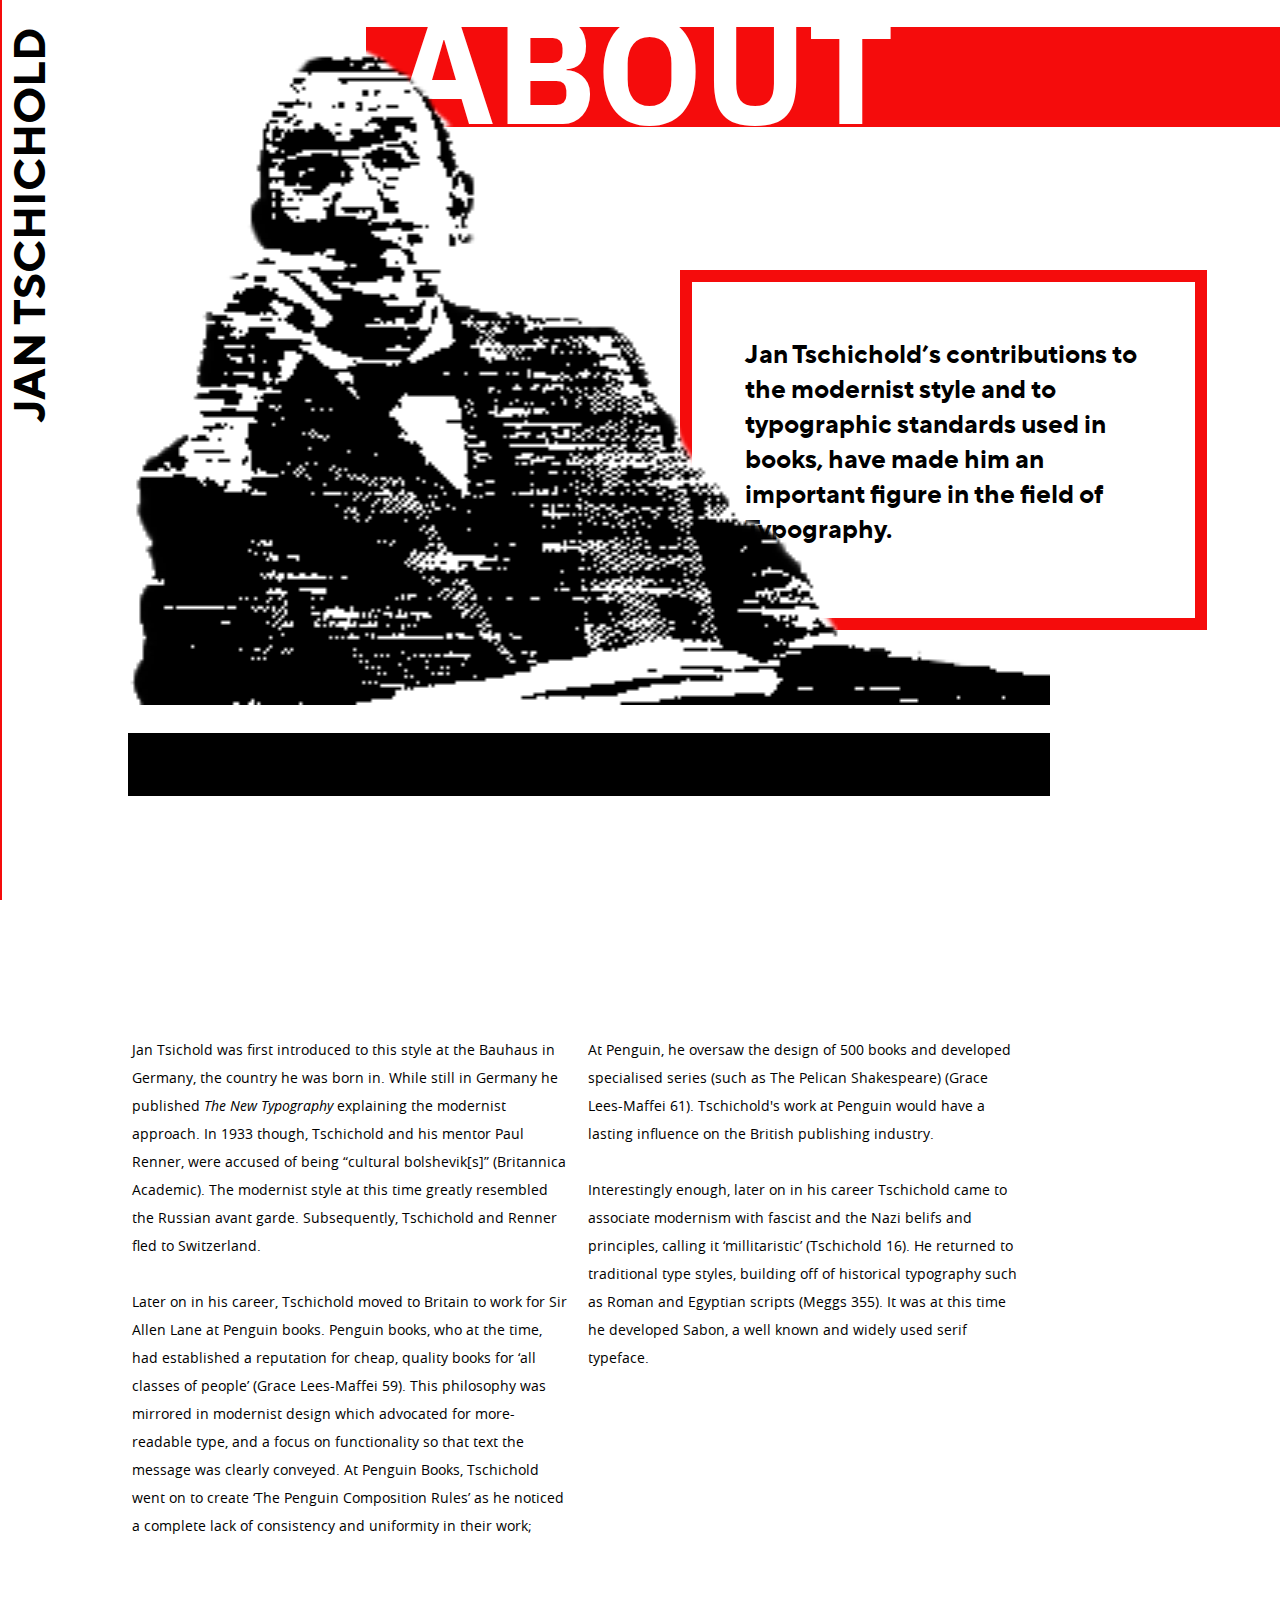
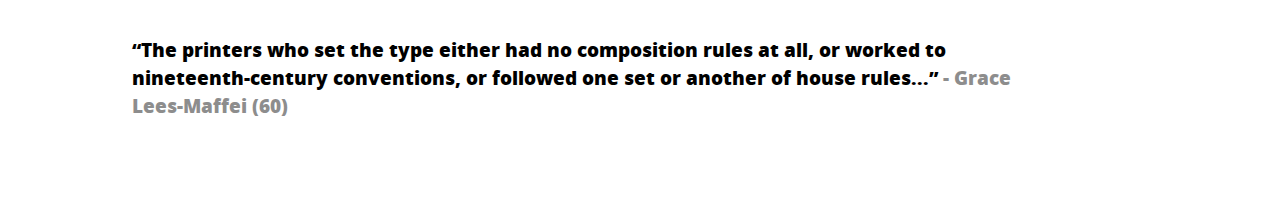
<file: index.html>
<!DOCTYPE html>
<html lang="en">

<head>
    <meta charset="utf-8">
    <meta name="viewport" content="width=device-width, initial-scale=1.0">
    <title>Jan Tchichold</title>
    <link rel="stylesheet" href="css/design.css">
</head>

<body>
    <header>
        <nav>
            <div class="mainNav">
                <div class="navHeadingContainer" onclick="openNav()">
                    <h1 class="navHeading">JAN TSCHICHOLD</h1>
                </div>
                <div class="hamburgerMenu" onclick="openNav()">
                    <svg class="menuIcon" xmlns="http://www.w3.org/2000/svg" viewBox="0 0 812.5 611.25">
                        <g id="Layer_2" data-name="Layer 2">
                            <g id="Layer_1-2" data-name="Layer 1">
                                <path d="M0,561.25v-50H812.5v100H0Zm0-255v-50H812.5v100H0ZM0,50V0H812.5V100H0Z" />
                            </g>
                        </g>
                    </svg>
                </div>
                <div class="pageLinks">
                    <a href="index.html">ABOUT</a>
                    <a href="tNT.html">THE NEW TYPOGRAPHY</a>
                    <a href="influence.html">INFLUENCE</a>
                    <a href="sabon.html">SABON</a>
                    <a href="elementareTypographie.html">ELEMENTAIRE TYPOGRAPHIE</a>
                    <a href="references.html">REFERENCES</a>
                </div>


            </div>
        </nav>
    </header>
    <main class="mainContent">
        <div class="aboutContent">
            <div class="headerContainer">
                <h1 class="pageHeadingAbout">ABOUT</h1>
            </div>
            <div class="mainPoint">
                <p class="redOutline">Jan Tschichold’s contributions to the modernist style and to
                    typographic standards used
                    in books,
                    have made him an important figure in the field of Typography.</p>
            </div>
            <div class="aboutPghs">
                <p class="aboutP1"> Jan Tsichold was first introduced
                    to this style at the Bauhaus in Germany, the country he was born in. While still in Germany he
                    published <i class="openItalics">The New Typography</i> explaining the modernist approach. In 1933
                    though, Tschichold
                    and
                    his mentor Paul Renner, were accused of being “cultural bolshevik[s]” (Britannica Academic). The
                    modernist style at this time greatly resembled the Russian avant garde. Subsequently, Tschichold
                    and Renner fled to Switzerland.
                    <br><br>Later on in his career, Tschichold moved to Britain to work for Sir Allen Lane at Penguin
                    books.
                    Penguin books, who at the time, had established a reputation for cheap, quality books for ‘all
                    classes of people’ (Grace Lees-Maffei 59). This philosophy was mirrored in modernist design which
                    advocated for more-readable type, and a focus on functionality so that text the message was clearly
                    conveyed. At Penguin Books, Tschichold went on to create ‘The Penguin Composition Rules’ as he
                    noticed a complete lack of consistency and uniformity in their work;
                </p>

                <p class="aboutP2">
                    At Penguin, he oversaw the design of 500 books and developed specialised series (such as The Pelican
                    Shakespeare)
                    (Grace Lees-Maffei 61). Tschichold's work at Penguin would have a lasting influence on the British
                    publishing industry.
                    <br><br>Interestingly enough, later on in his career Tschichold came to associate modernism with
                    fascist and the Nazi belifs
                    and principles, calling it ‘millitaristic’ (Tschichold 16). He returned to traditional type styles,
                    building
                    off of historical typography such as Roman and Egyptian scripts (Meggs 355). It was at this time he
                    developed Sabon,
                    a well known and widely used serif typeface.
                </p>
            </div>
            <blockquote class="aboutQuote"> <q>The printers who set the type either had no composition rules at all, or
                    worked to nineteenth-century conventions, or followed one set or another of house rules...</q>
                <span class="greyText"> - Grace Lees-Maffei (60)</span>
            </blockquote>

        </div>
        <div class="janPhotoContainer">
            <img class="janPhoto" src="img/dynamicjan.png" alt="Jan Tschichold">
            <div class="blkSeparator"></div>
        </div>


    </main>

    <!-- js link at the end of the body bc it must load the body before the js can do anything -->
    <script src="js/main.js"></script>
</body>


</html>
</file>
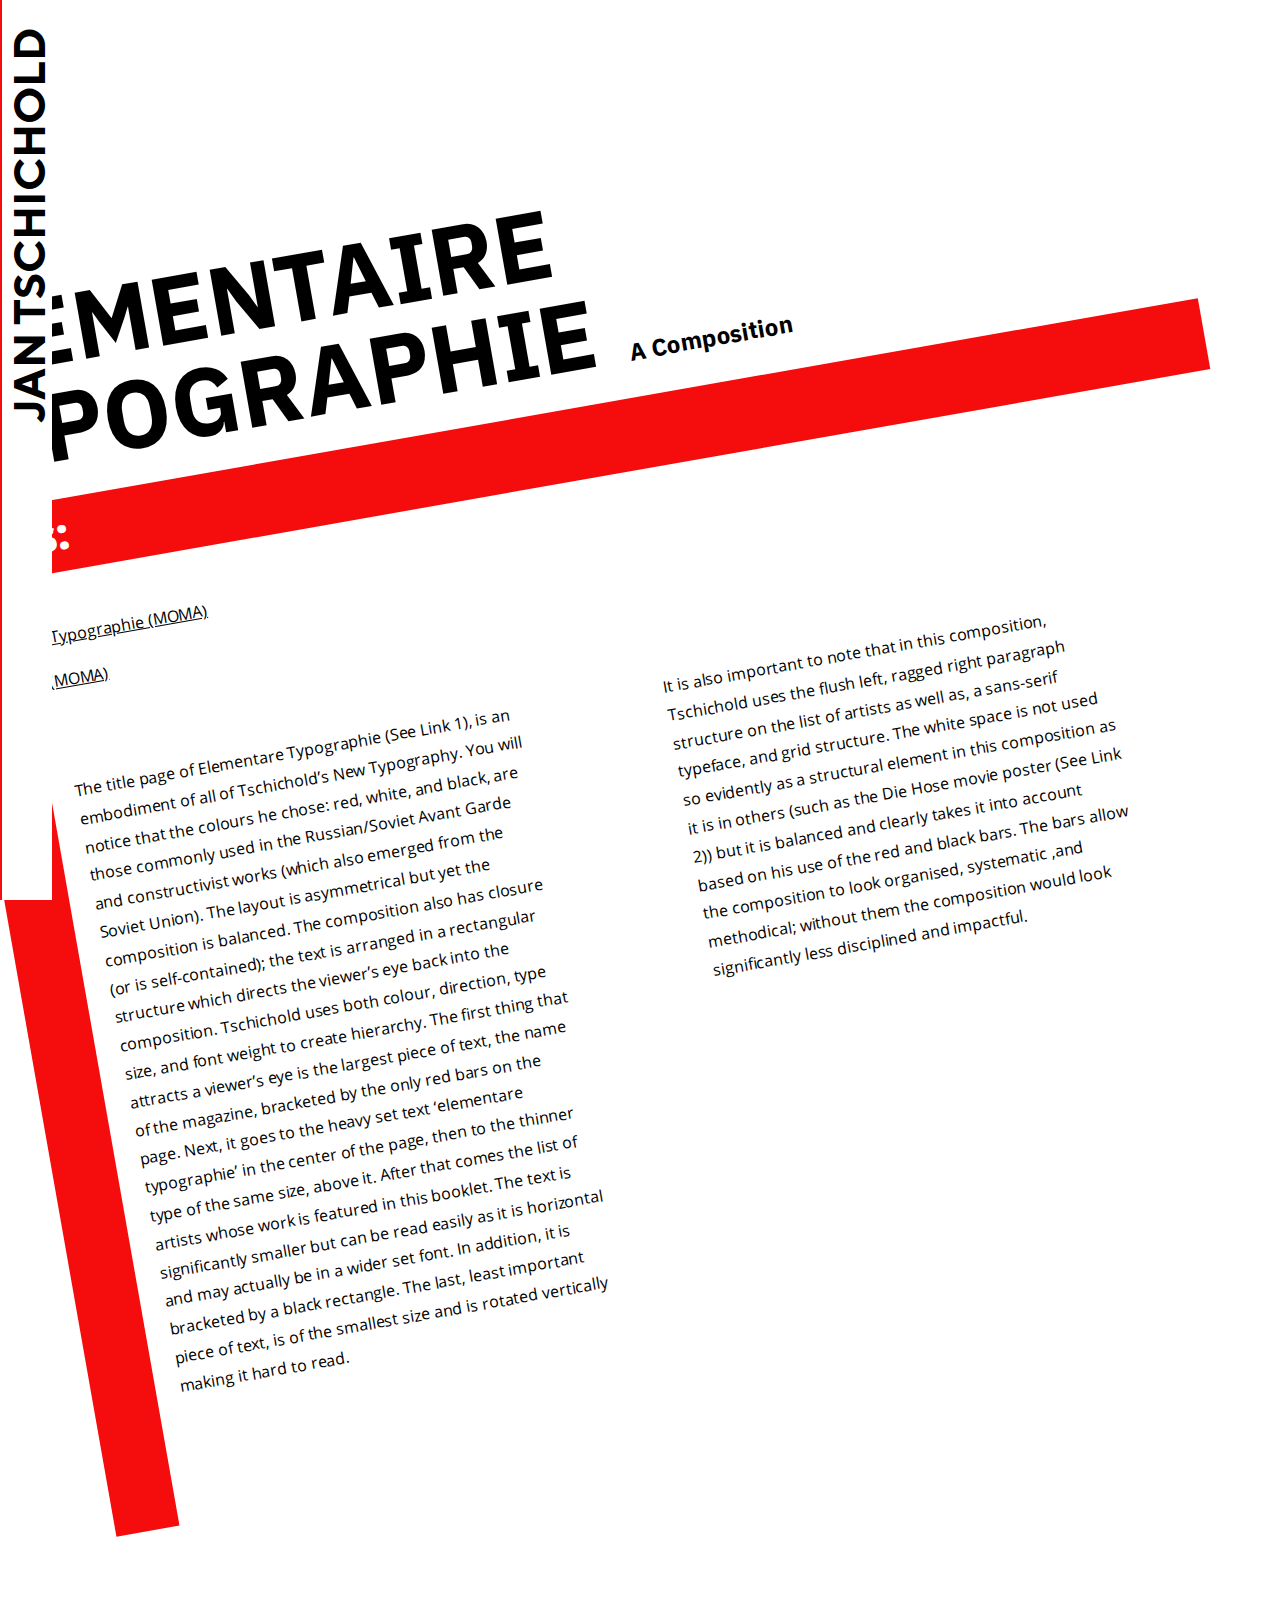
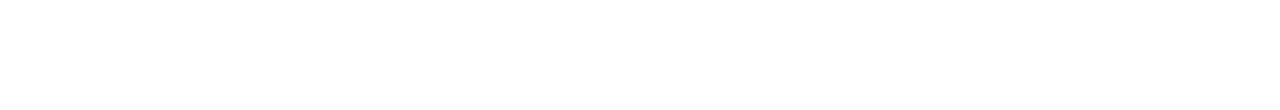
<file: elementareTypographie.html>
<!DOCTYPE html>
<html lang="en">

<head>
    <meta charset="utf-8">
    <meta name="viewport" content="width=device-width, initial-scale=1.0">
    <title>Javascript template</title>
    <link rel="stylesheet" href="css/design.css">
</head>


<body>
    <nav>
        <div class="mainNav">
            <div class="navHeadingContainer" onclick="openNav()">
                <h1 class="navHeading">JAN TSCHICHOLD</h1>
            </div>
            <div class="hamburgerMenu" onclick="openNav()">
                <svg class="menuIcon" xmlns="http://www.w3.org/2000/svg" viewBox="0 0 812.5 611.25">
                    <g id="Layer_2" data-name="Layer 2">
                        <g id="Layer_1-2" data-name="Layer 1">
                            <path d="M0,561.25v-50H812.5v100H0Zm0-255v-50H812.5v100H0ZM0,50V0H812.5V100H0Z" />
                        </g>
                    </g>
                </svg>
            </div>
            <div class="pageLinks">
                <a href="index.html">ABOUT</a>
                <a href="tNT.html">THE NEW TYPOGRAPHY</a>
                <a href="influence.html">INFLUENCE</a>
                <a href="sabon.html">SABON</a>
                <a href="elementareTypographie.html">ELEMENTAIRE TYPOGRAPHIE</a>
                <a href="references.html">REFERENCES</a>
            </div>


        </div>
    </nav>
    </header>
    <main class="etmainContent">
        <div class="etContent">
            <div class="etheading">
                <h1 class="etMHeading">ELEMENTAIRE <br>TYPOGRAPHIE</h1>
                <h2 class="etSubheading">A Composition</h2>
            </div>

            <div class="linksHeading">
                <h2>Links:</h2>
            </div>
            <div class="links">
                <br> <a
                    href="https://www.artres.com/C.aspx?VP3=ViewBox_VPage&VBID=2UN365OQ9B28W&IT=ZoomImageTemplate01_VForm&IID=2UNTWAQG78LE&PN=54&CT=Search&SF=0">Elementare
                    Typographie (MOMA)</a>
                <br><br> <a
                    href="https://www.artres.com/C.aspx?VP3=ViewBox_VPage&VBID=2UN365OQ9RHNP&IT=ZoomImageTemplate01_VForm&IID=2UNTWA21G4SO&PN=3&CT=Search&SF=0">Die
                    House (MOMA)</a>
            </div>


            <div class="etText">
                <div class="etPghs">
                    <p class="etp1">The title page of Elementare Typographie (See Link 1), is an embodiment of all
                        of Tschichold’s New Typography. You will notice that the colours he chose: red,
                        white, and black, are those commonly used in the Russian/Soviet Avant Garde
                        and constructivist works (which also emerged from the Soviet Union). The layout
                        is asymmetrical but yet the composition is balanced. The composition also has
                        closure (or is self-contained); the text is arranged in a rectangular structure
                        which directs the viewer’s eye back into the composition. Tschichold uses both
                        colour, direction, type size, and font weight to create hierarchy. The first
                        thing that attracts a viewer’s eye is the largest piece of text, the name of
                        the magazine, bracketed by the only red bars on the page. Next, it goes to the
                        heavy set text ‘elementare typographie’ in the center of the page, then to the
                        thinner type of the same size, above it. After that comes the list of artists
                        whose work is featured in this booklet. The text is significantly smaller but
                        can be read easily as it is horizontal and may actually be in a wider set font.
                        In addition, it is bracketed by a black rectangle. The last, least important piece of
                        text, is of the smallest size and is rotated vertically making it hard to read.
                    </p>
                    <p class="etp2">It is also important to note that in this composition, Tschichold uses the flush
                        left, ragged right paragraph structure on the list of artists as well as, a
                        sans-serif typeface, and grid structure. The white space is not used so
                        evidently as a structural element in this composition as it is in others
                        (such as the Die Hose movie poster (See Link 2)) but it is balanced and
                        clearly takes it into account based on his use of the red and black bars.
                        The bars allow the composition to look organised, systematic ,and methodical;
                        without them the composition would look significantly less disciplined and impactful.
                    </p>

                </div>



            </div>


        </div>

    </main>

    <!-- js link at the end of the body bc it must load the body before the js can do anything -->
    <script src="js/main.js"></script>
</body>


</html>
</file>
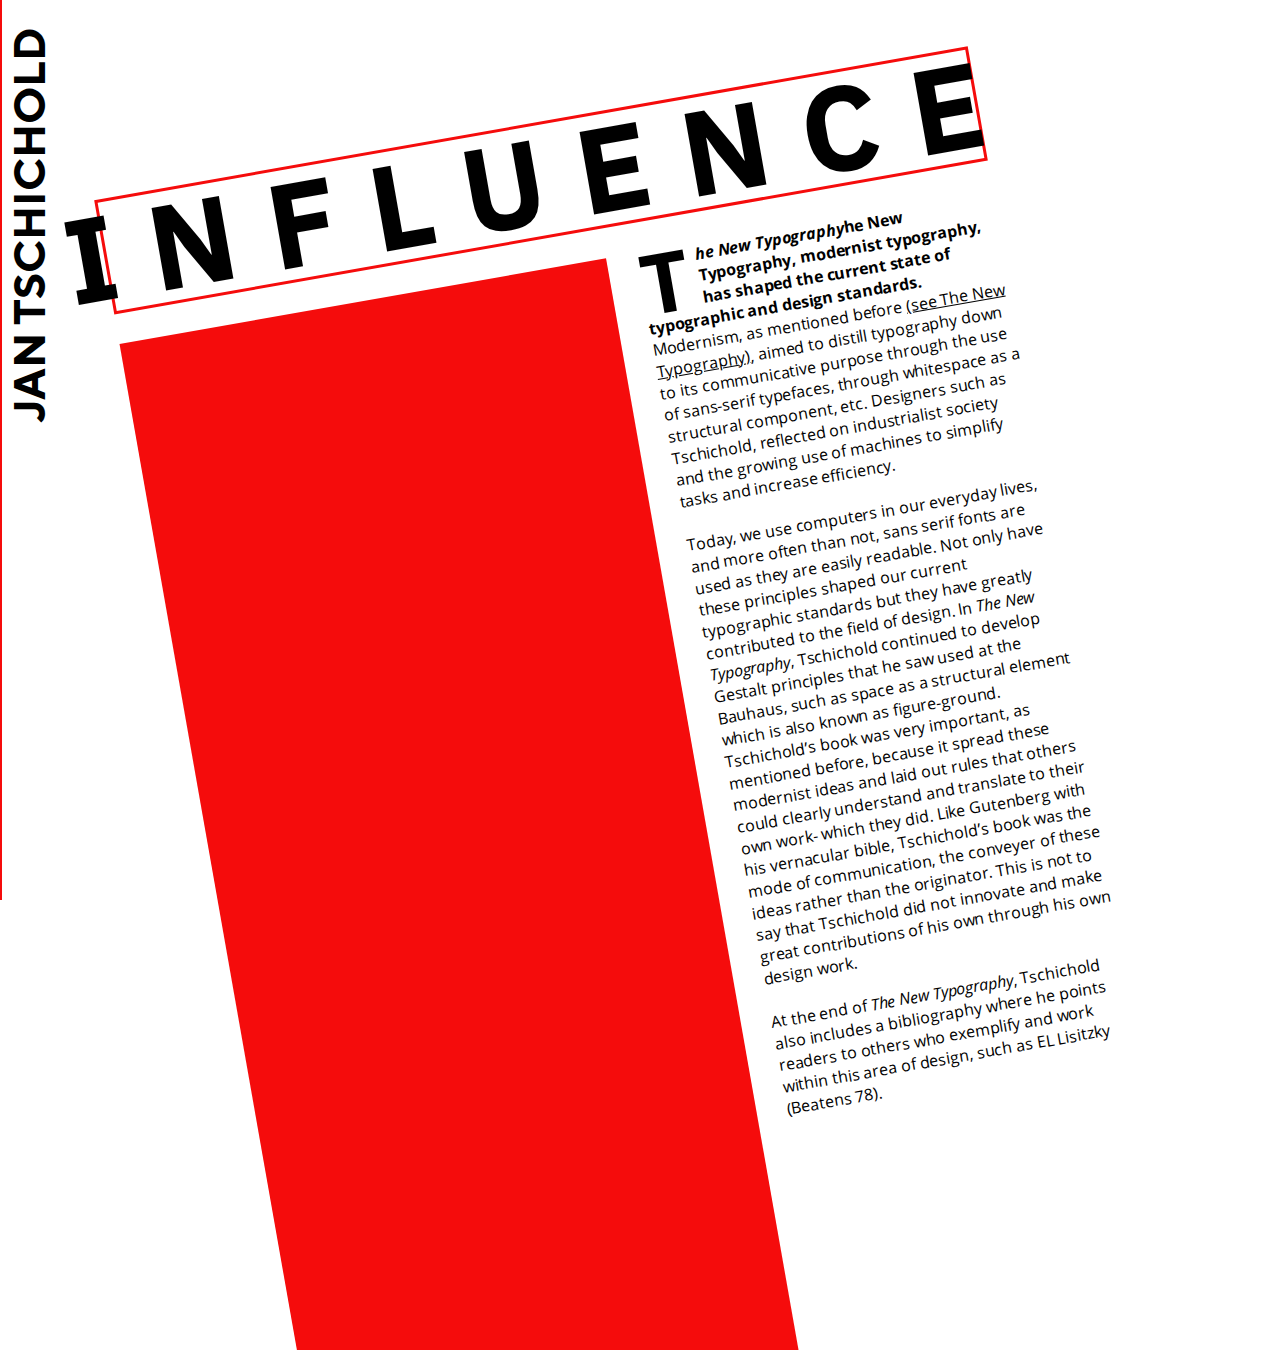
<file: influence.html>
<!DOCTYPE html>
<html lang="en">

<head>
    <meta charset="utf-8">
    <meta name="viewport" content="width=device-width, initial-scale=1.0">
    <title>Javascript template</title>
    <link rel="stylesheet" href="css/design.css">
</head>


<body>
    <nav>
        <div class="mainNav">
            <div class="navHeadingContainer" onclick="openNav()">
                <h1 class="navHeading">JAN TSCHICHOLD</h1>
            </div>
            <div class="hamburgerMenu" onclick="openNav()">
                <svg class="menuIcon" xmlns="http://www.w3.org/2000/svg" viewBox="0 0 812.5 611.25">
                    <g id="Layer_2" data-name="Layer 2">
                        <g id="Layer_1-2" data-name="Layer 1">
                            <path d="M0,561.25v-50H812.5v100H0Zm0-255v-50H812.5v100H0ZM0,50V0H812.5V100H0Z" />
                        </g>
                    </g>
                </svg>
            </div>
            <div class="pageLinks">
                <a href="index.html">ABOUT</a>
                <a href="tNT.html">THE NEW TYPOGRAPHY</a>
                <a href="influence.html">INFLUENCE</a>
                <a href="sabon.html">SABON</a>
                <a href="elementareTypographie.html">ELEMENTAIRE TYPOGRAPHIE</a>
                <a href="references.html">REFERENCES</a>
            </div>


        </div>
    </nav>
    </header>
    <main class="inflmainContent">
        <div class="influenceContent">
            <h1 class="influenceHead">INFLUENCE</h1>
            <div class="redBlock"></div>
            <p class="inflluenceText"><span class="bold"><span class="dropcap">T</span><i class="boldOpenItalics">he New
                        Typography</i>he New Typography, modernist typography, has shaped the current state of
                    typographic
                    and design standards.</span> Modernism, as mentioned before <a class="inlineLink"
                    href="tNT.html">(see The New
                    Typography)</a>, aimed to distill
                typography down to its communicative purpose through the use of sans-serif typefaces,
                through whitespace as a structural component, etc. Designers such as Tschichold,
                reflected on industrialist society and the growing use of machines to simplify
                tasks and increase efficiency.
                <br><br>Today, we use computers in our everyday lives,
                and more often than not, sans serif fonts are used as they are easily readable.
                Not only have these principles shaped our current typographic standards but they
                have greatly contributed to the field of design. In <i class="openItalics">The New Typography</i>,
                Tschichold
                continued to develop Gestalt principles that he saw used at the Bauhaus, such as
                space as a structural element which is also known as figure-ground. Tschichold’s
                book was very important, as mentioned before, because it spread these modernist
                ideas and laid out rules that others could clearly understand and translate to
                their own work- which they did. Like Gutenberg with his vernacular bible, Tschichold’s
                book was the mode of communication, the conveyer of these ideas rather than the originator.
                This is not to say that Tschichold did not innovate and make great contributions of his own
                through his own design work.
                <br><br>At the end of <i class="openItalics">The New Typography</i>, Tschichold also includes a
                bibliography where he points readers to others who exemplify and work within this area of
                design, such as EL Lisitzky (Beatens 78).
            </p>
        </div>

    </main>
    <!-- js link at the end of the body bc it must load the body before the js can do anything -->
    <script src="js/main.js"></script>
</body>


</html>
</file>
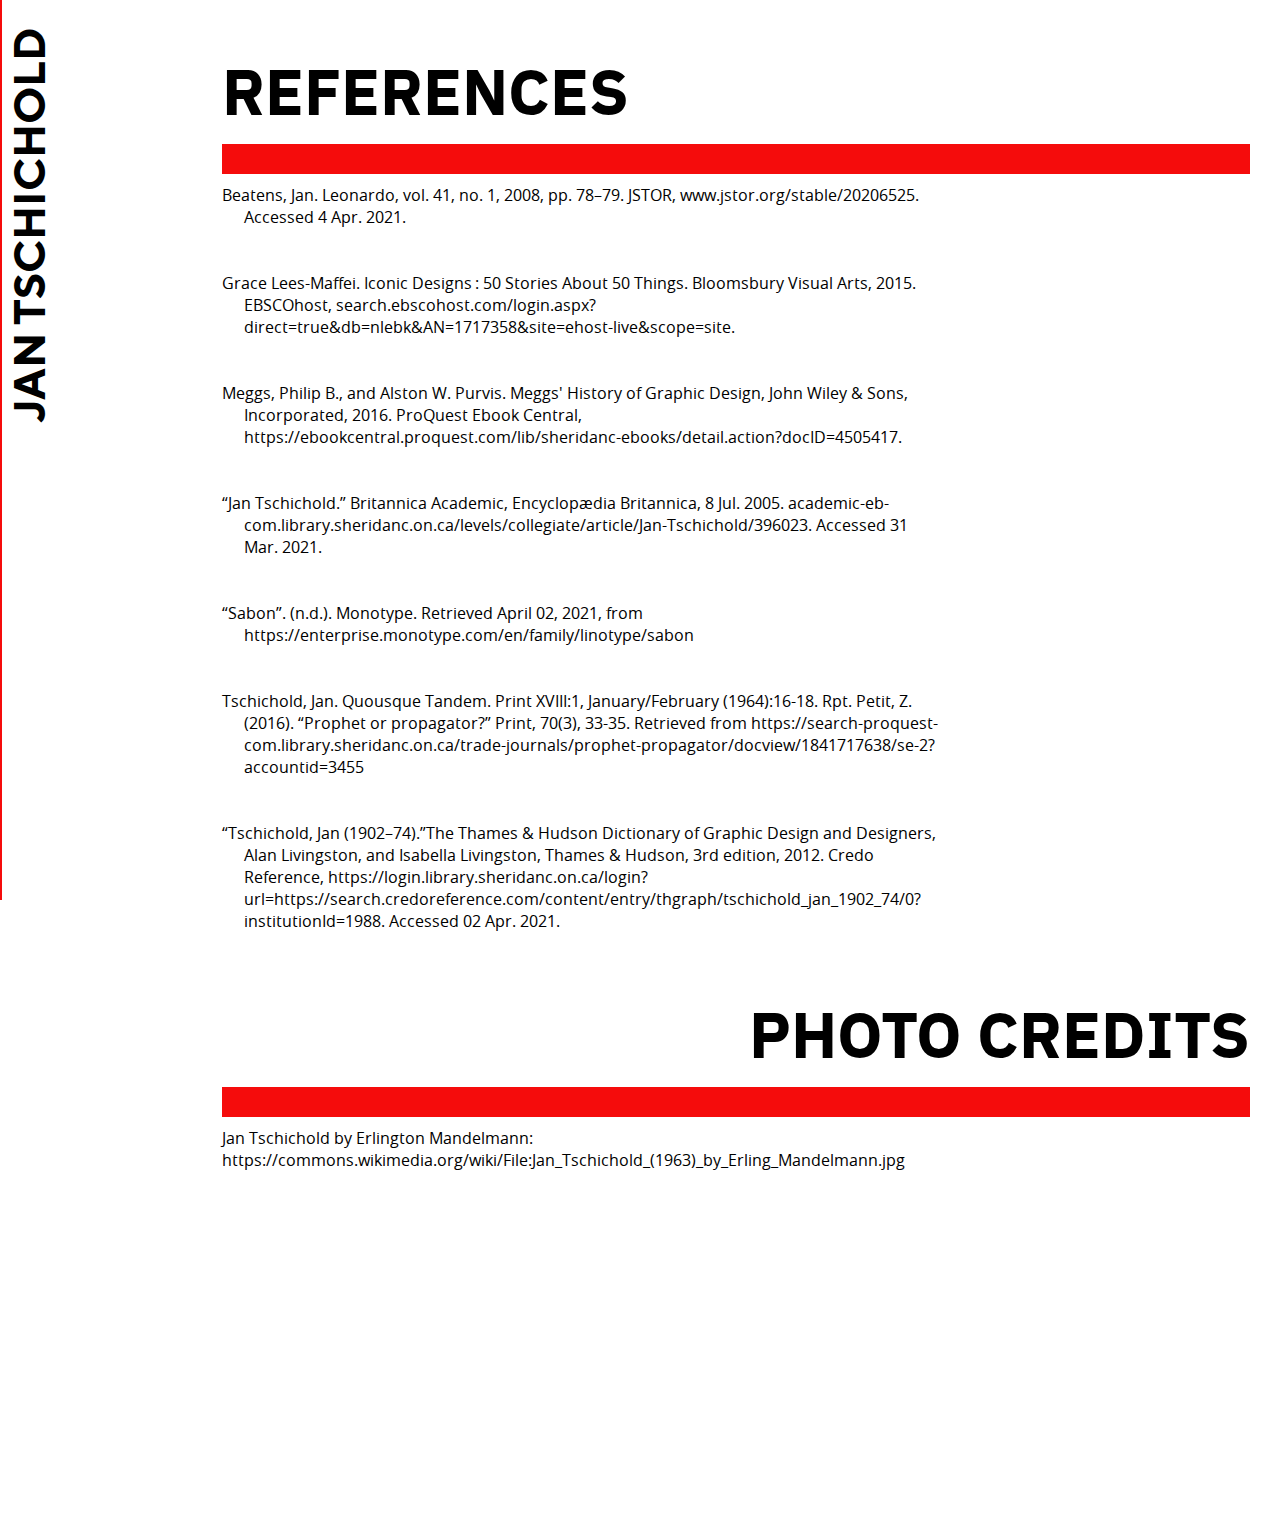
<file: references.html>
<!DOCTYPE html>
<html lang="en">

<head>
    <meta charset="utf-8">
    <meta name="viewport" content="width=device-width, initial-scale=1.0">
    <title>Javascript template</title>
    <link rel="stylesheet" href="css/design.css">
</head>


<body>
    <header>
        <nav>
            <div class="mainNav">
                <div class="navHeadingContainer" onclick="openNav()">
                    <h1 class="navHeading">JAN TSCHICHOLD</h1>
                </div>
                <div class="hamburgerMenu" onclick="openNav()">
                    <svg class="menuIcon" xmlns="http://www.w3.org/2000/svg" viewBox="0 0 812.5 611.25">
                        <g id="Layer_2" data-name="Layer 2">
                            <g id="Layer_1-2" data-name="Layer 1">
                                <path d="M0,561.25v-50H812.5v100H0Zm0-255v-50H812.5v100H0ZM0,50V0H812.5V100H0Z" />
                            </g>
                        </g>
                    </svg>
                </div>
                <div class="pageLinks">
                    <a href="index.html">ABOUT</a>
                    <a href="tNT.html">THE NEW TYPOGRAPHY</a>
                    <a href="influence.html">INFLUENCE</a>
                    <a href="sabon.html">SABON</a>
                    <a href="elementareTypographie.html">ELEMENTAIRE TYPOGRAPHIE</a>
                    <a href="references.html">REFERENCES</a>
                </div>


            </div>
        </nav>
    </header>
    <main class="mainContent">
        <div class="refContent">
            <h1 class="refTitle">REFERENCES</h1>
            <div class="redBar refUnderline"></div>
            <div class="references">
                <p class="hangingindent">Beatens, Jan. Leonardo, vol. 41, no. 1, 2008, pp. 78–79.
                    JSTOR, www.jstor.org/stable/20206525. Accessed 4 Apr. 2021. </p>
                <br><br>
                <p class="hangingindent">Grace Lees-Maffei. Iconic Designs : 50 Stories About 50 Things.
                    Bloomsbury Visual Arts, 2015. EBSCOhost,
                    search.ebscohost.com/login.aspx?direct=true&db=nlebk&AN=1717358&site=ehost-live&scope=site.</p>
                <br><br>
                <p class="hangingindent">Meggs, Philip B., and Alston W. Purvis. Meggs' History of Graphic
                    Design, John Wiley & Sons, Incorporated, 2016. ProQuest Ebook Central,
                    https://ebookcentral.proquest.com/lib/sheridanc-ebooks/detail.action?docID=4505417.</p>
                <br><br>
                <p class="hangingindent">“Jan Tschichold.” Britannica Academic, Encyclopædia Britannica, 8
                    Jul. 2005. academic-eb-com.library.sheridanc.on.ca/levels/collegiate/article/Jan-Tschichold/396023.
                    Accessed 31 Mar. 2021.</p>
                <br><br>
                <p class="hangingindent">“Sabon”. (n.d.). Monotype. Retrieved April 02, 2021, from
                    https://enterprise.monotype.com/en/family/linotype/sabon</p>
                <br><br>
                <p class="hangingindent">Tschichold, Jan. Quousque Tandem. Print XVIII:1, January/February
                    (1964):16-18. Rpt. Petit, Z. (2016). “Prophet or propagator?” Print, 70(3), 33-35. Retrieved from
                    https://search-proquest-com.library.sheridanc.on.ca/trade-journals/prophet-propagator/docview/1841717638/se-2?accountid=3455
                </p>
                <br><br>
                <p class="hangingindent">“Tschichold, Jan (1902–74).”The Thames & Hudson Dictionary of
                    Graphic Design and Designers, Alan Livingston, and Isabella Livingston, Thames & Hudson, 3rd
                    edition, 2012. Credo Reference,
                    https://login.library.sheridanc.on.ca/login?url=https://search.credoreference.com/content/entry/thgraph/tschichold_jan_1902_74/0?institutionId=1988.
                    Accessed 02 Apr. 2021.</p>
            </div>
            <h2 class="imgRefTitle">PHOTO CREDITS</h2>
            <div class="redBar photoCredUnderline"></div>

            <div class="imgRef">
                <h2>Jan Tschichold by Erlington Mandelmann:</h2>
                <p>https://commons.wikimedia.org/wiki/File:Jan_Tschichold_(1963)_by_Erling_Mandelmann.jpg</p>
            </div>
        </div>

    </main>


    <!-- js link at the end of the body bc it must load the body before the js can do anything -->
    <script src="js/main.js"></script>
</body>


</html>
</file>
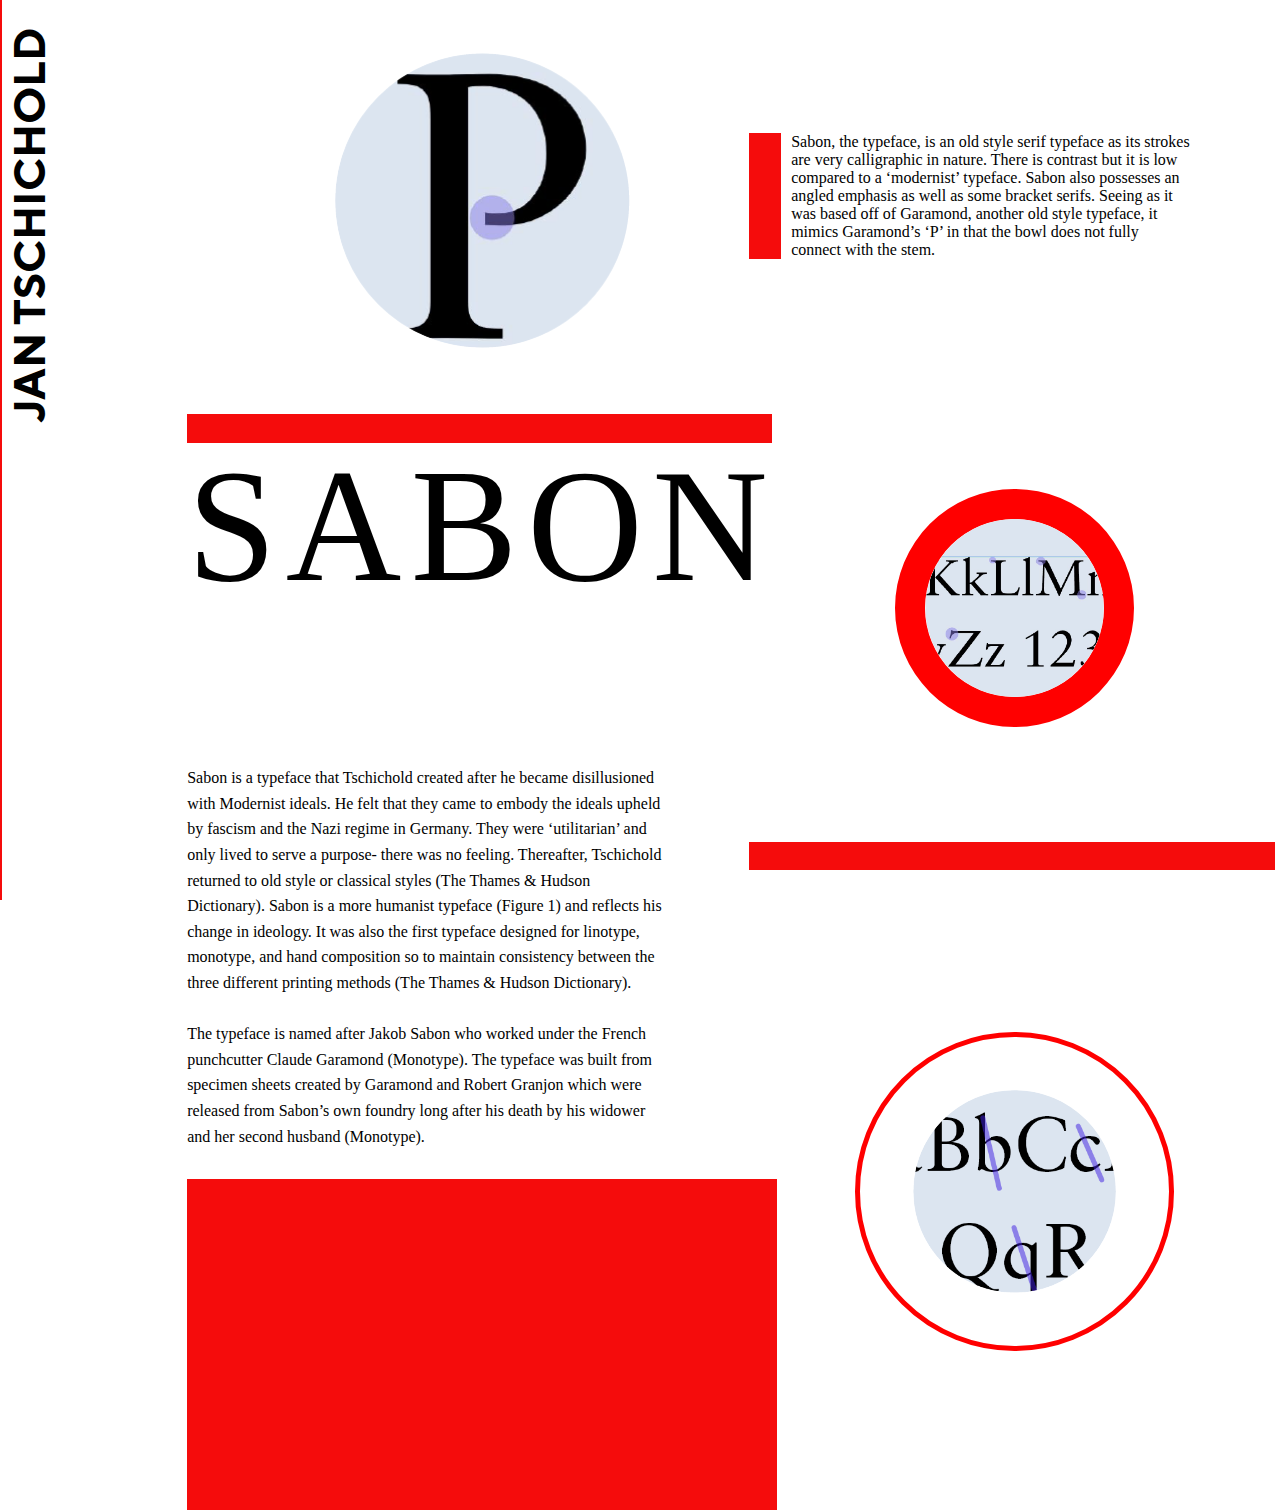
<file: sabon.html>
<!DOCTYPE html>
<html lang="en">

<head>
    <meta charset="utf-8">
    <meta name="viewport" content="width=device-width, initial-scale=1.0">
    <title>Javascript template</title>
    <link rel="stylesheet" href="css/design.css">
    <link href="https://fast.fonts.net/cssapi/2cb57212-10ea-406a-87e8-6ab9ab09dbf2.css" rel="stylesheet" />
</head>


<body>
    <header>
        <nav>
            <div class="mainNav">
                <div class="navHeadingContainer" onclick="openNav()">
                    <h1 class="navHeading">JAN TSCHICHOLD</h1>
                </div>
                <div class="hamburgerMenu" onclick="openNav()">
                    <svg class="menuIcon" xmlns="http://www.w3.org/2000/svg" viewBox="0 0 812.5 611.25">
                        <g id="Layer_2" data-name="Layer 2">
                            <g id="Layer_1-2" data-name="Layer 1">
                                <path d="M0,561.25v-50H812.5v100H0Zm0-255v-50H812.5v100H0ZM0,50V0H812.5V100H0Z" />
                            </g>
                        </g>
                    </svg>
                </div>
                <div class="pageLinks">
                    <a href="index.html">ABOUT</a>
                    <a href="tNT.html">THE NEW TYPOGRAPHY</a>
                    <a href="influence.html">INFLUENCE</a>
                    <a href="sabon.html">SABON</a>
                    <a href="elementareTypographie.html">ELEMENTAIRE TYPOGRAPHIE</a>
                    <a href="references.html">REFERENCES</a>
                </div>


            </div>
        </nav>
    </header>
    <main class="sabonMainContent">
        <div class="leftColumn">
            <img class="pBowl" src="img/p.png" alt="Bowl of P">
            <div class="redDivider"></div>
            <h1>SABON</h1>
            <p class="sabonHist">Sabon is a typeface that Tschichold created after he became disillusioned
                with Modernist ideals. He felt that they came to embody the ideals upheld by fascism and
                the Nazi regime in Germany. They were ‘utilitarian’ and only lived to serve a purpose-
                there was no feeling. Thereafter, Tschichold returned to old style or classical styles
                (The Thames & Hudson Dictionary). Sabon is a more humanist typeface (Figure 1) and reflects
                his change in ideology. It was also the first typeface designed for linotype, monotype, and
                hand composition so to maintain consistency between the three different printing methods
                (The Thames & Hudson Dictionary).
                <br><br>The typeface is named after Jakob Sabon who worked under the French punchcutter Claude Garamond
                (Monotype). The typeface was built from specimen sheets created by Garamond and Robert Granjon
                which were released from Sabon’s own foundry long after his death by his widower and her second
                husband (Monotype).

            </p>
            <div class="redBoxSabon"></div>
        </div>
        <div class="rightColumn">
            <div class="sabonClassFormat">
                <div class="redDivider"></div>
                <p class="sabonClassification">Sabon, the typeface, is an old style serif typeface as its
                    strokes are very calligraphic in nature. There is contrast but it is low compared to
                    a ‘modernist’ typeface. Sabon also possesses an angled emphasis as well as some bracket
                    serifs. Seeing as it was based off of Garamond, another old style typeface, it mimics
                    Garamond’s ‘P’ in that the bowl does not fully connect with the stem.
                </p>

            </div>

            <img class="sabonBracketsImg" src="img/brackets.png" alt="Bracketed Serifs">
            <div class="redDivider rdRc"></div>
            <img class="sabonEmph" src="img/Emphasis.png" alt="Emphasis or Stress">

    </main>
    </div>

    </main>


    <!-- js link at the end of the body bc it must load the body before the js can do anything -->
    <script src="js/main.js"></script>
</body>


</html>
</file>
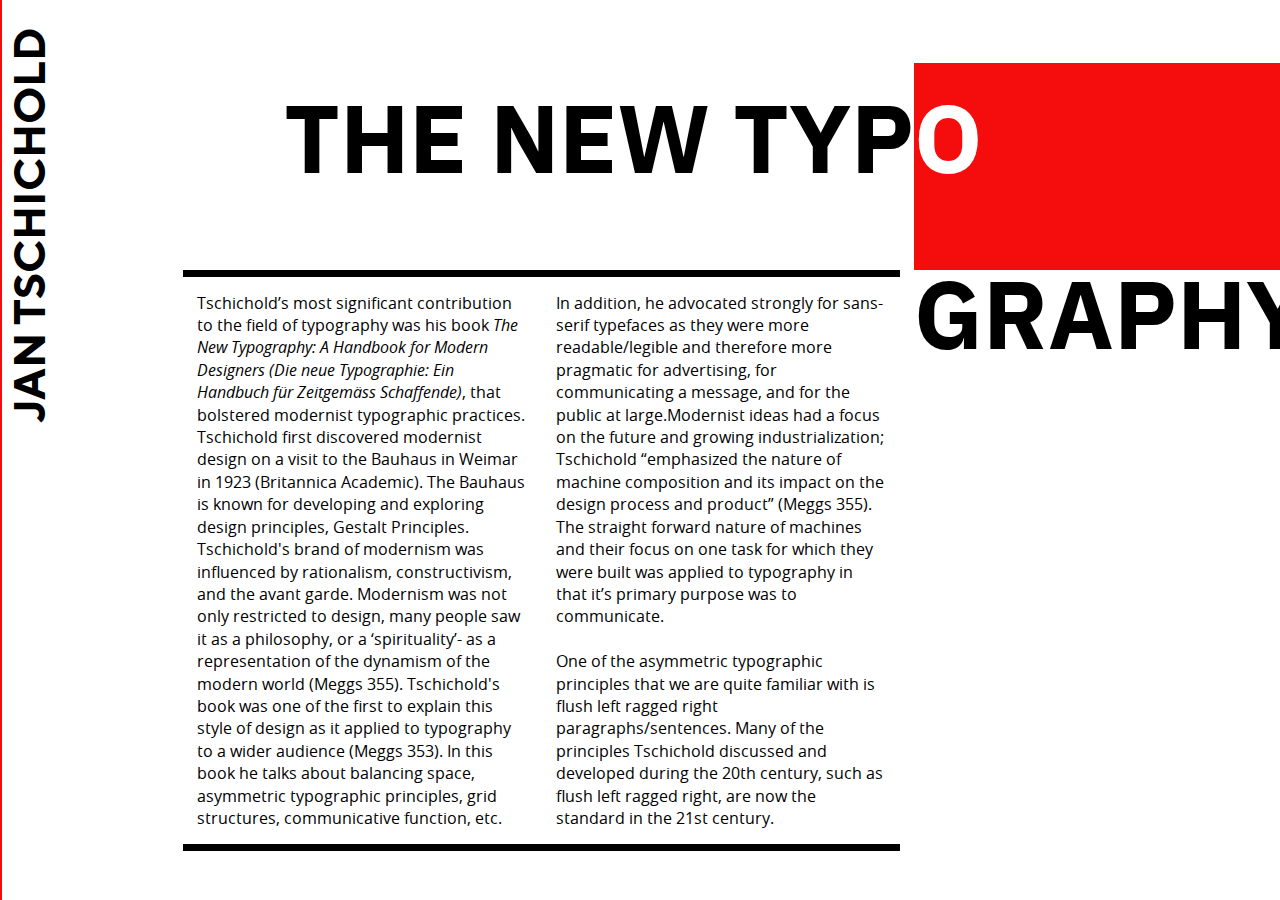
<file: tNT.html>
<!DOCTYPE html>
<html lang="en">

<head>
    <meta charset="utf-8">
    <meta name="viewport" content="width=device-width, initial-scale=1.0">
    <title>Javascript template</title>
    <link rel="stylesheet" href="css/design.css">
</head>


<body>
    <header>
        <nav>
            <div class="mainNav tntNav">
                <div class="navHeadingContainer" onclick="openNav()">
                    <h1 class="navHeading">JAN TSCHICHOLD</h1>
                </div>
                <div class="hamburgerMenu" onclick="openNav()">
                    <svg class="menuIcon" xmlns="http://www.w3.org/2000/svg" viewBox="0 0 812.5 611.25">
                        <g id="Layer_2" data-name="Layer 2">
                            <g id="Layer_1-2" data-name="Layer 1">
                                <path d="M0,561.25v-50H812.5v100H0Zm0-255v-50H812.5v100H0ZM0,50V0H812.5V100H0Z" />
                            </g>
                        </g>
                    </svg>
                </div>
                <div class="pageLinks">
                    <a href="index.html">ABOUT</a>
                    <a href="tNT.html">THE NEW TYPOGRAPHY</a>
                    <a href="influence.html">INFLUENCE</a>
                    <a href="sabon.html">SABON</a>
                    <a href="elementareTypographie.html">ELEMENTAIRE TYPOGRAPHIE</a>
                    <a href="references.html">REFERENCES</a>
                </div>


            </div>
        </nav>
    </header>
    <main class="tntMainContent">
        <div class="tntHeading headingPt1">THE NEW TYP</div>
        <div class="pghContainerTNT">
            <p class="tntP1">Tschichold’s most significant contribution to the field of typography was his book
                <i class="openItalics">The New Typography: A Handbook for Modern Designers (Die neue Typographie: Ein
                    Handbuch für Zeitgemäss Schaffende)</i>, that bolstered modernist typographic practices.
                Tschichold first discovered modernist design on a visit to the Bauhaus in Weimar in
                1923 (Britannica Academic). The Bauhaus is known for developing and exploring design
                principles, Gestalt Principles. Tschichold's brand of modernism was influenced by
                rationalism, constructivism, and the avant garde. Modernism was not only restricted
                to design, many people saw it as a philosophy, or a ‘spirituality’- as a representation
                of the dynamism of the modern world (Meggs 355). Tschichold's book was one of the first
                to explain this style of design as it applied to typography to a wider audience
                (Meggs 353). In this book he talks about balancing space, asymmetric typographic
                principles, grid structures, communicative function, etc.
            </p>
            <p class="tntP2">In addition, he advocated strongly for sans-serif typefaces as they were more
                readable/legible and therefore more pragmatic for advertising, for communicating a
                message, and for the public at large.Modernist ideas had a focus on the future and
                growing industrialization; Tschichold “emphasized the nature of machine composition
                and its impact on the design process and product” (Meggs 355). The straight forward
                nature of machines and their focus on one task for which they were built was applied
                to typography in that it’s primary purpose was to communicate.
                <br> <br>One of the asymmetric typographic principles that we are quite familiar with is flush
                left ragged right paragraphs/sentences. Many of the principles Tschichold discussed and
                developed during the 20th century, such as flush left ragged right, are now the standard
                in the 21st century.
            </p>
        </div>
        <div class="headingPt2 tntHeading">
            <h1>O</h1>
        </div>
        <div class="tntHeading headingPt3">GRAPHY</div>




    </main>

    <!-- js link at the end of the body bc it must load the body before the js can do anything -->
    <script src="js/main.js"></script>
</body>


</html>
</file>
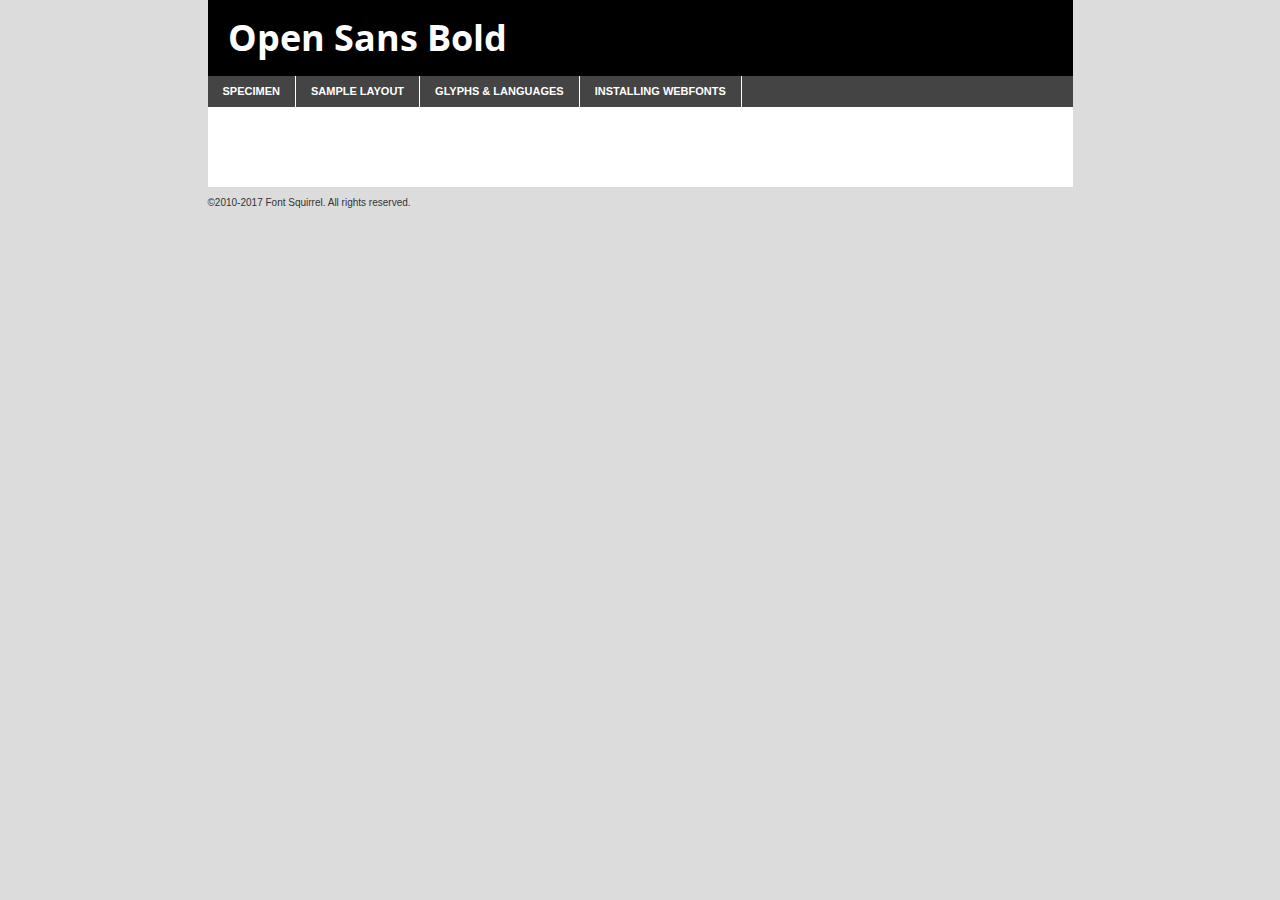
<file: fonts/Open Sans/opensans-bold-demo.html>
<!DOCTYPE html PUBLIC "-//W3C//DTD XHTML 1.0 Transitional//EN"
	"http://www.w3.org/TR/xhtml1/DTD/xhtml1-transitional.dtd">

<html xmlns="http://www.w3.org/1999/xhtml" xml:lang="en" lang="en">
<head>
	<meta http-equiv="Content-Type" content="text/html; charset=utf-8" />
	<script src="http://ajax.googleapis.com/ajax/libs/jquery/1.7.2/jquery.min.js" type="text/javascript" charset="utf-8"></script>
	<script type="text/javascript">
	(function($){$.fn.easyTabs=function(option){var param=jQuery.extend({fadeSpeed:"fast",defaultContent:1,activeClass:'active'},option);$(this).each(function(){var thisId="#"+this.id;if(param.defaultContent==''){param.defaultContent=1;}
	if(typeof param.defaultContent=="number")
	{var defaultTab=$(thisId+" .tabs li:eq("+(param.defaultContent-1)+") a").attr('href').substr(1);}else{var defaultTab=param.defaultContent;}
	$(thisId+" .tabs li a").each(function(){var tabToHide=$(this).attr('href').substr(1);$("#"+tabToHide).addClass('easytabs-tab-content');});hideAll();changeContent(defaultTab);function hideAll(){$(thisId+" .easytabs-tab-content").hide();}
	function changeContent(tabId){hideAll();$(thisId+" .tabs li").removeClass(param.activeClass);$(thisId+" .tabs li a[href=#"+tabId+"]").closest('li').addClass(param.activeClass);if(param.fadeSpeed!="none")
	{$(thisId+" #"+tabId).fadeIn(param.fadeSpeed);}else{$(thisId+" #"+tabId).show();}}
	$(thisId+" .tabs li").click(function(){var tabId=$(this).find('a').attr('href').substr(1);changeContent(tabId);return false;});});}})(jQuery);
	</script>
	<link rel="stylesheet" href="specimen_files/specimen_stylesheet.css" type="text/css" charset="utf-8" />
	<link rel="stylesheet" href="stylesheet.css" type="text/css" charset="utf-8" />

	<style type="text/css">
					body{
				font-family: 'open_sansbold';
							}
		</style>

	<title>Open Sans Bold Specimen</title>
	
	
	<script type="text/javascript" charset="utf-8">
		$(document).ready(function() {
			$('#container').easyTabs({defaultContent:1});
		});
	</script>
</head>

<body>
<div id="container">
	<div id="header">
		Open Sans Bold	</div>
	<ul class="tabs">
		<li><a href="#specimen">Specimen</a></li>
		<li><a href="#layout">Sample Layout</a></li>
				<li><a href="#glyphs">Glyphs &amp; Languages</a></li>
		<li><a href="#installing">Installing Webfonts</a></li>
		
	</ul>
	
	<div id="main_content">

		
			<div id="specimen">
		
				<div class="section">
					<div class="grid12 firstcol">
						<div class="huge">AaBb</div>
					</div>
				</div>
		
				<div class="section">
					<div class="glyph_range">A&#x200B;B&#x200b;C&#x200b;D&#x200b;E&#x200b;F&#x200b;G&#x200b;H&#x200b;I&#x200b;J&#x200b;K&#x200b;L&#x200b;M&#x200b;N&#x200b;O&#x200b;P&#x200b;Q&#x200b;R&#x200b;S&#x200b;T&#x200b;U&#x200b;V&#x200b;W&#x200b;X&#x200b;Y&#x200b;Z&#x200b;a&#x200b;b&#x200b;c&#x200b;d&#x200b;e&#x200b;f&#x200b;g&#x200b;h&#x200b;i&#x200b;j&#x200b;k&#x200b;l&#x200b;m&#x200b;n&#x200b;o&#x200b;p&#x200b;q&#x200b;r&#x200b;s&#x200b;t&#x200b;u&#x200b;v&#x200b;w&#x200b;x&#x200b;y&#x200b;z&#x200b;1&#x200b;2&#x200b;3&#x200b;4&#x200b;5&#x200b;6&#x200b;7&#x200b;8&#x200b;9&#x200b;0&#x200b;&amp;&#x200b;.&#x200b;,&#x200b;?&#x200b;!&#x200b;&#64;&#x200b;(&#x200b;)&#x200b;#&#x200b;$&#x200b;%&#x200b;*&#x200b;+&#x200b;-&#x200b;=&#x200b;:&#x200b;;</div>
				</div>
				<div class="section">
					<div class="grid12 firstcol">
						<table class="sample_table">
							<tr><td>10</td><td class="size10">abcdefghijklmnopqrstuvwxyzABCDEFGHIJKLMNOPQRSTUVWXYZ0123456789abcdefghijklmnopqrstuvwxyzABCDEFGHIJKLMNOPQRSTUVWXYZ0123456789abcdefghijklmnopqrstuvwxyzABCDEFGHIJKLMNOPQRSTUVWXYZ</td></tr>
							<tr><td>11</td><td class="size11">abcdefghijklmnopqrstuvwxyzABCDEFGHIJKLMNOPQRSTUVWXYZ0123456789abcdefghijklmnopqrstuvwxyzABCDEFGHIJKLMNOPQRSTUVWXYZ0123456789abcdefghijklmnopqrstuvwxyzABCDEFGHIJKLMNOPQRSTUVWXYZ</td></tr>
							<tr><td>12</td><td class="size12">abcdefghijklmnopqrstuvwxyzABCDEFGHIJKLMNOPQRSTUVWXYZ0123456789abcdefghijklmnopqrstuvwxyzABCDEFGHIJKLMNOPQRSTUVWXYZ0123456789abcdefghijklmnopqrstuvwxyzABCDEFGHIJKLMNOPQRSTUVWXYZ</td></tr>
							<tr><td>13</td><td class="size13">abcdefghijklmnopqrstuvwxyzABCDEFGHIJKLMNOPQRSTUVWXYZ0123456789abcdefghijklmnopqrstuvwxyzABCDEFGHIJKLMNOPQRSTUVWXYZ0123456789abcdefghijklmnopqrstuvwxyzABCDEFGHIJKLMNOPQRSTUVWXYZ</td></tr>
							<tr><td>14</td><td class="size14">abcdefghijklmnopqrstuvwxyzABCDEFGHIJKLMNOPQRSTUVWXYZ0123456789abcdefghijklmnopqrstuvwxyzABCDEFGHIJKLMNOPQRSTUVWXYZ0123456789abcdefghijklmnopqrstuvwxyzABCDEFGHIJKLMNOPQRSTUVWXYZ</td></tr>
							<tr><td>16</td><td class="size16">abcdefghijklmnopqrstuvwxyzABCDEFGHIJKLMNOPQRSTUVWXYZ0123456789abcdefghijklmnopqrstuvwxyzABCDEFGHIJKLMNOPQRSTUVWXYZ</td></tr>
							<tr><td>18</td><td class="size18">abcdefghijklmnopqrstuvwxyzABCDEFGHIJKLMNOPQRSTUVWXYZ0123456789abcdefghijklmnopqrstuvwxyzABCDEFGHIJKLMNOPQRSTUVWXYZ</td></tr>
							<tr><td>20</td><td class="size20">abcdefghijklmnopqrstuvwxyzABCDEFGHIJKLMNOPQRSTUVWXYZ0123456789abcdefghijklmnopqrstuvwxyzABCDEFGHIJKLMNOPQRSTUVWXYZ</td></tr>
							<tr><td>24</td><td class="size24">abcdefghijklmnopqrstuvwxyzABCDEFGHIJKLMNOPQRSTUVWXYZ0123456789abcdefghijklmnopqrstuvwxyzABCDEFGHIJKLMNOPQRSTUVWXYZ</td></tr>
							<tr><td>30</td><td class="size30">abcdefghijklmnopqrstuvwxyzABCDEFGHIJKLMNOPQRSTUVWXYZ0123456789abcdefghijklmnopqrstuvwxyzABCDEFGHIJKLMNOPQRSTUVWXYZ</td></tr>
							<tr><td>36</td><td class="size36">abcdefghijklmnopqrstuvwxyzABCDEFGHIJKLMNOPQRSTUVWXYZ0123456789abcdefghijklmnopqrstuvwxyzABCDEFGHIJKLMNOPQRSTUVWXYZ</td></tr>
							<tr><td>48</td><td class="size48">abcdefghijklmnopqrstuvwxyzABCDEFGHIJKLMNOPQRSTUVWXYZ0123456789abcdefghijklmnopqrstuvwxyzABCDEFGHIJKLMNOPQRSTUVWXYZ</td></tr>
							<tr><td>60</td><td class="size60">abcdefghijklmnopqrstuvwxyzABCDEFGHIJKLMNOPQRSTUVWXYZ0123456789abcdefghijklmnopqrstuvwxyzABCDEFGHIJKLMNOPQRSTUVWXYZ</td></tr>
							<tr><td>72</td><td class="size72">abcdefghijklmnopqrstuvwxyzABCDEFGHIJKLMNOPQRSTUVWXYZ0123456789abcdefghijklmnopqrstuvwxyzABCDEFGHIJKLMNOPQRSTUVWXYZ</td></tr>
							<tr><td>90</td><td class="size90">abcdefghijklmnopqrstuvwxyzABCDEFGHIJKLMNOPQRSTUVWXYZ0123456789abcdefghijklmnopqrstuvwxyzABCDEFGHIJKLMNOPQRSTUVWXYZ</td></tr>
						</table>
				
					</div>
			
				</div>
		
		
		
								<div class="section" id="bodycomparison">


										<div id="xheight">
				<div class="fontbody">&#x25FC;&#x25FC;&#x25FC;&#x25FC;&#x25FC;&#x25FC;&#x25FC;&#x25FC;&#x25FC;&#x25FC;&#x25FC;&#x25FC;&#x25FC;&#x25FC;&#x25FC;&#x25FC;&#x25FC;&#x25FC;&#x25FC;&#x25FC;&#x25FC;&#x25FC;&#x25FC;&#x25FC;&#x25FC;&#x25FC;&#x25FC;&#x25FC;&#x25FC;&#x25FC;&#x25FC;&#x25FC;&#x25FC;&#x25FC;&#x25FC;&#x25FC;&#x25FC;&#x25FC;&#x25FC;&#x25FC;&#x25FC;&#x25FC;&#x25FC;&#x25FC;&#x25FC;&#x25FC;&#x25FC;&#x25FC;&#x25FC;&#x25FC;&#x25FC;&#x25FC;&#x25FC;&#x25FC;&#x25FC;&#x25FC;&#x25FC;&#x25FC;&#x25FC;&#x25FC;&#x25FC;&#x25FC;&#x25FC;&#x25FC;&#x25FC;&#x25FC;&#x25FC;&#x25FC;&#x25FC;&#x25FC;&#x25FC;&#x25FC;&#x25FC;&#x25FC;&#x25FC;&#x25FC;&#x25FC;&#x25FC;&#x25FC;&#x25FC;&#x25FC;&#x25FC;&#x25FC;&#x25FC;&#x25FC;&#x25FC;&#x25FC;&#x25FC;&#x25FC;&#x25FC;&#x25FC;&#x25FC;&#x25FC;&#x25FC;&#x25FC;&#x25FC;&#x25FC;&#x25FC;&#x25FC;body</div><div class="arialbody">body</div><div class="verdanabody">body</div><div class="georgiabody">body</div></div>
										<div class="fontbody" style="z-index:1">
											body<span>Open Sans Bold</span>
										</div>
										<div class="arialbody" style="z-index:1">
											body<span>Arial</span>
										</div>
										<div class="verdanabody" style="z-index:1">
											body<span>Verdana</span>
										</div>
										<div class="georgiabody" style="z-index:1">
											body<span>Georgia</span>
										</div>



								</div>
		
		
				<div class="section psample psample_row1" id="">
					
					<div class="grid2 firstcol">
						<p class="size10"><span>10.</span>Aenean lacinia bibendum nulla sed consectetur. Fusce dapibus, tellus ac cursus commodo, tortor mauris condimentum nibh, ut fermentum massa justo sit amet risus. Nullam id dolor id nibh ultricies vehicula ut id elit. Cum sociis natoque penatibus et magnis dis parturient montes, nascetur ridiculus mus. Nulla vitae elit libero, a pharetra augue.</p>
			
					</div>
					<div class="grid3">
						<p class="size11"><span>11.</span>Aenean lacinia bibendum nulla sed consectetur. Fusce dapibus, tellus ac cursus commodo, tortor mauris condimentum nibh, ut fermentum massa justo sit amet risus. Nullam id dolor id nibh ultricies vehicula ut id elit. Cum sociis natoque penatibus et magnis dis parturient montes, nascetur ridiculus mus. Nulla vitae elit libero, a pharetra augue.</p>
			
					</div>
					<div class="grid3">
						<p class="size12"><span>12.</span>Aenean lacinia bibendum nulla sed consectetur. Fusce dapibus, tellus ac cursus commodo, tortor mauris condimentum nibh, ut fermentum massa justo sit amet risus. Nullam id dolor id nibh ultricies vehicula ut id elit. Cum sociis natoque penatibus et magnis dis parturient montes, nascetur ridiculus mus. Nulla vitae elit libero, a pharetra augue.</p>
			
					</div>
					<div class="grid4">
						<p class="size13"><span>13.</span>Aenean lacinia bibendum nulla sed consectetur. Fusce dapibus, tellus ac cursus commodo, tortor mauris condimentum nibh, ut fermentum massa justo sit amet risus. Nullam id dolor id nibh ultricies vehicula ut id elit. Cum sociis natoque penatibus et magnis dis parturient montes, nascetur ridiculus mus. Nulla vitae elit libero, a pharetra augue.</p>
			
					</div>
					<div class="white_blend"></div>
					
				</div>
				<div class="section psample psample_row2" id="">
					<div class="grid3 firstcol">
						<p class="size14"><span>14.</span>Aenean lacinia bibendum nulla sed consectetur. Fusce dapibus, tellus ac cursus commodo, tortor mauris condimentum nibh, ut fermentum massa justo sit amet risus. Nullam id dolor id nibh ultricies vehicula ut id elit. Cum sociis natoque penatibus et magnis dis parturient montes, nascetur ridiculus mus. Nulla vitae elit libero, a pharetra augue.</p>
			
					</div>
					<div class="grid4">
						<p class="size16"><span>16.</span>Aenean lacinia bibendum nulla sed consectetur. Fusce dapibus, tellus ac cursus commodo, tortor mauris condimentum nibh, ut fermentum massa justo sit amet risus. Nullam id dolor id nibh ultricies vehicula ut id elit. Cum sociis natoque penatibus et magnis dis parturient montes, nascetur ridiculus mus. Nulla vitae elit libero, a pharetra augue.</p>
			
					</div>
					<div class="grid5">
						<p class="size18"><span>18.</span>Aenean lacinia bibendum nulla sed consectetur. Fusce dapibus, tellus ac cursus commodo, tortor mauris condimentum nibh, ut fermentum massa justo sit amet risus. Nullam id dolor id nibh ultricies vehicula ut id elit. Cum sociis natoque penatibus et magnis dis parturient montes, nascetur ridiculus mus. Nulla vitae elit libero, a pharetra augue.</p>
			
					</div>

					<div class="white_blend"></div>

				</div>
				
				<div class="section psample psample_row3" id="">
					<div class="grid5 firstcol">
						<p class="size20"><span>20.</span>Aenean lacinia bibendum nulla sed consectetur. Fusce dapibus, tellus ac cursus commodo, tortor mauris condimentum nibh, ut fermentum massa justo sit amet risus. Nullam id dolor id nibh ultricies vehicula ut id elit. Cum sociis natoque penatibus et magnis dis parturient montes, nascetur ridiculus mus. Nulla vitae elit libero, a pharetra augue.</p>
					</div>
					<div class="grid7">
						<p class="size24"><span>24.</span>Aenean lacinia bibendum nulla sed consectetur. Fusce dapibus, tellus ac cursus commodo, tortor mauris condimentum nibh, ut fermentum massa justo sit amet risus. Nullam id dolor id nibh ultricies vehicula ut id elit. Cum sociis natoque penatibus et magnis dis parturient montes, nascetur ridiculus mus. Nulla vitae elit libero, a pharetra augue.</p>
					</div>
					
					<div class="white_blend"></div>
					
				</div>
				
				<div class="section psample psample_row4" id="">
					<div class="grid12 firstcol">
						<p class="size30"><span>30.</span>Aenean lacinia bibendum nulla sed consectetur. Fusce dapibus, tellus ac cursus commodo, tortor mauris condimentum nibh, ut fermentum massa justo sit amet risus. Nullam id dolor id nibh ultricies vehicula ut id elit. Cum sociis natoque penatibus et magnis dis parturient montes, nascetur ridiculus mus. Nulla vitae elit libero, a pharetra augue.</p>
					</div>
					<div class="white_blend"></div>
					
				</div>
				
				
				
				<div class="section psample psample_row1 fullreverse">
					<div class="grid2 firstcol">
						<p class="size10"><span>10.</span>Aenean lacinia bibendum nulla sed consectetur. Fusce dapibus, tellus ac cursus commodo, tortor mauris condimentum nibh, ut fermentum massa justo sit amet risus. Nullam id dolor id nibh ultricies vehicula ut id elit. Cum sociis natoque penatibus et magnis dis parturient montes, nascetur ridiculus mus. Nulla vitae elit libero, a pharetra augue.</p>
			
					</div>
					<div class="grid3">
						<p class="size11"><span>11.</span>Aenean lacinia bibendum nulla sed consectetur. Fusce dapibus, tellus ac cursus commodo, tortor mauris condimentum nibh, ut fermentum massa justo sit amet risus. Nullam id dolor id nibh ultricies vehicula ut id elit. Cum sociis natoque penatibus et magnis dis parturient montes, nascetur ridiculus mus. Nulla vitae elit libero, a pharetra augue.</p>
			
					</div>
					<div class="grid3">
						<p class="size12"><span>12.</span>Aenean lacinia bibendum nulla sed consectetur. Fusce dapibus, tellus ac cursus commodo, tortor mauris condimentum nibh, ut fermentum massa justo sit amet risus. Nullam id dolor id nibh ultricies vehicula ut id elit. Cum sociis natoque penatibus et magnis dis parturient montes, nascetur ridiculus mus. Nulla vitae elit libero, a pharetra augue.</p>
			
					</div>
					<div class="grid4">
						<p class="size13"><span>13.</span>Aenean lacinia bibendum nulla sed consectetur. Fusce dapibus, tellus ac cursus commodo, tortor mauris condimentum nibh, ut fermentum massa justo sit amet risus. Nullam id dolor id nibh ultricies vehicula ut id elit. Cum sociis natoque penatibus et magnis dis parturient montes, nascetur ridiculus mus. Nulla vitae elit libero, a pharetra augue.</p>
			
					</div>
					<div class="black_blend"></div>
					
				</div>
				
				<div class="section psample psample_row2 fullreverse">
					<div class="grid3 firstcol">
						<p class="size14"><span>14.</span>Aenean lacinia bibendum nulla sed consectetur. Fusce dapibus, tellus ac cursus commodo, tortor mauris condimentum nibh, ut fermentum massa justo sit amet risus. Nullam id dolor id nibh ultricies vehicula ut id elit. Cum sociis natoque penatibus et magnis dis parturient montes, nascetur ridiculus mus. Nulla vitae elit libero, a pharetra augue.</p>
			
					</div>
					<div class="grid4">
						<p class="size16"><span>16.</span>Aenean lacinia bibendum nulla sed consectetur. Fusce dapibus, tellus ac cursus commodo, tortor mauris condimentum nibh, ut fermentum massa justo sit amet risus. Nullam id dolor id nibh ultricies vehicula ut id elit. Cum sociis natoque penatibus et magnis dis parturient montes, nascetur ridiculus mus. Nulla vitae elit libero, a pharetra augue.</p>
			
					</div>
					<div class="grid5">
						<p class="size18"><span>18.</span>Aenean lacinia bibendum nulla sed consectetur. Fusce dapibus, tellus ac cursus commodo, tortor mauris condimentum nibh, ut fermentum massa justo sit amet risus. Nullam id dolor id nibh ultricies vehicula ut id elit. Cum sociis natoque penatibus et magnis dis parturient montes, nascetur ridiculus mus. Nulla vitae elit libero, a pharetra augue.</p>
			
					</div>
					<div class="black_blend"></div>

				</div>
				
				<div class="section psample fullreverse psample_row3" id="">
					<div class="grid5 firstcol">
						<p class="size20"><span>20.</span>Aenean lacinia bibendum nulla sed consectetur. Fusce dapibus, tellus ac cursus commodo, tortor mauris condimentum nibh, ut fermentum massa justo sit amet risus. Nullam id dolor id nibh ultricies vehicula ut id elit. Cum sociis natoque penatibus et magnis dis parturient montes, nascetur ridiculus mus. Nulla vitae elit libero, a pharetra augue.</p>
					</div>
					<div class="grid7">
						<p class="size24"><span>24.</span>Aenean lacinia bibendum nulla sed consectetur. Fusce dapibus, tellus ac cursus commodo, tortor mauris condimentum nibh, ut fermentum massa justo sit amet risus. Nullam id dolor id nibh ultricies vehicula ut id elit. Cum sociis natoque penatibus et magnis dis parturient montes, nascetur ridiculus mus. Nulla vitae elit libero, a pharetra augue.</p>
					</div>
					
					<div class="black_blend"></div>
					
				</div>
				
				<div class="section psample fullreverse psample_row4" id="" style="border-bottom: 20px #000 solid;">
					<div class="grid12 firstcol">
						<p class="size30"><span>30.</span>Aenean lacinia bibendum nulla sed consectetur. Fusce dapibus, tellus ac cursus commodo, tortor mauris condimentum nibh, ut fermentum massa justo sit amet risus. Nullam id dolor id nibh ultricies vehicula ut id elit. Cum sociis natoque penatibus et magnis dis parturient montes, nascetur ridiculus mus. Nulla vitae elit libero, a pharetra augue.</p>
					</div>
					<div class="black_blend"></div>
					
				</div>
				
				
				
				
			</div>
			
			<div id="layout">
				
				<div class="section">
					
					<div class="grid12 firstcol">
						<h1>Lorem Ipsum Dolor</h1>
						<h2>Etiam porta sem malesuada magna mollis euismod</h2>
						
						<p class="byline">By <a href="#link">Aenean Lacinia</a></p>
					</div>
				</div>
				<div class="section">
					<div class="grid8 firstcol">
						<p class="large">Donec sed odio dui. Morbi leo risus, porta ac consectetur ac, vestibulum at eros. Fusce dapibus, tellus ac cursus commodo, tortor mauris condimentum nibh, ut fermentum massa justo sit amet risus. </p>

						
						<h3>Pellentesque ornare sem</h3>

						<p>Maecenas sed diam eget risus varius blandit sit amet non magna. Maecenas faucibus mollis interdum. Donec ullamcorper nulla non metus auctor fringilla. Nullam id dolor id nibh ultricies vehicula ut id elit. Nullam id dolor id nibh ultricies vehicula ut id elit. </p>

						<p>Aenean eu leo quam. Pellentesque ornare sem lacinia quam venenatis vestibulum. Lorem ipsum dolor sit amet, consectetur adipiscing elit. Cum sociis natoque penatibus et magnis dis parturient montes, nascetur ridiculus mus. </p>

						<p>Nulla vitae elit libero, a pharetra augue. Praesent commodo cursus magna, vel scelerisque nisl consectetur et. Aenean lacinia bibendum nulla sed consectetur. </p>

						<p>Nullam quis risus eget urna mollis ornare vel eu leo. Nullam quis risus eget urna mollis ornare vel eu leo. Maecenas sed diam eget risus varius blandit sit amet non magna. Donec ullamcorper nulla non metus auctor fringilla. </p>

						<h3>Cras mattis consectetur</h3>

						<p>Aenean eu leo quam. Pellentesque ornare sem lacinia quam venenatis vestibulum. Aenean lacinia bibendum nulla sed consectetur. Integer posuere erat a ante venenatis dapibus posuere velit aliquet. Cras mattis consectetur purus sit amet fermentum. </p>

						<p>Nullam id dolor id nibh ultricies vehicula ut id elit. Nullam quis risus eget urna mollis ornare vel eu leo. Cras mattis consectetur purus sit amet fermentum.</p>
					</div>
					
					<div class="grid4 sidebar">
						
						<div class="box reverse">
							<p class="last">Nullam quis risus eget urna mollis ornare vel eu leo. Donec ullamcorper nulla non metus auctor fringilla. Cras mattis consectetur purus sit amet fermentum. Sed posuere consectetur est at lobortis. Lorem ipsum dolor sit amet, consectetur adipiscing elit. </p>
						</div>
						
						<p class="caption">Maecenas sed diam eget risus varius.</p>

						<p>Vestibulum id ligula porta felis euismod semper. Integer posuere erat a ante venenatis dapibus posuere velit aliquet. Vestibulum id ligula porta felis euismod semper. Sed posuere consectetur est at lobortis. Maecenas sed diam eget risus varius blandit sit amet non magna. Fusce dapibus, tellus ac cursus commodo, tortor mauris condimentum nibh, ut fermentum massa justo sit amet risus. </p>

					

						<p>Duis mollis, est non commodo luctus, nisi erat porttitor ligula, eget lacinia odio sem nec elit. Aenean lacinia bibendum nulla sed consectetur. Vivamus sagittis lacus vel augue laoreet rutrum faucibus dolor auctor. Aenean lacinia bibendum nulla sed consectetur. Nullam quis risus eget urna mollis ornare vel eu leo. </p>

						<p>Praesent commodo cursus magna, vel scelerisque nisl consectetur et. Donec ullamcorper nulla non metus auctor fringilla. Maecenas faucibus mollis interdum. Fusce dapibus, tellus ac cursus commodo, tortor mauris condimentum nibh, ut fermentum massa justo sit amet risus. </p>

					</div>
				</div>
				
			</div>


			



		<div id="glyphs">
			<div class="section">
				<div class="grid12 firstcol">
			
				<h1>Language Support</h1>
				<p>The subset of Open Sans Bold in this kit supports the following languages:<br />
			
					Albanian, Basque, Breton, Chamorro, Danish, Dutch, English, Faroese, Finnish, French, Frisian, Galician, German, Icelandic, Italian, Malagasy, Norwegian, Portuguese, Spanish, Alsatian, Aragonese, Arapaho, Arrernte, Asturian, Aymara, Bislama, Cebuano, Corsican, Fijian, French_creole, Genoese, Gilbertese, Greenlandic, Haitian_creole, Hiligaynon, Hmong, Hopi, Ibanag, Iloko_ilokano, Indonesian, Interglossa_glosa, Interlingua, Irish_gaelic, Jerriais, Lojban, Lombard, Luxembourgeois, Manx, Mohawk, Norfolk_pitcairnese, Occitan, Oromo, Pangasinan, Papiamento, Piedmontese, Potawatomi, Rhaeto-romance, Romansh, Rotokas, Sami_lule, Samoan, Sardinian, Scots_gaelic, Seychelles_creole, Shona, Sicilian, Somali, Southern_ndebele, Swahili, Swati_swazi, Tagalog_filipino_pilipino, Tetum, Tok_pisin, Uyghur_latinized, Volapuk, Walloon, Warlpiri, Xhosa, Yapese, Zulu, Latinbasic, Ubasic, Demo				</p>
				<h1>Glyph Chart</h1>
				<p>The subset of Open Sans Bold in this kit includes all the glyphs listed below. Unicode entities are included above each glyph to help you insert individual characters into your layout.</p>
				<div id="glyph_chart">
			
																				 <div><p>&amp;#13;</p>&#13;</div>
																				 <div><p>&amp;#32;</p>&#32;</div>
																				 <div><p>&amp;#33;</p>&#33;</div>
																				 <div><p>&amp;#34;</p>&#34;</div>
																				 <div><p>&amp;#35;</p>&#35;</div>
																				 <div><p>&amp;#36;</p>&#36;</div>
																				 <div><p>&amp;#37;</p>&#37;</div>
																				 <div><p>&amp;#38;</p>&#38;</div>
																				 <div><p>&amp;#39;</p>&#39;</div>
																				 <div><p>&amp;#40;</p>&#40;</div>
																				 <div><p>&amp;#41;</p>&#41;</div>
																				 <div><p>&amp;#42;</p>&#42;</div>
																				 <div><p>&amp;#43;</p>&#43;</div>
																				 <div><p>&amp;#44;</p>&#44;</div>
																				 <div><p>&amp;#45;</p>&#45;</div>
																				 <div><p>&amp;#46;</p>&#46;</div>
																				 <div><p>&amp;#47;</p>&#47;</div>
																				 <div><p>&amp;#48;</p>&#48;</div>
																				 <div><p>&amp;#49;</p>&#49;</div>
																				 <div><p>&amp;#50;</p>&#50;</div>
																				 <div><p>&amp;#51;</p>&#51;</div>
																				 <div><p>&amp;#52;</p>&#52;</div>
																				 <div><p>&amp;#53;</p>&#53;</div>
																				 <div><p>&amp;#54;</p>&#54;</div>
																				 <div><p>&amp;#55;</p>&#55;</div>
																				 <div><p>&amp;#56;</p>&#56;</div>
																				 <div><p>&amp;#57;</p>&#57;</div>
																				 <div><p>&amp;#58;</p>&#58;</div>
																				 <div><p>&amp;#59;</p>&#59;</div>
																				 <div><p>&amp;#60;</p>&#60;</div>
																				 <div><p>&amp;#61;</p>&#61;</div>
																				 <div><p>&amp;#62;</p>&#62;</div>
																				 <div><p>&amp;#63;</p>&#63;</div>
																				 <div><p>&amp;#64;</p>&#64;</div>
																				 <div><p>&amp;#65;</p>&#65;</div>
																				 <div><p>&amp;#66;</p>&#66;</div>
																				 <div><p>&amp;#67;</p>&#67;</div>
																				 <div><p>&amp;#68;</p>&#68;</div>
																				 <div><p>&amp;#69;</p>&#69;</div>
																				 <div><p>&amp;#70;</p>&#70;</div>
																				 <div><p>&amp;#71;</p>&#71;</div>
																				 <div><p>&amp;#72;</p>&#72;</div>
																				 <div><p>&amp;#73;</p>&#73;</div>
																				 <div><p>&amp;#74;</p>&#74;</div>
																				 <div><p>&amp;#75;</p>&#75;</div>
																				 <div><p>&amp;#76;</p>&#76;</div>
																				 <div><p>&amp;#77;</p>&#77;</div>
																				 <div><p>&amp;#78;</p>&#78;</div>
																				 <div><p>&amp;#79;</p>&#79;</div>
																				 <div><p>&amp;#80;</p>&#80;</div>
																				 <div><p>&amp;#81;</p>&#81;</div>
																				 <div><p>&amp;#82;</p>&#82;</div>
																				 <div><p>&amp;#83;</p>&#83;</div>
																				 <div><p>&amp;#84;</p>&#84;</div>
																				 <div><p>&amp;#85;</p>&#85;</div>
																				 <div><p>&amp;#86;</p>&#86;</div>
																				 <div><p>&amp;#87;</p>&#87;</div>
																				 <div><p>&amp;#88;</p>&#88;</div>
																				 <div><p>&amp;#89;</p>&#89;</div>
																				 <div><p>&amp;#90;</p>&#90;</div>
																				 <div><p>&amp;#91;</p>&#91;</div>
																				 <div><p>&amp;#92;</p>&#92;</div>
																				 <div><p>&amp;#93;</p>&#93;</div>
																				 <div><p>&amp;#94;</p>&#94;</div>
																				 <div><p>&amp;#95;</p>&#95;</div>
																				 <div><p>&amp;#96;</p>&#96;</div>
																				 <div><p>&amp;#97;</p>&#97;</div>
																				 <div><p>&amp;#98;</p>&#98;</div>
																				 <div><p>&amp;#99;</p>&#99;</div>
																				 <div><p>&amp;#100;</p>&#100;</div>
																				 <div><p>&amp;#101;</p>&#101;</div>
																				 <div><p>&amp;#102;</p>&#102;</div>
																				 <div><p>&amp;#103;</p>&#103;</div>
																				 <div><p>&amp;#104;</p>&#104;</div>
																				 <div><p>&amp;#105;</p>&#105;</div>
																				 <div><p>&amp;#106;</p>&#106;</div>
																				 <div><p>&amp;#107;</p>&#107;</div>
																				 <div><p>&amp;#108;</p>&#108;</div>
																				 <div><p>&amp;#109;</p>&#109;</div>
																				 <div><p>&amp;#110;</p>&#110;</div>
																				 <div><p>&amp;#111;</p>&#111;</div>
																				 <div><p>&amp;#112;</p>&#112;</div>
																				 <div><p>&amp;#113;</p>&#113;</div>
																				 <div><p>&amp;#114;</p>&#114;</div>
																				 <div><p>&amp;#115;</p>&#115;</div>
																				 <div><p>&amp;#116;</p>&#116;</div>
																				 <div><p>&amp;#117;</p>&#117;</div>
																				 <div><p>&amp;#118;</p>&#118;</div>
																				 <div><p>&amp;#119;</p>&#119;</div>
																				 <div><p>&amp;#120;</p>&#120;</div>
																				 <div><p>&amp;#121;</p>&#121;</div>
																				 <div><p>&amp;#122;</p>&#122;</div>
																				 <div><p>&amp;#123;</p>&#123;</div>
																				 <div><p>&amp;#124;</p>&#124;</div>
																				 <div><p>&amp;#125;</p>&#125;</div>
																				 <div><p>&amp;#126;</p>&#126;</div>
																				 <div><p>&amp;#160;</p>&#160;</div>
																				 <div><p>&amp;#161;</p>&#161;</div>
																				 <div><p>&amp;#162;</p>&#162;</div>
																				 <div><p>&amp;#163;</p>&#163;</div>
																				 <div><p>&amp;#164;</p>&#164;</div>
																				 <div><p>&amp;#165;</p>&#165;</div>
																				 <div><p>&amp;#166;</p>&#166;</div>
																				 <div><p>&amp;#167;</p>&#167;</div>
																				 <div><p>&amp;#168;</p>&#168;</div>
																				 <div><p>&amp;#169;</p>&#169;</div>
																				 <div><p>&amp;#170;</p>&#170;</div>
																				 <div><p>&amp;#171;</p>&#171;</div>
																				 <div><p>&amp;#172;</p>&#172;</div>
																				 <div><p>&amp;#173;</p>&#173;</div>
																				 <div><p>&amp;#174;</p>&#174;</div>
																				 <div><p>&amp;#175;</p>&#175;</div>
																				 <div><p>&amp;#176;</p>&#176;</div>
																				 <div><p>&amp;#177;</p>&#177;</div>
																				 <div><p>&amp;#178;</p>&#178;</div>
																				 <div><p>&amp;#179;</p>&#179;</div>
																				 <div><p>&amp;#180;</p>&#180;</div>
																				 <div><p>&amp;#181;</p>&#181;</div>
																				 <div><p>&amp;#182;</p>&#182;</div>
																				 <div><p>&amp;#183;</p>&#183;</div>
																				 <div><p>&amp;#184;</p>&#184;</div>
																				 <div><p>&amp;#185;</p>&#185;</div>
																				 <div><p>&amp;#186;</p>&#186;</div>
																				 <div><p>&amp;#187;</p>&#187;</div>
																				 <div><p>&amp;#188;</p>&#188;</div>
																				 <div><p>&amp;#189;</p>&#189;</div>
																				 <div><p>&amp;#190;</p>&#190;</div>
																				 <div><p>&amp;#191;</p>&#191;</div>
																				 <div><p>&amp;#192;</p>&#192;</div>
																				 <div><p>&amp;#193;</p>&#193;</div>
																				 <div><p>&amp;#194;</p>&#194;</div>
																				 <div><p>&amp;#195;</p>&#195;</div>
																				 <div><p>&amp;#196;</p>&#196;</div>
																				 <div><p>&amp;#197;</p>&#197;</div>
																				 <div><p>&amp;#198;</p>&#198;</div>
																				 <div><p>&amp;#199;</p>&#199;</div>
																				 <div><p>&amp;#200;</p>&#200;</div>
																				 <div><p>&amp;#201;</p>&#201;</div>
																				 <div><p>&amp;#202;</p>&#202;</div>
																				 <div><p>&amp;#203;</p>&#203;</div>
																				 <div><p>&amp;#204;</p>&#204;</div>
																				 <div><p>&amp;#205;</p>&#205;</div>
																				 <div><p>&amp;#206;</p>&#206;</div>
																				 <div><p>&amp;#207;</p>&#207;</div>
																				 <div><p>&amp;#208;</p>&#208;</div>
																				 <div><p>&amp;#209;</p>&#209;</div>
																				 <div><p>&amp;#210;</p>&#210;</div>
																				 <div><p>&amp;#211;</p>&#211;</div>
																				 <div><p>&amp;#212;</p>&#212;</div>
																				 <div><p>&amp;#213;</p>&#213;</div>
																				 <div><p>&amp;#214;</p>&#214;</div>
																				 <div><p>&amp;#215;</p>&#215;</div>
																				 <div><p>&amp;#216;</p>&#216;</div>
																				 <div><p>&amp;#217;</p>&#217;</div>
																				 <div><p>&amp;#218;</p>&#218;</div>
																				 <div><p>&amp;#219;</p>&#219;</div>
																				 <div><p>&amp;#220;</p>&#220;</div>
																				 <div><p>&amp;#221;</p>&#221;</div>
																				 <div><p>&amp;#222;</p>&#222;</div>
																				 <div><p>&amp;#223;</p>&#223;</div>
																				 <div><p>&amp;#224;</p>&#224;</div>
																				 <div><p>&amp;#225;</p>&#225;</div>
																				 <div><p>&amp;#226;</p>&#226;</div>
																				 <div><p>&amp;#227;</p>&#227;</div>
																				 <div><p>&amp;#228;</p>&#228;</div>
																				 <div><p>&amp;#229;</p>&#229;</div>
																				 <div><p>&amp;#230;</p>&#230;</div>
																				 <div><p>&amp;#231;</p>&#231;</div>
																				 <div><p>&amp;#232;</p>&#232;</div>
																				 <div><p>&amp;#233;</p>&#233;</div>
																				 <div><p>&amp;#234;</p>&#234;</div>
																				 <div><p>&amp;#235;</p>&#235;</div>
																				 <div><p>&amp;#236;</p>&#236;</div>
																				 <div><p>&amp;#237;</p>&#237;</div>
																				 <div><p>&amp;#238;</p>&#238;</div>
																				 <div><p>&amp;#239;</p>&#239;</div>
																				 <div><p>&amp;#240;</p>&#240;</div>
																				 <div><p>&amp;#241;</p>&#241;</div>
																				 <div><p>&amp;#242;</p>&#242;</div>
																				 <div><p>&amp;#243;</p>&#243;</div>
																				 <div><p>&amp;#244;</p>&#244;</div>
																				 <div><p>&amp;#245;</p>&#245;</div>
																				 <div><p>&amp;#246;</p>&#246;</div>
																				 <div><p>&amp;#247;</p>&#247;</div>
																				 <div><p>&amp;#248;</p>&#248;</div>
																				 <div><p>&amp;#249;</p>&#249;</div>
																				 <div><p>&amp;#250;</p>&#250;</div>
																				 <div><p>&amp;#251;</p>&#251;</div>
																				 <div><p>&amp;#252;</p>&#252;</div>
																				 <div><p>&amp;#253;</p>&#253;</div>
																				 <div><p>&amp;#254;</p>&#254;</div>
																				 <div><p>&amp;#255;</p>&#255;</div>
																				 <div><p>&amp;#338;</p>&#338;</div>
																				 <div><p>&amp;#339;</p>&#339;</div>
																				 <div><p>&amp;#376;</p>&#376;</div>
																				 <div><p>&amp;#710;</p>&#710;</div>
																				 <div><p>&amp;#732;</p>&#732;</div>
																				 <div><p>&amp;#8192;</p>&#8192;</div>
																				 <div><p>&amp;#8193;</p>&#8193;</div>
																				 <div><p>&amp;#8194;</p>&#8194;</div>
																				 <div><p>&amp;#8195;</p>&#8195;</div>
																				 <div><p>&amp;#8196;</p>&#8196;</div>
																				 <div><p>&amp;#8197;</p>&#8197;</div>
																				 <div><p>&amp;#8198;</p>&#8198;</div>
																				 <div><p>&amp;#8199;</p>&#8199;</div>
																				 <div><p>&amp;#8200;</p>&#8200;</div>
																				 <div><p>&amp;#8201;</p>&#8201;</div>
																				 <div><p>&amp;#8202;</p>&#8202;</div>
																				 <div><p>&amp;#8208;</p>&#8208;</div>
																				 <div><p>&amp;#8209;</p>&#8209;</div>
																				 <div><p>&amp;#8210;</p>&#8210;</div>
																				 <div><p>&amp;#8211;</p>&#8211;</div>
																				 <div><p>&amp;#8212;</p>&#8212;</div>
																				 <div><p>&amp;#8216;</p>&#8216;</div>
																				 <div><p>&amp;#8217;</p>&#8217;</div>
																				 <div><p>&amp;#8218;</p>&#8218;</div>
																				 <div><p>&amp;#8220;</p>&#8220;</div>
																				 <div><p>&amp;#8221;</p>&#8221;</div>
																				 <div><p>&amp;#8222;</p>&#8222;</div>
																				 <div><p>&amp;#8226;</p>&#8226;</div>
																				 <div><p>&amp;#8230;</p>&#8230;</div>
																				 <div><p>&amp;#8239;</p>&#8239;</div>
																				 <div><p>&amp;#8249;</p>&#8249;</div>
																				 <div><p>&amp;#8250;</p>&#8250;</div>
																				 <div><p>&amp;#8287;</p>&#8287;</div>
																				 <div><p>&amp;#8364;</p>&#8364;</div>
																				 <div><p>&amp;#8482;</p>&#8482;</div>
																				 <div><p>&amp;#9724;</p>&#9724;</div>
																				 <div><p>&amp;#64257;</p>&#64257;</div>
																				 <div><p>&amp;#64258;</p>&#64258;</div>
																				 <div><p>&amp;#64259;</p>&#64259;</div>
																				 <div><p>&amp;#64260;</p>&#64260;</div>
																																						</div>	
				</div>
		
		
			</div>
		</div>
		
		
		<div id="specs">
			
		</div>
	
		<div id="installing">
			<div class="section">
				<div class="grid7 firstcol">
					<h1>Installing Webfonts</h1>
					
					<p>Webfonts are supported by all major browser platforms but not all in the same way. There are currently four different font formats that must be included in order to target all browsers. This includes TTF, WOFF, EOT and SVG.</p>
					
					<h2>1. Upload your webfonts</h2>
					<p>You must upload your webfont kit to your website. They should be in or near the same directory as your CSS files.</p>
					
					<h2>2. Include the webfont stylesheet</h2>
					<p>A special CSS @font-face declaration helps the various browsers select the appropriate font it needs without causing you a bunch of headaches. Learn more about this syntax by reading the <a href="https://www.fontspring.com/blog/further-hardening-of-the-bulletproof-syntax">Fontspring blog post</a> about it. The code for it is as follows:</p>


<code>
@font-face{ 
	font-family: 'MyWebFont';
	src: url('WebFont.eot');
	src: url('WebFont.eot?#iefix') format('embedded-opentype'),
	     url('WebFont.woff') format('woff'),
	     url('WebFont.ttf') format('truetype'),
	     url('WebFont.svg#webfont') format('svg');
}
</code>

	<p>We've already gone ahead and generated the code for you. All you have to do is link to the stylesheet in your HTML, like this:</p>
	<code>&lt;link rel=&quot;stylesheet&quot; href=&quot;stylesheet.css&quot; type=&quot;text/css&quot; charset=&quot;utf-8&quot; /&gt;</code>

					<h2>3. Modify your own stylesheet</h2>
					<p>To take advantage of your new fonts, you must tell your stylesheet to use them. Look at the original @font-face declaration above and find the property called "font-family." The name linked there will be what you use to reference the font. Prepend that webfont name to the font stack in the "font-family" property, inside the selector you want to change. For example:</p>
<code>p { font-family: 'WebFont', Arial, sans-serif; }</code>

<h2>4. Test</h2>
<p>Getting webfonts to work cross-browser <em>can</em> be tricky. Use the information in the sidebar to help you if you find that fonts aren't loading in a particular browser.</p>
				</div>
				
				<div class="grid5 sidebar">
					<div class="box">
						<h2>Troubleshooting<br />Font-Face Problems</h2>
						<p>Having trouble getting your webfonts to load in your new website? Here are some tips to sort out what might be the problem.</p>

						<h3>Fonts not showing in any browser</h3>

						<p>This sounds like you need to work on the plumbing. You either did not upload the fonts to the correct directory, or you did not link the fonts properly in the CSS. If you've confirmed that all this is correct and you still have a problem, take a look at your .htaccess file and see if requests are getting intercepted.</p>

						<h3>Fonts not loading in iPhone or iPad</h3>

						<p>The most common problem here is that you are serving the fonts from an IIS server. IIS refuses to serve files that have unknown MIME types. If that is the case, you must set the MIME type for SVG to "image/svg+xml" in the server settings. Follow these instructions from Microsoft if you need help.</p>

						<h3>Fonts not loading in Firefox</h3>

						<p>The primary reason for this failure? You are still using a version Firefox older than 3.5. So upgrade already! If that isn't it, then you are very likely serving fonts from a different domain. Firefox requires that all font assets be served from the same domain. Lastly it is possible that you need to add WOFF to your list of MIME types (if you are serving via IIS.)</p>

						<h3>Fonts not loading in IE</h3>

						<p>Are you looking at Internet Explorer on an actual Windows machine or are you cheating by using a service like Adobe BrowserLab? Many of these screenshot services do not render @font-face for IE. Best to test it on a real machine.</p>

						<h3>Fonts not loading in IE9</h3>

						<p>IE9, like Firefox, requires that fonts be served from the same domain as the website. Make sure that is the case.</p>
					</div>
				</div>
			</div>
			
		</div>
	
	</div>
	<div id="footer">
		<p>&copy;2010-2017 Font Squirrel. All rights reserved.</p>
	</div>
</div>
</body>
</html>
</file>
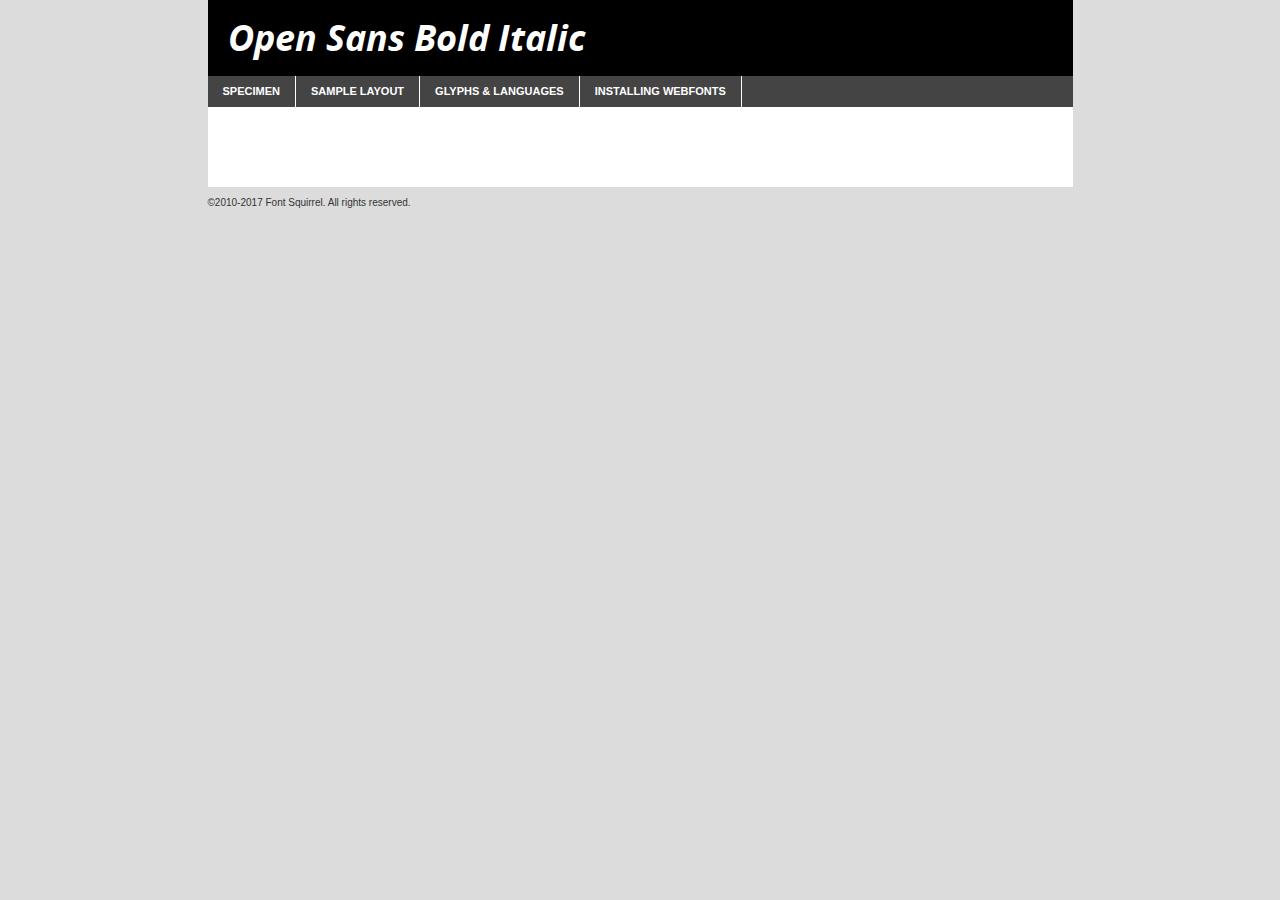
<file: fonts/Open Sans/opensans-bolditalic-demo.html>
<!DOCTYPE html PUBLIC "-//W3C//DTD XHTML 1.0 Transitional//EN"
	"http://www.w3.org/TR/xhtml1/DTD/xhtml1-transitional.dtd">

<html xmlns="http://www.w3.org/1999/xhtml" xml:lang="en" lang="en">
<head>
	<meta http-equiv="Content-Type" content="text/html; charset=utf-8" />
	<script src="http://ajax.googleapis.com/ajax/libs/jquery/1.7.2/jquery.min.js" type="text/javascript" charset="utf-8"></script>
	<script type="text/javascript">
	(function($){$.fn.easyTabs=function(option){var param=jQuery.extend({fadeSpeed:"fast",defaultContent:1,activeClass:'active'},option);$(this).each(function(){var thisId="#"+this.id;if(param.defaultContent==''){param.defaultContent=1;}
	if(typeof param.defaultContent=="number")
	{var defaultTab=$(thisId+" .tabs li:eq("+(param.defaultContent-1)+") a").attr('href').substr(1);}else{var defaultTab=param.defaultContent;}
	$(thisId+" .tabs li a").each(function(){var tabToHide=$(this).attr('href').substr(1);$("#"+tabToHide).addClass('easytabs-tab-content');});hideAll();changeContent(defaultTab);function hideAll(){$(thisId+" .easytabs-tab-content").hide();}
	function changeContent(tabId){hideAll();$(thisId+" .tabs li").removeClass(param.activeClass);$(thisId+" .tabs li a[href=#"+tabId+"]").closest('li').addClass(param.activeClass);if(param.fadeSpeed!="none")
	{$(thisId+" #"+tabId).fadeIn(param.fadeSpeed);}else{$(thisId+" #"+tabId).show();}}
	$(thisId+" .tabs li").click(function(){var tabId=$(this).find('a').attr('href').substr(1);changeContent(tabId);return false;});});}})(jQuery);
	</script>
	<link rel="stylesheet" href="specimen_files/specimen_stylesheet.css" type="text/css" charset="utf-8" />
	<link rel="stylesheet" href="stylesheet.css" type="text/css" charset="utf-8" />

	<style type="text/css">
					body{
				font-family: 'open_sansbold_italic';
							}
		</style>

	<title>Open Sans Bold Italic Specimen</title>
	
	
	<script type="text/javascript" charset="utf-8">
		$(document).ready(function() {
			$('#container').easyTabs({defaultContent:1});
		});
	</script>
</head>

<body>
<div id="container">
	<div id="header">
		Open Sans Bold Italic	</div>
	<ul class="tabs">
		<li><a href="#specimen">Specimen</a></li>
		<li><a href="#layout">Sample Layout</a></li>
				<li><a href="#glyphs">Glyphs &amp; Languages</a></li>
		<li><a href="#installing">Installing Webfonts</a></li>
		
	</ul>
	
	<div id="main_content">

		
			<div id="specimen">
		
				<div class="section">
					<div class="grid12 firstcol">
						<div class="huge">AaBb</div>
					</div>
				</div>
		
				<div class="section">
					<div class="glyph_range">A&#x200B;B&#x200b;C&#x200b;D&#x200b;E&#x200b;F&#x200b;G&#x200b;H&#x200b;I&#x200b;J&#x200b;K&#x200b;L&#x200b;M&#x200b;N&#x200b;O&#x200b;P&#x200b;Q&#x200b;R&#x200b;S&#x200b;T&#x200b;U&#x200b;V&#x200b;W&#x200b;X&#x200b;Y&#x200b;Z&#x200b;a&#x200b;b&#x200b;c&#x200b;d&#x200b;e&#x200b;f&#x200b;g&#x200b;h&#x200b;i&#x200b;j&#x200b;k&#x200b;l&#x200b;m&#x200b;n&#x200b;o&#x200b;p&#x200b;q&#x200b;r&#x200b;s&#x200b;t&#x200b;u&#x200b;v&#x200b;w&#x200b;x&#x200b;y&#x200b;z&#x200b;1&#x200b;2&#x200b;3&#x200b;4&#x200b;5&#x200b;6&#x200b;7&#x200b;8&#x200b;9&#x200b;0&#x200b;&amp;&#x200b;.&#x200b;,&#x200b;?&#x200b;!&#x200b;&#64;&#x200b;(&#x200b;)&#x200b;#&#x200b;$&#x200b;%&#x200b;*&#x200b;+&#x200b;-&#x200b;=&#x200b;:&#x200b;;</div>
				</div>
				<div class="section">
					<div class="grid12 firstcol">
						<table class="sample_table">
							<tr><td>10</td><td class="size10">abcdefghijklmnopqrstuvwxyzABCDEFGHIJKLMNOPQRSTUVWXYZ0123456789abcdefghijklmnopqrstuvwxyzABCDEFGHIJKLMNOPQRSTUVWXYZ0123456789abcdefghijklmnopqrstuvwxyzABCDEFGHIJKLMNOPQRSTUVWXYZ</td></tr>
							<tr><td>11</td><td class="size11">abcdefghijklmnopqrstuvwxyzABCDEFGHIJKLMNOPQRSTUVWXYZ0123456789abcdefghijklmnopqrstuvwxyzABCDEFGHIJKLMNOPQRSTUVWXYZ0123456789abcdefghijklmnopqrstuvwxyzABCDEFGHIJKLMNOPQRSTUVWXYZ</td></tr>
							<tr><td>12</td><td class="size12">abcdefghijklmnopqrstuvwxyzABCDEFGHIJKLMNOPQRSTUVWXYZ0123456789abcdefghijklmnopqrstuvwxyzABCDEFGHIJKLMNOPQRSTUVWXYZ0123456789abcdefghijklmnopqrstuvwxyzABCDEFGHIJKLMNOPQRSTUVWXYZ</td></tr>
							<tr><td>13</td><td class="size13">abcdefghijklmnopqrstuvwxyzABCDEFGHIJKLMNOPQRSTUVWXYZ0123456789abcdefghijklmnopqrstuvwxyzABCDEFGHIJKLMNOPQRSTUVWXYZ0123456789abcdefghijklmnopqrstuvwxyzABCDEFGHIJKLMNOPQRSTUVWXYZ</td></tr>
							<tr><td>14</td><td class="size14">abcdefghijklmnopqrstuvwxyzABCDEFGHIJKLMNOPQRSTUVWXYZ0123456789abcdefghijklmnopqrstuvwxyzABCDEFGHIJKLMNOPQRSTUVWXYZ0123456789abcdefghijklmnopqrstuvwxyzABCDEFGHIJKLMNOPQRSTUVWXYZ</td></tr>
							<tr><td>16</td><td class="size16">abcdefghijklmnopqrstuvwxyzABCDEFGHIJKLMNOPQRSTUVWXYZ0123456789abcdefghijklmnopqrstuvwxyzABCDEFGHIJKLMNOPQRSTUVWXYZ</td></tr>
							<tr><td>18</td><td class="size18">abcdefghijklmnopqrstuvwxyzABCDEFGHIJKLMNOPQRSTUVWXYZ0123456789abcdefghijklmnopqrstuvwxyzABCDEFGHIJKLMNOPQRSTUVWXYZ</td></tr>
							<tr><td>20</td><td class="size20">abcdefghijklmnopqrstuvwxyzABCDEFGHIJKLMNOPQRSTUVWXYZ0123456789abcdefghijklmnopqrstuvwxyzABCDEFGHIJKLMNOPQRSTUVWXYZ</td></tr>
							<tr><td>24</td><td class="size24">abcdefghijklmnopqrstuvwxyzABCDEFGHIJKLMNOPQRSTUVWXYZ0123456789abcdefghijklmnopqrstuvwxyzABCDEFGHIJKLMNOPQRSTUVWXYZ</td></tr>
							<tr><td>30</td><td class="size30">abcdefghijklmnopqrstuvwxyzABCDEFGHIJKLMNOPQRSTUVWXYZ0123456789abcdefghijklmnopqrstuvwxyzABCDEFGHIJKLMNOPQRSTUVWXYZ</td></tr>
							<tr><td>36</td><td class="size36">abcdefghijklmnopqrstuvwxyzABCDEFGHIJKLMNOPQRSTUVWXYZ0123456789abcdefghijklmnopqrstuvwxyzABCDEFGHIJKLMNOPQRSTUVWXYZ</td></tr>
							<tr><td>48</td><td class="size48">abcdefghijklmnopqrstuvwxyzABCDEFGHIJKLMNOPQRSTUVWXYZ0123456789abcdefghijklmnopqrstuvwxyzABCDEFGHIJKLMNOPQRSTUVWXYZ</td></tr>
							<tr><td>60</td><td class="size60">abcdefghijklmnopqrstuvwxyzABCDEFGHIJKLMNOPQRSTUVWXYZ0123456789abcdefghijklmnopqrstuvwxyzABCDEFGHIJKLMNOPQRSTUVWXYZ</td></tr>
							<tr><td>72</td><td class="size72">abcdefghijklmnopqrstuvwxyzABCDEFGHIJKLMNOPQRSTUVWXYZ0123456789abcdefghijklmnopqrstuvwxyzABCDEFGHIJKLMNOPQRSTUVWXYZ</td></tr>
							<tr><td>90</td><td class="size90">abcdefghijklmnopqrstuvwxyzABCDEFGHIJKLMNOPQRSTUVWXYZ0123456789abcdefghijklmnopqrstuvwxyzABCDEFGHIJKLMNOPQRSTUVWXYZ</td></tr>
						</table>
				
					</div>
			
				</div>
		
		
		
								<div class="section" id="bodycomparison">


										<div id="xheight">
				<div class="fontbody">&#x25FC;&#x25FC;&#x25FC;&#x25FC;&#x25FC;&#x25FC;&#x25FC;&#x25FC;&#x25FC;&#x25FC;&#x25FC;&#x25FC;&#x25FC;&#x25FC;&#x25FC;&#x25FC;&#x25FC;&#x25FC;&#x25FC;&#x25FC;&#x25FC;&#x25FC;&#x25FC;&#x25FC;&#x25FC;&#x25FC;&#x25FC;&#x25FC;&#x25FC;&#x25FC;&#x25FC;&#x25FC;&#x25FC;&#x25FC;&#x25FC;&#x25FC;&#x25FC;&#x25FC;&#x25FC;&#x25FC;&#x25FC;&#x25FC;&#x25FC;&#x25FC;&#x25FC;&#x25FC;&#x25FC;&#x25FC;&#x25FC;&#x25FC;&#x25FC;&#x25FC;&#x25FC;&#x25FC;&#x25FC;&#x25FC;&#x25FC;&#x25FC;&#x25FC;&#x25FC;&#x25FC;&#x25FC;&#x25FC;&#x25FC;&#x25FC;&#x25FC;&#x25FC;&#x25FC;&#x25FC;&#x25FC;&#x25FC;&#x25FC;&#x25FC;&#x25FC;&#x25FC;&#x25FC;&#x25FC;&#x25FC;&#x25FC;&#x25FC;&#x25FC;&#x25FC;&#x25FC;&#x25FC;&#x25FC;&#x25FC;&#x25FC;&#x25FC;&#x25FC;&#x25FC;&#x25FC;&#x25FC;&#x25FC;&#x25FC;&#x25FC;&#x25FC;&#x25FC;&#x25FC;&#x25FC;body</div><div class="arialbody">body</div><div class="verdanabody">body</div><div class="georgiabody">body</div></div>
										<div class="fontbody" style="z-index:1">
											body<span>Open Sans Bold Italic</span>
										</div>
										<div class="arialbody" style="z-index:1">
											body<span>Arial</span>
										</div>
										<div class="verdanabody" style="z-index:1">
											body<span>Verdana</span>
										</div>
										<div class="georgiabody" style="z-index:1">
											body<span>Georgia</span>
										</div>



								</div>
		
		
				<div class="section psample psample_row1" id="">
					
					<div class="grid2 firstcol">
						<p class="size10"><span>10.</span>Aenean lacinia bibendum nulla sed consectetur. Fusce dapibus, tellus ac cursus commodo, tortor mauris condimentum nibh, ut fermentum massa justo sit amet risus. Nullam id dolor id nibh ultricies vehicula ut id elit. Cum sociis natoque penatibus et magnis dis parturient montes, nascetur ridiculus mus. Nulla vitae elit libero, a pharetra augue.</p>
			
					</div>
					<div class="grid3">
						<p class="size11"><span>11.</span>Aenean lacinia bibendum nulla sed consectetur. Fusce dapibus, tellus ac cursus commodo, tortor mauris condimentum nibh, ut fermentum massa justo sit amet risus. Nullam id dolor id nibh ultricies vehicula ut id elit. Cum sociis natoque penatibus et magnis dis parturient montes, nascetur ridiculus mus. Nulla vitae elit libero, a pharetra augue.</p>
			
					</div>
					<div class="grid3">
						<p class="size12"><span>12.</span>Aenean lacinia bibendum nulla sed consectetur. Fusce dapibus, tellus ac cursus commodo, tortor mauris condimentum nibh, ut fermentum massa justo sit amet risus. Nullam id dolor id nibh ultricies vehicula ut id elit. Cum sociis natoque penatibus et magnis dis parturient montes, nascetur ridiculus mus. Nulla vitae elit libero, a pharetra augue.</p>
			
					</div>
					<div class="grid4">
						<p class="size13"><span>13.</span>Aenean lacinia bibendum nulla sed consectetur. Fusce dapibus, tellus ac cursus commodo, tortor mauris condimentum nibh, ut fermentum massa justo sit amet risus. Nullam id dolor id nibh ultricies vehicula ut id elit. Cum sociis natoque penatibus et magnis dis parturient montes, nascetur ridiculus mus. Nulla vitae elit libero, a pharetra augue.</p>
			
					</div>
					<div class="white_blend"></div>
					
				</div>
				<div class="section psample psample_row2" id="">
					<div class="grid3 firstcol">
						<p class="size14"><span>14.</span>Aenean lacinia bibendum nulla sed consectetur. Fusce dapibus, tellus ac cursus commodo, tortor mauris condimentum nibh, ut fermentum massa justo sit amet risus. Nullam id dolor id nibh ultricies vehicula ut id elit. Cum sociis natoque penatibus et magnis dis parturient montes, nascetur ridiculus mus. Nulla vitae elit libero, a pharetra augue.</p>
			
					</div>
					<div class="grid4">
						<p class="size16"><span>16.</span>Aenean lacinia bibendum nulla sed consectetur. Fusce dapibus, tellus ac cursus commodo, tortor mauris condimentum nibh, ut fermentum massa justo sit amet risus. Nullam id dolor id nibh ultricies vehicula ut id elit. Cum sociis natoque penatibus et magnis dis parturient montes, nascetur ridiculus mus. Nulla vitae elit libero, a pharetra augue.</p>
			
					</div>
					<div class="grid5">
						<p class="size18"><span>18.</span>Aenean lacinia bibendum nulla sed consectetur. Fusce dapibus, tellus ac cursus commodo, tortor mauris condimentum nibh, ut fermentum massa justo sit amet risus. Nullam id dolor id nibh ultricies vehicula ut id elit. Cum sociis natoque penatibus et magnis dis parturient montes, nascetur ridiculus mus. Nulla vitae elit libero, a pharetra augue.</p>
			
					</div>

					<div class="white_blend"></div>

				</div>
				
				<div class="section psample psample_row3" id="">
					<div class="grid5 firstcol">
						<p class="size20"><span>20.</span>Aenean lacinia bibendum nulla sed consectetur. Fusce dapibus, tellus ac cursus commodo, tortor mauris condimentum nibh, ut fermentum massa justo sit amet risus. Nullam id dolor id nibh ultricies vehicula ut id elit. Cum sociis natoque penatibus et magnis dis parturient montes, nascetur ridiculus mus. Nulla vitae elit libero, a pharetra augue.</p>
					</div>
					<div class="grid7">
						<p class="size24"><span>24.</span>Aenean lacinia bibendum nulla sed consectetur. Fusce dapibus, tellus ac cursus commodo, tortor mauris condimentum nibh, ut fermentum massa justo sit amet risus. Nullam id dolor id nibh ultricies vehicula ut id elit. Cum sociis natoque penatibus et magnis dis parturient montes, nascetur ridiculus mus. Nulla vitae elit libero, a pharetra augue.</p>
					</div>
					
					<div class="white_blend"></div>
					
				</div>
				
				<div class="section psample psample_row4" id="">
					<div class="grid12 firstcol">
						<p class="size30"><span>30.</span>Aenean lacinia bibendum nulla sed consectetur. Fusce dapibus, tellus ac cursus commodo, tortor mauris condimentum nibh, ut fermentum massa justo sit amet risus. Nullam id dolor id nibh ultricies vehicula ut id elit. Cum sociis natoque penatibus et magnis dis parturient montes, nascetur ridiculus mus. Nulla vitae elit libero, a pharetra augue.</p>
					</div>
					<div class="white_blend"></div>
					
				</div>
				
				
				
				<div class="section psample psample_row1 fullreverse">
					<div class="grid2 firstcol">
						<p class="size10"><span>10.</span>Aenean lacinia bibendum nulla sed consectetur. Fusce dapibus, tellus ac cursus commodo, tortor mauris condimentum nibh, ut fermentum massa justo sit amet risus. Nullam id dolor id nibh ultricies vehicula ut id elit. Cum sociis natoque penatibus et magnis dis parturient montes, nascetur ridiculus mus. Nulla vitae elit libero, a pharetra augue.</p>
			
					</div>
					<div class="grid3">
						<p class="size11"><span>11.</span>Aenean lacinia bibendum nulla sed consectetur. Fusce dapibus, tellus ac cursus commodo, tortor mauris condimentum nibh, ut fermentum massa justo sit amet risus. Nullam id dolor id nibh ultricies vehicula ut id elit. Cum sociis natoque penatibus et magnis dis parturient montes, nascetur ridiculus mus. Nulla vitae elit libero, a pharetra augue.</p>
			
					</div>
					<div class="grid3">
						<p class="size12"><span>12.</span>Aenean lacinia bibendum nulla sed consectetur. Fusce dapibus, tellus ac cursus commodo, tortor mauris condimentum nibh, ut fermentum massa justo sit amet risus. Nullam id dolor id nibh ultricies vehicula ut id elit. Cum sociis natoque penatibus et magnis dis parturient montes, nascetur ridiculus mus. Nulla vitae elit libero, a pharetra augue.</p>
			
					</div>
					<div class="grid4">
						<p class="size13"><span>13.</span>Aenean lacinia bibendum nulla sed consectetur. Fusce dapibus, tellus ac cursus commodo, tortor mauris condimentum nibh, ut fermentum massa justo sit amet risus. Nullam id dolor id nibh ultricies vehicula ut id elit. Cum sociis natoque penatibus et magnis dis parturient montes, nascetur ridiculus mus. Nulla vitae elit libero, a pharetra augue.</p>
			
					</div>
					<div class="black_blend"></div>
					
				</div>
				
				<div class="section psample psample_row2 fullreverse">
					<div class="grid3 firstcol">
						<p class="size14"><span>14.</span>Aenean lacinia bibendum nulla sed consectetur. Fusce dapibus, tellus ac cursus commodo, tortor mauris condimentum nibh, ut fermentum massa justo sit amet risus. Nullam id dolor id nibh ultricies vehicula ut id elit. Cum sociis natoque penatibus et magnis dis parturient montes, nascetur ridiculus mus. Nulla vitae elit libero, a pharetra augue.</p>
			
					</div>
					<div class="grid4">
						<p class="size16"><span>16.</span>Aenean lacinia bibendum nulla sed consectetur. Fusce dapibus, tellus ac cursus commodo, tortor mauris condimentum nibh, ut fermentum massa justo sit amet risus. Nullam id dolor id nibh ultricies vehicula ut id elit. Cum sociis natoque penatibus et magnis dis parturient montes, nascetur ridiculus mus. Nulla vitae elit libero, a pharetra augue.</p>
			
					</div>
					<div class="grid5">
						<p class="size18"><span>18.</span>Aenean lacinia bibendum nulla sed consectetur. Fusce dapibus, tellus ac cursus commodo, tortor mauris condimentum nibh, ut fermentum massa justo sit amet risus. Nullam id dolor id nibh ultricies vehicula ut id elit. Cum sociis natoque penatibus et magnis dis parturient montes, nascetur ridiculus mus. Nulla vitae elit libero, a pharetra augue.</p>
			
					</div>
					<div class="black_blend"></div>

				</div>
				
				<div class="section psample fullreverse psample_row3" id="">
					<div class="grid5 firstcol">
						<p class="size20"><span>20.</span>Aenean lacinia bibendum nulla sed consectetur. Fusce dapibus, tellus ac cursus commodo, tortor mauris condimentum nibh, ut fermentum massa justo sit amet risus. Nullam id dolor id nibh ultricies vehicula ut id elit. Cum sociis natoque penatibus et magnis dis parturient montes, nascetur ridiculus mus. Nulla vitae elit libero, a pharetra augue.</p>
					</div>
					<div class="grid7">
						<p class="size24"><span>24.</span>Aenean lacinia bibendum nulla sed consectetur. Fusce dapibus, tellus ac cursus commodo, tortor mauris condimentum nibh, ut fermentum massa justo sit amet risus. Nullam id dolor id nibh ultricies vehicula ut id elit. Cum sociis natoque penatibus et magnis dis parturient montes, nascetur ridiculus mus. Nulla vitae elit libero, a pharetra augue.</p>
					</div>
					
					<div class="black_blend"></div>
					
				</div>
				
				<div class="section psample fullreverse psample_row4" id="" style="border-bottom: 20px #000 solid;">
					<div class="grid12 firstcol">
						<p class="size30"><span>30.</span>Aenean lacinia bibendum nulla sed consectetur. Fusce dapibus, tellus ac cursus commodo, tortor mauris condimentum nibh, ut fermentum massa justo sit amet risus. Nullam id dolor id nibh ultricies vehicula ut id elit. Cum sociis natoque penatibus et magnis dis parturient montes, nascetur ridiculus mus. Nulla vitae elit libero, a pharetra augue.</p>
					</div>
					<div class="black_blend"></div>
					
				</div>
				
				
				
				
			</div>
			
			<div id="layout">
				
				<div class="section">
					
					<div class="grid12 firstcol">
						<h1>Lorem Ipsum Dolor</h1>
						<h2>Etiam porta sem malesuada magna mollis euismod</h2>
						
						<p class="byline">By <a href="#link">Aenean Lacinia</a></p>
					</div>
				</div>
				<div class="section">
					<div class="grid8 firstcol">
						<p class="large">Donec sed odio dui. Morbi leo risus, porta ac consectetur ac, vestibulum at eros. Fusce dapibus, tellus ac cursus commodo, tortor mauris condimentum nibh, ut fermentum massa justo sit amet risus. </p>

						
						<h3>Pellentesque ornare sem</h3>

						<p>Maecenas sed diam eget risus varius blandit sit amet non magna. Maecenas faucibus mollis interdum. Donec ullamcorper nulla non metus auctor fringilla. Nullam id dolor id nibh ultricies vehicula ut id elit. Nullam id dolor id nibh ultricies vehicula ut id elit. </p>

						<p>Aenean eu leo quam. Pellentesque ornare sem lacinia quam venenatis vestibulum. Lorem ipsum dolor sit amet, consectetur adipiscing elit. Cum sociis natoque penatibus et magnis dis parturient montes, nascetur ridiculus mus. </p>

						<p>Nulla vitae elit libero, a pharetra augue. Praesent commodo cursus magna, vel scelerisque nisl consectetur et. Aenean lacinia bibendum nulla sed consectetur. </p>

						<p>Nullam quis risus eget urna mollis ornare vel eu leo. Nullam quis risus eget urna mollis ornare vel eu leo. Maecenas sed diam eget risus varius blandit sit amet non magna. Donec ullamcorper nulla non metus auctor fringilla. </p>

						<h3>Cras mattis consectetur</h3>

						<p>Aenean eu leo quam. Pellentesque ornare sem lacinia quam venenatis vestibulum. Aenean lacinia bibendum nulla sed consectetur. Integer posuere erat a ante venenatis dapibus posuere velit aliquet. Cras mattis consectetur purus sit amet fermentum. </p>

						<p>Nullam id dolor id nibh ultricies vehicula ut id elit. Nullam quis risus eget urna mollis ornare vel eu leo. Cras mattis consectetur purus sit amet fermentum.</p>
					</div>
					
					<div class="grid4 sidebar">
						
						<div class="box reverse">
							<p class="last">Nullam quis risus eget urna mollis ornare vel eu leo. Donec ullamcorper nulla non metus auctor fringilla. Cras mattis consectetur purus sit amet fermentum. Sed posuere consectetur est at lobortis. Lorem ipsum dolor sit amet, consectetur adipiscing elit. </p>
						</div>
						
						<p class="caption">Maecenas sed diam eget risus varius.</p>

						<p>Vestibulum id ligula porta felis euismod semper. Integer posuere erat a ante venenatis dapibus posuere velit aliquet. Vestibulum id ligula porta felis euismod semper. Sed posuere consectetur est at lobortis. Maecenas sed diam eget risus varius blandit sit amet non magna. Fusce dapibus, tellus ac cursus commodo, tortor mauris condimentum nibh, ut fermentum massa justo sit amet risus. </p>

					

						<p>Duis mollis, est non commodo luctus, nisi erat porttitor ligula, eget lacinia odio sem nec elit. Aenean lacinia bibendum nulla sed consectetur. Vivamus sagittis lacus vel augue laoreet rutrum faucibus dolor auctor. Aenean lacinia bibendum nulla sed consectetur. Nullam quis risus eget urna mollis ornare vel eu leo. </p>

						<p>Praesent commodo cursus magna, vel scelerisque nisl consectetur et. Donec ullamcorper nulla non metus auctor fringilla. Maecenas faucibus mollis interdum. Fusce dapibus, tellus ac cursus commodo, tortor mauris condimentum nibh, ut fermentum massa justo sit amet risus. </p>

					</div>
				</div>
				
			</div>


			



		<div id="glyphs">
			<div class="section">
				<div class="grid12 firstcol">
			
				<h1>Language Support</h1>
				<p>The subset of Open Sans Bold Italic in this kit supports the following languages:<br />
			
					Albanian, Basque, Breton, Chamorro, Danish, Dutch, English, Faroese, Finnish, French, Frisian, Galician, German, Icelandic, Italian, Malagasy, Norwegian, Portuguese, Spanish, Alsatian, Aragonese, Arapaho, Arrernte, Asturian, Aymara, Bislama, Cebuano, Corsican, Fijian, French_creole, Genoese, Gilbertese, Greenlandic, Haitian_creole, Hiligaynon, Hmong, Hopi, Ibanag, Iloko_ilokano, Indonesian, Interglossa_glosa, Interlingua, Irish_gaelic, Jerriais, Lojban, Lombard, Luxembourgeois, Manx, Mohawk, Norfolk_pitcairnese, Occitan, Oromo, Pangasinan, Papiamento, Piedmontese, Potawatomi, Rhaeto-romance, Romansh, Rotokas, Sami_lule, Samoan, Sardinian, Scots_gaelic, Seychelles_creole, Shona, Sicilian, Somali, Southern_ndebele, Swahili, Swati_swazi, Tagalog_filipino_pilipino, Tetum, Tok_pisin, Uyghur_latinized, Volapuk, Walloon, Warlpiri, Xhosa, Yapese, Zulu, Latinbasic, Ubasic, Demo				</p>
				<h1>Glyph Chart</h1>
				<p>The subset of Open Sans Bold Italic in this kit includes all the glyphs listed below. Unicode entities are included above each glyph to help you insert individual characters into your layout.</p>
				<div id="glyph_chart">
			
																				 <div><p>&amp;#13;</p>&#13;</div>
																				 <div><p>&amp;#32;</p>&#32;</div>
																				 <div><p>&amp;#33;</p>&#33;</div>
																				 <div><p>&amp;#34;</p>&#34;</div>
																				 <div><p>&amp;#35;</p>&#35;</div>
																				 <div><p>&amp;#36;</p>&#36;</div>
																				 <div><p>&amp;#37;</p>&#37;</div>
																				 <div><p>&amp;#38;</p>&#38;</div>
																				 <div><p>&amp;#39;</p>&#39;</div>
																				 <div><p>&amp;#40;</p>&#40;</div>
																				 <div><p>&amp;#41;</p>&#41;</div>
																				 <div><p>&amp;#42;</p>&#42;</div>
																				 <div><p>&amp;#43;</p>&#43;</div>
																				 <div><p>&amp;#44;</p>&#44;</div>
																				 <div><p>&amp;#45;</p>&#45;</div>
																				 <div><p>&amp;#46;</p>&#46;</div>
																				 <div><p>&amp;#47;</p>&#47;</div>
																				 <div><p>&amp;#48;</p>&#48;</div>
																				 <div><p>&amp;#49;</p>&#49;</div>
																				 <div><p>&amp;#50;</p>&#50;</div>
																				 <div><p>&amp;#51;</p>&#51;</div>
																				 <div><p>&amp;#52;</p>&#52;</div>
																				 <div><p>&amp;#53;</p>&#53;</div>
																				 <div><p>&amp;#54;</p>&#54;</div>
																				 <div><p>&amp;#55;</p>&#55;</div>
																				 <div><p>&amp;#56;</p>&#56;</div>
																				 <div><p>&amp;#57;</p>&#57;</div>
																				 <div><p>&amp;#58;</p>&#58;</div>
																				 <div><p>&amp;#59;</p>&#59;</div>
																				 <div><p>&amp;#60;</p>&#60;</div>
																				 <div><p>&amp;#61;</p>&#61;</div>
																				 <div><p>&amp;#62;</p>&#62;</div>
																				 <div><p>&amp;#63;</p>&#63;</div>
																				 <div><p>&amp;#64;</p>&#64;</div>
																				 <div><p>&amp;#65;</p>&#65;</div>
																				 <div><p>&amp;#66;</p>&#66;</div>
																				 <div><p>&amp;#67;</p>&#67;</div>
																				 <div><p>&amp;#68;</p>&#68;</div>
																				 <div><p>&amp;#69;</p>&#69;</div>
																				 <div><p>&amp;#70;</p>&#70;</div>
																				 <div><p>&amp;#71;</p>&#71;</div>
																				 <div><p>&amp;#72;</p>&#72;</div>
																				 <div><p>&amp;#73;</p>&#73;</div>
																				 <div><p>&amp;#74;</p>&#74;</div>
																				 <div><p>&amp;#75;</p>&#75;</div>
																				 <div><p>&amp;#76;</p>&#76;</div>
																				 <div><p>&amp;#77;</p>&#77;</div>
																				 <div><p>&amp;#78;</p>&#78;</div>
																				 <div><p>&amp;#79;</p>&#79;</div>
																				 <div><p>&amp;#80;</p>&#80;</div>
																				 <div><p>&amp;#81;</p>&#81;</div>
																				 <div><p>&amp;#82;</p>&#82;</div>
																				 <div><p>&amp;#83;</p>&#83;</div>
																				 <div><p>&amp;#84;</p>&#84;</div>
																				 <div><p>&amp;#85;</p>&#85;</div>
																				 <div><p>&amp;#86;</p>&#86;</div>
																				 <div><p>&amp;#87;</p>&#87;</div>
																				 <div><p>&amp;#88;</p>&#88;</div>
																				 <div><p>&amp;#89;</p>&#89;</div>
																				 <div><p>&amp;#90;</p>&#90;</div>
																				 <div><p>&amp;#91;</p>&#91;</div>
																				 <div><p>&amp;#92;</p>&#92;</div>
																				 <div><p>&amp;#93;</p>&#93;</div>
																				 <div><p>&amp;#94;</p>&#94;</div>
																				 <div><p>&amp;#95;</p>&#95;</div>
																				 <div><p>&amp;#96;</p>&#96;</div>
																				 <div><p>&amp;#97;</p>&#97;</div>
																				 <div><p>&amp;#98;</p>&#98;</div>
																				 <div><p>&amp;#99;</p>&#99;</div>
																				 <div><p>&amp;#100;</p>&#100;</div>
																				 <div><p>&amp;#101;</p>&#101;</div>
																				 <div><p>&amp;#102;</p>&#102;</div>
																				 <div><p>&amp;#103;</p>&#103;</div>
																				 <div><p>&amp;#104;</p>&#104;</div>
																				 <div><p>&amp;#105;</p>&#105;</div>
																				 <div><p>&amp;#106;</p>&#106;</div>
																				 <div><p>&amp;#107;</p>&#107;</div>
																				 <div><p>&amp;#108;</p>&#108;</div>
																				 <div><p>&amp;#109;</p>&#109;</div>
																				 <div><p>&amp;#110;</p>&#110;</div>
																				 <div><p>&amp;#111;</p>&#111;</div>
																				 <div><p>&amp;#112;</p>&#112;</div>
																				 <div><p>&amp;#113;</p>&#113;</div>
																				 <div><p>&amp;#114;</p>&#114;</div>
																				 <div><p>&amp;#115;</p>&#115;</div>
																				 <div><p>&amp;#116;</p>&#116;</div>
																				 <div><p>&amp;#117;</p>&#117;</div>
																				 <div><p>&amp;#118;</p>&#118;</div>
																				 <div><p>&amp;#119;</p>&#119;</div>
																				 <div><p>&amp;#120;</p>&#120;</div>
																				 <div><p>&amp;#121;</p>&#121;</div>
																				 <div><p>&amp;#122;</p>&#122;</div>
																				 <div><p>&amp;#123;</p>&#123;</div>
																				 <div><p>&amp;#124;</p>&#124;</div>
																				 <div><p>&amp;#125;</p>&#125;</div>
																				 <div><p>&amp;#126;</p>&#126;</div>
																				 <div><p>&amp;#160;</p>&#160;</div>
																				 <div><p>&amp;#161;</p>&#161;</div>
																				 <div><p>&amp;#162;</p>&#162;</div>
																				 <div><p>&amp;#163;</p>&#163;</div>
																				 <div><p>&amp;#164;</p>&#164;</div>
																				 <div><p>&amp;#165;</p>&#165;</div>
																				 <div><p>&amp;#166;</p>&#166;</div>
																				 <div><p>&amp;#167;</p>&#167;</div>
																				 <div><p>&amp;#168;</p>&#168;</div>
																				 <div><p>&amp;#169;</p>&#169;</div>
																				 <div><p>&amp;#170;</p>&#170;</div>
																				 <div><p>&amp;#171;</p>&#171;</div>
																				 <div><p>&amp;#172;</p>&#172;</div>
																				 <div><p>&amp;#173;</p>&#173;</div>
																				 <div><p>&amp;#174;</p>&#174;</div>
																				 <div><p>&amp;#175;</p>&#175;</div>
																				 <div><p>&amp;#176;</p>&#176;</div>
																				 <div><p>&amp;#177;</p>&#177;</div>
																				 <div><p>&amp;#178;</p>&#178;</div>
																				 <div><p>&amp;#179;</p>&#179;</div>
																				 <div><p>&amp;#180;</p>&#180;</div>
																				 <div><p>&amp;#181;</p>&#181;</div>
																				 <div><p>&amp;#182;</p>&#182;</div>
																				 <div><p>&amp;#183;</p>&#183;</div>
																				 <div><p>&amp;#184;</p>&#184;</div>
																				 <div><p>&amp;#185;</p>&#185;</div>
																				 <div><p>&amp;#186;</p>&#186;</div>
																				 <div><p>&amp;#187;</p>&#187;</div>
																				 <div><p>&amp;#188;</p>&#188;</div>
																				 <div><p>&amp;#189;</p>&#189;</div>
																				 <div><p>&amp;#190;</p>&#190;</div>
																				 <div><p>&amp;#191;</p>&#191;</div>
																				 <div><p>&amp;#192;</p>&#192;</div>
																				 <div><p>&amp;#193;</p>&#193;</div>
																				 <div><p>&amp;#194;</p>&#194;</div>
																				 <div><p>&amp;#195;</p>&#195;</div>
																				 <div><p>&amp;#196;</p>&#196;</div>
																				 <div><p>&amp;#197;</p>&#197;</div>
																				 <div><p>&amp;#198;</p>&#198;</div>
																				 <div><p>&amp;#199;</p>&#199;</div>
																				 <div><p>&amp;#200;</p>&#200;</div>
																				 <div><p>&amp;#201;</p>&#201;</div>
																				 <div><p>&amp;#202;</p>&#202;</div>
																				 <div><p>&amp;#203;</p>&#203;</div>
																				 <div><p>&amp;#204;</p>&#204;</div>
																				 <div><p>&amp;#205;</p>&#205;</div>
																				 <div><p>&amp;#206;</p>&#206;</div>
																				 <div><p>&amp;#207;</p>&#207;</div>
																				 <div><p>&amp;#208;</p>&#208;</div>
																				 <div><p>&amp;#209;</p>&#209;</div>
																				 <div><p>&amp;#210;</p>&#210;</div>
																				 <div><p>&amp;#211;</p>&#211;</div>
																				 <div><p>&amp;#212;</p>&#212;</div>
																				 <div><p>&amp;#213;</p>&#213;</div>
																				 <div><p>&amp;#214;</p>&#214;</div>
																				 <div><p>&amp;#215;</p>&#215;</div>
																				 <div><p>&amp;#216;</p>&#216;</div>
																				 <div><p>&amp;#217;</p>&#217;</div>
																				 <div><p>&amp;#218;</p>&#218;</div>
																				 <div><p>&amp;#219;</p>&#219;</div>
																				 <div><p>&amp;#220;</p>&#220;</div>
																				 <div><p>&amp;#221;</p>&#221;</div>
																				 <div><p>&amp;#222;</p>&#222;</div>
																				 <div><p>&amp;#223;</p>&#223;</div>
																				 <div><p>&amp;#224;</p>&#224;</div>
																				 <div><p>&amp;#225;</p>&#225;</div>
																				 <div><p>&amp;#226;</p>&#226;</div>
																				 <div><p>&amp;#227;</p>&#227;</div>
																				 <div><p>&amp;#228;</p>&#228;</div>
																				 <div><p>&amp;#229;</p>&#229;</div>
																				 <div><p>&amp;#230;</p>&#230;</div>
																				 <div><p>&amp;#231;</p>&#231;</div>
																				 <div><p>&amp;#232;</p>&#232;</div>
																				 <div><p>&amp;#233;</p>&#233;</div>
																				 <div><p>&amp;#234;</p>&#234;</div>
																				 <div><p>&amp;#235;</p>&#235;</div>
																				 <div><p>&amp;#236;</p>&#236;</div>
																				 <div><p>&amp;#237;</p>&#237;</div>
																				 <div><p>&amp;#238;</p>&#238;</div>
																				 <div><p>&amp;#239;</p>&#239;</div>
																				 <div><p>&amp;#240;</p>&#240;</div>
																				 <div><p>&amp;#241;</p>&#241;</div>
																				 <div><p>&amp;#242;</p>&#242;</div>
																				 <div><p>&amp;#243;</p>&#243;</div>
																				 <div><p>&amp;#244;</p>&#244;</div>
																				 <div><p>&amp;#245;</p>&#245;</div>
																				 <div><p>&amp;#246;</p>&#246;</div>
																				 <div><p>&amp;#247;</p>&#247;</div>
																				 <div><p>&amp;#248;</p>&#248;</div>
																				 <div><p>&amp;#249;</p>&#249;</div>
																				 <div><p>&amp;#250;</p>&#250;</div>
																				 <div><p>&amp;#251;</p>&#251;</div>
																				 <div><p>&amp;#252;</p>&#252;</div>
																				 <div><p>&amp;#253;</p>&#253;</div>
																				 <div><p>&amp;#254;</p>&#254;</div>
																				 <div><p>&amp;#255;</p>&#255;</div>
																				 <div><p>&amp;#338;</p>&#338;</div>
																				 <div><p>&amp;#339;</p>&#339;</div>
																				 <div><p>&amp;#376;</p>&#376;</div>
																				 <div><p>&amp;#710;</p>&#710;</div>
																				 <div><p>&amp;#732;</p>&#732;</div>
																				 <div><p>&amp;#8192;</p>&#8192;</div>
																				 <div><p>&amp;#8193;</p>&#8193;</div>
																				 <div><p>&amp;#8194;</p>&#8194;</div>
																				 <div><p>&amp;#8195;</p>&#8195;</div>
																				 <div><p>&amp;#8196;</p>&#8196;</div>
																				 <div><p>&amp;#8197;</p>&#8197;</div>
																				 <div><p>&amp;#8198;</p>&#8198;</div>
																				 <div><p>&amp;#8199;</p>&#8199;</div>
																				 <div><p>&amp;#8200;</p>&#8200;</div>
																				 <div><p>&amp;#8201;</p>&#8201;</div>
																				 <div><p>&amp;#8202;</p>&#8202;</div>
																				 <div><p>&amp;#8208;</p>&#8208;</div>
																				 <div><p>&amp;#8209;</p>&#8209;</div>
																				 <div><p>&amp;#8210;</p>&#8210;</div>
																				 <div><p>&amp;#8211;</p>&#8211;</div>
																				 <div><p>&amp;#8212;</p>&#8212;</div>
																				 <div><p>&amp;#8216;</p>&#8216;</div>
																				 <div><p>&amp;#8217;</p>&#8217;</div>
																				 <div><p>&amp;#8218;</p>&#8218;</div>
																				 <div><p>&amp;#8220;</p>&#8220;</div>
																				 <div><p>&amp;#8221;</p>&#8221;</div>
																				 <div><p>&amp;#8222;</p>&#8222;</div>
																				 <div><p>&amp;#8226;</p>&#8226;</div>
																				 <div><p>&amp;#8230;</p>&#8230;</div>
																				 <div><p>&amp;#8239;</p>&#8239;</div>
																				 <div><p>&amp;#8249;</p>&#8249;</div>
																				 <div><p>&amp;#8250;</p>&#8250;</div>
																				 <div><p>&amp;#8287;</p>&#8287;</div>
																				 <div><p>&amp;#8364;</p>&#8364;</div>
																				 <div><p>&amp;#8482;</p>&#8482;</div>
																				 <div><p>&amp;#9724;</p>&#9724;</div>
																				 <div><p>&amp;#64257;</p>&#64257;</div>
																				 <div><p>&amp;#64258;</p>&#64258;</div>
																				 <div><p>&amp;#64259;</p>&#64259;</div>
																				 <div><p>&amp;#64260;</p>&#64260;</div>
																																						</div>	
				</div>
		
		
			</div>
		</div>
		
		
		<div id="specs">
			
		</div>
	
		<div id="installing">
			<div class="section">
				<div class="grid7 firstcol">
					<h1>Installing Webfonts</h1>
					
					<p>Webfonts are supported by all major browser platforms but not all in the same way. There are currently four different font formats that must be included in order to target all browsers. This includes TTF, WOFF, EOT and SVG.</p>
					
					<h2>1. Upload your webfonts</h2>
					<p>You must upload your webfont kit to your website. They should be in or near the same directory as your CSS files.</p>
					
					<h2>2. Include the webfont stylesheet</h2>
					<p>A special CSS @font-face declaration helps the various browsers select the appropriate font it needs without causing you a bunch of headaches. Learn more about this syntax by reading the <a href="https://www.fontspring.com/blog/further-hardening-of-the-bulletproof-syntax">Fontspring blog post</a> about it. The code for it is as follows:</p>


<code>
@font-face{ 
	font-family: 'MyWebFont';
	src: url('WebFont.eot');
	src: url('WebFont.eot?#iefix') format('embedded-opentype'),
	     url('WebFont.woff') format('woff'),
	     url('WebFont.ttf') format('truetype'),
	     url('WebFont.svg#webfont') format('svg');
}
</code>

	<p>We've already gone ahead and generated the code for you. All you have to do is link to the stylesheet in your HTML, like this:</p>
	<code>&lt;link rel=&quot;stylesheet&quot; href=&quot;stylesheet.css&quot; type=&quot;text/css&quot; charset=&quot;utf-8&quot; /&gt;</code>

					<h2>3. Modify your own stylesheet</h2>
					<p>To take advantage of your new fonts, you must tell your stylesheet to use them. Look at the original @font-face declaration above and find the property called "font-family." The name linked there will be what you use to reference the font. Prepend that webfont name to the font stack in the "font-family" property, inside the selector you want to change. For example:</p>
<code>p { font-family: 'WebFont', Arial, sans-serif; }</code>

<h2>4. Test</h2>
<p>Getting webfonts to work cross-browser <em>can</em> be tricky. Use the information in the sidebar to help you if you find that fonts aren't loading in a particular browser.</p>
				</div>
				
				<div class="grid5 sidebar">
					<div class="box">
						<h2>Troubleshooting<br />Font-Face Problems</h2>
						<p>Having trouble getting your webfonts to load in your new website? Here are some tips to sort out what might be the problem.</p>

						<h3>Fonts not showing in any browser</h3>

						<p>This sounds like you need to work on the plumbing. You either did not upload the fonts to the correct directory, or you did not link the fonts properly in the CSS. If you've confirmed that all this is correct and you still have a problem, take a look at your .htaccess file and see if requests are getting intercepted.</p>

						<h3>Fonts not loading in iPhone or iPad</h3>

						<p>The most common problem here is that you are serving the fonts from an IIS server. IIS refuses to serve files that have unknown MIME types. If that is the case, you must set the MIME type for SVG to "image/svg+xml" in the server settings. Follow these instructions from Microsoft if you need help.</p>

						<h3>Fonts not loading in Firefox</h3>

						<p>The primary reason for this failure? You are still using a version Firefox older than 3.5. So upgrade already! If that isn't it, then you are very likely serving fonts from a different domain. Firefox requires that all font assets be served from the same domain. Lastly it is possible that you need to add WOFF to your list of MIME types (if you are serving via IIS.)</p>

						<h3>Fonts not loading in IE</h3>

						<p>Are you looking at Internet Explorer on an actual Windows machine or are you cheating by using a service like Adobe BrowserLab? Many of these screenshot services do not render @font-face for IE. Best to test it on a real machine.</p>

						<h3>Fonts not loading in IE9</h3>

						<p>IE9, like Firefox, requires that fonts be served from the same domain as the website. Make sure that is the case.</p>
					</div>
				</div>
			</div>
			
		</div>
	
	</div>
	<div id="footer">
		<p>&copy;2010-2017 Font Squirrel. All rights reserved.</p>
	</div>
</div>
</body>
</html>
</file>
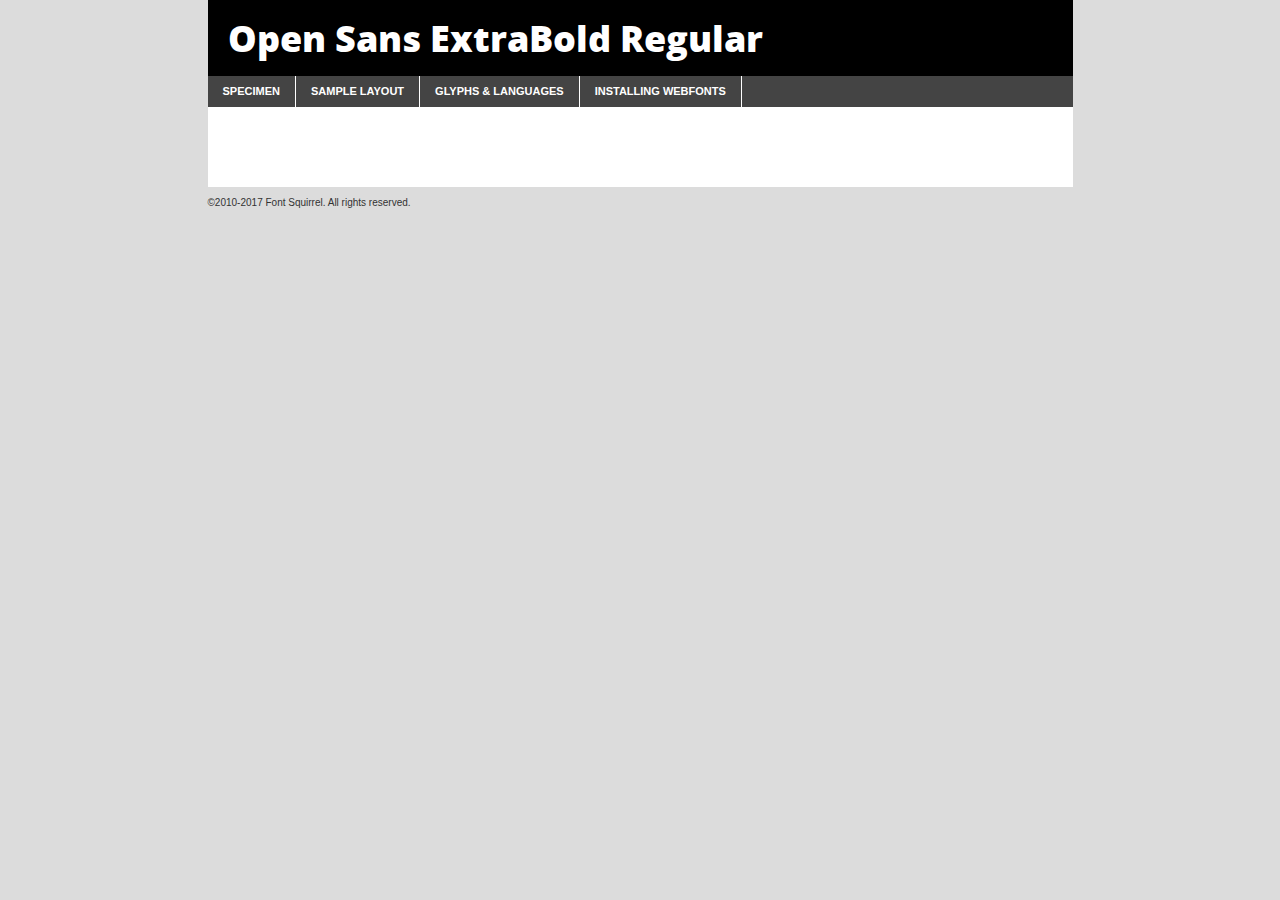
<file: fonts/Open Sans/opensans-extrabold-demo.html>
<!DOCTYPE html PUBLIC "-//W3C//DTD XHTML 1.0 Transitional//EN"
	"http://www.w3.org/TR/xhtml1/DTD/xhtml1-transitional.dtd">

<html xmlns="http://www.w3.org/1999/xhtml" xml:lang="en" lang="en">
<head>
	<meta http-equiv="Content-Type" content="text/html; charset=utf-8" />
	<script src="http://ajax.googleapis.com/ajax/libs/jquery/1.7.2/jquery.min.js" type="text/javascript" charset="utf-8"></script>
	<script type="text/javascript">
	(function($){$.fn.easyTabs=function(option){var param=jQuery.extend({fadeSpeed:"fast",defaultContent:1,activeClass:'active'},option);$(this).each(function(){var thisId="#"+this.id;if(param.defaultContent==''){param.defaultContent=1;}
	if(typeof param.defaultContent=="number")
	{var defaultTab=$(thisId+" .tabs li:eq("+(param.defaultContent-1)+") a").attr('href').substr(1);}else{var defaultTab=param.defaultContent;}
	$(thisId+" .tabs li a").each(function(){var tabToHide=$(this).attr('href').substr(1);$("#"+tabToHide).addClass('easytabs-tab-content');});hideAll();changeContent(defaultTab);function hideAll(){$(thisId+" .easytabs-tab-content").hide();}
	function changeContent(tabId){hideAll();$(thisId+" .tabs li").removeClass(param.activeClass);$(thisId+" .tabs li a[href=#"+tabId+"]").closest('li').addClass(param.activeClass);if(param.fadeSpeed!="none")
	{$(thisId+" #"+tabId).fadeIn(param.fadeSpeed);}else{$(thisId+" #"+tabId).show();}}
	$(thisId+" .tabs li").click(function(){var tabId=$(this).find('a').attr('href').substr(1);changeContent(tabId);return false;});});}})(jQuery);
	</script>
	<link rel="stylesheet" href="specimen_files/specimen_stylesheet.css" type="text/css" charset="utf-8" />
	<link rel="stylesheet" href="stylesheet.css" type="text/css" charset="utf-8" />

	<style type="text/css">
					body{
				font-family: 'open_sansextrabold';
							}
		</style>

	<title>Open Sans ExtraBold Regular Specimen</title>
	
	
	<script type="text/javascript" charset="utf-8">
		$(document).ready(function() {
			$('#container').easyTabs({defaultContent:1});
		});
	</script>
</head>

<body>
<div id="container">
	<div id="header">
		Open Sans ExtraBold Regular	</div>
	<ul class="tabs">
		<li><a href="#specimen">Specimen</a></li>
		<li><a href="#layout">Sample Layout</a></li>
				<li><a href="#glyphs">Glyphs &amp; Languages</a></li>
		<li><a href="#installing">Installing Webfonts</a></li>
		
	</ul>
	
	<div id="main_content">

		
			<div id="specimen">
		
				<div class="section">
					<div class="grid12 firstcol">
						<div class="huge">AaBb</div>
					</div>
				</div>
		
				<div class="section">
					<div class="glyph_range">A&#x200B;B&#x200b;C&#x200b;D&#x200b;E&#x200b;F&#x200b;G&#x200b;H&#x200b;I&#x200b;J&#x200b;K&#x200b;L&#x200b;M&#x200b;N&#x200b;O&#x200b;P&#x200b;Q&#x200b;R&#x200b;S&#x200b;T&#x200b;U&#x200b;V&#x200b;W&#x200b;X&#x200b;Y&#x200b;Z&#x200b;a&#x200b;b&#x200b;c&#x200b;d&#x200b;e&#x200b;f&#x200b;g&#x200b;h&#x200b;i&#x200b;j&#x200b;k&#x200b;l&#x200b;m&#x200b;n&#x200b;o&#x200b;p&#x200b;q&#x200b;r&#x200b;s&#x200b;t&#x200b;u&#x200b;v&#x200b;w&#x200b;x&#x200b;y&#x200b;z&#x200b;1&#x200b;2&#x200b;3&#x200b;4&#x200b;5&#x200b;6&#x200b;7&#x200b;8&#x200b;9&#x200b;0&#x200b;&amp;&#x200b;.&#x200b;,&#x200b;?&#x200b;!&#x200b;&#64;&#x200b;(&#x200b;)&#x200b;#&#x200b;$&#x200b;%&#x200b;*&#x200b;+&#x200b;-&#x200b;=&#x200b;:&#x200b;;</div>
				</div>
				<div class="section">
					<div class="grid12 firstcol">
						<table class="sample_table">
							<tr><td>10</td><td class="size10">abcdefghijklmnopqrstuvwxyzABCDEFGHIJKLMNOPQRSTUVWXYZ0123456789abcdefghijklmnopqrstuvwxyzABCDEFGHIJKLMNOPQRSTUVWXYZ0123456789abcdefghijklmnopqrstuvwxyzABCDEFGHIJKLMNOPQRSTUVWXYZ</td></tr>
							<tr><td>11</td><td class="size11">abcdefghijklmnopqrstuvwxyzABCDEFGHIJKLMNOPQRSTUVWXYZ0123456789abcdefghijklmnopqrstuvwxyzABCDEFGHIJKLMNOPQRSTUVWXYZ0123456789abcdefghijklmnopqrstuvwxyzABCDEFGHIJKLMNOPQRSTUVWXYZ</td></tr>
							<tr><td>12</td><td class="size12">abcdefghijklmnopqrstuvwxyzABCDEFGHIJKLMNOPQRSTUVWXYZ0123456789abcdefghijklmnopqrstuvwxyzABCDEFGHIJKLMNOPQRSTUVWXYZ0123456789abcdefghijklmnopqrstuvwxyzABCDEFGHIJKLMNOPQRSTUVWXYZ</td></tr>
							<tr><td>13</td><td class="size13">abcdefghijklmnopqrstuvwxyzABCDEFGHIJKLMNOPQRSTUVWXYZ0123456789abcdefghijklmnopqrstuvwxyzABCDEFGHIJKLMNOPQRSTUVWXYZ0123456789abcdefghijklmnopqrstuvwxyzABCDEFGHIJKLMNOPQRSTUVWXYZ</td></tr>
							<tr><td>14</td><td class="size14">abcdefghijklmnopqrstuvwxyzABCDEFGHIJKLMNOPQRSTUVWXYZ0123456789abcdefghijklmnopqrstuvwxyzABCDEFGHIJKLMNOPQRSTUVWXYZ0123456789abcdefghijklmnopqrstuvwxyzABCDEFGHIJKLMNOPQRSTUVWXYZ</td></tr>
							<tr><td>16</td><td class="size16">abcdefghijklmnopqrstuvwxyzABCDEFGHIJKLMNOPQRSTUVWXYZ0123456789abcdefghijklmnopqrstuvwxyzABCDEFGHIJKLMNOPQRSTUVWXYZ</td></tr>
							<tr><td>18</td><td class="size18">abcdefghijklmnopqrstuvwxyzABCDEFGHIJKLMNOPQRSTUVWXYZ0123456789abcdefghijklmnopqrstuvwxyzABCDEFGHIJKLMNOPQRSTUVWXYZ</td></tr>
							<tr><td>20</td><td class="size20">abcdefghijklmnopqrstuvwxyzABCDEFGHIJKLMNOPQRSTUVWXYZ0123456789abcdefghijklmnopqrstuvwxyzABCDEFGHIJKLMNOPQRSTUVWXYZ</td></tr>
							<tr><td>24</td><td class="size24">abcdefghijklmnopqrstuvwxyzABCDEFGHIJKLMNOPQRSTUVWXYZ0123456789abcdefghijklmnopqrstuvwxyzABCDEFGHIJKLMNOPQRSTUVWXYZ</td></tr>
							<tr><td>30</td><td class="size30">abcdefghijklmnopqrstuvwxyzABCDEFGHIJKLMNOPQRSTUVWXYZ0123456789abcdefghijklmnopqrstuvwxyzABCDEFGHIJKLMNOPQRSTUVWXYZ</td></tr>
							<tr><td>36</td><td class="size36">abcdefghijklmnopqrstuvwxyzABCDEFGHIJKLMNOPQRSTUVWXYZ0123456789abcdefghijklmnopqrstuvwxyzABCDEFGHIJKLMNOPQRSTUVWXYZ</td></tr>
							<tr><td>48</td><td class="size48">abcdefghijklmnopqrstuvwxyzABCDEFGHIJKLMNOPQRSTUVWXYZ0123456789abcdefghijklmnopqrstuvwxyzABCDEFGHIJKLMNOPQRSTUVWXYZ</td></tr>
							<tr><td>60</td><td class="size60">abcdefghijklmnopqrstuvwxyzABCDEFGHIJKLMNOPQRSTUVWXYZ0123456789abcdefghijklmnopqrstuvwxyzABCDEFGHIJKLMNOPQRSTUVWXYZ</td></tr>
							<tr><td>72</td><td class="size72">abcdefghijklmnopqrstuvwxyzABCDEFGHIJKLMNOPQRSTUVWXYZ0123456789abcdefghijklmnopqrstuvwxyzABCDEFGHIJKLMNOPQRSTUVWXYZ</td></tr>
							<tr><td>90</td><td class="size90">abcdefghijklmnopqrstuvwxyzABCDEFGHIJKLMNOPQRSTUVWXYZ0123456789abcdefghijklmnopqrstuvwxyzABCDEFGHIJKLMNOPQRSTUVWXYZ</td></tr>
						</table>
				
					</div>
			
				</div>
		
		
		
								<div class="section" id="bodycomparison">


										<div id="xheight">
				<div class="fontbody">&#x25FC;&#x25FC;&#x25FC;&#x25FC;&#x25FC;&#x25FC;&#x25FC;&#x25FC;&#x25FC;&#x25FC;&#x25FC;&#x25FC;&#x25FC;&#x25FC;&#x25FC;&#x25FC;&#x25FC;&#x25FC;&#x25FC;&#x25FC;&#x25FC;&#x25FC;&#x25FC;&#x25FC;&#x25FC;&#x25FC;&#x25FC;&#x25FC;&#x25FC;&#x25FC;&#x25FC;&#x25FC;&#x25FC;&#x25FC;&#x25FC;&#x25FC;&#x25FC;&#x25FC;&#x25FC;&#x25FC;&#x25FC;&#x25FC;&#x25FC;&#x25FC;&#x25FC;&#x25FC;&#x25FC;&#x25FC;&#x25FC;&#x25FC;&#x25FC;&#x25FC;&#x25FC;&#x25FC;&#x25FC;&#x25FC;&#x25FC;&#x25FC;&#x25FC;&#x25FC;&#x25FC;&#x25FC;&#x25FC;&#x25FC;&#x25FC;&#x25FC;&#x25FC;&#x25FC;&#x25FC;&#x25FC;&#x25FC;&#x25FC;&#x25FC;&#x25FC;&#x25FC;&#x25FC;&#x25FC;&#x25FC;&#x25FC;&#x25FC;&#x25FC;&#x25FC;&#x25FC;&#x25FC;&#x25FC;&#x25FC;&#x25FC;&#x25FC;&#x25FC;&#x25FC;&#x25FC;&#x25FC;&#x25FC;&#x25FC;&#x25FC;&#x25FC;&#x25FC;&#x25FC;&#x25FC;body</div><div class="arialbody">body</div><div class="verdanabody">body</div><div class="georgiabody">body</div></div>
										<div class="fontbody" style="z-index:1">
											body<span>Open Sans ExtraBold Regular</span>
										</div>
										<div class="arialbody" style="z-index:1">
											body<span>Arial</span>
										</div>
										<div class="verdanabody" style="z-index:1">
											body<span>Verdana</span>
										</div>
										<div class="georgiabody" style="z-index:1">
											body<span>Georgia</span>
										</div>



								</div>
		
		
				<div class="section psample psample_row1" id="">
					
					<div class="grid2 firstcol">
						<p class="size10"><span>10.</span>Aenean lacinia bibendum nulla sed consectetur. Fusce dapibus, tellus ac cursus commodo, tortor mauris condimentum nibh, ut fermentum massa justo sit amet risus. Nullam id dolor id nibh ultricies vehicula ut id elit. Cum sociis natoque penatibus et magnis dis parturient montes, nascetur ridiculus mus. Nulla vitae elit libero, a pharetra augue.</p>
			
					</div>
					<div class="grid3">
						<p class="size11"><span>11.</span>Aenean lacinia bibendum nulla sed consectetur. Fusce dapibus, tellus ac cursus commodo, tortor mauris condimentum nibh, ut fermentum massa justo sit amet risus. Nullam id dolor id nibh ultricies vehicula ut id elit. Cum sociis natoque penatibus et magnis dis parturient montes, nascetur ridiculus mus. Nulla vitae elit libero, a pharetra augue.</p>
			
					</div>
					<div class="grid3">
						<p class="size12"><span>12.</span>Aenean lacinia bibendum nulla sed consectetur. Fusce dapibus, tellus ac cursus commodo, tortor mauris condimentum nibh, ut fermentum massa justo sit amet risus. Nullam id dolor id nibh ultricies vehicula ut id elit. Cum sociis natoque penatibus et magnis dis parturient montes, nascetur ridiculus mus. Nulla vitae elit libero, a pharetra augue.</p>
			
					</div>
					<div class="grid4">
						<p class="size13"><span>13.</span>Aenean lacinia bibendum nulla sed consectetur. Fusce dapibus, tellus ac cursus commodo, tortor mauris condimentum nibh, ut fermentum massa justo sit amet risus. Nullam id dolor id nibh ultricies vehicula ut id elit. Cum sociis natoque penatibus et magnis dis parturient montes, nascetur ridiculus mus. Nulla vitae elit libero, a pharetra augue.</p>
			
					</div>
					<div class="white_blend"></div>
					
				</div>
				<div class="section psample psample_row2" id="">
					<div class="grid3 firstcol">
						<p class="size14"><span>14.</span>Aenean lacinia bibendum nulla sed consectetur. Fusce dapibus, tellus ac cursus commodo, tortor mauris condimentum nibh, ut fermentum massa justo sit amet risus. Nullam id dolor id nibh ultricies vehicula ut id elit. Cum sociis natoque penatibus et magnis dis parturient montes, nascetur ridiculus mus. Nulla vitae elit libero, a pharetra augue.</p>
			
					</div>
					<div class="grid4">
						<p class="size16"><span>16.</span>Aenean lacinia bibendum nulla sed consectetur. Fusce dapibus, tellus ac cursus commodo, tortor mauris condimentum nibh, ut fermentum massa justo sit amet risus. Nullam id dolor id nibh ultricies vehicula ut id elit. Cum sociis natoque penatibus et magnis dis parturient montes, nascetur ridiculus mus. Nulla vitae elit libero, a pharetra augue.</p>
			
					</div>
					<div class="grid5">
						<p class="size18"><span>18.</span>Aenean lacinia bibendum nulla sed consectetur. Fusce dapibus, tellus ac cursus commodo, tortor mauris condimentum nibh, ut fermentum massa justo sit amet risus. Nullam id dolor id nibh ultricies vehicula ut id elit. Cum sociis natoque penatibus et magnis dis parturient montes, nascetur ridiculus mus. Nulla vitae elit libero, a pharetra augue.</p>
			
					</div>

					<div class="white_blend"></div>

				</div>
				
				<div class="section psample psample_row3" id="">
					<div class="grid5 firstcol">
						<p class="size20"><span>20.</span>Aenean lacinia bibendum nulla sed consectetur. Fusce dapibus, tellus ac cursus commodo, tortor mauris condimentum nibh, ut fermentum massa justo sit amet risus. Nullam id dolor id nibh ultricies vehicula ut id elit. Cum sociis natoque penatibus et magnis dis parturient montes, nascetur ridiculus mus. Nulla vitae elit libero, a pharetra augue.</p>
					</div>
					<div class="grid7">
						<p class="size24"><span>24.</span>Aenean lacinia bibendum nulla sed consectetur. Fusce dapibus, tellus ac cursus commodo, tortor mauris condimentum nibh, ut fermentum massa justo sit amet risus. Nullam id dolor id nibh ultricies vehicula ut id elit. Cum sociis natoque penatibus et magnis dis parturient montes, nascetur ridiculus mus. Nulla vitae elit libero, a pharetra augue.</p>
					</div>
					
					<div class="white_blend"></div>
					
				</div>
				
				<div class="section psample psample_row4" id="">
					<div class="grid12 firstcol">
						<p class="size30"><span>30.</span>Aenean lacinia bibendum nulla sed consectetur. Fusce dapibus, tellus ac cursus commodo, tortor mauris condimentum nibh, ut fermentum massa justo sit amet risus. Nullam id dolor id nibh ultricies vehicula ut id elit. Cum sociis natoque penatibus et magnis dis parturient montes, nascetur ridiculus mus. Nulla vitae elit libero, a pharetra augue.</p>
					</div>
					<div class="white_blend"></div>
					
				</div>
				
				
				
				<div class="section psample psample_row1 fullreverse">
					<div class="grid2 firstcol">
						<p class="size10"><span>10.</span>Aenean lacinia bibendum nulla sed consectetur. Fusce dapibus, tellus ac cursus commodo, tortor mauris condimentum nibh, ut fermentum massa justo sit amet risus. Nullam id dolor id nibh ultricies vehicula ut id elit. Cum sociis natoque penatibus et magnis dis parturient montes, nascetur ridiculus mus. Nulla vitae elit libero, a pharetra augue.</p>
			
					</div>
					<div class="grid3">
						<p class="size11"><span>11.</span>Aenean lacinia bibendum nulla sed consectetur. Fusce dapibus, tellus ac cursus commodo, tortor mauris condimentum nibh, ut fermentum massa justo sit amet risus. Nullam id dolor id nibh ultricies vehicula ut id elit. Cum sociis natoque penatibus et magnis dis parturient montes, nascetur ridiculus mus. Nulla vitae elit libero, a pharetra augue.</p>
			
					</div>
					<div class="grid3">
						<p class="size12"><span>12.</span>Aenean lacinia bibendum nulla sed consectetur. Fusce dapibus, tellus ac cursus commodo, tortor mauris condimentum nibh, ut fermentum massa justo sit amet risus. Nullam id dolor id nibh ultricies vehicula ut id elit. Cum sociis natoque penatibus et magnis dis parturient montes, nascetur ridiculus mus. Nulla vitae elit libero, a pharetra augue.</p>
			
					</div>
					<div class="grid4">
						<p class="size13"><span>13.</span>Aenean lacinia bibendum nulla sed consectetur. Fusce dapibus, tellus ac cursus commodo, tortor mauris condimentum nibh, ut fermentum massa justo sit amet risus. Nullam id dolor id nibh ultricies vehicula ut id elit. Cum sociis natoque penatibus et magnis dis parturient montes, nascetur ridiculus mus. Nulla vitae elit libero, a pharetra augue.</p>
			
					</div>
					<div class="black_blend"></div>
					
				</div>
				
				<div class="section psample psample_row2 fullreverse">
					<div class="grid3 firstcol">
						<p class="size14"><span>14.</span>Aenean lacinia bibendum nulla sed consectetur. Fusce dapibus, tellus ac cursus commodo, tortor mauris condimentum nibh, ut fermentum massa justo sit amet risus. Nullam id dolor id nibh ultricies vehicula ut id elit. Cum sociis natoque penatibus et magnis dis parturient montes, nascetur ridiculus mus. Nulla vitae elit libero, a pharetra augue.</p>
			
					</div>
					<div class="grid4">
						<p class="size16"><span>16.</span>Aenean lacinia bibendum nulla sed consectetur. Fusce dapibus, tellus ac cursus commodo, tortor mauris condimentum nibh, ut fermentum massa justo sit amet risus. Nullam id dolor id nibh ultricies vehicula ut id elit. Cum sociis natoque penatibus et magnis dis parturient montes, nascetur ridiculus mus. Nulla vitae elit libero, a pharetra augue.</p>
			
					</div>
					<div class="grid5">
						<p class="size18"><span>18.</span>Aenean lacinia bibendum nulla sed consectetur. Fusce dapibus, tellus ac cursus commodo, tortor mauris condimentum nibh, ut fermentum massa justo sit amet risus. Nullam id dolor id nibh ultricies vehicula ut id elit. Cum sociis natoque penatibus et magnis dis parturient montes, nascetur ridiculus mus. Nulla vitae elit libero, a pharetra augue.</p>
			
					</div>
					<div class="black_blend"></div>

				</div>
				
				<div class="section psample fullreverse psample_row3" id="">
					<div class="grid5 firstcol">
						<p class="size20"><span>20.</span>Aenean lacinia bibendum nulla sed consectetur. Fusce dapibus, tellus ac cursus commodo, tortor mauris condimentum nibh, ut fermentum massa justo sit amet risus. Nullam id dolor id nibh ultricies vehicula ut id elit. Cum sociis natoque penatibus et magnis dis parturient montes, nascetur ridiculus mus. Nulla vitae elit libero, a pharetra augue.</p>
					</div>
					<div class="grid7">
						<p class="size24"><span>24.</span>Aenean lacinia bibendum nulla sed consectetur. Fusce dapibus, tellus ac cursus commodo, tortor mauris condimentum nibh, ut fermentum massa justo sit amet risus. Nullam id dolor id nibh ultricies vehicula ut id elit. Cum sociis natoque penatibus et magnis dis parturient montes, nascetur ridiculus mus. Nulla vitae elit libero, a pharetra augue.</p>
					</div>
					
					<div class="black_blend"></div>
					
				</div>
				
				<div class="section psample fullreverse psample_row4" id="" style="border-bottom: 20px #000 solid;">
					<div class="grid12 firstcol">
						<p class="size30"><span>30.</span>Aenean lacinia bibendum nulla sed consectetur. Fusce dapibus, tellus ac cursus commodo, tortor mauris condimentum nibh, ut fermentum massa justo sit amet risus. Nullam id dolor id nibh ultricies vehicula ut id elit. Cum sociis natoque penatibus et magnis dis parturient montes, nascetur ridiculus mus. Nulla vitae elit libero, a pharetra augue.</p>
					</div>
					<div class="black_blend"></div>
					
				</div>
				
				
				
				
			</div>
			
			<div id="layout">
				
				<div class="section">
					
					<div class="grid12 firstcol">
						<h1>Lorem Ipsum Dolor</h1>
						<h2>Etiam porta sem malesuada magna mollis euismod</h2>
						
						<p class="byline">By <a href="#link">Aenean Lacinia</a></p>
					</div>
				</div>
				<div class="section">
					<div class="grid8 firstcol">
						<p class="large">Donec sed odio dui. Morbi leo risus, porta ac consectetur ac, vestibulum at eros. Fusce dapibus, tellus ac cursus commodo, tortor mauris condimentum nibh, ut fermentum massa justo sit amet risus. </p>

						
						<h3>Pellentesque ornare sem</h3>

						<p>Maecenas sed diam eget risus varius blandit sit amet non magna. Maecenas faucibus mollis interdum. Donec ullamcorper nulla non metus auctor fringilla. Nullam id dolor id nibh ultricies vehicula ut id elit. Nullam id dolor id nibh ultricies vehicula ut id elit. </p>

						<p>Aenean eu leo quam. Pellentesque ornare sem lacinia quam venenatis vestibulum. Lorem ipsum dolor sit amet, consectetur adipiscing elit. Cum sociis natoque penatibus et magnis dis parturient montes, nascetur ridiculus mus. </p>

						<p>Nulla vitae elit libero, a pharetra augue. Praesent commodo cursus magna, vel scelerisque nisl consectetur et. Aenean lacinia bibendum nulla sed consectetur. </p>

						<p>Nullam quis risus eget urna mollis ornare vel eu leo. Nullam quis risus eget urna mollis ornare vel eu leo. Maecenas sed diam eget risus varius blandit sit amet non magna. Donec ullamcorper nulla non metus auctor fringilla. </p>

						<h3>Cras mattis consectetur</h3>

						<p>Aenean eu leo quam. Pellentesque ornare sem lacinia quam venenatis vestibulum. Aenean lacinia bibendum nulla sed consectetur. Integer posuere erat a ante venenatis dapibus posuere velit aliquet. Cras mattis consectetur purus sit amet fermentum. </p>

						<p>Nullam id dolor id nibh ultricies vehicula ut id elit. Nullam quis risus eget urna mollis ornare vel eu leo. Cras mattis consectetur purus sit amet fermentum.</p>
					</div>
					
					<div class="grid4 sidebar">
						
						<div class="box reverse">
							<p class="last">Nullam quis risus eget urna mollis ornare vel eu leo. Donec ullamcorper nulla non metus auctor fringilla. Cras mattis consectetur purus sit amet fermentum. Sed posuere consectetur est at lobortis. Lorem ipsum dolor sit amet, consectetur adipiscing elit. </p>
						</div>
						
						<p class="caption">Maecenas sed diam eget risus varius.</p>

						<p>Vestibulum id ligula porta felis euismod semper. Integer posuere erat a ante venenatis dapibus posuere velit aliquet. Vestibulum id ligula porta felis euismod semper. Sed posuere consectetur est at lobortis. Maecenas sed diam eget risus varius blandit sit amet non magna. Fusce dapibus, tellus ac cursus commodo, tortor mauris condimentum nibh, ut fermentum massa justo sit amet risus. </p>

					

						<p>Duis mollis, est non commodo luctus, nisi erat porttitor ligula, eget lacinia odio sem nec elit. Aenean lacinia bibendum nulla sed consectetur. Vivamus sagittis lacus vel augue laoreet rutrum faucibus dolor auctor. Aenean lacinia bibendum nulla sed consectetur. Nullam quis risus eget urna mollis ornare vel eu leo. </p>

						<p>Praesent commodo cursus magna, vel scelerisque nisl consectetur et. Donec ullamcorper nulla non metus auctor fringilla. Maecenas faucibus mollis interdum. Fusce dapibus, tellus ac cursus commodo, tortor mauris condimentum nibh, ut fermentum massa justo sit amet risus. </p>

					</div>
				</div>
				
			</div>


			



		<div id="glyphs">
			<div class="section">
				<div class="grid12 firstcol">
			
				<h1>Language Support</h1>
				<p>The subset of Open Sans ExtraBold Regular in this kit supports the following languages:<br />
			
					Albanian, Basque, Breton, Chamorro, Danish, Dutch, English, Faroese, Finnish, French, Frisian, Galician, German, Icelandic, Italian, Malagasy, Norwegian, Portuguese, Spanish, Alsatian, Aragonese, Arapaho, Arrernte, Asturian, Aymara, Bislama, Cebuano, Corsican, Fijian, French_creole, Genoese, Gilbertese, Greenlandic, Haitian_creole, Hiligaynon, Hmong, Hopi, Ibanag, Iloko_ilokano, Indonesian, Interglossa_glosa, Interlingua, Irish_gaelic, Jerriais, Lojban, Lombard, Luxembourgeois, Manx, Mohawk, Norfolk_pitcairnese, Occitan, Oromo, Pangasinan, Papiamento, Piedmontese, Potawatomi, Rhaeto-romance, Romansh, Rotokas, Sami_lule, Samoan, Sardinian, Scots_gaelic, Seychelles_creole, Shona, Sicilian, Somali, Southern_ndebele, Swahili, Swati_swazi, Tagalog_filipino_pilipino, Tetum, Tok_pisin, Uyghur_latinized, Volapuk, Walloon, Warlpiri, Xhosa, Yapese, Zulu, Latinbasic, Ubasic, Demo				</p>
				<h1>Glyph Chart</h1>
				<p>The subset of Open Sans ExtraBold Regular in this kit includes all the glyphs listed below. Unicode entities are included above each glyph to help you insert individual characters into your layout.</p>
				<div id="glyph_chart">
			
																				 <div><p>&amp;#13;</p>&#13;</div>
																				 <div><p>&amp;#32;</p>&#32;</div>
																				 <div><p>&amp;#33;</p>&#33;</div>
																				 <div><p>&amp;#34;</p>&#34;</div>
																				 <div><p>&amp;#35;</p>&#35;</div>
																				 <div><p>&amp;#36;</p>&#36;</div>
																				 <div><p>&amp;#37;</p>&#37;</div>
																				 <div><p>&amp;#38;</p>&#38;</div>
																				 <div><p>&amp;#39;</p>&#39;</div>
																				 <div><p>&amp;#40;</p>&#40;</div>
																				 <div><p>&amp;#41;</p>&#41;</div>
																				 <div><p>&amp;#42;</p>&#42;</div>
																				 <div><p>&amp;#43;</p>&#43;</div>
																				 <div><p>&amp;#44;</p>&#44;</div>
																				 <div><p>&amp;#45;</p>&#45;</div>
																				 <div><p>&amp;#46;</p>&#46;</div>
																				 <div><p>&amp;#47;</p>&#47;</div>
																				 <div><p>&amp;#48;</p>&#48;</div>
																				 <div><p>&amp;#49;</p>&#49;</div>
																				 <div><p>&amp;#50;</p>&#50;</div>
																				 <div><p>&amp;#51;</p>&#51;</div>
																				 <div><p>&amp;#52;</p>&#52;</div>
																				 <div><p>&amp;#53;</p>&#53;</div>
																				 <div><p>&amp;#54;</p>&#54;</div>
																				 <div><p>&amp;#55;</p>&#55;</div>
																				 <div><p>&amp;#56;</p>&#56;</div>
																				 <div><p>&amp;#57;</p>&#57;</div>
																				 <div><p>&amp;#58;</p>&#58;</div>
																				 <div><p>&amp;#59;</p>&#59;</div>
																				 <div><p>&amp;#60;</p>&#60;</div>
																				 <div><p>&amp;#61;</p>&#61;</div>
																				 <div><p>&amp;#62;</p>&#62;</div>
																				 <div><p>&amp;#63;</p>&#63;</div>
																				 <div><p>&amp;#64;</p>&#64;</div>
																				 <div><p>&amp;#65;</p>&#65;</div>
																				 <div><p>&amp;#66;</p>&#66;</div>
																				 <div><p>&amp;#67;</p>&#67;</div>
																				 <div><p>&amp;#68;</p>&#68;</div>
																				 <div><p>&amp;#69;</p>&#69;</div>
																				 <div><p>&amp;#70;</p>&#70;</div>
																				 <div><p>&amp;#71;</p>&#71;</div>
																				 <div><p>&amp;#72;</p>&#72;</div>
																				 <div><p>&amp;#73;</p>&#73;</div>
																				 <div><p>&amp;#74;</p>&#74;</div>
																				 <div><p>&amp;#75;</p>&#75;</div>
																				 <div><p>&amp;#76;</p>&#76;</div>
																				 <div><p>&amp;#77;</p>&#77;</div>
																				 <div><p>&amp;#78;</p>&#78;</div>
																				 <div><p>&amp;#79;</p>&#79;</div>
																				 <div><p>&amp;#80;</p>&#80;</div>
																				 <div><p>&amp;#81;</p>&#81;</div>
																				 <div><p>&amp;#82;</p>&#82;</div>
																				 <div><p>&amp;#83;</p>&#83;</div>
																				 <div><p>&amp;#84;</p>&#84;</div>
																				 <div><p>&amp;#85;</p>&#85;</div>
																				 <div><p>&amp;#86;</p>&#86;</div>
																				 <div><p>&amp;#87;</p>&#87;</div>
																				 <div><p>&amp;#88;</p>&#88;</div>
																				 <div><p>&amp;#89;</p>&#89;</div>
																				 <div><p>&amp;#90;</p>&#90;</div>
																				 <div><p>&amp;#91;</p>&#91;</div>
																				 <div><p>&amp;#92;</p>&#92;</div>
																				 <div><p>&amp;#93;</p>&#93;</div>
																				 <div><p>&amp;#94;</p>&#94;</div>
																				 <div><p>&amp;#95;</p>&#95;</div>
																				 <div><p>&amp;#96;</p>&#96;</div>
																				 <div><p>&amp;#97;</p>&#97;</div>
																				 <div><p>&amp;#98;</p>&#98;</div>
																				 <div><p>&amp;#99;</p>&#99;</div>
																				 <div><p>&amp;#100;</p>&#100;</div>
																				 <div><p>&amp;#101;</p>&#101;</div>
																				 <div><p>&amp;#102;</p>&#102;</div>
																				 <div><p>&amp;#103;</p>&#103;</div>
																				 <div><p>&amp;#104;</p>&#104;</div>
																				 <div><p>&amp;#105;</p>&#105;</div>
																				 <div><p>&amp;#106;</p>&#106;</div>
																				 <div><p>&amp;#107;</p>&#107;</div>
																				 <div><p>&amp;#108;</p>&#108;</div>
																				 <div><p>&amp;#109;</p>&#109;</div>
																				 <div><p>&amp;#110;</p>&#110;</div>
																				 <div><p>&amp;#111;</p>&#111;</div>
																				 <div><p>&amp;#112;</p>&#112;</div>
																				 <div><p>&amp;#113;</p>&#113;</div>
																				 <div><p>&amp;#114;</p>&#114;</div>
																				 <div><p>&amp;#115;</p>&#115;</div>
																				 <div><p>&amp;#116;</p>&#116;</div>
																				 <div><p>&amp;#117;</p>&#117;</div>
																				 <div><p>&amp;#118;</p>&#118;</div>
																				 <div><p>&amp;#119;</p>&#119;</div>
																				 <div><p>&amp;#120;</p>&#120;</div>
																				 <div><p>&amp;#121;</p>&#121;</div>
																				 <div><p>&amp;#122;</p>&#122;</div>
																				 <div><p>&amp;#123;</p>&#123;</div>
																				 <div><p>&amp;#124;</p>&#124;</div>
																				 <div><p>&amp;#125;</p>&#125;</div>
																				 <div><p>&amp;#126;</p>&#126;</div>
																				 <div><p>&amp;#160;</p>&#160;</div>
																				 <div><p>&amp;#161;</p>&#161;</div>
																				 <div><p>&amp;#162;</p>&#162;</div>
																				 <div><p>&amp;#163;</p>&#163;</div>
																				 <div><p>&amp;#164;</p>&#164;</div>
																				 <div><p>&amp;#165;</p>&#165;</div>
																				 <div><p>&amp;#166;</p>&#166;</div>
																				 <div><p>&amp;#167;</p>&#167;</div>
																				 <div><p>&amp;#168;</p>&#168;</div>
																				 <div><p>&amp;#169;</p>&#169;</div>
																				 <div><p>&amp;#170;</p>&#170;</div>
																				 <div><p>&amp;#171;</p>&#171;</div>
																				 <div><p>&amp;#172;</p>&#172;</div>
																				 <div><p>&amp;#173;</p>&#173;</div>
																				 <div><p>&amp;#174;</p>&#174;</div>
																				 <div><p>&amp;#175;</p>&#175;</div>
																				 <div><p>&amp;#176;</p>&#176;</div>
																				 <div><p>&amp;#177;</p>&#177;</div>
																				 <div><p>&amp;#178;</p>&#178;</div>
																				 <div><p>&amp;#179;</p>&#179;</div>
																				 <div><p>&amp;#180;</p>&#180;</div>
																				 <div><p>&amp;#181;</p>&#181;</div>
																				 <div><p>&amp;#182;</p>&#182;</div>
																				 <div><p>&amp;#183;</p>&#183;</div>
																				 <div><p>&amp;#184;</p>&#184;</div>
																				 <div><p>&amp;#185;</p>&#185;</div>
																				 <div><p>&amp;#186;</p>&#186;</div>
																				 <div><p>&amp;#187;</p>&#187;</div>
																				 <div><p>&amp;#188;</p>&#188;</div>
																				 <div><p>&amp;#189;</p>&#189;</div>
																				 <div><p>&amp;#190;</p>&#190;</div>
																				 <div><p>&amp;#191;</p>&#191;</div>
																				 <div><p>&amp;#192;</p>&#192;</div>
																				 <div><p>&amp;#193;</p>&#193;</div>
																				 <div><p>&amp;#194;</p>&#194;</div>
																				 <div><p>&amp;#195;</p>&#195;</div>
																				 <div><p>&amp;#196;</p>&#196;</div>
																				 <div><p>&amp;#197;</p>&#197;</div>
																				 <div><p>&amp;#198;</p>&#198;</div>
																				 <div><p>&amp;#199;</p>&#199;</div>
																				 <div><p>&amp;#200;</p>&#200;</div>
																				 <div><p>&amp;#201;</p>&#201;</div>
																				 <div><p>&amp;#202;</p>&#202;</div>
																				 <div><p>&amp;#203;</p>&#203;</div>
																				 <div><p>&amp;#204;</p>&#204;</div>
																				 <div><p>&amp;#205;</p>&#205;</div>
																				 <div><p>&amp;#206;</p>&#206;</div>
																				 <div><p>&amp;#207;</p>&#207;</div>
																				 <div><p>&amp;#208;</p>&#208;</div>
																				 <div><p>&amp;#209;</p>&#209;</div>
																				 <div><p>&amp;#210;</p>&#210;</div>
																				 <div><p>&amp;#211;</p>&#211;</div>
																				 <div><p>&amp;#212;</p>&#212;</div>
																				 <div><p>&amp;#213;</p>&#213;</div>
																				 <div><p>&amp;#214;</p>&#214;</div>
																				 <div><p>&amp;#215;</p>&#215;</div>
																				 <div><p>&amp;#216;</p>&#216;</div>
																				 <div><p>&amp;#217;</p>&#217;</div>
																				 <div><p>&amp;#218;</p>&#218;</div>
																				 <div><p>&amp;#219;</p>&#219;</div>
																				 <div><p>&amp;#220;</p>&#220;</div>
																				 <div><p>&amp;#221;</p>&#221;</div>
																				 <div><p>&amp;#222;</p>&#222;</div>
																				 <div><p>&amp;#223;</p>&#223;</div>
																				 <div><p>&amp;#224;</p>&#224;</div>
																				 <div><p>&amp;#225;</p>&#225;</div>
																				 <div><p>&amp;#226;</p>&#226;</div>
																				 <div><p>&amp;#227;</p>&#227;</div>
																				 <div><p>&amp;#228;</p>&#228;</div>
																				 <div><p>&amp;#229;</p>&#229;</div>
																				 <div><p>&amp;#230;</p>&#230;</div>
																				 <div><p>&amp;#231;</p>&#231;</div>
																				 <div><p>&amp;#232;</p>&#232;</div>
																				 <div><p>&amp;#233;</p>&#233;</div>
																				 <div><p>&amp;#234;</p>&#234;</div>
																				 <div><p>&amp;#235;</p>&#235;</div>
																				 <div><p>&amp;#236;</p>&#236;</div>
																				 <div><p>&amp;#237;</p>&#237;</div>
																				 <div><p>&amp;#238;</p>&#238;</div>
																				 <div><p>&amp;#239;</p>&#239;</div>
																				 <div><p>&amp;#240;</p>&#240;</div>
																				 <div><p>&amp;#241;</p>&#241;</div>
																				 <div><p>&amp;#242;</p>&#242;</div>
																				 <div><p>&amp;#243;</p>&#243;</div>
																				 <div><p>&amp;#244;</p>&#244;</div>
																				 <div><p>&amp;#245;</p>&#245;</div>
																				 <div><p>&amp;#246;</p>&#246;</div>
																				 <div><p>&amp;#247;</p>&#247;</div>
																				 <div><p>&amp;#248;</p>&#248;</div>
																				 <div><p>&amp;#249;</p>&#249;</div>
																				 <div><p>&amp;#250;</p>&#250;</div>
																				 <div><p>&amp;#251;</p>&#251;</div>
																				 <div><p>&amp;#252;</p>&#252;</div>
																				 <div><p>&amp;#253;</p>&#253;</div>
																				 <div><p>&amp;#254;</p>&#254;</div>
																				 <div><p>&amp;#255;</p>&#255;</div>
																				 <div><p>&amp;#338;</p>&#338;</div>
																				 <div><p>&amp;#339;</p>&#339;</div>
																				 <div><p>&amp;#376;</p>&#376;</div>
																				 <div><p>&amp;#710;</p>&#710;</div>
																				 <div><p>&amp;#732;</p>&#732;</div>
																				 <div><p>&amp;#8192;</p>&#8192;</div>
																				 <div><p>&amp;#8193;</p>&#8193;</div>
																				 <div><p>&amp;#8194;</p>&#8194;</div>
																				 <div><p>&amp;#8195;</p>&#8195;</div>
																				 <div><p>&amp;#8196;</p>&#8196;</div>
																				 <div><p>&amp;#8197;</p>&#8197;</div>
																				 <div><p>&amp;#8198;</p>&#8198;</div>
																				 <div><p>&amp;#8199;</p>&#8199;</div>
																				 <div><p>&amp;#8200;</p>&#8200;</div>
																				 <div><p>&amp;#8201;</p>&#8201;</div>
																				 <div><p>&amp;#8202;</p>&#8202;</div>
																				 <div><p>&amp;#8208;</p>&#8208;</div>
																				 <div><p>&amp;#8209;</p>&#8209;</div>
																				 <div><p>&amp;#8210;</p>&#8210;</div>
																				 <div><p>&amp;#8211;</p>&#8211;</div>
																				 <div><p>&amp;#8212;</p>&#8212;</div>
																				 <div><p>&amp;#8216;</p>&#8216;</div>
																				 <div><p>&amp;#8217;</p>&#8217;</div>
																				 <div><p>&amp;#8218;</p>&#8218;</div>
																				 <div><p>&amp;#8220;</p>&#8220;</div>
																				 <div><p>&amp;#8221;</p>&#8221;</div>
																				 <div><p>&amp;#8222;</p>&#8222;</div>
																				 <div><p>&amp;#8226;</p>&#8226;</div>
																				 <div><p>&amp;#8230;</p>&#8230;</div>
																				 <div><p>&amp;#8239;</p>&#8239;</div>
																				 <div><p>&amp;#8249;</p>&#8249;</div>
																				 <div><p>&amp;#8250;</p>&#8250;</div>
																				 <div><p>&amp;#8287;</p>&#8287;</div>
																				 <div><p>&amp;#8364;</p>&#8364;</div>
																				 <div><p>&amp;#8482;</p>&#8482;</div>
																				 <div><p>&amp;#9724;</p>&#9724;</div>
																				 <div><p>&amp;#64257;</p>&#64257;</div>
																				 <div><p>&amp;#64258;</p>&#64258;</div>
																				 <div><p>&amp;#64259;</p>&#64259;</div>
																				 <div><p>&amp;#64260;</p>&#64260;</div>
																																						</div>	
				</div>
		
		
			</div>
		</div>
		
		
		<div id="specs">
			
		</div>
	
		<div id="installing">
			<div class="section">
				<div class="grid7 firstcol">
					<h1>Installing Webfonts</h1>
					
					<p>Webfonts are supported by all major browser platforms but not all in the same way. There are currently four different font formats that must be included in order to target all browsers. This includes TTF, WOFF, EOT and SVG.</p>
					
					<h2>1. Upload your webfonts</h2>
					<p>You must upload your webfont kit to your website. They should be in or near the same directory as your CSS files.</p>
					
					<h2>2. Include the webfont stylesheet</h2>
					<p>A special CSS @font-face declaration helps the various browsers select the appropriate font it needs without causing you a bunch of headaches. Learn more about this syntax by reading the <a href="https://www.fontspring.com/blog/further-hardening-of-the-bulletproof-syntax">Fontspring blog post</a> about it. The code for it is as follows:</p>


<code>
@font-face{ 
	font-family: 'MyWebFont';
	src: url('WebFont.eot');
	src: url('WebFont.eot?#iefix') format('embedded-opentype'),
	     url('WebFont.woff') format('woff'),
	     url('WebFont.ttf') format('truetype'),
	     url('WebFont.svg#webfont') format('svg');
}
</code>

	<p>We've already gone ahead and generated the code for you. All you have to do is link to the stylesheet in your HTML, like this:</p>
	<code>&lt;link rel=&quot;stylesheet&quot; href=&quot;stylesheet.css&quot; type=&quot;text/css&quot; charset=&quot;utf-8&quot; /&gt;</code>

					<h2>3. Modify your own stylesheet</h2>
					<p>To take advantage of your new fonts, you must tell your stylesheet to use them. Look at the original @font-face declaration above and find the property called "font-family." The name linked there will be what you use to reference the font. Prepend that webfont name to the font stack in the "font-family" property, inside the selector you want to change. For example:</p>
<code>p { font-family: 'WebFont', Arial, sans-serif; }</code>

<h2>4. Test</h2>
<p>Getting webfonts to work cross-browser <em>can</em> be tricky. Use the information in the sidebar to help you if you find that fonts aren't loading in a particular browser.</p>
				</div>
				
				<div class="grid5 sidebar">
					<div class="box">
						<h2>Troubleshooting<br />Font-Face Problems</h2>
						<p>Having trouble getting your webfonts to load in your new website? Here are some tips to sort out what might be the problem.</p>

						<h3>Fonts not showing in any browser</h3>

						<p>This sounds like you need to work on the plumbing. You either did not upload the fonts to the correct directory, or you did not link the fonts properly in the CSS. If you've confirmed that all this is correct and you still have a problem, take a look at your .htaccess file and see if requests are getting intercepted.</p>

						<h3>Fonts not loading in iPhone or iPad</h3>

						<p>The most common problem here is that you are serving the fonts from an IIS server. IIS refuses to serve files that have unknown MIME types. If that is the case, you must set the MIME type for SVG to "image/svg+xml" in the server settings. Follow these instructions from Microsoft if you need help.</p>

						<h3>Fonts not loading in Firefox</h3>

						<p>The primary reason for this failure? You are still using a version Firefox older than 3.5. So upgrade already! If that isn't it, then you are very likely serving fonts from a different domain. Firefox requires that all font assets be served from the same domain. Lastly it is possible that you need to add WOFF to your list of MIME types (if you are serving via IIS.)</p>

						<h3>Fonts not loading in IE</h3>

						<p>Are you looking at Internet Explorer on an actual Windows machine or are you cheating by using a service like Adobe BrowserLab? Many of these screenshot services do not render @font-face for IE. Best to test it on a real machine.</p>

						<h3>Fonts not loading in IE9</h3>

						<p>IE9, like Firefox, requires that fonts be served from the same domain as the website. Make sure that is the case.</p>
					</div>
				</div>
			</div>
			
		</div>
	
	</div>
	<div id="footer">
		<p>&copy;2010-2017 Font Squirrel. All rights reserved.</p>
	</div>
</div>
</body>
</html>
</file>
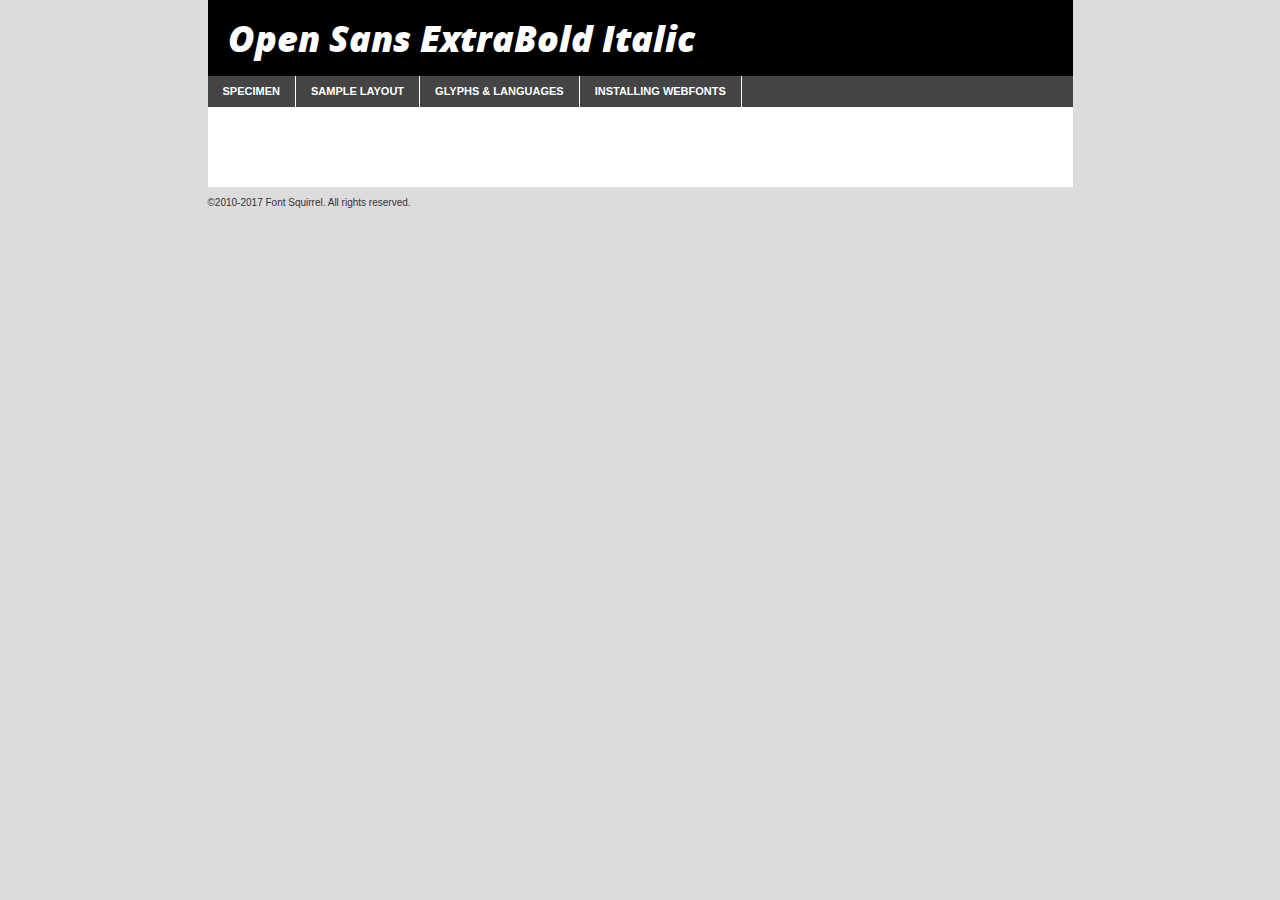
<file: fonts/Open Sans/opensans-extrabolditalic-demo.html>
<!DOCTYPE html PUBLIC "-//W3C//DTD XHTML 1.0 Transitional//EN"
	"http://www.w3.org/TR/xhtml1/DTD/xhtml1-transitional.dtd">

<html xmlns="http://www.w3.org/1999/xhtml" xml:lang="en" lang="en">
<head>
	<meta http-equiv="Content-Type" content="text/html; charset=utf-8" />
	<script src="http://ajax.googleapis.com/ajax/libs/jquery/1.7.2/jquery.min.js" type="text/javascript" charset="utf-8"></script>
	<script type="text/javascript">
	(function($){$.fn.easyTabs=function(option){var param=jQuery.extend({fadeSpeed:"fast",defaultContent:1,activeClass:'active'},option);$(this).each(function(){var thisId="#"+this.id;if(param.defaultContent==''){param.defaultContent=1;}
	if(typeof param.defaultContent=="number")
	{var defaultTab=$(thisId+" .tabs li:eq("+(param.defaultContent-1)+") a").attr('href').substr(1);}else{var defaultTab=param.defaultContent;}
	$(thisId+" .tabs li a").each(function(){var tabToHide=$(this).attr('href').substr(1);$("#"+tabToHide).addClass('easytabs-tab-content');});hideAll();changeContent(defaultTab);function hideAll(){$(thisId+" .easytabs-tab-content").hide();}
	function changeContent(tabId){hideAll();$(thisId+" .tabs li").removeClass(param.activeClass);$(thisId+" .tabs li a[href=#"+tabId+"]").closest('li').addClass(param.activeClass);if(param.fadeSpeed!="none")
	{$(thisId+" #"+tabId).fadeIn(param.fadeSpeed);}else{$(thisId+" #"+tabId).show();}}
	$(thisId+" .tabs li").click(function(){var tabId=$(this).find('a').attr('href').substr(1);changeContent(tabId);return false;});});}})(jQuery);
	</script>
	<link rel="stylesheet" href="specimen_files/specimen_stylesheet.css" type="text/css" charset="utf-8" />
	<link rel="stylesheet" href="stylesheet.css" type="text/css" charset="utf-8" />

	<style type="text/css">
					body{
				font-family: 'open_sansextrabold_italic';
							}
		</style>

	<title>Open Sans ExtraBold Italic Specimen</title>
	
	
	<script type="text/javascript" charset="utf-8">
		$(document).ready(function() {
			$('#container').easyTabs({defaultContent:1});
		});
	</script>
</head>

<body>
<div id="container">
	<div id="header">
		Open Sans ExtraBold Italic	</div>
	<ul class="tabs">
		<li><a href="#specimen">Specimen</a></li>
		<li><a href="#layout">Sample Layout</a></li>
				<li><a href="#glyphs">Glyphs &amp; Languages</a></li>
		<li><a href="#installing">Installing Webfonts</a></li>
		
	</ul>
	
	<div id="main_content">

		
			<div id="specimen">
		
				<div class="section">
					<div class="grid12 firstcol">
						<div class="huge">AaBb</div>
					</div>
				</div>
		
				<div class="section">
					<div class="glyph_range">A&#x200B;B&#x200b;C&#x200b;D&#x200b;E&#x200b;F&#x200b;G&#x200b;H&#x200b;I&#x200b;J&#x200b;K&#x200b;L&#x200b;M&#x200b;N&#x200b;O&#x200b;P&#x200b;Q&#x200b;R&#x200b;S&#x200b;T&#x200b;U&#x200b;V&#x200b;W&#x200b;X&#x200b;Y&#x200b;Z&#x200b;a&#x200b;b&#x200b;c&#x200b;d&#x200b;e&#x200b;f&#x200b;g&#x200b;h&#x200b;i&#x200b;j&#x200b;k&#x200b;l&#x200b;m&#x200b;n&#x200b;o&#x200b;p&#x200b;q&#x200b;r&#x200b;s&#x200b;t&#x200b;u&#x200b;v&#x200b;w&#x200b;x&#x200b;y&#x200b;z&#x200b;1&#x200b;2&#x200b;3&#x200b;4&#x200b;5&#x200b;6&#x200b;7&#x200b;8&#x200b;9&#x200b;0&#x200b;&amp;&#x200b;.&#x200b;,&#x200b;?&#x200b;!&#x200b;&#64;&#x200b;(&#x200b;)&#x200b;#&#x200b;$&#x200b;%&#x200b;*&#x200b;+&#x200b;-&#x200b;=&#x200b;:&#x200b;;</div>
				</div>
				<div class="section">
					<div class="grid12 firstcol">
						<table class="sample_table">
							<tr><td>10</td><td class="size10">abcdefghijklmnopqrstuvwxyzABCDEFGHIJKLMNOPQRSTUVWXYZ0123456789abcdefghijklmnopqrstuvwxyzABCDEFGHIJKLMNOPQRSTUVWXYZ0123456789abcdefghijklmnopqrstuvwxyzABCDEFGHIJKLMNOPQRSTUVWXYZ</td></tr>
							<tr><td>11</td><td class="size11">abcdefghijklmnopqrstuvwxyzABCDEFGHIJKLMNOPQRSTUVWXYZ0123456789abcdefghijklmnopqrstuvwxyzABCDEFGHIJKLMNOPQRSTUVWXYZ0123456789abcdefghijklmnopqrstuvwxyzABCDEFGHIJKLMNOPQRSTUVWXYZ</td></tr>
							<tr><td>12</td><td class="size12">abcdefghijklmnopqrstuvwxyzABCDEFGHIJKLMNOPQRSTUVWXYZ0123456789abcdefghijklmnopqrstuvwxyzABCDEFGHIJKLMNOPQRSTUVWXYZ0123456789abcdefghijklmnopqrstuvwxyzABCDEFGHIJKLMNOPQRSTUVWXYZ</td></tr>
							<tr><td>13</td><td class="size13">abcdefghijklmnopqrstuvwxyzABCDEFGHIJKLMNOPQRSTUVWXYZ0123456789abcdefghijklmnopqrstuvwxyzABCDEFGHIJKLMNOPQRSTUVWXYZ0123456789abcdefghijklmnopqrstuvwxyzABCDEFGHIJKLMNOPQRSTUVWXYZ</td></tr>
							<tr><td>14</td><td class="size14">abcdefghijklmnopqrstuvwxyzABCDEFGHIJKLMNOPQRSTUVWXYZ0123456789abcdefghijklmnopqrstuvwxyzABCDEFGHIJKLMNOPQRSTUVWXYZ0123456789abcdefghijklmnopqrstuvwxyzABCDEFGHIJKLMNOPQRSTUVWXYZ</td></tr>
							<tr><td>16</td><td class="size16">abcdefghijklmnopqrstuvwxyzABCDEFGHIJKLMNOPQRSTUVWXYZ0123456789abcdefghijklmnopqrstuvwxyzABCDEFGHIJKLMNOPQRSTUVWXYZ</td></tr>
							<tr><td>18</td><td class="size18">abcdefghijklmnopqrstuvwxyzABCDEFGHIJKLMNOPQRSTUVWXYZ0123456789abcdefghijklmnopqrstuvwxyzABCDEFGHIJKLMNOPQRSTUVWXYZ</td></tr>
							<tr><td>20</td><td class="size20">abcdefghijklmnopqrstuvwxyzABCDEFGHIJKLMNOPQRSTUVWXYZ0123456789abcdefghijklmnopqrstuvwxyzABCDEFGHIJKLMNOPQRSTUVWXYZ</td></tr>
							<tr><td>24</td><td class="size24">abcdefghijklmnopqrstuvwxyzABCDEFGHIJKLMNOPQRSTUVWXYZ0123456789abcdefghijklmnopqrstuvwxyzABCDEFGHIJKLMNOPQRSTUVWXYZ</td></tr>
							<tr><td>30</td><td class="size30">abcdefghijklmnopqrstuvwxyzABCDEFGHIJKLMNOPQRSTUVWXYZ0123456789abcdefghijklmnopqrstuvwxyzABCDEFGHIJKLMNOPQRSTUVWXYZ</td></tr>
							<tr><td>36</td><td class="size36">abcdefghijklmnopqrstuvwxyzABCDEFGHIJKLMNOPQRSTUVWXYZ0123456789abcdefghijklmnopqrstuvwxyzABCDEFGHIJKLMNOPQRSTUVWXYZ</td></tr>
							<tr><td>48</td><td class="size48">abcdefghijklmnopqrstuvwxyzABCDEFGHIJKLMNOPQRSTUVWXYZ0123456789abcdefghijklmnopqrstuvwxyzABCDEFGHIJKLMNOPQRSTUVWXYZ</td></tr>
							<tr><td>60</td><td class="size60">abcdefghijklmnopqrstuvwxyzABCDEFGHIJKLMNOPQRSTUVWXYZ0123456789abcdefghijklmnopqrstuvwxyzABCDEFGHIJKLMNOPQRSTUVWXYZ</td></tr>
							<tr><td>72</td><td class="size72">abcdefghijklmnopqrstuvwxyzABCDEFGHIJKLMNOPQRSTUVWXYZ0123456789abcdefghijklmnopqrstuvwxyzABCDEFGHIJKLMNOPQRSTUVWXYZ</td></tr>
							<tr><td>90</td><td class="size90">abcdefghijklmnopqrstuvwxyzABCDEFGHIJKLMNOPQRSTUVWXYZ0123456789abcdefghijklmnopqrstuvwxyzABCDEFGHIJKLMNOPQRSTUVWXYZ</td></tr>
						</table>
				
					</div>
			
				</div>
		
		
		
								<div class="section" id="bodycomparison">


										<div id="xheight">
				<div class="fontbody">&#x25FC;&#x25FC;&#x25FC;&#x25FC;&#x25FC;&#x25FC;&#x25FC;&#x25FC;&#x25FC;&#x25FC;&#x25FC;&#x25FC;&#x25FC;&#x25FC;&#x25FC;&#x25FC;&#x25FC;&#x25FC;&#x25FC;&#x25FC;&#x25FC;&#x25FC;&#x25FC;&#x25FC;&#x25FC;&#x25FC;&#x25FC;&#x25FC;&#x25FC;&#x25FC;&#x25FC;&#x25FC;&#x25FC;&#x25FC;&#x25FC;&#x25FC;&#x25FC;&#x25FC;&#x25FC;&#x25FC;&#x25FC;&#x25FC;&#x25FC;&#x25FC;&#x25FC;&#x25FC;&#x25FC;&#x25FC;&#x25FC;&#x25FC;&#x25FC;&#x25FC;&#x25FC;&#x25FC;&#x25FC;&#x25FC;&#x25FC;&#x25FC;&#x25FC;&#x25FC;&#x25FC;&#x25FC;&#x25FC;&#x25FC;&#x25FC;&#x25FC;&#x25FC;&#x25FC;&#x25FC;&#x25FC;&#x25FC;&#x25FC;&#x25FC;&#x25FC;&#x25FC;&#x25FC;&#x25FC;&#x25FC;&#x25FC;&#x25FC;&#x25FC;&#x25FC;&#x25FC;&#x25FC;&#x25FC;&#x25FC;&#x25FC;&#x25FC;&#x25FC;&#x25FC;&#x25FC;&#x25FC;&#x25FC;&#x25FC;&#x25FC;&#x25FC;&#x25FC;&#x25FC;&#x25FC;body</div><div class="arialbody">body</div><div class="verdanabody">body</div><div class="georgiabody">body</div></div>
										<div class="fontbody" style="z-index:1">
											body<span>Open Sans ExtraBold Italic</span>
										</div>
										<div class="arialbody" style="z-index:1">
											body<span>Arial</span>
										</div>
										<div class="verdanabody" style="z-index:1">
											body<span>Verdana</span>
										</div>
										<div class="georgiabody" style="z-index:1">
											body<span>Georgia</span>
										</div>



								</div>
		
		
				<div class="section psample psample_row1" id="">
					
					<div class="grid2 firstcol">
						<p class="size10"><span>10.</span>Aenean lacinia bibendum nulla sed consectetur. Fusce dapibus, tellus ac cursus commodo, tortor mauris condimentum nibh, ut fermentum massa justo sit amet risus. Nullam id dolor id nibh ultricies vehicula ut id elit. Cum sociis natoque penatibus et magnis dis parturient montes, nascetur ridiculus mus. Nulla vitae elit libero, a pharetra augue.</p>
			
					</div>
					<div class="grid3">
						<p class="size11"><span>11.</span>Aenean lacinia bibendum nulla sed consectetur. Fusce dapibus, tellus ac cursus commodo, tortor mauris condimentum nibh, ut fermentum massa justo sit amet risus. Nullam id dolor id nibh ultricies vehicula ut id elit. Cum sociis natoque penatibus et magnis dis parturient montes, nascetur ridiculus mus. Nulla vitae elit libero, a pharetra augue.</p>
			
					</div>
					<div class="grid3">
						<p class="size12"><span>12.</span>Aenean lacinia bibendum nulla sed consectetur. Fusce dapibus, tellus ac cursus commodo, tortor mauris condimentum nibh, ut fermentum massa justo sit amet risus. Nullam id dolor id nibh ultricies vehicula ut id elit. Cum sociis natoque penatibus et magnis dis parturient montes, nascetur ridiculus mus. Nulla vitae elit libero, a pharetra augue.</p>
			
					</div>
					<div class="grid4">
						<p class="size13"><span>13.</span>Aenean lacinia bibendum nulla sed consectetur. Fusce dapibus, tellus ac cursus commodo, tortor mauris condimentum nibh, ut fermentum massa justo sit amet risus. Nullam id dolor id nibh ultricies vehicula ut id elit. Cum sociis natoque penatibus et magnis dis parturient montes, nascetur ridiculus mus. Nulla vitae elit libero, a pharetra augue.</p>
			
					</div>
					<div class="white_blend"></div>
					
				</div>
				<div class="section psample psample_row2" id="">
					<div class="grid3 firstcol">
						<p class="size14"><span>14.</span>Aenean lacinia bibendum nulla sed consectetur. Fusce dapibus, tellus ac cursus commodo, tortor mauris condimentum nibh, ut fermentum massa justo sit amet risus. Nullam id dolor id nibh ultricies vehicula ut id elit. Cum sociis natoque penatibus et magnis dis parturient montes, nascetur ridiculus mus. Nulla vitae elit libero, a pharetra augue.</p>
			
					</div>
					<div class="grid4">
						<p class="size16"><span>16.</span>Aenean lacinia bibendum nulla sed consectetur. Fusce dapibus, tellus ac cursus commodo, tortor mauris condimentum nibh, ut fermentum massa justo sit amet risus. Nullam id dolor id nibh ultricies vehicula ut id elit. Cum sociis natoque penatibus et magnis dis parturient montes, nascetur ridiculus mus. Nulla vitae elit libero, a pharetra augue.</p>
			
					</div>
					<div class="grid5">
						<p class="size18"><span>18.</span>Aenean lacinia bibendum nulla sed consectetur. Fusce dapibus, tellus ac cursus commodo, tortor mauris condimentum nibh, ut fermentum massa justo sit amet risus. Nullam id dolor id nibh ultricies vehicula ut id elit. Cum sociis natoque penatibus et magnis dis parturient montes, nascetur ridiculus mus. Nulla vitae elit libero, a pharetra augue.</p>
			
					</div>

					<div class="white_blend"></div>

				</div>
				
				<div class="section psample psample_row3" id="">
					<div class="grid5 firstcol">
						<p class="size20"><span>20.</span>Aenean lacinia bibendum nulla sed consectetur. Fusce dapibus, tellus ac cursus commodo, tortor mauris condimentum nibh, ut fermentum massa justo sit amet risus. Nullam id dolor id nibh ultricies vehicula ut id elit. Cum sociis natoque penatibus et magnis dis parturient montes, nascetur ridiculus mus. Nulla vitae elit libero, a pharetra augue.</p>
					</div>
					<div class="grid7">
						<p class="size24"><span>24.</span>Aenean lacinia bibendum nulla sed consectetur. Fusce dapibus, tellus ac cursus commodo, tortor mauris condimentum nibh, ut fermentum massa justo sit amet risus. Nullam id dolor id nibh ultricies vehicula ut id elit. Cum sociis natoque penatibus et magnis dis parturient montes, nascetur ridiculus mus. Nulla vitae elit libero, a pharetra augue.</p>
					</div>
					
					<div class="white_blend"></div>
					
				</div>
				
				<div class="section psample psample_row4" id="">
					<div class="grid12 firstcol">
						<p class="size30"><span>30.</span>Aenean lacinia bibendum nulla sed consectetur. Fusce dapibus, tellus ac cursus commodo, tortor mauris condimentum nibh, ut fermentum massa justo sit amet risus. Nullam id dolor id nibh ultricies vehicula ut id elit. Cum sociis natoque penatibus et magnis dis parturient montes, nascetur ridiculus mus. Nulla vitae elit libero, a pharetra augue.</p>
					</div>
					<div class="white_blend"></div>
					
				</div>
				
				
				
				<div class="section psample psample_row1 fullreverse">
					<div class="grid2 firstcol">
						<p class="size10"><span>10.</span>Aenean lacinia bibendum nulla sed consectetur. Fusce dapibus, tellus ac cursus commodo, tortor mauris condimentum nibh, ut fermentum massa justo sit amet risus. Nullam id dolor id nibh ultricies vehicula ut id elit. Cum sociis natoque penatibus et magnis dis parturient montes, nascetur ridiculus mus. Nulla vitae elit libero, a pharetra augue.</p>
			
					</div>
					<div class="grid3">
						<p class="size11"><span>11.</span>Aenean lacinia bibendum nulla sed consectetur. Fusce dapibus, tellus ac cursus commodo, tortor mauris condimentum nibh, ut fermentum massa justo sit amet risus. Nullam id dolor id nibh ultricies vehicula ut id elit. Cum sociis natoque penatibus et magnis dis parturient montes, nascetur ridiculus mus. Nulla vitae elit libero, a pharetra augue.</p>
			
					</div>
					<div class="grid3">
						<p class="size12"><span>12.</span>Aenean lacinia bibendum nulla sed consectetur. Fusce dapibus, tellus ac cursus commodo, tortor mauris condimentum nibh, ut fermentum massa justo sit amet risus. Nullam id dolor id nibh ultricies vehicula ut id elit. Cum sociis natoque penatibus et magnis dis parturient montes, nascetur ridiculus mus. Nulla vitae elit libero, a pharetra augue.</p>
			
					</div>
					<div class="grid4">
						<p class="size13"><span>13.</span>Aenean lacinia bibendum nulla sed consectetur. Fusce dapibus, tellus ac cursus commodo, tortor mauris condimentum nibh, ut fermentum massa justo sit amet risus. Nullam id dolor id nibh ultricies vehicula ut id elit. Cum sociis natoque penatibus et magnis dis parturient montes, nascetur ridiculus mus. Nulla vitae elit libero, a pharetra augue.</p>
			
					</div>
					<div class="black_blend"></div>
					
				</div>
				
				<div class="section psample psample_row2 fullreverse">
					<div class="grid3 firstcol">
						<p class="size14"><span>14.</span>Aenean lacinia bibendum nulla sed consectetur. Fusce dapibus, tellus ac cursus commodo, tortor mauris condimentum nibh, ut fermentum massa justo sit amet risus. Nullam id dolor id nibh ultricies vehicula ut id elit. Cum sociis natoque penatibus et magnis dis parturient montes, nascetur ridiculus mus. Nulla vitae elit libero, a pharetra augue.</p>
			
					</div>
					<div class="grid4">
						<p class="size16"><span>16.</span>Aenean lacinia bibendum nulla sed consectetur. Fusce dapibus, tellus ac cursus commodo, tortor mauris condimentum nibh, ut fermentum massa justo sit amet risus. Nullam id dolor id nibh ultricies vehicula ut id elit. Cum sociis natoque penatibus et magnis dis parturient montes, nascetur ridiculus mus. Nulla vitae elit libero, a pharetra augue.</p>
			
					</div>
					<div class="grid5">
						<p class="size18"><span>18.</span>Aenean lacinia bibendum nulla sed consectetur. Fusce dapibus, tellus ac cursus commodo, tortor mauris condimentum nibh, ut fermentum massa justo sit amet risus. Nullam id dolor id nibh ultricies vehicula ut id elit. Cum sociis natoque penatibus et magnis dis parturient montes, nascetur ridiculus mus. Nulla vitae elit libero, a pharetra augue.</p>
			
					</div>
					<div class="black_blend"></div>

				</div>
				
				<div class="section psample fullreverse psample_row3" id="">
					<div class="grid5 firstcol">
						<p class="size20"><span>20.</span>Aenean lacinia bibendum nulla sed consectetur. Fusce dapibus, tellus ac cursus commodo, tortor mauris condimentum nibh, ut fermentum massa justo sit amet risus. Nullam id dolor id nibh ultricies vehicula ut id elit. Cum sociis natoque penatibus et magnis dis parturient montes, nascetur ridiculus mus. Nulla vitae elit libero, a pharetra augue.</p>
					</div>
					<div class="grid7">
						<p class="size24"><span>24.</span>Aenean lacinia bibendum nulla sed consectetur. Fusce dapibus, tellus ac cursus commodo, tortor mauris condimentum nibh, ut fermentum massa justo sit amet risus. Nullam id dolor id nibh ultricies vehicula ut id elit. Cum sociis natoque penatibus et magnis dis parturient montes, nascetur ridiculus mus. Nulla vitae elit libero, a pharetra augue.</p>
					</div>
					
					<div class="black_blend"></div>
					
				</div>
				
				<div class="section psample fullreverse psample_row4" id="" style="border-bottom: 20px #000 solid;">
					<div class="grid12 firstcol">
						<p class="size30"><span>30.</span>Aenean lacinia bibendum nulla sed consectetur. Fusce dapibus, tellus ac cursus commodo, tortor mauris condimentum nibh, ut fermentum massa justo sit amet risus. Nullam id dolor id nibh ultricies vehicula ut id elit. Cum sociis natoque penatibus et magnis dis parturient montes, nascetur ridiculus mus. Nulla vitae elit libero, a pharetra augue.</p>
					</div>
					<div class="black_blend"></div>
					
				</div>
				
				
				
				
			</div>
			
			<div id="layout">
				
				<div class="section">
					
					<div class="grid12 firstcol">
						<h1>Lorem Ipsum Dolor</h1>
						<h2>Etiam porta sem malesuada magna mollis euismod</h2>
						
						<p class="byline">By <a href="#link">Aenean Lacinia</a></p>
					</div>
				</div>
				<div class="section">
					<div class="grid8 firstcol">
						<p class="large">Donec sed odio dui. Morbi leo risus, porta ac consectetur ac, vestibulum at eros. Fusce dapibus, tellus ac cursus commodo, tortor mauris condimentum nibh, ut fermentum massa justo sit amet risus. </p>

						
						<h3>Pellentesque ornare sem</h3>

						<p>Maecenas sed diam eget risus varius blandit sit amet non magna. Maecenas faucibus mollis interdum. Donec ullamcorper nulla non metus auctor fringilla. Nullam id dolor id nibh ultricies vehicula ut id elit. Nullam id dolor id nibh ultricies vehicula ut id elit. </p>

						<p>Aenean eu leo quam. Pellentesque ornare sem lacinia quam venenatis vestibulum. Lorem ipsum dolor sit amet, consectetur adipiscing elit. Cum sociis natoque penatibus et magnis dis parturient montes, nascetur ridiculus mus. </p>

						<p>Nulla vitae elit libero, a pharetra augue. Praesent commodo cursus magna, vel scelerisque nisl consectetur et. Aenean lacinia bibendum nulla sed consectetur. </p>

						<p>Nullam quis risus eget urna mollis ornare vel eu leo. Nullam quis risus eget urna mollis ornare vel eu leo. Maecenas sed diam eget risus varius blandit sit amet non magna. Donec ullamcorper nulla non metus auctor fringilla. </p>

						<h3>Cras mattis consectetur</h3>

						<p>Aenean eu leo quam. Pellentesque ornare sem lacinia quam venenatis vestibulum. Aenean lacinia bibendum nulla sed consectetur. Integer posuere erat a ante venenatis dapibus posuere velit aliquet. Cras mattis consectetur purus sit amet fermentum. </p>

						<p>Nullam id dolor id nibh ultricies vehicula ut id elit. Nullam quis risus eget urna mollis ornare vel eu leo. Cras mattis consectetur purus sit amet fermentum.</p>
					</div>
					
					<div class="grid4 sidebar">
						
						<div class="box reverse">
							<p class="last">Nullam quis risus eget urna mollis ornare vel eu leo. Donec ullamcorper nulla non metus auctor fringilla. Cras mattis consectetur purus sit amet fermentum. Sed posuere consectetur est at lobortis. Lorem ipsum dolor sit amet, consectetur adipiscing elit. </p>
						</div>
						
						<p class="caption">Maecenas sed diam eget risus varius.</p>

						<p>Vestibulum id ligula porta felis euismod semper. Integer posuere erat a ante venenatis dapibus posuere velit aliquet. Vestibulum id ligula porta felis euismod semper. Sed posuere consectetur est at lobortis. Maecenas sed diam eget risus varius blandit sit amet non magna. Fusce dapibus, tellus ac cursus commodo, tortor mauris condimentum nibh, ut fermentum massa justo sit amet risus. </p>

					

						<p>Duis mollis, est non commodo luctus, nisi erat porttitor ligula, eget lacinia odio sem nec elit. Aenean lacinia bibendum nulla sed consectetur. Vivamus sagittis lacus vel augue laoreet rutrum faucibus dolor auctor. Aenean lacinia bibendum nulla sed consectetur. Nullam quis risus eget urna mollis ornare vel eu leo. </p>

						<p>Praesent commodo cursus magna, vel scelerisque nisl consectetur et. Donec ullamcorper nulla non metus auctor fringilla. Maecenas faucibus mollis interdum. Fusce dapibus, tellus ac cursus commodo, tortor mauris condimentum nibh, ut fermentum massa justo sit amet risus. </p>

					</div>
				</div>
				
			</div>


			



		<div id="glyphs">
			<div class="section">
				<div class="grid12 firstcol">
			
				<h1>Language Support</h1>
				<p>The subset of Open Sans ExtraBold Italic in this kit supports the following languages:<br />
			
					Albanian, Basque, Breton, Chamorro, Danish, Dutch, English, Faroese, Finnish, French, Frisian, Galician, German, Icelandic, Italian, Malagasy, Norwegian, Portuguese, Spanish, Alsatian, Aragonese, Arapaho, Arrernte, Asturian, Aymara, Bislama, Cebuano, Corsican, Fijian, French_creole, Genoese, Gilbertese, Greenlandic, Haitian_creole, Hiligaynon, Hmong, Hopi, Ibanag, Iloko_ilokano, Indonesian, Interglossa_glosa, Interlingua, Irish_gaelic, Jerriais, Lojban, Lombard, Luxembourgeois, Manx, Mohawk, Norfolk_pitcairnese, Occitan, Oromo, Pangasinan, Papiamento, Piedmontese, Potawatomi, Rhaeto-romance, Romansh, Rotokas, Sami_lule, Samoan, Sardinian, Scots_gaelic, Seychelles_creole, Shona, Sicilian, Somali, Southern_ndebele, Swahili, Swati_swazi, Tagalog_filipino_pilipino, Tetum, Tok_pisin, Uyghur_latinized, Volapuk, Walloon, Warlpiri, Xhosa, Yapese, Zulu, Latinbasic, Ubasic, Demo				</p>
				<h1>Glyph Chart</h1>
				<p>The subset of Open Sans ExtraBold Italic in this kit includes all the glyphs listed below. Unicode entities are included above each glyph to help you insert individual characters into your layout.</p>
				<div id="glyph_chart">
			
																				 <div><p>&amp;#13;</p>&#13;</div>
																				 <div><p>&amp;#32;</p>&#32;</div>
																				 <div><p>&amp;#33;</p>&#33;</div>
																				 <div><p>&amp;#34;</p>&#34;</div>
																				 <div><p>&amp;#35;</p>&#35;</div>
																				 <div><p>&amp;#36;</p>&#36;</div>
																				 <div><p>&amp;#37;</p>&#37;</div>
																				 <div><p>&amp;#38;</p>&#38;</div>
																				 <div><p>&amp;#39;</p>&#39;</div>
																				 <div><p>&amp;#40;</p>&#40;</div>
																				 <div><p>&amp;#41;</p>&#41;</div>
																				 <div><p>&amp;#42;</p>&#42;</div>
																				 <div><p>&amp;#43;</p>&#43;</div>
																				 <div><p>&amp;#44;</p>&#44;</div>
																				 <div><p>&amp;#45;</p>&#45;</div>
																				 <div><p>&amp;#46;</p>&#46;</div>
																				 <div><p>&amp;#47;</p>&#47;</div>
																				 <div><p>&amp;#48;</p>&#48;</div>
																				 <div><p>&amp;#49;</p>&#49;</div>
																				 <div><p>&amp;#50;</p>&#50;</div>
																				 <div><p>&amp;#51;</p>&#51;</div>
																				 <div><p>&amp;#52;</p>&#52;</div>
																				 <div><p>&amp;#53;</p>&#53;</div>
																				 <div><p>&amp;#54;</p>&#54;</div>
																				 <div><p>&amp;#55;</p>&#55;</div>
																				 <div><p>&amp;#56;</p>&#56;</div>
																				 <div><p>&amp;#57;</p>&#57;</div>
																				 <div><p>&amp;#58;</p>&#58;</div>
																				 <div><p>&amp;#59;</p>&#59;</div>
																				 <div><p>&amp;#60;</p>&#60;</div>
																				 <div><p>&amp;#61;</p>&#61;</div>
																				 <div><p>&amp;#62;</p>&#62;</div>
																				 <div><p>&amp;#63;</p>&#63;</div>
																				 <div><p>&amp;#64;</p>&#64;</div>
																				 <div><p>&amp;#65;</p>&#65;</div>
																				 <div><p>&amp;#66;</p>&#66;</div>
																				 <div><p>&amp;#67;</p>&#67;</div>
																				 <div><p>&amp;#68;</p>&#68;</div>
																				 <div><p>&amp;#69;</p>&#69;</div>
																				 <div><p>&amp;#70;</p>&#70;</div>
																				 <div><p>&amp;#71;</p>&#71;</div>
																				 <div><p>&amp;#72;</p>&#72;</div>
																				 <div><p>&amp;#73;</p>&#73;</div>
																				 <div><p>&amp;#74;</p>&#74;</div>
																				 <div><p>&amp;#75;</p>&#75;</div>
																				 <div><p>&amp;#76;</p>&#76;</div>
																				 <div><p>&amp;#77;</p>&#77;</div>
																				 <div><p>&amp;#78;</p>&#78;</div>
																				 <div><p>&amp;#79;</p>&#79;</div>
																				 <div><p>&amp;#80;</p>&#80;</div>
																				 <div><p>&amp;#81;</p>&#81;</div>
																				 <div><p>&amp;#82;</p>&#82;</div>
																				 <div><p>&amp;#83;</p>&#83;</div>
																				 <div><p>&amp;#84;</p>&#84;</div>
																				 <div><p>&amp;#85;</p>&#85;</div>
																				 <div><p>&amp;#86;</p>&#86;</div>
																				 <div><p>&amp;#87;</p>&#87;</div>
																				 <div><p>&amp;#88;</p>&#88;</div>
																				 <div><p>&amp;#89;</p>&#89;</div>
																				 <div><p>&amp;#90;</p>&#90;</div>
																				 <div><p>&amp;#91;</p>&#91;</div>
																				 <div><p>&amp;#92;</p>&#92;</div>
																				 <div><p>&amp;#93;</p>&#93;</div>
																				 <div><p>&amp;#94;</p>&#94;</div>
																				 <div><p>&amp;#95;</p>&#95;</div>
																				 <div><p>&amp;#96;</p>&#96;</div>
																				 <div><p>&amp;#97;</p>&#97;</div>
																				 <div><p>&amp;#98;</p>&#98;</div>
																				 <div><p>&amp;#99;</p>&#99;</div>
																				 <div><p>&amp;#100;</p>&#100;</div>
																				 <div><p>&amp;#101;</p>&#101;</div>
																				 <div><p>&amp;#102;</p>&#102;</div>
																				 <div><p>&amp;#103;</p>&#103;</div>
																				 <div><p>&amp;#104;</p>&#104;</div>
																				 <div><p>&amp;#105;</p>&#105;</div>
																				 <div><p>&amp;#106;</p>&#106;</div>
																				 <div><p>&amp;#107;</p>&#107;</div>
																				 <div><p>&amp;#108;</p>&#108;</div>
																				 <div><p>&amp;#109;</p>&#109;</div>
																				 <div><p>&amp;#110;</p>&#110;</div>
																				 <div><p>&amp;#111;</p>&#111;</div>
																				 <div><p>&amp;#112;</p>&#112;</div>
																				 <div><p>&amp;#113;</p>&#113;</div>
																				 <div><p>&amp;#114;</p>&#114;</div>
																				 <div><p>&amp;#115;</p>&#115;</div>
																				 <div><p>&amp;#116;</p>&#116;</div>
																				 <div><p>&amp;#117;</p>&#117;</div>
																				 <div><p>&amp;#118;</p>&#118;</div>
																				 <div><p>&amp;#119;</p>&#119;</div>
																				 <div><p>&amp;#120;</p>&#120;</div>
																				 <div><p>&amp;#121;</p>&#121;</div>
																				 <div><p>&amp;#122;</p>&#122;</div>
																				 <div><p>&amp;#123;</p>&#123;</div>
																				 <div><p>&amp;#124;</p>&#124;</div>
																				 <div><p>&amp;#125;</p>&#125;</div>
																				 <div><p>&amp;#126;</p>&#126;</div>
																				 <div><p>&amp;#160;</p>&#160;</div>
																				 <div><p>&amp;#161;</p>&#161;</div>
																				 <div><p>&amp;#162;</p>&#162;</div>
																				 <div><p>&amp;#163;</p>&#163;</div>
																				 <div><p>&amp;#164;</p>&#164;</div>
																				 <div><p>&amp;#165;</p>&#165;</div>
																				 <div><p>&amp;#166;</p>&#166;</div>
																				 <div><p>&amp;#167;</p>&#167;</div>
																				 <div><p>&amp;#168;</p>&#168;</div>
																				 <div><p>&amp;#169;</p>&#169;</div>
																				 <div><p>&amp;#170;</p>&#170;</div>
																				 <div><p>&amp;#171;</p>&#171;</div>
																				 <div><p>&amp;#172;</p>&#172;</div>
																				 <div><p>&amp;#173;</p>&#173;</div>
																				 <div><p>&amp;#174;</p>&#174;</div>
																				 <div><p>&amp;#175;</p>&#175;</div>
																				 <div><p>&amp;#176;</p>&#176;</div>
																				 <div><p>&amp;#177;</p>&#177;</div>
																				 <div><p>&amp;#178;</p>&#178;</div>
																				 <div><p>&amp;#179;</p>&#179;</div>
																				 <div><p>&amp;#180;</p>&#180;</div>
																				 <div><p>&amp;#181;</p>&#181;</div>
																				 <div><p>&amp;#182;</p>&#182;</div>
																				 <div><p>&amp;#183;</p>&#183;</div>
																				 <div><p>&amp;#184;</p>&#184;</div>
																				 <div><p>&amp;#185;</p>&#185;</div>
																				 <div><p>&amp;#186;</p>&#186;</div>
																				 <div><p>&amp;#187;</p>&#187;</div>
																				 <div><p>&amp;#188;</p>&#188;</div>
																				 <div><p>&amp;#189;</p>&#189;</div>
																				 <div><p>&amp;#190;</p>&#190;</div>
																				 <div><p>&amp;#191;</p>&#191;</div>
																				 <div><p>&amp;#192;</p>&#192;</div>
																				 <div><p>&amp;#193;</p>&#193;</div>
																				 <div><p>&amp;#194;</p>&#194;</div>
																				 <div><p>&amp;#195;</p>&#195;</div>
																				 <div><p>&amp;#196;</p>&#196;</div>
																				 <div><p>&amp;#197;</p>&#197;</div>
																				 <div><p>&amp;#198;</p>&#198;</div>
																				 <div><p>&amp;#199;</p>&#199;</div>
																				 <div><p>&amp;#200;</p>&#200;</div>
																				 <div><p>&amp;#201;</p>&#201;</div>
																				 <div><p>&amp;#202;</p>&#202;</div>
																				 <div><p>&amp;#203;</p>&#203;</div>
																				 <div><p>&amp;#204;</p>&#204;</div>
																				 <div><p>&amp;#205;</p>&#205;</div>
																				 <div><p>&amp;#206;</p>&#206;</div>
																				 <div><p>&amp;#207;</p>&#207;</div>
																				 <div><p>&amp;#208;</p>&#208;</div>
																				 <div><p>&amp;#209;</p>&#209;</div>
																				 <div><p>&amp;#210;</p>&#210;</div>
																				 <div><p>&amp;#211;</p>&#211;</div>
																				 <div><p>&amp;#212;</p>&#212;</div>
																				 <div><p>&amp;#213;</p>&#213;</div>
																				 <div><p>&amp;#214;</p>&#214;</div>
																				 <div><p>&amp;#215;</p>&#215;</div>
																				 <div><p>&amp;#216;</p>&#216;</div>
																				 <div><p>&amp;#217;</p>&#217;</div>
																				 <div><p>&amp;#218;</p>&#218;</div>
																				 <div><p>&amp;#219;</p>&#219;</div>
																				 <div><p>&amp;#220;</p>&#220;</div>
																				 <div><p>&amp;#221;</p>&#221;</div>
																				 <div><p>&amp;#222;</p>&#222;</div>
																				 <div><p>&amp;#223;</p>&#223;</div>
																				 <div><p>&amp;#224;</p>&#224;</div>
																				 <div><p>&amp;#225;</p>&#225;</div>
																				 <div><p>&amp;#226;</p>&#226;</div>
																				 <div><p>&amp;#227;</p>&#227;</div>
																				 <div><p>&amp;#228;</p>&#228;</div>
																				 <div><p>&amp;#229;</p>&#229;</div>
																				 <div><p>&amp;#230;</p>&#230;</div>
																				 <div><p>&amp;#231;</p>&#231;</div>
																				 <div><p>&amp;#232;</p>&#232;</div>
																				 <div><p>&amp;#233;</p>&#233;</div>
																				 <div><p>&amp;#234;</p>&#234;</div>
																				 <div><p>&amp;#235;</p>&#235;</div>
																				 <div><p>&amp;#236;</p>&#236;</div>
																				 <div><p>&amp;#237;</p>&#237;</div>
																				 <div><p>&amp;#238;</p>&#238;</div>
																				 <div><p>&amp;#239;</p>&#239;</div>
																				 <div><p>&amp;#240;</p>&#240;</div>
																				 <div><p>&amp;#241;</p>&#241;</div>
																				 <div><p>&amp;#242;</p>&#242;</div>
																				 <div><p>&amp;#243;</p>&#243;</div>
																				 <div><p>&amp;#244;</p>&#244;</div>
																				 <div><p>&amp;#245;</p>&#245;</div>
																				 <div><p>&amp;#246;</p>&#246;</div>
																				 <div><p>&amp;#247;</p>&#247;</div>
																				 <div><p>&amp;#248;</p>&#248;</div>
																				 <div><p>&amp;#249;</p>&#249;</div>
																				 <div><p>&amp;#250;</p>&#250;</div>
																				 <div><p>&amp;#251;</p>&#251;</div>
																				 <div><p>&amp;#252;</p>&#252;</div>
																				 <div><p>&amp;#253;</p>&#253;</div>
																				 <div><p>&amp;#254;</p>&#254;</div>
																				 <div><p>&amp;#255;</p>&#255;</div>
																				 <div><p>&amp;#338;</p>&#338;</div>
																				 <div><p>&amp;#339;</p>&#339;</div>
																				 <div><p>&amp;#376;</p>&#376;</div>
																				 <div><p>&amp;#710;</p>&#710;</div>
																				 <div><p>&amp;#732;</p>&#732;</div>
																				 <div><p>&amp;#8192;</p>&#8192;</div>
																				 <div><p>&amp;#8193;</p>&#8193;</div>
																				 <div><p>&amp;#8194;</p>&#8194;</div>
																				 <div><p>&amp;#8195;</p>&#8195;</div>
																				 <div><p>&amp;#8196;</p>&#8196;</div>
																				 <div><p>&amp;#8197;</p>&#8197;</div>
																				 <div><p>&amp;#8198;</p>&#8198;</div>
																				 <div><p>&amp;#8199;</p>&#8199;</div>
																				 <div><p>&amp;#8200;</p>&#8200;</div>
																				 <div><p>&amp;#8201;</p>&#8201;</div>
																				 <div><p>&amp;#8202;</p>&#8202;</div>
																				 <div><p>&amp;#8208;</p>&#8208;</div>
																				 <div><p>&amp;#8209;</p>&#8209;</div>
																				 <div><p>&amp;#8210;</p>&#8210;</div>
																				 <div><p>&amp;#8211;</p>&#8211;</div>
																				 <div><p>&amp;#8212;</p>&#8212;</div>
																				 <div><p>&amp;#8216;</p>&#8216;</div>
																				 <div><p>&amp;#8217;</p>&#8217;</div>
																				 <div><p>&amp;#8218;</p>&#8218;</div>
																				 <div><p>&amp;#8220;</p>&#8220;</div>
																				 <div><p>&amp;#8221;</p>&#8221;</div>
																				 <div><p>&amp;#8222;</p>&#8222;</div>
																				 <div><p>&amp;#8226;</p>&#8226;</div>
																				 <div><p>&amp;#8230;</p>&#8230;</div>
																				 <div><p>&amp;#8239;</p>&#8239;</div>
																				 <div><p>&amp;#8249;</p>&#8249;</div>
																				 <div><p>&amp;#8250;</p>&#8250;</div>
																				 <div><p>&amp;#8287;</p>&#8287;</div>
																				 <div><p>&amp;#8364;</p>&#8364;</div>
																				 <div><p>&amp;#8482;</p>&#8482;</div>
																				 <div><p>&amp;#9724;</p>&#9724;</div>
																				 <div><p>&amp;#64257;</p>&#64257;</div>
																				 <div><p>&amp;#64258;</p>&#64258;</div>
																				 <div><p>&amp;#64259;</p>&#64259;</div>
																				 <div><p>&amp;#64260;</p>&#64260;</div>
																																						</div>	
				</div>
		
		
			</div>
		</div>
		
		
		<div id="specs">
			
		</div>
	
		<div id="installing">
			<div class="section">
				<div class="grid7 firstcol">
					<h1>Installing Webfonts</h1>
					
					<p>Webfonts are supported by all major browser platforms but not all in the same way. There are currently four different font formats that must be included in order to target all browsers. This includes TTF, WOFF, EOT and SVG.</p>
					
					<h2>1. Upload your webfonts</h2>
					<p>You must upload your webfont kit to your website. They should be in or near the same directory as your CSS files.</p>
					
					<h2>2. Include the webfont stylesheet</h2>
					<p>A special CSS @font-face declaration helps the various browsers select the appropriate font it needs without causing you a bunch of headaches. Learn more about this syntax by reading the <a href="https://www.fontspring.com/blog/further-hardening-of-the-bulletproof-syntax">Fontspring blog post</a> about it. The code for it is as follows:</p>


<code>
@font-face{ 
	font-family: 'MyWebFont';
	src: url('WebFont.eot');
	src: url('WebFont.eot?#iefix') format('embedded-opentype'),
	     url('WebFont.woff') format('woff'),
	     url('WebFont.ttf') format('truetype'),
	     url('WebFont.svg#webfont') format('svg');
}
</code>

	<p>We've already gone ahead and generated the code for you. All you have to do is link to the stylesheet in your HTML, like this:</p>
	<code>&lt;link rel=&quot;stylesheet&quot; href=&quot;stylesheet.css&quot; type=&quot;text/css&quot; charset=&quot;utf-8&quot; /&gt;</code>

					<h2>3. Modify your own stylesheet</h2>
					<p>To take advantage of your new fonts, you must tell your stylesheet to use them. Look at the original @font-face declaration above and find the property called "font-family." The name linked there will be what you use to reference the font. Prepend that webfont name to the font stack in the "font-family" property, inside the selector you want to change. For example:</p>
<code>p { font-family: 'WebFont', Arial, sans-serif; }</code>

<h2>4. Test</h2>
<p>Getting webfonts to work cross-browser <em>can</em> be tricky. Use the information in the sidebar to help you if you find that fonts aren't loading in a particular browser.</p>
				</div>
				
				<div class="grid5 sidebar">
					<div class="box">
						<h2>Troubleshooting<br />Font-Face Problems</h2>
						<p>Having trouble getting your webfonts to load in your new website? Here are some tips to sort out what might be the problem.</p>

						<h3>Fonts not showing in any browser</h3>

						<p>This sounds like you need to work on the plumbing. You either did not upload the fonts to the correct directory, or you did not link the fonts properly in the CSS. If you've confirmed that all this is correct and you still have a problem, take a look at your .htaccess file and see if requests are getting intercepted.</p>

						<h3>Fonts not loading in iPhone or iPad</h3>

						<p>The most common problem here is that you are serving the fonts from an IIS server. IIS refuses to serve files that have unknown MIME types. If that is the case, you must set the MIME type for SVG to "image/svg+xml" in the server settings. Follow these instructions from Microsoft if you need help.</p>

						<h3>Fonts not loading in Firefox</h3>

						<p>The primary reason for this failure? You are still using a version Firefox older than 3.5. So upgrade already! If that isn't it, then you are very likely serving fonts from a different domain. Firefox requires that all font assets be served from the same domain. Lastly it is possible that you need to add WOFF to your list of MIME types (if you are serving via IIS.)</p>

						<h3>Fonts not loading in IE</h3>

						<p>Are you looking at Internet Explorer on an actual Windows machine or are you cheating by using a service like Adobe BrowserLab? Many of these screenshot services do not render @font-face for IE. Best to test it on a real machine.</p>

						<h3>Fonts not loading in IE9</h3>

						<p>IE9, like Firefox, requires that fonts be served from the same domain as the website. Make sure that is the case.</p>
					</div>
				</div>
			</div>
			
		</div>
	
	</div>
	<div id="footer">
		<p>&copy;2010-2017 Font Squirrel. All rights reserved.</p>
	</div>
</div>
</body>
</html>
</file>
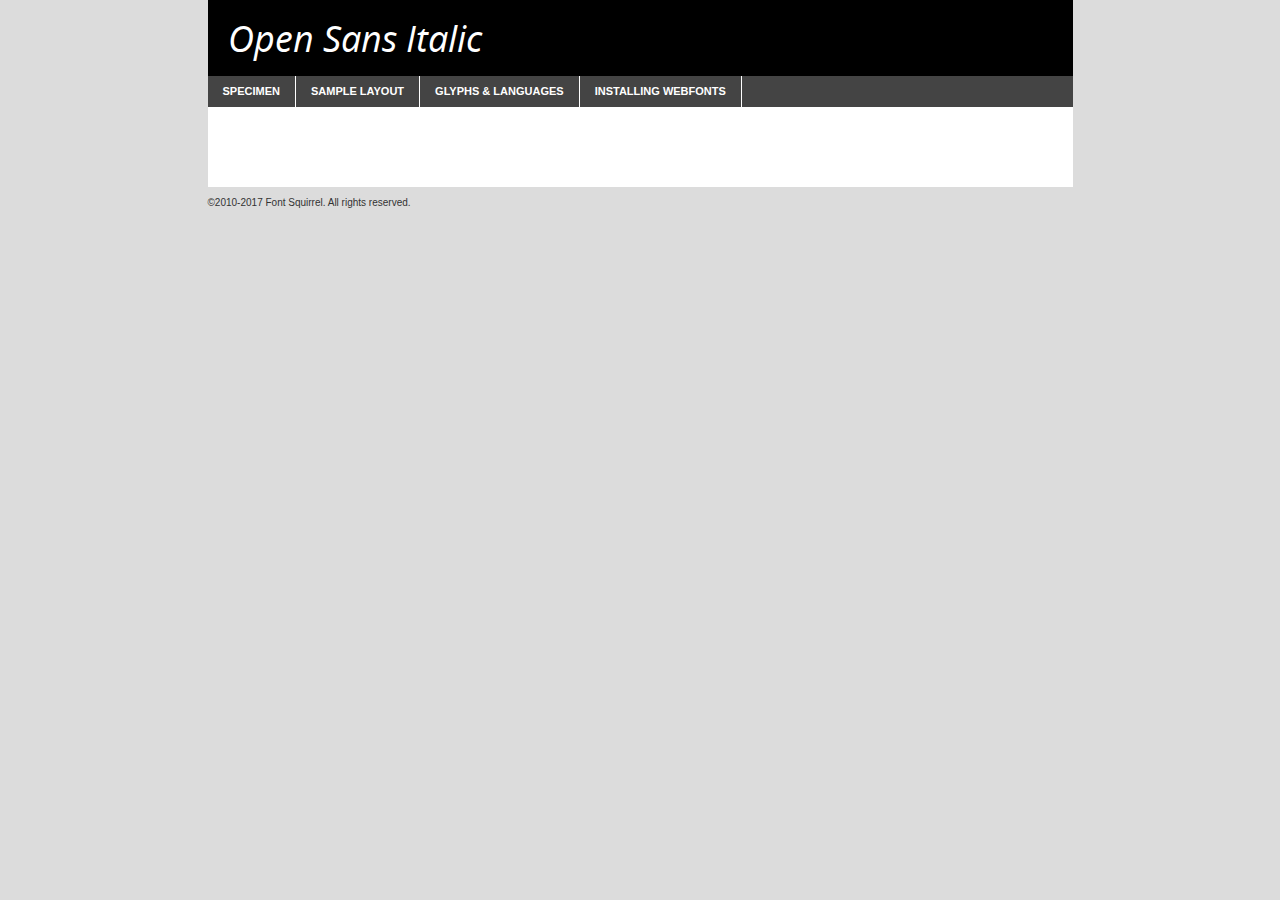
<file: fonts/Open Sans/opensans-italic-demo.html>
<!DOCTYPE html PUBLIC "-//W3C//DTD XHTML 1.0 Transitional//EN"
	"http://www.w3.org/TR/xhtml1/DTD/xhtml1-transitional.dtd">

<html xmlns="http://www.w3.org/1999/xhtml" xml:lang="en" lang="en">
<head>
	<meta http-equiv="Content-Type" content="text/html; charset=utf-8" />
	<script src="http://ajax.googleapis.com/ajax/libs/jquery/1.7.2/jquery.min.js" type="text/javascript" charset="utf-8"></script>
	<script type="text/javascript">
	(function($){$.fn.easyTabs=function(option){var param=jQuery.extend({fadeSpeed:"fast",defaultContent:1,activeClass:'active'},option);$(this).each(function(){var thisId="#"+this.id;if(param.defaultContent==''){param.defaultContent=1;}
	if(typeof param.defaultContent=="number")
	{var defaultTab=$(thisId+" .tabs li:eq("+(param.defaultContent-1)+") a").attr('href').substr(1);}else{var defaultTab=param.defaultContent;}
	$(thisId+" .tabs li a").each(function(){var tabToHide=$(this).attr('href').substr(1);$("#"+tabToHide).addClass('easytabs-tab-content');});hideAll();changeContent(defaultTab);function hideAll(){$(thisId+" .easytabs-tab-content").hide();}
	function changeContent(tabId){hideAll();$(thisId+" .tabs li").removeClass(param.activeClass);$(thisId+" .tabs li a[href=#"+tabId+"]").closest('li').addClass(param.activeClass);if(param.fadeSpeed!="none")
	{$(thisId+" #"+tabId).fadeIn(param.fadeSpeed);}else{$(thisId+" #"+tabId).show();}}
	$(thisId+" .tabs li").click(function(){var tabId=$(this).find('a').attr('href').substr(1);changeContent(tabId);return false;});});}})(jQuery);
	</script>
	<link rel="stylesheet" href="specimen_files/specimen_stylesheet.css" type="text/css" charset="utf-8" />
	<link rel="stylesheet" href="stylesheet.css" type="text/css" charset="utf-8" />

	<style type="text/css">
					body{
				font-family: 'open_sansitalic';
							}
		</style>

	<title>Open Sans Italic Specimen</title>
	
	
	<script type="text/javascript" charset="utf-8">
		$(document).ready(function() {
			$('#container').easyTabs({defaultContent:1});
		});
	</script>
</head>

<body>
<div id="container">
	<div id="header">
		Open Sans Italic	</div>
	<ul class="tabs">
		<li><a href="#specimen">Specimen</a></li>
		<li><a href="#layout">Sample Layout</a></li>
				<li><a href="#glyphs">Glyphs &amp; Languages</a></li>
		<li><a href="#installing">Installing Webfonts</a></li>
		
	</ul>
	
	<div id="main_content">

		
			<div id="specimen">
		
				<div class="section">
					<div class="grid12 firstcol">
						<div class="huge">AaBb</div>
					</div>
				</div>
		
				<div class="section">
					<div class="glyph_range">A&#x200B;B&#x200b;C&#x200b;D&#x200b;E&#x200b;F&#x200b;G&#x200b;H&#x200b;I&#x200b;J&#x200b;K&#x200b;L&#x200b;M&#x200b;N&#x200b;O&#x200b;P&#x200b;Q&#x200b;R&#x200b;S&#x200b;T&#x200b;U&#x200b;V&#x200b;W&#x200b;X&#x200b;Y&#x200b;Z&#x200b;a&#x200b;b&#x200b;c&#x200b;d&#x200b;e&#x200b;f&#x200b;g&#x200b;h&#x200b;i&#x200b;j&#x200b;k&#x200b;l&#x200b;m&#x200b;n&#x200b;o&#x200b;p&#x200b;q&#x200b;r&#x200b;s&#x200b;t&#x200b;u&#x200b;v&#x200b;w&#x200b;x&#x200b;y&#x200b;z&#x200b;1&#x200b;2&#x200b;3&#x200b;4&#x200b;5&#x200b;6&#x200b;7&#x200b;8&#x200b;9&#x200b;0&#x200b;&amp;&#x200b;.&#x200b;,&#x200b;?&#x200b;!&#x200b;&#64;&#x200b;(&#x200b;)&#x200b;#&#x200b;$&#x200b;%&#x200b;*&#x200b;+&#x200b;-&#x200b;=&#x200b;:&#x200b;;</div>
				</div>
				<div class="section">
					<div class="grid12 firstcol">
						<table class="sample_table">
							<tr><td>10</td><td class="size10">abcdefghijklmnopqrstuvwxyzABCDEFGHIJKLMNOPQRSTUVWXYZ0123456789abcdefghijklmnopqrstuvwxyzABCDEFGHIJKLMNOPQRSTUVWXYZ0123456789abcdefghijklmnopqrstuvwxyzABCDEFGHIJKLMNOPQRSTUVWXYZ</td></tr>
							<tr><td>11</td><td class="size11">abcdefghijklmnopqrstuvwxyzABCDEFGHIJKLMNOPQRSTUVWXYZ0123456789abcdefghijklmnopqrstuvwxyzABCDEFGHIJKLMNOPQRSTUVWXYZ0123456789abcdefghijklmnopqrstuvwxyzABCDEFGHIJKLMNOPQRSTUVWXYZ</td></tr>
							<tr><td>12</td><td class="size12">abcdefghijklmnopqrstuvwxyzABCDEFGHIJKLMNOPQRSTUVWXYZ0123456789abcdefghijklmnopqrstuvwxyzABCDEFGHIJKLMNOPQRSTUVWXYZ0123456789abcdefghijklmnopqrstuvwxyzABCDEFGHIJKLMNOPQRSTUVWXYZ</td></tr>
							<tr><td>13</td><td class="size13">abcdefghijklmnopqrstuvwxyzABCDEFGHIJKLMNOPQRSTUVWXYZ0123456789abcdefghijklmnopqrstuvwxyzABCDEFGHIJKLMNOPQRSTUVWXYZ0123456789abcdefghijklmnopqrstuvwxyzABCDEFGHIJKLMNOPQRSTUVWXYZ</td></tr>
							<tr><td>14</td><td class="size14">abcdefghijklmnopqrstuvwxyzABCDEFGHIJKLMNOPQRSTUVWXYZ0123456789abcdefghijklmnopqrstuvwxyzABCDEFGHIJKLMNOPQRSTUVWXYZ0123456789abcdefghijklmnopqrstuvwxyzABCDEFGHIJKLMNOPQRSTUVWXYZ</td></tr>
							<tr><td>16</td><td class="size16">abcdefghijklmnopqrstuvwxyzABCDEFGHIJKLMNOPQRSTUVWXYZ0123456789abcdefghijklmnopqrstuvwxyzABCDEFGHIJKLMNOPQRSTUVWXYZ</td></tr>
							<tr><td>18</td><td class="size18">abcdefghijklmnopqrstuvwxyzABCDEFGHIJKLMNOPQRSTUVWXYZ0123456789abcdefghijklmnopqrstuvwxyzABCDEFGHIJKLMNOPQRSTUVWXYZ</td></tr>
							<tr><td>20</td><td class="size20">abcdefghijklmnopqrstuvwxyzABCDEFGHIJKLMNOPQRSTUVWXYZ0123456789abcdefghijklmnopqrstuvwxyzABCDEFGHIJKLMNOPQRSTUVWXYZ</td></tr>
							<tr><td>24</td><td class="size24">abcdefghijklmnopqrstuvwxyzABCDEFGHIJKLMNOPQRSTUVWXYZ0123456789abcdefghijklmnopqrstuvwxyzABCDEFGHIJKLMNOPQRSTUVWXYZ</td></tr>
							<tr><td>30</td><td class="size30">abcdefghijklmnopqrstuvwxyzABCDEFGHIJKLMNOPQRSTUVWXYZ0123456789abcdefghijklmnopqrstuvwxyzABCDEFGHIJKLMNOPQRSTUVWXYZ</td></tr>
							<tr><td>36</td><td class="size36">abcdefghijklmnopqrstuvwxyzABCDEFGHIJKLMNOPQRSTUVWXYZ0123456789abcdefghijklmnopqrstuvwxyzABCDEFGHIJKLMNOPQRSTUVWXYZ</td></tr>
							<tr><td>48</td><td class="size48">abcdefghijklmnopqrstuvwxyzABCDEFGHIJKLMNOPQRSTUVWXYZ0123456789abcdefghijklmnopqrstuvwxyzABCDEFGHIJKLMNOPQRSTUVWXYZ</td></tr>
							<tr><td>60</td><td class="size60">abcdefghijklmnopqrstuvwxyzABCDEFGHIJKLMNOPQRSTUVWXYZ0123456789abcdefghijklmnopqrstuvwxyzABCDEFGHIJKLMNOPQRSTUVWXYZ</td></tr>
							<tr><td>72</td><td class="size72">abcdefghijklmnopqrstuvwxyzABCDEFGHIJKLMNOPQRSTUVWXYZ0123456789abcdefghijklmnopqrstuvwxyzABCDEFGHIJKLMNOPQRSTUVWXYZ</td></tr>
							<tr><td>90</td><td class="size90">abcdefghijklmnopqrstuvwxyzABCDEFGHIJKLMNOPQRSTUVWXYZ0123456789abcdefghijklmnopqrstuvwxyzABCDEFGHIJKLMNOPQRSTUVWXYZ</td></tr>
						</table>
				
					</div>
			
				</div>
		
		
		
								<div class="section" id="bodycomparison">


										<div id="xheight">
				<div class="fontbody">&#x25FC;&#x25FC;&#x25FC;&#x25FC;&#x25FC;&#x25FC;&#x25FC;&#x25FC;&#x25FC;&#x25FC;&#x25FC;&#x25FC;&#x25FC;&#x25FC;&#x25FC;&#x25FC;&#x25FC;&#x25FC;&#x25FC;&#x25FC;&#x25FC;&#x25FC;&#x25FC;&#x25FC;&#x25FC;&#x25FC;&#x25FC;&#x25FC;&#x25FC;&#x25FC;&#x25FC;&#x25FC;&#x25FC;&#x25FC;&#x25FC;&#x25FC;&#x25FC;&#x25FC;&#x25FC;&#x25FC;&#x25FC;&#x25FC;&#x25FC;&#x25FC;&#x25FC;&#x25FC;&#x25FC;&#x25FC;&#x25FC;&#x25FC;&#x25FC;&#x25FC;&#x25FC;&#x25FC;&#x25FC;&#x25FC;&#x25FC;&#x25FC;&#x25FC;&#x25FC;&#x25FC;&#x25FC;&#x25FC;&#x25FC;&#x25FC;&#x25FC;&#x25FC;&#x25FC;&#x25FC;&#x25FC;&#x25FC;&#x25FC;&#x25FC;&#x25FC;&#x25FC;&#x25FC;&#x25FC;&#x25FC;&#x25FC;&#x25FC;&#x25FC;&#x25FC;&#x25FC;&#x25FC;&#x25FC;&#x25FC;&#x25FC;&#x25FC;&#x25FC;&#x25FC;&#x25FC;&#x25FC;&#x25FC;&#x25FC;&#x25FC;&#x25FC;&#x25FC;&#x25FC;&#x25FC;body</div><div class="arialbody">body</div><div class="verdanabody">body</div><div class="georgiabody">body</div></div>
										<div class="fontbody" style="z-index:1">
											body<span>Open Sans Italic</span>
										</div>
										<div class="arialbody" style="z-index:1">
											body<span>Arial</span>
										</div>
										<div class="verdanabody" style="z-index:1">
											body<span>Verdana</span>
										</div>
										<div class="georgiabody" style="z-index:1">
											body<span>Georgia</span>
										</div>



								</div>
		
		
				<div class="section psample psample_row1" id="">
					
					<div class="grid2 firstcol">
						<p class="size10"><span>10.</span>Aenean lacinia bibendum nulla sed consectetur. Fusce dapibus, tellus ac cursus commodo, tortor mauris condimentum nibh, ut fermentum massa justo sit amet risus. Nullam id dolor id nibh ultricies vehicula ut id elit. Cum sociis natoque penatibus et magnis dis parturient montes, nascetur ridiculus mus. Nulla vitae elit libero, a pharetra augue.</p>
			
					</div>
					<div class="grid3">
						<p class="size11"><span>11.</span>Aenean lacinia bibendum nulla sed consectetur. Fusce dapibus, tellus ac cursus commodo, tortor mauris condimentum nibh, ut fermentum massa justo sit amet risus. Nullam id dolor id nibh ultricies vehicula ut id elit. Cum sociis natoque penatibus et magnis dis parturient montes, nascetur ridiculus mus. Nulla vitae elit libero, a pharetra augue.</p>
			
					</div>
					<div class="grid3">
						<p class="size12"><span>12.</span>Aenean lacinia bibendum nulla sed consectetur. Fusce dapibus, tellus ac cursus commodo, tortor mauris condimentum nibh, ut fermentum massa justo sit amet risus. Nullam id dolor id nibh ultricies vehicula ut id elit. Cum sociis natoque penatibus et magnis dis parturient montes, nascetur ridiculus mus. Nulla vitae elit libero, a pharetra augue.</p>
			
					</div>
					<div class="grid4">
						<p class="size13"><span>13.</span>Aenean lacinia bibendum nulla sed consectetur. Fusce dapibus, tellus ac cursus commodo, tortor mauris condimentum nibh, ut fermentum massa justo sit amet risus. Nullam id dolor id nibh ultricies vehicula ut id elit. Cum sociis natoque penatibus et magnis dis parturient montes, nascetur ridiculus mus. Nulla vitae elit libero, a pharetra augue.</p>
			
					</div>
					<div class="white_blend"></div>
					
				</div>
				<div class="section psample psample_row2" id="">
					<div class="grid3 firstcol">
						<p class="size14"><span>14.</span>Aenean lacinia bibendum nulla sed consectetur. Fusce dapibus, tellus ac cursus commodo, tortor mauris condimentum nibh, ut fermentum massa justo sit amet risus. Nullam id dolor id nibh ultricies vehicula ut id elit. Cum sociis natoque penatibus et magnis dis parturient montes, nascetur ridiculus mus. Nulla vitae elit libero, a pharetra augue.</p>
			
					</div>
					<div class="grid4">
						<p class="size16"><span>16.</span>Aenean lacinia bibendum nulla sed consectetur. Fusce dapibus, tellus ac cursus commodo, tortor mauris condimentum nibh, ut fermentum massa justo sit amet risus. Nullam id dolor id nibh ultricies vehicula ut id elit. Cum sociis natoque penatibus et magnis dis parturient montes, nascetur ridiculus mus. Nulla vitae elit libero, a pharetra augue.</p>
			
					</div>
					<div class="grid5">
						<p class="size18"><span>18.</span>Aenean lacinia bibendum nulla sed consectetur. Fusce dapibus, tellus ac cursus commodo, tortor mauris condimentum nibh, ut fermentum massa justo sit amet risus. Nullam id dolor id nibh ultricies vehicula ut id elit. Cum sociis natoque penatibus et magnis dis parturient montes, nascetur ridiculus mus. Nulla vitae elit libero, a pharetra augue.</p>
			
					</div>

					<div class="white_blend"></div>

				</div>
				
				<div class="section psample psample_row3" id="">
					<div class="grid5 firstcol">
						<p class="size20"><span>20.</span>Aenean lacinia bibendum nulla sed consectetur. Fusce dapibus, tellus ac cursus commodo, tortor mauris condimentum nibh, ut fermentum massa justo sit amet risus. Nullam id dolor id nibh ultricies vehicula ut id elit. Cum sociis natoque penatibus et magnis dis parturient montes, nascetur ridiculus mus. Nulla vitae elit libero, a pharetra augue.</p>
					</div>
					<div class="grid7">
						<p class="size24"><span>24.</span>Aenean lacinia bibendum nulla sed consectetur. Fusce dapibus, tellus ac cursus commodo, tortor mauris condimentum nibh, ut fermentum massa justo sit amet risus. Nullam id dolor id nibh ultricies vehicula ut id elit. Cum sociis natoque penatibus et magnis dis parturient montes, nascetur ridiculus mus. Nulla vitae elit libero, a pharetra augue.</p>
					</div>
					
					<div class="white_blend"></div>
					
				</div>
				
				<div class="section psample psample_row4" id="">
					<div class="grid12 firstcol">
						<p class="size30"><span>30.</span>Aenean lacinia bibendum nulla sed consectetur. Fusce dapibus, tellus ac cursus commodo, tortor mauris condimentum nibh, ut fermentum massa justo sit amet risus. Nullam id dolor id nibh ultricies vehicula ut id elit. Cum sociis natoque penatibus et magnis dis parturient montes, nascetur ridiculus mus. Nulla vitae elit libero, a pharetra augue.</p>
					</div>
					<div class="white_blend"></div>
					
				</div>
				
				
				
				<div class="section psample psample_row1 fullreverse">
					<div class="grid2 firstcol">
						<p class="size10"><span>10.</span>Aenean lacinia bibendum nulla sed consectetur. Fusce dapibus, tellus ac cursus commodo, tortor mauris condimentum nibh, ut fermentum massa justo sit amet risus. Nullam id dolor id nibh ultricies vehicula ut id elit. Cum sociis natoque penatibus et magnis dis parturient montes, nascetur ridiculus mus. Nulla vitae elit libero, a pharetra augue.</p>
			
					</div>
					<div class="grid3">
						<p class="size11"><span>11.</span>Aenean lacinia bibendum nulla sed consectetur. Fusce dapibus, tellus ac cursus commodo, tortor mauris condimentum nibh, ut fermentum massa justo sit amet risus. Nullam id dolor id nibh ultricies vehicula ut id elit. Cum sociis natoque penatibus et magnis dis parturient montes, nascetur ridiculus mus. Nulla vitae elit libero, a pharetra augue.</p>
			
					</div>
					<div class="grid3">
						<p class="size12"><span>12.</span>Aenean lacinia bibendum nulla sed consectetur. Fusce dapibus, tellus ac cursus commodo, tortor mauris condimentum nibh, ut fermentum massa justo sit amet risus. Nullam id dolor id nibh ultricies vehicula ut id elit. Cum sociis natoque penatibus et magnis dis parturient montes, nascetur ridiculus mus. Nulla vitae elit libero, a pharetra augue.</p>
			
					</div>
					<div class="grid4">
						<p class="size13"><span>13.</span>Aenean lacinia bibendum nulla sed consectetur. Fusce dapibus, tellus ac cursus commodo, tortor mauris condimentum nibh, ut fermentum massa justo sit amet risus. Nullam id dolor id nibh ultricies vehicula ut id elit. Cum sociis natoque penatibus et magnis dis parturient montes, nascetur ridiculus mus. Nulla vitae elit libero, a pharetra augue.</p>
			
					</div>
					<div class="black_blend"></div>
					
				</div>
				
				<div class="section psample psample_row2 fullreverse">
					<div class="grid3 firstcol">
						<p class="size14"><span>14.</span>Aenean lacinia bibendum nulla sed consectetur. Fusce dapibus, tellus ac cursus commodo, tortor mauris condimentum nibh, ut fermentum massa justo sit amet risus. Nullam id dolor id nibh ultricies vehicula ut id elit. Cum sociis natoque penatibus et magnis dis parturient montes, nascetur ridiculus mus. Nulla vitae elit libero, a pharetra augue.</p>
			
					</div>
					<div class="grid4">
						<p class="size16"><span>16.</span>Aenean lacinia bibendum nulla sed consectetur. Fusce dapibus, tellus ac cursus commodo, tortor mauris condimentum nibh, ut fermentum massa justo sit amet risus. Nullam id dolor id nibh ultricies vehicula ut id elit. Cum sociis natoque penatibus et magnis dis parturient montes, nascetur ridiculus mus. Nulla vitae elit libero, a pharetra augue.</p>
			
					</div>
					<div class="grid5">
						<p class="size18"><span>18.</span>Aenean lacinia bibendum nulla sed consectetur. Fusce dapibus, tellus ac cursus commodo, tortor mauris condimentum nibh, ut fermentum massa justo sit amet risus. Nullam id dolor id nibh ultricies vehicula ut id elit. Cum sociis natoque penatibus et magnis dis parturient montes, nascetur ridiculus mus. Nulla vitae elit libero, a pharetra augue.</p>
			
					</div>
					<div class="black_blend"></div>

				</div>
				
				<div class="section psample fullreverse psample_row3" id="">
					<div class="grid5 firstcol">
						<p class="size20"><span>20.</span>Aenean lacinia bibendum nulla sed consectetur. Fusce dapibus, tellus ac cursus commodo, tortor mauris condimentum nibh, ut fermentum massa justo sit amet risus. Nullam id dolor id nibh ultricies vehicula ut id elit. Cum sociis natoque penatibus et magnis dis parturient montes, nascetur ridiculus mus. Nulla vitae elit libero, a pharetra augue.</p>
					</div>
					<div class="grid7">
						<p class="size24"><span>24.</span>Aenean lacinia bibendum nulla sed consectetur. Fusce dapibus, tellus ac cursus commodo, tortor mauris condimentum nibh, ut fermentum massa justo sit amet risus. Nullam id dolor id nibh ultricies vehicula ut id elit. Cum sociis natoque penatibus et magnis dis parturient montes, nascetur ridiculus mus. Nulla vitae elit libero, a pharetra augue.</p>
					</div>
					
					<div class="black_blend"></div>
					
				</div>
				
				<div class="section psample fullreverse psample_row4" id="" style="border-bottom: 20px #000 solid;">
					<div class="grid12 firstcol">
						<p class="size30"><span>30.</span>Aenean lacinia bibendum nulla sed consectetur. Fusce dapibus, tellus ac cursus commodo, tortor mauris condimentum nibh, ut fermentum massa justo sit amet risus. Nullam id dolor id nibh ultricies vehicula ut id elit. Cum sociis natoque penatibus et magnis dis parturient montes, nascetur ridiculus mus. Nulla vitae elit libero, a pharetra augue.</p>
					</div>
					<div class="black_blend"></div>
					
				</div>
				
				
				
				
			</div>
			
			<div id="layout">
				
				<div class="section">
					
					<div class="grid12 firstcol">
						<h1>Lorem Ipsum Dolor</h1>
						<h2>Etiam porta sem malesuada magna mollis euismod</h2>
						
						<p class="byline">By <a href="#link">Aenean Lacinia</a></p>
					</div>
				</div>
				<div class="section">
					<div class="grid8 firstcol">
						<p class="large">Donec sed odio dui. Morbi leo risus, porta ac consectetur ac, vestibulum at eros. Fusce dapibus, tellus ac cursus commodo, tortor mauris condimentum nibh, ut fermentum massa justo sit amet risus. </p>

						
						<h3>Pellentesque ornare sem</h3>

						<p>Maecenas sed diam eget risus varius blandit sit amet non magna. Maecenas faucibus mollis interdum. Donec ullamcorper nulla non metus auctor fringilla. Nullam id dolor id nibh ultricies vehicula ut id elit. Nullam id dolor id nibh ultricies vehicula ut id elit. </p>

						<p>Aenean eu leo quam. Pellentesque ornare sem lacinia quam venenatis vestibulum. Lorem ipsum dolor sit amet, consectetur adipiscing elit. Cum sociis natoque penatibus et magnis dis parturient montes, nascetur ridiculus mus. </p>

						<p>Nulla vitae elit libero, a pharetra augue. Praesent commodo cursus magna, vel scelerisque nisl consectetur et. Aenean lacinia bibendum nulla sed consectetur. </p>

						<p>Nullam quis risus eget urna mollis ornare vel eu leo. Nullam quis risus eget urna mollis ornare vel eu leo. Maecenas sed diam eget risus varius blandit sit amet non magna. Donec ullamcorper nulla non metus auctor fringilla. </p>

						<h3>Cras mattis consectetur</h3>

						<p>Aenean eu leo quam. Pellentesque ornare sem lacinia quam venenatis vestibulum. Aenean lacinia bibendum nulla sed consectetur. Integer posuere erat a ante venenatis dapibus posuere velit aliquet. Cras mattis consectetur purus sit amet fermentum. </p>

						<p>Nullam id dolor id nibh ultricies vehicula ut id elit. Nullam quis risus eget urna mollis ornare vel eu leo. Cras mattis consectetur purus sit amet fermentum.</p>
					</div>
					
					<div class="grid4 sidebar">
						
						<div class="box reverse">
							<p class="last">Nullam quis risus eget urna mollis ornare vel eu leo. Donec ullamcorper nulla non metus auctor fringilla. Cras mattis consectetur purus sit amet fermentum. Sed posuere consectetur est at lobortis. Lorem ipsum dolor sit amet, consectetur adipiscing elit. </p>
						</div>
						
						<p class="caption">Maecenas sed diam eget risus varius.</p>

						<p>Vestibulum id ligula porta felis euismod semper. Integer posuere erat a ante venenatis dapibus posuere velit aliquet. Vestibulum id ligula porta felis euismod semper. Sed posuere consectetur est at lobortis. Maecenas sed diam eget risus varius blandit sit amet non magna. Fusce dapibus, tellus ac cursus commodo, tortor mauris condimentum nibh, ut fermentum massa justo sit amet risus. </p>

					

						<p>Duis mollis, est non commodo luctus, nisi erat porttitor ligula, eget lacinia odio sem nec elit. Aenean lacinia bibendum nulla sed consectetur. Vivamus sagittis lacus vel augue laoreet rutrum faucibus dolor auctor. Aenean lacinia bibendum nulla sed consectetur. Nullam quis risus eget urna mollis ornare vel eu leo. </p>

						<p>Praesent commodo cursus magna, vel scelerisque nisl consectetur et. Donec ullamcorper nulla non metus auctor fringilla. Maecenas faucibus mollis interdum. Fusce dapibus, tellus ac cursus commodo, tortor mauris condimentum nibh, ut fermentum massa justo sit amet risus. </p>

					</div>
				</div>
				
			</div>


			



		<div id="glyphs">
			<div class="section">
				<div class="grid12 firstcol">
			
				<h1>Language Support</h1>
				<p>The subset of Open Sans Italic in this kit supports the following languages:<br />
			
					Albanian, Basque, Breton, Chamorro, Danish, Dutch, English, Faroese, Finnish, French, Frisian, Galician, German, Icelandic, Italian, Malagasy, Norwegian, Portuguese, Spanish, Alsatian, Aragonese, Arapaho, Arrernte, Asturian, Aymara, Bislama, Cebuano, Corsican, Fijian, French_creole, Genoese, Gilbertese, Greenlandic, Haitian_creole, Hiligaynon, Hmong, Hopi, Ibanag, Iloko_ilokano, Indonesian, Interglossa_glosa, Interlingua, Irish_gaelic, Jerriais, Lojban, Lombard, Luxembourgeois, Manx, Mohawk, Norfolk_pitcairnese, Occitan, Oromo, Pangasinan, Papiamento, Piedmontese, Potawatomi, Rhaeto-romance, Romansh, Rotokas, Sami_lule, Samoan, Sardinian, Scots_gaelic, Seychelles_creole, Shona, Sicilian, Somali, Southern_ndebele, Swahili, Swati_swazi, Tagalog_filipino_pilipino, Tetum, Tok_pisin, Uyghur_latinized, Volapuk, Walloon, Warlpiri, Xhosa, Yapese, Zulu, Latinbasic, Ubasic, Demo				</p>
				<h1>Glyph Chart</h1>
				<p>The subset of Open Sans Italic in this kit includes all the glyphs listed below. Unicode entities are included above each glyph to help you insert individual characters into your layout.</p>
				<div id="glyph_chart">
			
																				 <div><p>&amp;#13;</p>&#13;</div>
																				 <div><p>&amp;#32;</p>&#32;</div>
																				 <div><p>&amp;#33;</p>&#33;</div>
																				 <div><p>&amp;#34;</p>&#34;</div>
																				 <div><p>&amp;#35;</p>&#35;</div>
																				 <div><p>&amp;#36;</p>&#36;</div>
																				 <div><p>&amp;#37;</p>&#37;</div>
																				 <div><p>&amp;#38;</p>&#38;</div>
																				 <div><p>&amp;#39;</p>&#39;</div>
																				 <div><p>&amp;#40;</p>&#40;</div>
																				 <div><p>&amp;#41;</p>&#41;</div>
																				 <div><p>&amp;#42;</p>&#42;</div>
																				 <div><p>&amp;#43;</p>&#43;</div>
																				 <div><p>&amp;#44;</p>&#44;</div>
																				 <div><p>&amp;#45;</p>&#45;</div>
																				 <div><p>&amp;#46;</p>&#46;</div>
																				 <div><p>&amp;#47;</p>&#47;</div>
																				 <div><p>&amp;#48;</p>&#48;</div>
																				 <div><p>&amp;#49;</p>&#49;</div>
																				 <div><p>&amp;#50;</p>&#50;</div>
																				 <div><p>&amp;#51;</p>&#51;</div>
																				 <div><p>&amp;#52;</p>&#52;</div>
																				 <div><p>&amp;#53;</p>&#53;</div>
																				 <div><p>&amp;#54;</p>&#54;</div>
																				 <div><p>&amp;#55;</p>&#55;</div>
																				 <div><p>&amp;#56;</p>&#56;</div>
																				 <div><p>&amp;#57;</p>&#57;</div>
																				 <div><p>&amp;#58;</p>&#58;</div>
																				 <div><p>&amp;#59;</p>&#59;</div>
																				 <div><p>&amp;#60;</p>&#60;</div>
																				 <div><p>&amp;#61;</p>&#61;</div>
																				 <div><p>&amp;#62;</p>&#62;</div>
																				 <div><p>&amp;#63;</p>&#63;</div>
																				 <div><p>&amp;#64;</p>&#64;</div>
																				 <div><p>&amp;#65;</p>&#65;</div>
																				 <div><p>&amp;#66;</p>&#66;</div>
																				 <div><p>&amp;#67;</p>&#67;</div>
																				 <div><p>&amp;#68;</p>&#68;</div>
																				 <div><p>&amp;#69;</p>&#69;</div>
																				 <div><p>&amp;#70;</p>&#70;</div>
																				 <div><p>&amp;#71;</p>&#71;</div>
																				 <div><p>&amp;#72;</p>&#72;</div>
																				 <div><p>&amp;#73;</p>&#73;</div>
																				 <div><p>&amp;#74;</p>&#74;</div>
																				 <div><p>&amp;#75;</p>&#75;</div>
																				 <div><p>&amp;#76;</p>&#76;</div>
																				 <div><p>&amp;#77;</p>&#77;</div>
																				 <div><p>&amp;#78;</p>&#78;</div>
																				 <div><p>&amp;#79;</p>&#79;</div>
																				 <div><p>&amp;#80;</p>&#80;</div>
																				 <div><p>&amp;#81;</p>&#81;</div>
																				 <div><p>&amp;#82;</p>&#82;</div>
																				 <div><p>&amp;#83;</p>&#83;</div>
																				 <div><p>&amp;#84;</p>&#84;</div>
																				 <div><p>&amp;#85;</p>&#85;</div>
																				 <div><p>&amp;#86;</p>&#86;</div>
																				 <div><p>&amp;#87;</p>&#87;</div>
																				 <div><p>&amp;#88;</p>&#88;</div>
																				 <div><p>&amp;#89;</p>&#89;</div>
																				 <div><p>&amp;#90;</p>&#90;</div>
																				 <div><p>&amp;#91;</p>&#91;</div>
																				 <div><p>&amp;#92;</p>&#92;</div>
																				 <div><p>&amp;#93;</p>&#93;</div>
																				 <div><p>&amp;#94;</p>&#94;</div>
																				 <div><p>&amp;#95;</p>&#95;</div>
																				 <div><p>&amp;#96;</p>&#96;</div>
																				 <div><p>&amp;#97;</p>&#97;</div>
																				 <div><p>&amp;#98;</p>&#98;</div>
																				 <div><p>&amp;#99;</p>&#99;</div>
																				 <div><p>&amp;#100;</p>&#100;</div>
																				 <div><p>&amp;#101;</p>&#101;</div>
																				 <div><p>&amp;#102;</p>&#102;</div>
																				 <div><p>&amp;#103;</p>&#103;</div>
																				 <div><p>&amp;#104;</p>&#104;</div>
																				 <div><p>&amp;#105;</p>&#105;</div>
																				 <div><p>&amp;#106;</p>&#106;</div>
																				 <div><p>&amp;#107;</p>&#107;</div>
																				 <div><p>&amp;#108;</p>&#108;</div>
																				 <div><p>&amp;#109;</p>&#109;</div>
																				 <div><p>&amp;#110;</p>&#110;</div>
																				 <div><p>&amp;#111;</p>&#111;</div>
																				 <div><p>&amp;#112;</p>&#112;</div>
																				 <div><p>&amp;#113;</p>&#113;</div>
																				 <div><p>&amp;#114;</p>&#114;</div>
																				 <div><p>&amp;#115;</p>&#115;</div>
																				 <div><p>&amp;#116;</p>&#116;</div>
																				 <div><p>&amp;#117;</p>&#117;</div>
																				 <div><p>&amp;#118;</p>&#118;</div>
																				 <div><p>&amp;#119;</p>&#119;</div>
																				 <div><p>&amp;#120;</p>&#120;</div>
																				 <div><p>&amp;#121;</p>&#121;</div>
																				 <div><p>&amp;#122;</p>&#122;</div>
																				 <div><p>&amp;#123;</p>&#123;</div>
																				 <div><p>&amp;#124;</p>&#124;</div>
																				 <div><p>&amp;#125;</p>&#125;</div>
																				 <div><p>&amp;#126;</p>&#126;</div>
																				 <div><p>&amp;#160;</p>&#160;</div>
																				 <div><p>&amp;#161;</p>&#161;</div>
																				 <div><p>&amp;#162;</p>&#162;</div>
																				 <div><p>&amp;#163;</p>&#163;</div>
																				 <div><p>&amp;#164;</p>&#164;</div>
																				 <div><p>&amp;#165;</p>&#165;</div>
																				 <div><p>&amp;#166;</p>&#166;</div>
																				 <div><p>&amp;#167;</p>&#167;</div>
																				 <div><p>&amp;#168;</p>&#168;</div>
																				 <div><p>&amp;#169;</p>&#169;</div>
																				 <div><p>&amp;#170;</p>&#170;</div>
																				 <div><p>&amp;#171;</p>&#171;</div>
																				 <div><p>&amp;#172;</p>&#172;</div>
																				 <div><p>&amp;#173;</p>&#173;</div>
																				 <div><p>&amp;#174;</p>&#174;</div>
																				 <div><p>&amp;#175;</p>&#175;</div>
																				 <div><p>&amp;#176;</p>&#176;</div>
																				 <div><p>&amp;#177;</p>&#177;</div>
																				 <div><p>&amp;#178;</p>&#178;</div>
																				 <div><p>&amp;#179;</p>&#179;</div>
																				 <div><p>&amp;#180;</p>&#180;</div>
																				 <div><p>&amp;#181;</p>&#181;</div>
																				 <div><p>&amp;#182;</p>&#182;</div>
																				 <div><p>&amp;#183;</p>&#183;</div>
																				 <div><p>&amp;#184;</p>&#184;</div>
																				 <div><p>&amp;#185;</p>&#185;</div>
																				 <div><p>&amp;#186;</p>&#186;</div>
																				 <div><p>&amp;#187;</p>&#187;</div>
																				 <div><p>&amp;#188;</p>&#188;</div>
																				 <div><p>&amp;#189;</p>&#189;</div>
																				 <div><p>&amp;#190;</p>&#190;</div>
																				 <div><p>&amp;#191;</p>&#191;</div>
																				 <div><p>&amp;#192;</p>&#192;</div>
																				 <div><p>&amp;#193;</p>&#193;</div>
																				 <div><p>&amp;#194;</p>&#194;</div>
																				 <div><p>&amp;#195;</p>&#195;</div>
																				 <div><p>&amp;#196;</p>&#196;</div>
																				 <div><p>&amp;#197;</p>&#197;</div>
																				 <div><p>&amp;#198;</p>&#198;</div>
																				 <div><p>&amp;#199;</p>&#199;</div>
																				 <div><p>&amp;#200;</p>&#200;</div>
																				 <div><p>&amp;#201;</p>&#201;</div>
																				 <div><p>&amp;#202;</p>&#202;</div>
																				 <div><p>&amp;#203;</p>&#203;</div>
																				 <div><p>&amp;#204;</p>&#204;</div>
																				 <div><p>&amp;#205;</p>&#205;</div>
																				 <div><p>&amp;#206;</p>&#206;</div>
																				 <div><p>&amp;#207;</p>&#207;</div>
																				 <div><p>&amp;#208;</p>&#208;</div>
																				 <div><p>&amp;#209;</p>&#209;</div>
																				 <div><p>&amp;#210;</p>&#210;</div>
																				 <div><p>&amp;#211;</p>&#211;</div>
																				 <div><p>&amp;#212;</p>&#212;</div>
																				 <div><p>&amp;#213;</p>&#213;</div>
																				 <div><p>&amp;#214;</p>&#214;</div>
																				 <div><p>&amp;#215;</p>&#215;</div>
																				 <div><p>&amp;#216;</p>&#216;</div>
																				 <div><p>&amp;#217;</p>&#217;</div>
																				 <div><p>&amp;#218;</p>&#218;</div>
																				 <div><p>&amp;#219;</p>&#219;</div>
																				 <div><p>&amp;#220;</p>&#220;</div>
																				 <div><p>&amp;#221;</p>&#221;</div>
																				 <div><p>&amp;#222;</p>&#222;</div>
																				 <div><p>&amp;#223;</p>&#223;</div>
																				 <div><p>&amp;#224;</p>&#224;</div>
																				 <div><p>&amp;#225;</p>&#225;</div>
																				 <div><p>&amp;#226;</p>&#226;</div>
																				 <div><p>&amp;#227;</p>&#227;</div>
																				 <div><p>&amp;#228;</p>&#228;</div>
																				 <div><p>&amp;#229;</p>&#229;</div>
																				 <div><p>&amp;#230;</p>&#230;</div>
																				 <div><p>&amp;#231;</p>&#231;</div>
																				 <div><p>&amp;#232;</p>&#232;</div>
																				 <div><p>&amp;#233;</p>&#233;</div>
																				 <div><p>&amp;#234;</p>&#234;</div>
																				 <div><p>&amp;#235;</p>&#235;</div>
																				 <div><p>&amp;#236;</p>&#236;</div>
																				 <div><p>&amp;#237;</p>&#237;</div>
																				 <div><p>&amp;#238;</p>&#238;</div>
																				 <div><p>&amp;#239;</p>&#239;</div>
																				 <div><p>&amp;#240;</p>&#240;</div>
																				 <div><p>&amp;#241;</p>&#241;</div>
																				 <div><p>&amp;#242;</p>&#242;</div>
																				 <div><p>&amp;#243;</p>&#243;</div>
																				 <div><p>&amp;#244;</p>&#244;</div>
																				 <div><p>&amp;#245;</p>&#245;</div>
																				 <div><p>&amp;#246;</p>&#246;</div>
																				 <div><p>&amp;#247;</p>&#247;</div>
																				 <div><p>&amp;#248;</p>&#248;</div>
																				 <div><p>&amp;#249;</p>&#249;</div>
																				 <div><p>&amp;#250;</p>&#250;</div>
																				 <div><p>&amp;#251;</p>&#251;</div>
																				 <div><p>&amp;#252;</p>&#252;</div>
																				 <div><p>&amp;#253;</p>&#253;</div>
																				 <div><p>&amp;#254;</p>&#254;</div>
																				 <div><p>&amp;#255;</p>&#255;</div>
																				 <div><p>&amp;#338;</p>&#338;</div>
																				 <div><p>&amp;#339;</p>&#339;</div>
																				 <div><p>&amp;#376;</p>&#376;</div>
																				 <div><p>&amp;#710;</p>&#710;</div>
																				 <div><p>&amp;#732;</p>&#732;</div>
																				 <div><p>&amp;#8192;</p>&#8192;</div>
																				 <div><p>&amp;#8193;</p>&#8193;</div>
																				 <div><p>&amp;#8194;</p>&#8194;</div>
																				 <div><p>&amp;#8195;</p>&#8195;</div>
																				 <div><p>&amp;#8196;</p>&#8196;</div>
																				 <div><p>&amp;#8197;</p>&#8197;</div>
																				 <div><p>&amp;#8198;</p>&#8198;</div>
																				 <div><p>&amp;#8199;</p>&#8199;</div>
																				 <div><p>&amp;#8200;</p>&#8200;</div>
																				 <div><p>&amp;#8201;</p>&#8201;</div>
																				 <div><p>&amp;#8202;</p>&#8202;</div>
																				 <div><p>&amp;#8208;</p>&#8208;</div>
																				 <div><p>&amp;#8209;</p>&#8209;</div>
																				 <div><p>&amp;#8210;</p>&#8210;</div>
																				 <div><p>&amp;#8211;</p>&#8211;</div>
																				 <div><p>&amp;#8212;</p>&#8212;</div>
																				 <div><p>&amp;#8216;</p>&#8216;</div>
																				 <div><p>&amp;#8217;</p>&#8217;</div>
																				 <div><p>&amp;#8218;</p>&#8218;</div>
																				 <div><p>&amp;#8220;</p>&#8220;</div>
																				 <div><p>&amp;#8221;</p>&#8221;</div>
																				 <div><p>&amp;#8222;</p>&#8222;</div>
																				 <div><p>&amp;#8226;</p>&#8226;</div>
																				 <div><p>&amp;#8230;</p>&#8230;</div>
																				 <div><p>&amp;#8239;</p>&#8239;</div>
																				 <div><p>&amp;#8249;</p>&#8249;</div>
																				 <div><p>&amp;#8250;</p>&#8250;</div>
																				 <div><p>&amp;#8287;</p>&#8287;</div>
																				 <div><p>&amp;#8364;</p>&#8364;</div>
																				 <div><p>&amp;#8482;</p>&#8482;</div>
																				 <div><p>&amp;#9724;</p>&#9724;</div>
																				 <div><p>&amp;#64257;</p>&#64257;</div>
																				 <div><p>&amp;#64258;</p>&#64258;</div>
																				 <div><p>&amp;#64259;</p>&#64259;</div>
																				 <div><p>&amp;#64260;</p>&#64260;</div>
																																						</div>	
				</div>
		
		
			</div>
		</div>
		
		
		<div id="specs">
			
		</div>
	
		<div id="installing">
			<div class="section">
				<div class="grid7 firstcol">
					<h1>Installing Webfonts</h1>
					
					<p>Webfonts are supported by all major browser platforms but not all in the same way. There are currently four different font formats that must be included in order to target all browsers. This includes TTF, WOFF, EOT and SVG.</p>
					
					<h2>1. Upload your webfonts</h2>
					<p>You must upload your webfont kit to your website. They should be in or near the same directory as your CSS files.</p>
					
					<h2>2. Include the webfont stylesheet</h2>
					<p>A special CSS @font-face declaration helps the various browsers select the appropriate font it needs without causing you a bunch of headaches. Learn more about this syntax by reading the <a href="https://www.fontspring.com/blog/further-hardening-of-the-bulletproof-syntax">Fontspring blog post</a> about it. The code for it is as follows:</p>


<code>
@font-face{ 
	font-family: 'MyWebFont';
	src: url('WebFont.eot');
	src: url('WebFont.eot?#iefix') format('embedded-opentype'),
	     url('WebFont.woff') format('woff'),
	     url('WebFont.ttf') format('truetype'),
	     url('WebFont.svg#webfont') format('svg');
}
</code>

	<p>We've already gone ahead and generated the code for you. All you have to do is link to the stylesheet in your HTML, like this:</p>
	<code>&lt;link rel=&quot;stylesheet&quot; href=&quot;stylesheet.css&quot; type=&quot;text/css&quot; charset=&quot;utf-8&quot; /&gt;</code>

					<h2>3. Modify your own stylesheet</h2>
					<p>To take advantage of your new fonts, you must tell your stylesheet to use them. Look at the original @font-face declaration above and find the property called "font-family." The name linked there will be what you use to reference the font. Prepend that webfont name to the font stack in the "font-family" property, inside the selector you want to change. For example:</p>
<code>p { font-family: 'WebFont', Arial, sans-serif; }</code>

<h2>4. Test</h2>
<p>Getting webfonts to work cross-browser <em>can</em> be tricky. Use the information in the sidebar to help you if you find that fonts aren't loading in a particular browser.</p>
				</div>
				
				<div class="grid5 sidebar">
					<div class="box">
						<h2>Troubleshooting<br />Font-Face Problems</h2>
						<p>Having trouble getting your webfonts to load in your new website? Here are some tips to sort out what might be the problem.</p>

						<h3>Fonts not showing in any browser</h3>

						<p>This sounds like you need to work on the plumbing. You either did not upload the fonts to the correct directory, or you did not link the fonts properly in the CSS. If you've confirmed that all this is correct and you still have a problem, take a look at your .htaccess file and see if requests are getting intercepted.</p>

						<h3>Fonts not loading in iPhone or iPad</h3>

						<p>The most common problem here is that you are serving the fonts from an IIS server. IIS refuses to serve files that have unknown MIME types. If that is the case, you must set the MIME type for SVG to "image/svg+xml" in the server settings. Follow these instructions from Microsoft if you need help.</p>

						<h3>Fonts not loading in Firefox</h3>

						<p>The primary reason for this failure? You are still using a version Firefox older than 3.5. So upgrade already! If that isn't it, then you are very likely serving fonts from a different domain. Firefox requires that all font assets be served from the same domain. Lastly it is possible that you need to add WOFF to your list of MIME types (if you are serving via IIS.)</p>

						<h3>Fonts not loading in IE</h3>

						<p>Are you looking at Internet Explorer on an actual Windows machine or are you cheating by using a service like Adobe BrowserLab? Many of these screenshot services do not render @font-face for IE. Best to test it on a real machine.</p>

						<h3>Fonts not loading in IE9</h3>

						<p>IE9, like Firefox, requires that fonts be served from the same domain as the website. Make sure that is the case.</p>
					</div>
				</div>
			</div>
			
		</div>
	
	</div>
	<div id="footer">
		<p>&copy;2010-2017 Font Squirrel. All rights reserved.</p>
	</div>
</div>
</body>
</html>
</file>
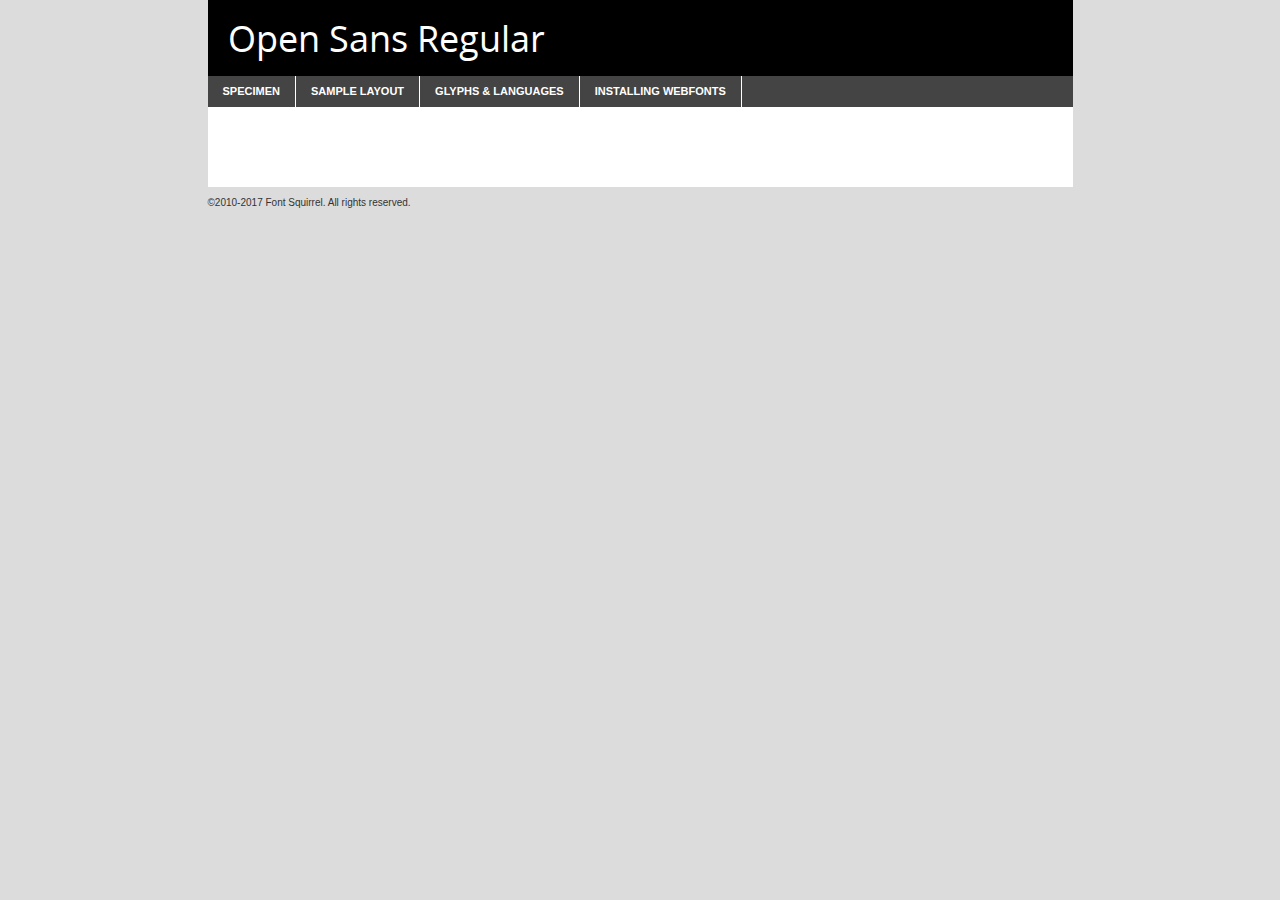
<file: fonts/Open Sans/opensans-regular-demo.html>
<!DOCTYPE html PUBLIC "-//W3C//DTD XHTML 1.0 Transitional//EN"
	"http://www.w3.org/TR/xhtml1/DTD/xhtml1-transitional.dtd">

<html xmlns="http://www.w3.org/1999/xhtml" xml:lang="en" lang="en">
<head>
	<meta http-equiv="Content-Type" content="text/html; charset=utf-8" />
	<script src="http://ajax.googleapis.com/ajax/libs/jquery/1.7.2/jquery.min.js" type="text/javascript" charset="utf-8"></script>
	<script type="text/javascript">
	(function($){$.fn.easyTabs=function(option){var param=jQuery.extend({fadeSpeed:"fast",defaultContent:1,activeClass:'active'},option);$(this).each(function(){var thisId="#"+this.id;if(param.defaultContent==''){param.defaultContent=1;}
	if(typeof param.defaultContent=="number")
	{var defaultTab=$(thisId+" .tabs li:eq("+(param.defaultContent-1)+") a").attr('href').substr(1);}else{var defaultTab=param.defaultContent;}
	$(thisId+" .tabs li a").each(function(){var tabToHide=$(this).attr('href').substr(1);$("#"+tabToHide).addClass('easytabs-tab-content');});hideAll();changeContent(defaultTab);function hideAll(){$(thisId+" .easytabs-tab-content").hide();}
	function changeContent(tabId){hideAll();$(thisId+" .tabs li").removeClass(param.activeClass);$(thisId+" .tabs li a[href=#"+tabId+"]").closest('li').addClass(param.activeClass);if(param.fadeSpeed!="none")
	{$(thisId+" #"+tabId).fadeIn(param.fadeSpeed);}else{$(thisId+" #"+tabId).show();}}
	$(thisId+" .tabs li").click(function(){var tabId=$(this).find('a').attr('href').substr(1);changeContent(tabId);return false;});});}})(jQuery);
	</script>
	<link rel="stylesheet" href="specimen_files/specimen_stylesheet.css" type="text/css" charset="utf-8" />
	<link rel="stylesheet" href="stylesheet.css" type="text/css" charset="utf-8" />

	<style type="text/css">
					body{
				font-family: 'open_sansregular';
							}
		</style>

	<title>Open Sans Regular Specimen</title>
	
	
	<script type="text/javascript" charset="utf-8">
		$(document).ready(function() {
			$('#container').easyTabs({defaultContent:1});
		});
	</script>
</head>

<body>
<div id="container">
	<div id="header">
		Open Sans Regular	</div>
	<ul class="tabs">
		<li><a href="#specimen">Specimen</a></li>
		<li><a href="#layout">Sample Layout</a></li>
				<li><a href="#glyphs">Glyphs &amp; Languages</a></li>
		<li><a href="#installing">Installing Webfonts</a></li>
		
	</ul>
	
	<div id="main_content">

		
			<div id="specimen">
		
				<div class="section">
					<div class="grid12 firstcol">
						<div class="huge">AaBb</div>
					</div>
				</div>
		
				<div class="section">
					<div class="glyph_range">A&#x200B;B&#x200b;C&#x200b;D&#x200b;E&#x200b;F&#x200b;G&#x200b;H&#x200b;I&#x200b;J&#x200b;K&#x200b;L&#x200b;M&#x200b;N&#x200b;O&#x200b;P&#x200b;Q&#x200b;R&#x200b;S&#x200b;T&#x200b;U&#x200b;V&#x200b;W&#x200b;X&#x200b;Y&#x200b;Z&#x200b;a&#x200b;b&#x200b;c&#x200b;d&#x200b;e&#x200b;f&#x200b;g&#x200b;h&#x200b;i&#x200b;j&#x200b;k&#x200b;l&#x200b;m&#x200b;n&#x200b;o&#x200b;p&#x200b;q&#x200b;r&#x200b;s&#x200b;t&#x200b;u&#x200b;v&#x200b;w&#x200b;x&#x200b;y&#x200b;z&#x200b;1&#x200b;2&#x200b;3&#x200b;4&#x200b;5&#x200b;6&#x200b;7&#x200b;8&#x200b;9&#x200b;0&#x200b;&amp;&#x200b;.&#x200b;,&#x200b;?&#x200b;!&#x200b;&#64;&#x200b;(&#x200b;)&#x200b;#&#x200b;$&#x200b;%&#x200b;*&#x200b;+&#x200b;-&#x200b;=&#x200b;:&#x200b;;</div>
				</div>
				<div class="section">
					<div class="grid12 firstcol">
						<table class="sample_table">
							<tr><td>10</td><td class="size10">abcdefghijklmnopqrstuvwxyzABCDEFGHIJKLMNOPQRSTUVWXYZ0123456789abcdefghijklmnopqrstuvwxyzABCDEFGHIJKLMNOPQRSTUVWXYZ0123456789abcdefghijklmnopqrstuvwxyzABCDEFGHIJKLMNOPQRSTUVWXYZ</td></tr>
							<tr><td>11</td><td class="size11">abcdefghijklmnopqrstuvwxyzABCDEFGHIJKLMNOPQRSTUVWXYZ0123456789abcdefghijklmnopqrstuvwxyzABCDEFGHIJKLMNOPQRSTUVWXYZ0123456789abcdefghijklmnopqrstuvwxyzABCDEFGHIJKLMNOPQRSTUVWXYZ</td></tr>
							<tr><td>12</td><td class="size12">abcdefghijklmnopqrstuvwxyzABCDEFGHIJKLMNOPQRSTUVWXYZ0123456789abcdefghijklmnopqrstuvwxyzABCDEFGHIJKLMNOPQRSTUVWXYZ0123456789abcdefghijklmnopqrstuvwxyzABCDEFGHIJKLMNOPQRSTUVWXYZ</td></tr>
							<tr><td>13</td><td class="size13">abcdefghijklmnopqrstuvwxyzABCDEFGHIJKLMNOPQRSTUVWXYZ0123456789abcdefghijklmnopqrstuvwxyzABCDEFGHIJKLMNOPQRSTUVWXYZ0123456789abcdefghijklmnopqrstuvwxyzABCDEFGHIJKLMNOPQRSTUVWXYZ</td></tr>
							<tr><td>14</td><td class="size14">abcdefghijklmnopqrstuvwxyzABCDEFGHIJKLMNOPQRSTUVWXYZ0123456789abcdefghijklmnopqrstuvwxyzABCDEFGHIJKLMNOPQRSTUVWXYZ0123456789abcdefghijklmnopqrstuvwxyzABCDEFGHIJKLMNOPQRSTUVWXYZ</td></tr>
							<tr><td>16</td><td class="size16">abcdefghijklmnopqrstuvwxyzABCDEFGHIJKLMNOPQRSTUVWXYZ0123456789abcdefghijklmnopqrstuvwxyzABCDEFGHIJKLMNOPQRSTUVWXYZ</td></tr>
							<tr><td>18</td><td class="size18">abcdefghijklmnopqrstuvwxyzABCDEFGHIJKLMNOPQRSTUVWXYZ0123456789abcdefghijklmnopqrstuvwxyzABCDEFGHIJKLMNOPQRSTUVWXYZ</td></tr>
							<tr><td>20</td><td class="size20">abcdefghijklmnopqrstuvwxyzABCDEFGHIJKLMNOPQRSTUVWXYZ0123456789abcdefghijklmnopqrstuvwxyzABCDEFGHIJKLMNOPQRSTUVWXYZ</td></tr>
							<tr><td>24</td><td class="size24">abcdefghijklmnopqrstuvwxyzABCDEFGHIJKLMNOPQRSTUVWXYZ0123456789abcdefghijklmnopqrstuvwxyzABCDEFGHIJKLMNOPQRSTUVWXYZ</td></tr>
							<tr><td>30</td><td class="size30">abcdefghijklmnopqrstuvwxyzABCDEFGHIJKLMNOPQRSTUVWXYZ0123456789abcdefghijklmnopqrstuvwxyzABCDEFGHIJKLMNOPQRSTUVWXYZ</td></tr>
							<tr><td>36</td><td class="size36">abcdefghijklmnopqrstuvwxyzABCDEFGHIJKLMNOPQRSTUVWXYZ0123456789abcdefghijklmnopqrstuvwxyzABCDEFGHIJKLMNOPQRSTUVWXYZ</td></tr>
							<tr><td>48</td><td class="size48">abcdefghijklmnopqrstuvwxyzABCDEFGHIJKLMNOPQRSTUVWXYZ0123456789abcdefghijklmnopqrstuvwxyzABCDEFGHIJKLMNOPQRSTUVWXYZ</td></tr>
							<tr><td>60</td><td class="size60">abcdefghijklmnopqrstuvwxyzABCDEFGHIJKLMNOPQRSTUVWXYZ0123456789abcdefghijklmnopqrstuvwxyzABCDEFGHIJKLMNOPQRSTUVWXYZ</td></tr>
							<tr><td>72</td><td class="size72">abcdefghijklmnopqrstuvwxyzABCDEFGHIJKLMNOPQRSTUVWXYZ0123456789abcdefghijklmnopqrstuvwxyzABCDEFGHIJKLMNOPQRSTUVWXYZ</td></tr>
							<tr><td>90</td><td class="size90">abcdefghijklmnopqrstuvwxyzABCDEFGHIJKLMNOPQRSTUVWXYZ0123456789abcdefghijklmnopqrstuvwxyzABCDEFGHIJKLMNOPQRSTUVWXYZ</td></tr>
						</table>
				
					</div>
			
				</div>
		
		
		
								<div class="section" id="bodycomparison">


										<div id="xheight">
				<div class="fontbody">&#x25FC;&#x25FC;&#x25FC;&#x25FC;&#x25FC;&#x25FC;&#x25FC;&#x25FC;&#x25FC;&#x25FC;&#x25FC;&#x25FC;&#x25FC;&#x25FC;&#x25FC;&#x25FC;&#x25FC;&#x25FC;&#x25FC;&#x25FC;&#x25FC;&#x25FC;&#x25FC;&#x25FC;&#x25FC;&#x25FC;&#x25FC;&#x25FC;&#x25FC;&#x25FC;&#x25FC;&#x25FC;&#x25FC;&#x25FC;&#x25FC;&#x25FC;&#x25FC;&#x25FC;&#x25FC;&#x25FC;&#x25FC;&#x25FC;&#x25FC;&#x25FC;&#x25FC;&#x25FC;&#x25FC;&#x25FC;&#x25FC;&#x25FC;&#x25FC;&#x25FC;&#x25FC;&#x25FC;&#x25FC;&#x25FC;&#x25FC;&#x25FC;&#x25FC;&#x25FC;&#x25FC;&#x25FC;&#x25FC;&#x25FC;&#x25FC;&#x25FC;&#x25FC;&#x25FC;&#x25FC;&#x25FC;&#x25FC;&#x25FC;&#x25FC;&#x25FC;&#x25FC;&#x25FC;&#x25FC;&#x25FC;&#x25FC;&#x25FC;&#x25FC;&#x25FC;&#x25FC;&#x25FC;&#x25FC;&#x25FC;&#x25FC;&#x25FC;&#x25FC;&#x25FC;&#x25FC;&#x25FC;&#x25FC;&#x25FC;&#x25FC;&#x25FC;&#x25FC;&#x25FC;&#x25FC;body</div><div class="arialbody">body</div><div class="verdanabody">body</div><div class="georgiabody">body</div></div>
										<div class="fontbody" style="z-index:1">
											body<span>Open Sans Regular</span>
										</div>
										<div class="arialbody" style="z-index:1">
											body<span>Arial</span>
										</div>
										<div class="verdanabody" style="z-index:1">
											body<span>Verdana</span>
										</div>
										<div class="georgiabody" style="z-index:1">
											body<span>Georgia</span>
										</div>



								</div>
		
		
				<div class="section psample psample_row1" id="">
					
					<div class="grid2 firstcol">
						<p class="size10"><span>10.</span>Aenean lacinia bibendum nulla sed consectetur. Fusce dapibus, tellus ac cursus commodo, tortor mauris condimentum nibh, ut fermentum massa justo sit amet risus. Nullam id dolor id nibh ultricies vehicula ut id elit. Cum sociis natoque penatibus et magnis dis parturient montes, nascetur ridiculus mus. Nulla vitae elit libero, a pharetra augue.</p>
			
					</div>
					<div class="grid3">
						<p class="size11"><span>11.</span>Aenean lacinia bibendum nulla sed consectetur. Fusce dapibus, tellus ac cursus commodo, tortor mauris condimentum nibh, ut fermentum massa justo sit amet risus. Nullam id dolor id nibh ultricies vehicula ut id elit. Cum sociis natoque penatibus et magnis dis parturient montes, nascetur ridiculus mus. Nulla vitae elit libero, a pharetra augue.</p>
			
					</div>
					<div class="grid3">
						<p class="size12"><span>12.</span>Aenean lacinia bibendum nulla sed consectetur. Fusce dapibus, tellus ac cursus commodo, tortor mauris condimentum nibh, ut fermentum massa justo sit amet risus. Nullam id dolor id nibh ultricies vehicula ut id elit. Cum sociis natoque penatibus et magnis dis parturient montes, nascetur ridiculus mus. Nulla vitae elit libero, a pharetra augue.</p>
			
					</div>
					<div class="grid4">
						<p class="size13"><span>13.</span>Aenean lacinia bibendum nulla sed consectetur. Fusce dapibus, tellus ac cursus commodo, tortor mauris condimentum nibh, ut fermentum massa justo sit amet risus. Nullam id dolor id nibh ultricies vehicula ut id elit. Cum sociis natoque penatibus et magnis dis parturient montes, nascetur ridiculus mus. Nulla vitae elit libero, a pharetra augue.</p>
			
					</div>
					<div class="white_blend"></div>
					
				</div>
				<div class="section psample psample_row2" id="">
					<div class="grid3 firstcol">
						<p class="size14"><span>14.</span>Aenean lacinia bibendum nulla sed consectetur. Fusce dapibus, tellus ac cursus commodo, tortor mauris condimentum nibh, ut fermentum massa justo sit amet risus. Nullam id dolor id nibh ultricies vehicula ut id elit. Cum sociis natoque penatibus et magnis dis parturient montes, nascetur ridiculus mus. Nulla vitae elit libero, a pharetra augue.</p>
			
					</div>
					<div class="grid4">
						<p class="size16"><span>16.</span>Aenean lacinia bibendum nulla sed consectetur. Fusce dapibus, tellus ac cursus commodo, tortor mauris condimentum nibh, ut fermentum massa justo sit amet risus. Nullam id dolor id nibh ultricies vehicula ut id elit. Cum sociis natoque penatibus et magnis dis parturient montes, nascetur ridiculus mus. Nulla vitae elit libero, a pharetra augue.</p>
			
					</div>
					<div class="grid5">
						<p class="size18"><span>18.</span>Aenean lacinia bibendum nulla sed consectetur. Fusce dapibus, tellus ac cursus commodo, tortor mauris condimentum nibh, ut fermentum massa justo sit amet risus. Nullam id dolor id nibh ultricies vehicula ut id elit. Cum sociis natoque penatibus et magnis dis parturient montes, nascetur ridiculus mus. Nulla vitae elit libero, a pharetra augue.</p>
			
					</div>

					<div class="white_blend"></div>

				</div>
				
				<div class="section psample psample_row3" id="">
					<div class="grid5 firstcol">
						<p class="size20"><span>20.</span>Aenean lacinia bibendum nulla sed consectetur. Fusce dapibus, tellus ac cursus commodo, tortor mauris condimentum nibh, ut fermentum massa justo sit amet risus. Nullam id dolor id nibh ultricies vehicula ut id elit. Cum sociis natoque penatibus et magnis dis parturient montes, nascetur ridiculus mus. Nulla vitae elit libero, a pharetra augue.</p>
					</div>
					<div class="grid7">
						<p class="size24"><span>24.</span>Aenean lacinia bibendum nulla sed consectetur. Fusce dapibus, tellus ac cursus commodo, tortor mauris condimentum nibh, ut fermentum massa justo sit amet risus. Nullam id dolor id nibh ultricies vehicula ut id elit. Cum sociis natoque penatibus et magnis dis parturient montes, nascetur ridiculus mus. Nulla vitae elit libero, a pharetra augue.</p>
					</div>
					
					<div class="white_blend"></div>
					
				</div>
				
				<div class="section psample psample_row4" id="">
					<div class="grid12 firstcol">
						<p class="size30"><span>30.</span>Aenean lacinia bibendum nulla sed consectetur. Fusce dapibus, tellus ac cursus commodo, tortor mauris condimentum nibh, ut fermentum massa justo sit amet risus. Nullam id dolor id nibh ultricies vehicula ut id elit. Cum sociis natoque penatibus et magnis dis parturient montes, nascetur ridiculus mus. Nulla vitae elit libero, a pharetra augue.</p>
					</div>
					<div class="white_blend"></div>
					
				</div>
				
				
				
				<div class="section psample psample_row1 fullreverse">
					<div class="grid2 firstcol">
						<p class="size10"><span>10.</span>Aenean lacinia bibendum nulla sed consectetur. Fusce dapibus, tellus ac cursus commodo, tortor mauris condimentum nibh, ut fermentum massa justo sit amet risus. Nullam id dolor id nibh ultricies vehicula ut id elit. Cum sociis natoque penatibus et magnis dis parturient montes, nascetur ridiculus mus. Nulla vitae elit libero, a pharetra augue.</p>
			
					</div>
					<div class="grid3">
						<p class="size11"><span>11.</span>Aenean lacinia bibendum nulla sed consectetur. Fusce dapibus, tellus ac cursus commodo, tortor mauris condimentum nibh, ut fermentum massa justo sit amet risus. Nullam id dolor id nibh ultricies vehicula ut id elit. Cum sociis natoque penatibus et magnis dis parturient montes, nascetur ridiculus mus. Nulla vitae elit libero, a pharetra augue.</p>
			
					</div>
					<div class="grid3">
						<p class="size12"><span>12.</span>Aenean lacinia bibendum nulla sed consectetur. Fusce dapibus, tellus ac cursus commodo, tortor mauris condimentum nibh, ut fermentum massa justo sit amet risus. Nullam id dolor id nibh ultricies vehicula ut id elit. Cum sociis natoque penatibus et magnis dis parturient montes, nascetur ridiculus mus. Nulla vitae elit libero, a pharetra augue.</p>
			
					</div>
					<div class="grid4">
						<p class="size13"><span>13.</span>Aenean lacinia bibendum nulla sed consectetur. Fusce dapibus, tellus ac cursus commodo, tortor mauris condimentum nibh, ut fermentum massa justo sit amet risus. Nullam id dolor id nibh ultricies vehicula ut id elit. Cum sociis natoque penatibus et magnis dis parturient montes, nascetur ridiculus mus. Nulla vitae elit libero, a pharetra augue.</p>
			
					</div>
					<div class="black_blend"></div>
					
				</div>
				
				<div class="section psample psample_row2 fullreverse">
					<div class="grid3 firstcol">
						<p class="size14"><span>14.</span>Aenean lacinia bibendum nulla sed consectetur. Fusce dapibus, tellus ac cursus commodo, tortor mauris condimentum nibh, ut fermentum massa justo sit amet risus. Nullam id dolor id nibh ultricies vehicula ut id elit. Cum sociis natoque penatibus et magnis dis parturient montes, nascetur ridiculus mus. Nulla vitae elit libero, a pharetra augue.</p>
			
					</div>
					<div class="grid4">
						<p class="size16"><span>16.</span>Aenean lacinia bibendum nulla sed consectetur. Fusce dapibus, tellus ac cursus commodo, tortor mauris condimentum nibh, ut fermentum massa justo sit amet risus. Nullam id dolor id nibh ultricies vehicula ut id elit. Cum sociis natoque penatibus et magnis dis parturient montes, nascetur ridiculus mus. Nulla vitae elit libero, a pharetra augue.</p>
			
					</div>
					<div class="grid5">
						<p class="size18"><span>18.</span>Aenean lacinia bibendum nulla sed consectetur. Fusce dapibus, tellus ac cursus commodo, tortor mauris condimentum nibh, ut fermentum massa justo sit amet risus. Nullam id dolor id nibh ultricies vehicula ut id elit. Cum sociis natoque penatibus et magnis dis parturient montes, nascetur ridiculus mus. Nulla vitae elit libero, a pharetra augue.</p>
			
					</div>
					<div class="black_blend"></div>

				</div>
				
				<div class="section psample fullreverse psample_row3" id="">
					<div class="grid5 firstcol">
						<p class="size20"><span>20.</span>Aenean lacinia bibendum nulla sed consectetur. Fusce dapibus, tellus ac cursus commodo, tortor mauris condimentum nibh, ut fermentum massa justo sit amet risus. Nullam id dolor id nibh ultricies vehicula ut id elit. Cum sociis natoque penatibus et magnis dis parturient montes, nascetur ridiculus mus. Nulla vitae elit libero, a pharetra augue.</p>
					</div>
					<div class="grid7">
						<p class="size24"><span>24.</span>Aenean lacinia bibendum nulla sed consectetur. Fusce dapibus, tellus ac cursus commodo, tortor mauris condimentum nibh, ut fermentum massa justo sit amet risus. Nullam id dolor id nibh ultricies vehicula ut id elit. Cum sociis natoque penatibus et magnis dis parturient montes, nascetur ridiculus mus. Nulla vitae elit libero, a pharetra augue.</p>
					</div>
					
					<div class="black_blend"></div>
					
				</div>
				
				<div class="section psample fullreverse psample_row4" id="" style="border-bottom: 20px #000 solid;">
					<div class="grid12 firstcol">
						<p class="size30"><span>30.</span>Aenean lacinia bibendum nulla sed consectetur. Fusce dapibus, tellus ac cursus commodo, tortor mauris condimentum nibh, ut fermentum massa justo sit amet risus. Nullam id dolor id nibh ultricies vehicula ut id elit. Cum sociis natoque penatibus et magnis dis parturient montes, nascetur ridiculus mus. Nulla vitae elit libero, a pharetra augue.</p>
					</div>
					<div class="black_blend"></div>
					
				</div>
				
				
				
				
			</div>
			
			<div id="layout">
				
				<div class="section">
					
					<div class="grid12 firstcol">
						<h1>Lorem Ipsum Dolor</h1>
						<h2>Etiam porta sem malesuada magna mollis euismod</h2>
						
						<p class="byline">By <a href="#link">Aenean Lacinia</a></p>
					</div>
				</div>
				<div class="section">
					<div class="grid8 firstcol">
						<p class="large">Donec sed odio dui. Morbi leo risus, porta ac consectetur ac, vestibulum at eros. Fusce dapibus, tellus ac cursus commodo, tortor mauris condimentum nibh, ut fermentum massa justo sit amet risus. </p>

						
						<h3>Pellentesque ornare sem</h3>

						<p>Maecenas sed diam eget risus varius blandit sit amet non magna. Maecenas faucibus mollis interdum. Donec ullamcorper nulla non metus auctor fringilla. Nullam id dolor id nibh ultricies vehicula ut id elit. Nullam id dolor id nibh ultricies vehicula ut id elit. </p>

						<p>Aenean eu leo quam. Pellentesque ornare sem lacinia quam venenatis vestibulum. Lorem ipsum dolor sit amet, consectetur adipiscing elit. Cum sociis natoque penatibus et magnis dis parturient montes, nascetur ridiculus mus. </p>

						<p>Nulla vitae elit libero, a pharetra augue. Praesent commodo cursus magna, vel scelerisque nisl consectetur et. Aenean lacinia bibendum nulla sed consectetur. </p>

						<p>Nullam quis risus eget urna mollis ornare vel eu leo. Nullam quis risus eget urna mollis ornare vel eu leo. Maecenas sed diam eget risus varius blandit sit amet non magna. Donec ullamcorper nulla non metus auctor fringilla. </p>

						<h3>Cras mattis consectetur</h3>

						<p>Aenean eu leo quam. Pellentesque ornare sem lacinia quam venenatis vestibulum. Aenean lacinia bibendum nulla sed consectetur. Integer posuere erat a ante venenatis dapibus posuere velit aliquet. Cras mattis consectetur purus sit amet fermentum. </p>

						<p>Nullam id dolor id nibh ultricies vehicula ut id elit. Nullam quis risus eget urna mollis ornare vel eu leo. Cras mattis consectetur purus sit amet fermentum.</p>
					</div>
					
					<div class="grid4 sidebar">
						
						<div class="box reverse">
							<p class="last">Nullam quis risus eget urna mollis ornare vel eu leo. Donec ullamcorper nulla non metus auctor fringilla. Cras mattis consectetur purus sit amet fermentum. Sed posuere consectetur est at lobortis. Lorem ipsum dolor sit amet, consectetur adipiscing elit. </p>
						</div>
						
						<p class="caption">Maecenas sed diam eget risus varius.</p>

						<p>Vestibulum id ligula porta felis euismod semper. Integer posuere erat a ante venenatis dapibus posuere velit aliquet. Vestibulum id ligula porta felis euismod semper. Sed posuere consectetur est at lobortis. Maecenas sed diam eget risus varius blandit sit amet non magna. Fusce dapibus, tellus ac cursus commodo, tortor mauris condimentum nibh, ut fermentum massa justo sit amet risus. </p>

					

						<p>Duis mollis, est non commodo luctus, nisi erat porttitor ligula, eget lacinia odio sem nec elit. Aenean lacinia bibendum nulla sed consectetur. Vivamus sagittis lacus vel augue laoreet rutrum faucibus dolor auctor. Aenean lacinia bibendum nulla sed consectetur. Nullam quis risus eget urna mollis ornare vel eu leo. </p>

						<p>Praesent commodo cursus magna, vel scelerisque nisl consectetur et. Donec ullamcorper nulla non metus auctor fringilla. Maecenas faucibus mollis interdum. Fusce dapibus, tellus ac cursus commodo, tortor mauris condimentum nibh, ut fermentum massa justo sit amet risus. </p>

					</div>
				</div>
				
			</div>


			



		<div id="glyphs">
			<div class="section">
				<div class="grid12 firstcol">
			
				<h1>Language Support</h1>
				<p>The subset of Open Sans Regular in this kit supports the following languages:<br />
			
					Albanian, Basque, Breton, Chamorro, Danish, Dutch, English, Faroese, Finnish, French, Frisian, Galician, German, Icelandic, Italian, Malagasy, Norwegian, Portuguese, Spanish, Alsatian, Aragonese, Arapaho, Arrernte, Asturian, Aymara, Bislama, Cebuano, Corsican, Fijian, French_creole, Genoese, Gilbertese, Greenlandic, Haitian_creole, Hiligaynon, Hmong, Hopi, Ibanag, Iloko_ilokano, Indonesian, Interglossa_glosa, Interlingua, Irish_gaelic, Jerriais, Lojban, Lombard, Luxembourgeois, Manx, Mohawk, Norfolk_pitcairnese, Occitan, Oromo, Pangasinan, Papiamento, Piedmontese, Potawatomi, Rhaeto-romance, Romansh, Rotokas, Sami_lule, Samoan, Sardinian, Scots_gaelic, Seychelles_creole, Shona, Sicilian, Somali, Southern_ndebele, Swahili, Swati_swazi, Tagalog_filipino_pilipino, Tetum, Tok_pisin, Uyghur_latinized, Volapuk, Walloon, Warlpiri, Xhosa, Yapese, Zulu, Latinbasic, Ubasic, Demo				</p>
				<h1>Glyph Chart</h1>
				<p>The subset of Open Sans Regular in this kit includes all the glyphs listed below. Unicode entities are included above each glyph to help you insert individual characters into your layout.</p>
				<div id="glyph_chart">
			
																				 <div><p>&amp;#13;</p>&#13;</div>
																				 <div><p>&amp;#32;</p>&#32;</div>
																				 <div><p>&amp;#33;</p>&#33;</div>
																				 <div><p>&amp;#34;</p>&#34;</div>
																				 <div><p>&amp;#35;</p>&#35;</div>
																				 <div><p>&amp;#36;</p>&#36;</div>
																				 <div><p>&amp;#37;</p>&#37;</div>
																				 <div><p>&amp;#38;</p>&#38;</div>
																				 <div><p>&amp;#39;</p>&#39;</div>
																				 <div><p>&amp;#40;</p>&#40;</div>
																				 <div><p>&amp;#41;</p>&#41;</div>
																				 <div><p>&amp;#42;</p>&#42;</div>
																				 <div><p>&amp;#43;</p>&#43;</div>
																				 <div><p>&amp;#44;</p>&#44;</div>
																				 <div><p>&amp;#45;</p>&#45;</div>
																				 <div><p>&amp;#46;</p>&#46;</div>
																				 <div><p>&amp;#47;</p>&#47;</div>
																				 <div><p>&amp;#48;</p>&#48;</div>
																				 <div><p>&amp;#49;</p>&#49;</div>
																				 <div><p>&amp;#50;</p>&#50;</div>
																				 <div><p>&amp;#51;</p>&#51;</div>
																				 <div><p>&amp;#52;</p>&#52;</div>
																				 <div><p>&amp;#53;</p>&#53;</div>
																				 <div><p>&amp;#54;</p>&#54;</div>
																				 <div><p>&amp;#55;</p>&#55;</div>
																				 <div><p>&amp;#56;</p>&#56;</div>
																				 <div><p>&amp;#57;</p>&#57;</div>
																				 <div><p>&amp;#58;</p>&#58;</div>
																				 <div><p>&amp;#59;</p>&#59;</div>
																				 <div><p>&amp;#60;</p>&#60;</div>
																				 <div><p>&amp;#61;</p>&#61;</div>
																				 <div><p>&amp;#62;</p>&#62;</div>
																				 <div><p>&amp;#63;</p>&#63;</div>
																				 <div><p>&amp;#64;</p>&#64;</div>
																				 <div><p>&amp;#65;</p>&#65;</div>
																				 <div><p>&amp;#66;</p>&#66;</div>
																				 <div><p>&amp;#67;</p>&#67;</div>
																				 <div><p>&amp;#68;</p>&#68;</div>
																				 <div><p>&amp;#69;</p>&#69;</div>
																				 <div><p>&amp;#70;</p>&#70;</div>
																				 <div><p>&amp;#71;</p>&#71;</div>
																				 <div><p>&amp;#72;</p>&#72;</div>
																				 <div><p>&amp;#73;</p>&#73;</div>
																				 <div><p>&amp;#74;</p>&#74;</div>
																				 <div><p>&amp;#75;</p>&#75;</div>
																				 <div><p>&amp;#76;</p>&#76;</div>
																				 <div><p>&amp;#77;</p>&#77;</div>
																				 <div><p>&amp;#78;</p>&#78;</div>
																				 <div><p>&amp;#79;</p>&#79;</div>
																				 <div><p>&amp;#80;</p>&#80;</div>
																				 <div><p>&amp;#81;</p>&#81;</div>
																				 <div><p>&amp;#82;</p>&#82;</div>
																				 <div><p>&amp;#83;</p>&#83;</div>
																				 <div><p>&amp;#84;</p>&#84;</div>
																				 <div><p>&amp;#85;</p>&#85;</div>
																				 <div><p>&amp;#86;</p>&#86;</div>
																				 <div><p>&amp;#87;</p>&#87;</div>
																				 <div><p>&amp;#88;</p>&#88;</div>
																				 <div><p>&amp;#89;</p>&#89;</div>
																				 <div><p>&amp;#90;</p>&#90;</div>
																				 <div><p>&amp;#91;</p>&#91;</div>
																				 <div><p>&amp;#92;</p>&#92;</div>
																				 <div><p>&amp;#93;</p>&#93;</div>
																				 <div><p>&amp;#94;</p>&#94;</div>
																				 <div><p>&amp;#95;</p>&#95;</div>
																				 <div><p>&amp;#96;</p>&#96;</div>
																				 <div><p>&amp;#97;</p>&#97;</div>
																				 <div><p>&amp;#98;</p>&#98;</div>
																				 <div><p>&amp;#99;</p>&#99;</div>
																				 <div><p>&amp;#100;</p>&#100;</div>
																				 <div><p>&amp;#101;</p>&#101;</div>
																				 <div><p>&amp;#102;</p>&#102;</div>
																				 <div><p>&amp;#103;</p>&#103;</div>
																				 <div><p>&amp;#104;</p>&#104;</div>
																				 <div><p>&amp;#105;</p>&#105;</div>
																				 <div><p>&amp;#106;</p>&#106;</div>
																				 <div><p>&amp;#107;</p>&#107;</div>
																				 <div><p>&amp;#108;</p>&#108;</div>
																				 <div><p>&amp;#109;</p>&#109;</div>
																				 <div><p>&amp;#110;</p>&#110;</div>
																				 <div><p>&amp;#111;</p>&#111;</div>
																				 <div><p>&amp;#112;</p>&#112;</div>
																				 <div><p>&amp;#113;</p>&#113;</div>
																				 <div><p>&amp;#114;</p>&#114;</div>
																				 <div><p>&amp;#115;</p>&#115;</div>
																				 <div><p>&amp;#116;</p>&#116;</div>
																				 <div><p>&amp;#117;</p>&#117;</div>
																				 <div><p>&amp;#118;</p>&#118;</div>
																				 <div><p>&amp;#119;</p>&#119;</div>
																				 <div><p>&amp;#120;</p>&#120;</div>
																				 <div><p>&amp;#121;</p>&#121;</div>
																				 <div><p>&amp;#122;</p>&#122;</div>
																				 <div><p>&amp;#123;</p>&#123;</div>
																				 <div><p>&amp;#124;</p>&#124;</div>
																				 <div><p>&amp;#125;</p>&#125;</div>
																				 <div><p>&amp;#126;</p>&#126;</div>
																				 <div><p>&amp;#160;</p>&#160;</div>
																				 <div><p>&amp;#161;</p>&#161;</div>
																				 <div><p>&amp;#162;</p>&#162;</div>
																				 <div><p>&amp;#163;</p>&#163;</div>
																				 <div><p>&amp;#164;</p>&#164;</div>
																				 <div><p>&amp;#165;</p>&#165;</div>
																				 <div><p>&amp;#166;</p>&#166;</div>
																				 <div><p>&amp;#167;</p>&#167;</div>
																				 <div><p>&amp;#168;</p>&#168;</div>
																				 <div><p>&amp;#169;</p>&#169;</div>
																				 <div><p>&amp;#170;</p>&#170;</div>
																				 <div><p>&amp;#171;</p>&#171;</div>
																				 <div><p>&amp;#172;</p>&#172;</div>
																				 <div><p>&amp;#173;</p>&#173;</div>
																				 <div><p>&amp;#174;</p>&#174;</div>
																				 <div><p>&amp;#175;</p>&#175;</div>
																				 <div><p>&amp;#176;</p>&#176;</div>
																				 <div><p>&amp;#177;</p>&#177;</div>
																				 <div><p>&amp;#178;</p>&#178;</div>
																				 <div><p>&amp;#179;</p>&#179;</div>
																				 <div><p>&amp;#180;</p>&#180;</div>
																				 <div><p>&amp;#181;</p>&#181;</div>
																				 <div><p>&amp;#182;</p>&#182;</div>
																				 <div><p>&amp;#183;</p>&#183;</div>
																				 <div><p>&amp;#184;</p>&#184;</div>
																				 <div><p>&amp;#185;</p>&#185;</div>
																				 <div><p>&amp;#186;</p>&#186;</div>
																				 <div><p>&amp;#187;</p>&#187;</div>
																				 <div><p>&amp;#188;</p>&#188;</div>
																				 <div><p>&amp;#189;</p>&#189;</div>
																				 <div><p>&amp;#190;</p>&#190;</div>
																				 <div><p>&amp;#191;</p>&#191;</div>
																				 <div><p>&amp;#192;</p>&#192;</div>
																				 <div><p>&amp;#193;</p>&#193;</div>
																				 <div><p>&amp;#194;</p>&#194;</div>
																				 <div><p>&amp;#195;</p>&#195;</div>
																				 <div><p>&amp;#196;</p>&#196;</div>
																				 <div><p>&amp;#197;</p>&#197;</div>
																				 <div><p>&amp;#198;</p>&#198;</div>
																				 <div><p>&amp;#199;</p>&#199;</div>
																				 <div><p>&amp;#200;</p>&#200;</div>
																				 <div><p>&amp;#201;</p>&#201;</div>
																				 <div><p>&amp;#202;</p>&#202;</div>
																				 <div><p>&amp;#203;</p>&#203;</div>
																				 <div><p>&amp;#204;</p>&#204;</div>
																				 <div><p>&amp;#205;</p>&#205;</div>
																				 <div><p>&amp;#206;</p>&#206;</div>
																				 <div><p>&amp;#207;</p>&#207;</div>
																				 <div><p>&amp;#208;</p>&#208;</div>
																				 <div><p>&amp;#209;</p>&#209;</div>
																				 <div><p>&amp;#210;</p>&#210;</div>
																				 <div><p>&amp;#211;</p>&#211;</div>
																				 <div><p>&amp;#212;</p>&#212;</div>
																				 <div><p>&amp;#213;</p>&#213;</div>
																				 <div><p>&amp;#214;</p>&#214;</div>
																				 <div><p>&amp;#215;</p>&#215;</div>
																				 <div><p>&amp;#216;</p>&#216;</div>
																				 <div><p>&amp;#217;</p>&#217;</div>
																				 <div><p>&amp;#218;</p>&#218;</div>
																				 <div><p>&amp;#219;</p>&#219;</div>
																				 <div><p>&amp;#220;</p>&#220;</div>
																				 <div><p>&amp;#221;</p>&#221;</div>
																				 <div><p>&amp;#222;</p>&#222;</div>
																				 <div><p>&amp;#223;</p>&#223;</div>
																				 <div><p>&amp;#224;</p>&#224;</div>
																				 <div><p>&amp;#225;</p>&#225;</div>
																				 <div><p>&amp;#226;</p>&#226;</div>
																				 <div><p>&amp;#227;</p>&#227;</div>
																				 <div><p>&amp;#228;</p>&#228;</div>
																				 <div><p>&amp;#229;</p>&#229;</div>
																				 <div><p>&amp;#230;</p>&#230;</div>
																				 <div><p>&amp;#231;</p>&#231;</div>
																				 <div><p>&amp;#232;</p>&#232;</div>
																				 <div><p>&amp;#233;</p>&#233;</div>
																				 <div><p>&amp;#234;</p>&#234;</div>
																				 <div><p>&amp;#235;</p>&#235;</div>
																				 <div><p>&amp;#236;</p>&#236;</div>
																				 <div><p>&amp;#237;</p>&#237;</div>
																				 <div><p>&amp;#238;</p>&#238;</div>
																				 <div><p>&amp;#239;</p>&#239;</div>
																				 <div><p>&amp;#240;</p>&#240;</div>
																				 <div><p>&amp;#241;</p>&#241;</div>
																				 <div><p>&amp;#242;</p>&#242;</div>
																				 <div><p>&amp;#243;</p>&#243;</div>
																				 <div><p>&amp;#244;</p>&#244;</div>
																				 <div><p>&amp;#245;</p>&#245;</div>
																				 <div><p>&amp;#246;</p>&#246;</div>
																				 <div><p>&amp;#247;</p>&#247;</div>
																				 <div><p>&amp;#248;</p>&#248;</div>
																				 <div><p>&amp;#249;</p>&#249;</div>
																				 <div><p>&amp;#250;</p>&#250;</div>
																				 <div><p>&amp;#251;</p>&#251;</div>
																				 <div><p>&amp;#252;</p>&#252;</div>
																				 <div><p>&amp;#253;</p>&#253;</div>
																				 <div><p>&amp;#254;</p>&#254;</div>
																				 <div><p>&amp;#255;</p>&#255;</div>
																				 <div><p>&amp;#338;</p>&#338;</div>
																				 <div><p>&amp;#339;</p>&#339;</div>
																				 <div><p>&amp;#376;</p>&#376;</div>
																				 <div><p>&amp;#710;</p>&#710;</div>
																				 <div><p>&amp;#732;</p>&#732;</div>
																				 <div><p>&amp;#8192;</p>&#8192;</div>
																				 <div><p>&amp;#8193;</p>&#8193;</div>
																				 <div><p>&amp;#8194;</p>&#8194;</div>
																				 <div><p>&amp;#8195;</p>&#8195;</div>
																				 <div><p>&amp;#8196;</p>&#8196;</div>
																				 <div><p>&amp;#8197;</p>&#8197;</div>
																				 <div><p>&amp;#8198;</p>&#8198;</div>
																				 <div><p>&amp;#8199;</p>&#8199;</div>
																				 <div><p>&amp;#8200;</p>&#8200;</div>
																				 <div><p>&amp;#8201;</p>&#8201;</div>
																				 <div><p>&amp;#8202;</p>&#8202;</div>
																				 <div><p>&amp;#8208;</p>&#8208;</div>
																				 <div><p>&amp;#8209;</p>&#8209;</div>
																				 <div><p>&amp;#8210;</p>&#8210;</div>
																				 <div><p>&amp;#8211;</p>&#8211;</div>
																				 <div><p>&amp;#8212;</p>&#8212;</div>
																				 <div><p>&amp;#8216;</p>&#8216;</div>
																				 <div><p>&amp;#8217;</p>&#8217;</div>
																				 <div><p>&amp;#8218;</p>&#8218;</div>
																				 <div><p>&amp;#8220;</p>&#8220;</div>
																				 <div><p>&amp;#8221;</p>&#8221;</div>
																				 <div><p>&amp;#8222;</p>&#8222;</div>
																				 <div><p>&amp;#8226;</p>&#8226;</div>
																				 <div><p>&amp;#8230;</p>&#8230;</div>
																				 <div><p>&amp;#8239;</p>&#8239;</div>
																				 <div><p>&amp;#8249;</p>&#8249;</div>
																				 <div><p>&amp;#8250;</p>&#8250;</div>
																				 <div><p>&amp;#8287;</p>&#8287;</div>
																				 <div><p>&amp;#8364;</p>&#8364;</div>
																				 <div><p>&amp;#8482;</p>&#8482;</div>
																				 <div><p>&amp;#9724;</p>&#9724;</div>
																				 <div><p>&amp;#64257;</p>&#64257;</div>
																				 <div><p>&amp;#64258;</p>&#64258;</div>
																				 <div><p>&amp;#64259;</p>&#64259;</div>
																				 <div><p>&amp;#64260;</p>&#64260;</div>
																																						</div>	
				</div>
		
		
			</div>
		</div>
		
		
		<div id="specs">
			
		</div>
	
		<div id="installing">
			<div class="section">
				<div class="grid7 firstcol">
					<h1>Installing Webfonts</h1>
					
					<p>Webfonts are supported by all major browser platforms but not all in the same way. There are currently four different font formats that must be included in order to target all browsers. This includes TTF, WOFF, EOT and SVG.</p>
					
					<h2>1. Upload your webfonts</h2>
					<p>You must upload your webfont kit to your website. They should be in or near the same directory as your CSS files.</p>
					
					<h2>2. Include the webfont stylesheet</h2>
					<p>A special CSS @font-face declaration helps the various browsers select the appropriate font it needs without causing you a bunch of headaches. Learn more about this syntax by reading the <a href="https://www.fontspring.com/blog/further-hardening-of-the-bulletproof-syntax">Fontspring blog post</a> about it. The code for it is as follows:</p>


<code>
@font-face{ 
	font-family: 'MyWebFont';
	src: url('WebFont.eot');
	src: url('WebFont.eot?#iefix') format('embedded-opentype'),
	     url('WebFont.woff') format('woff'),
	     url('WebFont.ttf') format('truetype'),
	     url('WebFont.svg#webfont') format('svg');
}
</code>

	<p>We've already gone ahead and generated the code for you. All you have to do is link to the stylesheet in your HTML, like this:</p>
	<code>&lt;link rel=&quot;stylesheet&quot; href=&quot;stylesheet.css&quot; type=&quot;text/css&quot; charset=&quot;utf-8&quot; /&gt;</code>

					<h2>3. Modify your own stylesheet</h2>
					<p>To take advantage of your new fonts, you must tell your stylesheet to use them. Look at the original @font-face declaration above and find the property called "font-family." The name linked there will be what you use to reference the font. Prepend that webfont name to the font stack in the "font-family" property, inside the selector you want to change. For example:</p>
<code>p { font-family: 'WebFont', Arial, sans-serif; }</code>

<h2>4. Test</h2>
<p>Getting webfonts to work cross-browser <em>can</em> be tricky. Use the information in the sidebar to help you if you find that fonts aren't loading in a particular browser.</p>
				</div>
				
				<div class="grid5 sidebar">
					<div class="box">
						<h2>Troubleshooting<br />Font-Face Problems</h2>
						<p>Having trouble getting your webfonts to load in your new website? Here are some tips to sort out what might be the problem.</p>

						<h3>Fonts not showing in any browser</h3>

						<p>This sounds like you need to work on the plumbing. You either did not upload the fonts to the correct directory, or you did not link the fonts properly in the CSS. If you've confirmed that all this is correct and you still have a problem, take a look at your .htaccess file and see if requests are getting intercepted.</p>

						<h3>Fonts not loading in iPhone or iPad</h3>

						<p>The most common problem here is that you are serving the fonts from an IIS server. IIS refuses to serve files that have unknown MIME types. If that is the case, you must set the MIME type for SVG to "image/svg+xml" in the server settings. Follow these instructions from Microsoft if you need help.</p>

						<h3>Fonts not loading in Firefox</h3>

						<p>The primary reason for this failure? You are still using a version Firefox older than 3.5. So upgrade already! If that isn't it, then you are very likely serving fonts from a different domain. Firefox requires that all font assets be served from the same domain. Lastly it is possible that you need to add WOFF to your list of MIME types (if you are serving via IIS.)</p>

						<h3>Fonts not loading in IE</h3>

						<p>Are you looking at Internet Explorer on an actual Windows machine or are you cheating by using a service like Adobe BrowserLab? Many of these screenshot services do not render @font-face for IE. Best to test it on a real machine.</p>

						<h3>Fonts not loading in IE9</h3>

						<p>IE9, like Firefox, requires that fonts be served from the same domain as the website. Make sure that is the case.</p>
					</div>
				</div>
			</div>
			
		</div>
	
	</div>
	<div id="footer">
		<p>&copy;2010-2017 Font Squirrel. All rights reserved.</p>
	</div>
</div>
</body>
</html>
</file>
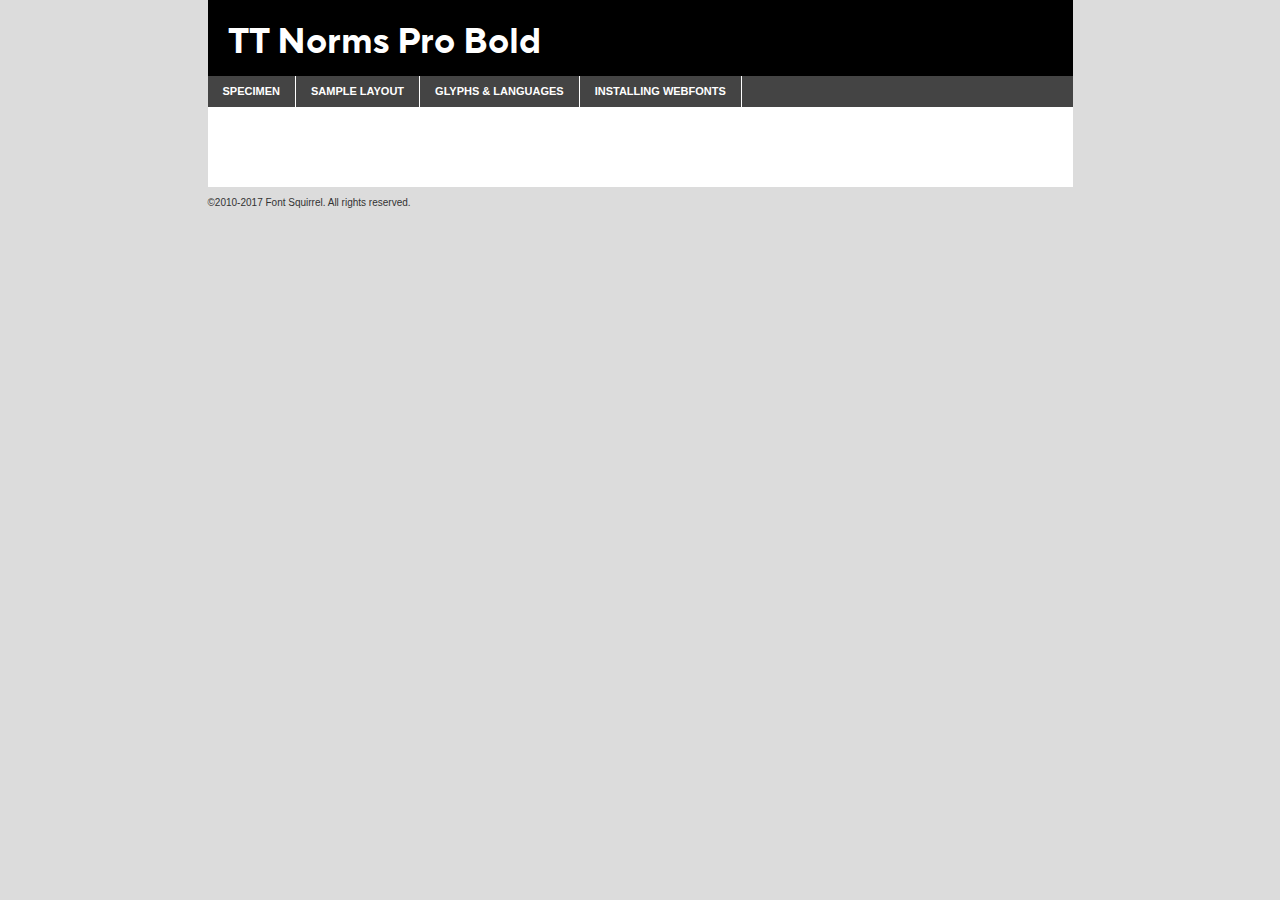
<file: fonts/TTNorms/tt_norms_pro_bold-demo.html>
<!DOCTYPE html PUBLIC "-//W3C//DTD XHTML 1.0 Transitional//EN"
	"http://www.w3.org/TR/xhtml1/DTD/xhtml1-transitional.dtd">

<html xmlns="http://www.w3.org/1999/xhtml" xml:lang="en" lang="en">
<head>
	<meta http-equiv="Content-Type" content="text/html; charset=utf-8" />
	<script src="http://ajax.googleapis.com/ajax/libs/jquery/1.7.2/jquery.min.js" type="text/javascript" charset="utf-8"></script>
	<script type="text/javascript">
	(function($){$.fn.easyTabs=function(option){var param=jQuery.extend({fadeSpeed:"fast",defaultContent:1,activeClass:'active'},option);$(this).each(function(){var thisId="#"+this.id;if(param.defaultContent==''){param.defaultContent=1;}
	if(typeof param.defaultContent=="number")
	{var defaultTab=$(thisId+" .tabs li:eq("+(param.defaultContent-1)+") a").attr('href').substr(1);}else{var defaultTab=param.defaultContent;}
	$(thisId+" .tabs li a").each(function(){var tabToHide=$(this).attr('href').substr(1);$("#"+tabToHide).addClass('easytabs-tab-content');});hideAll();changeContent(defaultTab);function hideAll(){$(thisId+" .easytabs-tab-content").hide();}
	function changeContent(tabId){hideAll();$(thisId+" .tabs li").removeClass(param.activeClass);$(thisId+" .tabs li a[href=#"+tabId+"]").closest('li').addClass(param.activeClass);if(param.fadeSpeed!="none")
	{$(thisId+" #"+tabId).fadeIn(param.fadeSpeed);}else{$(thisId+" #"+tabId).show();}}
	$(thisId+" .tabs li").click(function(){var tabId=$(this).find('a').attr('href').substr(1);changeContent(tabId);return false;});});}})(jQuery);
	</script>
	<link rel="stylesheet" href="specimen_files/specimen_stylesheet.css" type="text/css" charset="utf-8" />
	<link rel="stylesheet" href="stylesheet.css" type="text/css" charset="utf-8" />

	<style type="text/css">
					body{
				font-family: 'tt_norms_probold';
							}
		</style>

	<title>TT Norms Pro Bold Specimen</title>
	
	
	<script type="text/javascript" charset="utf-8">
		$(document).ready(function() {
			$('#container').easyTabs({defaultContent:1});
		});
	</script>
</head>

<body>
<div id="container">
	<div id="header">
		TT Norms Pro Bold	</div>
	<ul class="tabs">
		<li><a href="#specimen">Specimen</a></li>
		<li><a href="#layout">Sample Layout</a></li>
				<li><a href="#glyphs">Glyphs &amp; Languages</a></li>
		<li><a href="#installing">Installing Webfonts</a></li>
		
	</ul>
	
	<div id="main_content">

		
			<div id="specimen">
		
				<div class="section">
					<div class="grid12 firstcol">
						<div class="huge">AaBb</div>
					</div>
				</div>
		
				<div class="section">
					<div class="glyph_range">A&#x200B;B&#x200b;C&#x200b;D&#x200b;E&#x200b;F&#x200b;G&#x200b;H&#x200b;I&#x200b;J&#x200b;K&#x200b;L&#x200b;M&#x200b;N&#x200b;O&#x200b;P&#x200b;Q&#x200b;R&#x200b;S&#x200b;T&#x200b;U&#x200b;V&#x200b;W&#x200b;X&#x200b;Y&#x200b;Z&#x200b;a&#x200b;b&#x200b;c&#x200b;d&#x200b;e&#x200b;f&#x200b;g&#x200b;h&#x200b;i&#x200b;j&#x200b;k&#x200b;l&#x200b;m&#x200b;n&#x200b;o&#x200b;p&#x200b;q&#x200b;r&#x200b;s&#x200b;t&#x200b;u&#x200b;v&#x200b;w&#x200b;x&#x200b;y&#x200b;z&#x200b;1&#x200b;2&#x200b;3&#x200b;4&#x200b;5&#x200b;6&#x200b;7&#x200b;8&#x200b;9&#x200b;0&#x200b;&amp;&#x200b;.&#x200b;,&#x200b;?&#x200b;!&#x200b;&#64;&#x200b;(&#x200b;)&#x200b;#&#x200b;$&#x200b;%&#x200b;*&#x200b;+&#x200b;-&#x200b;=&#x200b;:&#x200b;;</div>
				</div>
				<div class="section">
					<div class="grid12 firstcol">
						<table class="sample_table">
							<tr><td>10</td><td class="size10">abcdefghijklmnopqrstuvwxyzABCDEFGHIJKLMNOPQRSTUVWXYZ0123456789abcdefghijklmnopqrstuvwxyzABCDEFGHIJKLMNOPQRSTUVWXYZ0123456789abcdefghijklmnopqrstuvwxyzABCDEFGHIJKLMNOPQRSTUVWXYZ</td></tr>
							<tr><td>11</td><td class="size11">abcdefghijklmnopqrstuvwxyzABCDEFGHIJKLMNOPQRSTUVWXYZ0123456789abcdefghijklmnopqrstuvwxyzABCDEFGHIJKLMNOPQRSTUVWXYZ0123456789abcdefghijklmnopqrstuvwxyzABCDEFGHIJKLMNOPQRSTUVWXYZ</td></tr>
							<tr><td>12</td><td class="size12">abcdefghijklmnopqrstuvwxyzABCDEFGHIJKLMNOPQRSTUVWXYZ0123456789abcdefghijklmnopqrstuvwxyzABCDEFGHIJKLMNOPQRSTUVWXYZ0123456789abcdefghijklmnopqrstuvwxyzABCDEFGHIJKLMNOPQRSTUVWXYZ</td></tr>
							<tr><td>13</td><td class="size13">abcdefghijklmnopqrstuvwxyzABCDEFGHIJKLMNOPQRSTUVWXYZ0123456789abcdefghijklmnopqrstuvwxyzABCDEFGHIJKLMNOPQRSTUVWXYZ0123456789abcdefghijklmnopqrstuvwxyzABCDEFGHIJKLMNOPQRSTUVWXYZ</td></tr>
							<tr><td>14</td><td class="size14">abcdefghijklmnopqrstuvwxyzABCDEFGHIJKLMNOPQRSTUVWXYZ0123456789abcdefghijklmnopqrstuvwxyzABCDEFGHIJKLMNOPQRSTUVWXYZ0123456789abcdefghijklmnopqrstuvwxyzABCDEFGHIJKLMNOPQRSTUVWXYZ</td></tr>
							<tr><td>16</td><td class="size16">abcdefghijklmnopqrstuvwxyzABCDEFGHIJKLMNOPQRSTUVWXYZ0123456789abcdefghijklmnopqrstuvwxyzABCDEFGHIJKLMNOPQRSTUVWXYZ</td></tr>
							<tr><td>18</td><td class="size18">abcdefghijklmnopqrstuvwxyzABCDEFGHIJKLMNOPQRSTUVWXYZ0123456789abcdefghijklmnopqrstuvwxyzABCDEFGHIJKLMNOPQRSTUVWXYZ</td></tr>
							<tr><td>20</td><td class="size20">abcdefghijklmnopqrstuvwxyzABCDEFGHIJKLMNOPQRSTUVWXYZ0123456789abcdefghijklmnopqrstuvwxyzABCDEFGHIJKLMNOPQRSTUVWXYZ</td></tr>
							<tr><td>24</td><td class="size24">abcdefghijklmnopqrstuvwxyzABCDEFGHIJKLMNOPQRSTUVWXYZ0123456789abcdefghijklmnopqrstuvwxyzABCDEFGHIJKLMNOPQRSTUVWXYZ</td></tr>
							<tr><td>30</td><td class="size30">abcdefghijklmnopqrstuvwxyzABCDEFGHIJKLMNOPQRSTUVWXYZ0123456789abcdefghijklmnopqrstuvwxyzABCDEFGHIJKLMNOPQRSTUVWXYZ</td></tr>
							<tr><td>36</td><td class="size36">abcdefghijklmnopqrstuvwxyzABCDEFGHIJKLMNOPQRSTUVWXYZ0123456789abcdefghijklmnopqrstuvwxyzABCDEFGHIJKLMNOPQRSTUVWXYZ</td></tr>
							<tr><td>48</td><td class="size48">abcdefghijklmnopqrstuvwxyzABCDEFGHIJKLMNOPQRSTUVWXYZ0123456789abcdefghijklmnopqrstuvwxyzABCDEFGHIJKLMNOPQRSTUVWXYZ</td></tr>
							<tr><td>60</td><td class="size60">abcdefghijklmnopqrstuvwxyzABCDEFGHIJKLMNOPQRSTUVWXYZ0123456789abcdefghijklmnopqrstuvwxyzABCDEFGHIJKLMNOPQRSTUVWXYZ</td></tr>
							<tr><td>72</td><td class="size72">abcdefghijklmnopqrstuvwxyzABCDEFGHIJKLMNOPQRSTUVWXYZ0123456789abcdefghijklmnopqrstuvwxyzABCDEFGHIJKLMNOPQRSTUVWXYZ</td></tr>
							<tr><td>90</td><td class="size90">abcdefghijklmnopqrstuvwxyzABCDEFGHIJKLMNOPQRSTUVWXYZ0123456789abcdefghijklmnopqrstuvwxyzABCDEFGHIJKLMNOPQRSTUVWXYZ</td></tr>
						</table>
				
					</div>
			
				</div>
		
		
		
								<div class="section" id="bodycomparison">


										<div id="xheight">
				<div class="fontbody">&#x25FC;&#x25FC;&#x25FC;&#x25FC;&#x25FC;&#x25FC;&#x25FC;&#x25FC;&#x25FC;&#x25FC;&#x25FC;&#x25FC;&#x25FC;&#x25FC;&#x25FC;&#x25FC;&#x25FC;&#x25FC;&#x25FC;&#x25FC;&#x25FC;&#x25FC;&#x25FC;&#x25FC;&#x25FC;&#x25FC;&#x25FC;&#x25FC;&#x25FC;&#x25FC;&#x25FC;&#x25FC;&#x25FC;&#x25FC;&#x25FC;&#x25FC;&#x25FC;&#x25FC;&#x25FC;&#x25FC;&#x25FC;&#x25FC;&#x25FC;&#x25FC;&#x25FC;&#x25FC;&#x25FC;&#x25FC;&#x25FC;&#x25FC;&#x25FC;&#x25FC;&#x25FC;&#x25FC;&#x25FC;&#x25FC;&#x25FC;&#x25FC;&#x25FC;&#x25FC;&#x25FC;&#x25FC;&#x25FC;&#x25FC;&#x25FC;&#x25FC;&#x25FC;&#x25FC;&#x25FC;&#x25FC;&#x25FC;&#x25FC;&#x25FC;&#x25FC;&#x25FC;&#x25FC;&#x25FC;&#x25FC;&#x25FC;&#x25FC;&#x25FC;&#x25FC;&#x25FC;&#x25FC;&#x25FC;&#x25FC;&#x25FC;&#x25FC;&#x25FC;&#x25FC;&#x25FC;&#x25FC;&#x25FC;&#x25FC;&#x25FC;&#x25FC;&#x25FC;&#x25FC;&#x25FC;body</div><div class="arialbody">body</div><div class="verdanabody">body</div><div class="georgiabody">body</div></div>
										<div class="fontbody" style="z-index:1">
											body<span>TT Norms Pro Bold</span>
										</div>
										<div class="arialbody" style="z-index:1">
											body<span>Arial</span>
										</div>
										<div class="verdanabody" style="z-index:1">
											body<span>Verdana</span>
										</div>
										<div class="georgiabody" style="z-index:1">
											body<span>Georgia</span>
										</div>



								</div>
		
		
				<div class="section psample psample_row1" id="">
					
					<div class="grid2 firstcol">
						<p class="size10"><span>10.</span>Aenean lacinia bibendum nulla sed consectetur. Fusce dapibus, tellus ac cursus commodo, tortor mauris condimentum nibh, ut fermentum massa justo sit amet risus. Nullam id dolor id nibh ultricies vehicula ut id elit. Cum sociis natoque penatibus et magnis dis parturient montes, nascetur ridiculus mus. Nulla vitae elit libero, a pharetra augue.</p>
			
					</div>
					<div class="grid3">
						<p class="size11"><span>11.</span>Aenean lacinia bibendum nulla sed consectetur. Fusce dapibus, tellus ac cursus commodo, tortor mauris condimentum nibh, ut fermentum massa justo sit amet risus. Nullam id dolor id nibh ultricies vehicula ut id elit. Cum sociis natoque penatibus et magnis dis parturient montes, nascetur ridiculus mus. Nulla vitae elit libero, a pharetra augue.</p>
			
					</div>
					<div class="grid3">
						<p class="size12"><span>12.</span>Aenean lacinia bibendum nulla sed consectetur. Fusce dapibus, tellus ac cursus commodo, tortor mauris condimentum nibh, ut fermentum massa justo sit amet risus. Nullam id dolor id nibh ultricies vehicula ut id elit. Cum sociis natoque penatibus et magnis dis parturient montes, nascetur ridiculus mus. Nulla vitae elit libero, a pharetra augue.</p>
			
					</div>
					<div class="grid4">
						<p class="size13"><span>13.</span>Aenean lacinia bibendum nulla sed consectetur. Fusce dapibus, tellus ac cursus commodo, tortor mauris condimentum nibh, ut fermentum massa justo sit amet risus. Nullam id dolor id nibh ultricies vehicula ut id elit. Cum sociis natoque penatibus et magnis dis parturient montes, nascetur ridiculus mus. Nulla vitae elit libero, a pharetra augue.</p>
			
					</div>
					<div class="white_blend"></div>
					
				</div>
				<div class="section psample psample_row2" id="">
					<div class="grid3 firstcol">
						<p class="size14"><span>14.</span>Aenean lacinia bibendum nulla sed consectetur. Fusce dapibus, tellus ac cursus commodo, tortor mauris condimentum nibh, ut fermentum massa justo sit amet risus. Nullam id dolor id nibh ultricies vehicula ut id elit. Cum sociis natoque penatibus et magnis dis parturient montes, nascetur ridiculus mus. Nulla vitae elit libero, a pharetra augue.</p>
			
					</div>
					<div class="grid4">
						<p class="size16"><span>16.</span>Aenean lacinia bibendum nulla sed consectetur. Fusce dapibus, tellus ac cursus commodo, tortor mauris condimentum nibh, ut fermentum massa justo sit amet risus. Nullam id dolor id nibh ultricies vehicula ut id elit. Cum sociis natoque penatibus et magnis dis parturient montes, nascetur ridiculus mus. Nulla vitae elit libero, a pharetra augue.</p>
			
					</div>
					<div class="grid5">
						<p class="size18"><span>18.</span>Aenean lacinia bibendum nulla sed consectetur. Fusce dapibus, tellus ac cursus commodo, tortor mauris condimentum nibh, ut fermentum massa justo sit amet risus. Nullam id dolor id nibh ultricies vehicula ut id elit. Cum sociis natoque penatibus et magnis dis parturient montes, nascetur ridiculus mus. Nulla vitae elit libero, a pharetra augue.</p>
			
					</div>

					<div class="white_blend"></div>

				</div>
				
				<div class="section psample psample_row3" id="">
					<div class="grid5 firstcol">
						<p class="size20"><span>20.</span>Aenean lacinia bibendum nulla sed consectetur. Fusce dapibus, tellus ac cursus commodo, tortor mauris condimentum nibh, ut fermentum massa justo sit amet risus. Nullam id dolor id nibh ultricies vehicula ut id elit. Cum sociis natoque penatibus et magnis dis parturient montes, nascetur ridiculus mus. Nulla vitae elit libero, a pharetra augue.</p>
					</div>
					<div class="grid7">
						<p class="size24"><span>24.</span>Aenean lacinia bibendum nulla sed consectetur. Fusce dapibus, tellus ac cursus commodo, tortor mauris condimentum nibh, ut fermentum massa justo sit amet risus. Nullam id dolor id nibh ultricies vehicula ut id elit. Cum sociis natoque penatibus et magnis dis parturient montes, nascetur ridiculus mus. Nulla vitae elit libero, a pharetra augue.</p>
					</div>
					
					<div class="white_blend"></div>
					
				</div>
				
				<div class="section psample psample_row4" id="">
					<div class="grid12 firstcol">
						<p class="size30"><span>30.</span>Aenean lacinia bibendum nulla sed consectetur. Fusce dapibus, tellus ac cursus commodo, tortor mauris condimentum nibh, ut fermentum massa justo sit amet risus. Nullam id dolor id nibh ultricies vehicula ut id elit. Cum sociis natoque penatibus et magnis dis parturient montes, nascetur ridiculus mus. Nulla vitae elit libero, a pharetra augue.</p>
					</div>
					<div class="white_blend"></div>
					
				</div>
				
				
				
				<div class="section psample psample_row1 fullreverse">
					<div class="grid2 firstcol">
						<p class="size10"><span>10.</span>Aenean lacinia bibendum nulla sed consectetur. Fusce dapibus, tellus ac cursus commodo, tortor mauris condimentum nibh, ut fermentum massa justo sit amet risus. Nullam id dolor id nibh ultricies vehicula ut id elit. Cum sociis natoque penatibus et magnis dis parturient montes, nascetur ridiculus mus. Nulla vitae elit libero, a pharetra augue.</p>
			
					</div>
					<div class="grid3">
						<p class="size11"><span>11.</span>Aenean lacinia bibendum nulla sed consectetur. Fusce dapibus, tellus ac cursus commodo, tortor mauris condimentum nibh, ut fermentum massa justo sit amet risus. Nullam id dolor id nibh ultricies vehicula ut id elit. Cum sociis natoque penatibus et magnis dis parturient montes, nascetur ridiculus mus. Nulla vitae elit libero, a pharetra augue.</p>
			
					</div>
					<div class="grid3">
						<p class="size12"><span>12.</span>Aenean lacinia bibendum nulla sed consectetur. Fusce dapibus, tellus ac cursus commodo, tortor mauris condimentum nibh, ut fermentum massa justo sit amet risus. Nullam id dolor id nibh ultricies vehicula ut id elit. Cum sociis natoque penatibus et magnis dis parturient montes, nascetur ridiculus mus. Nulla vitae elit libero, a pharetra augue.</p>
			
					</div>
					<div class="grid4">
						<p class="size13"><span>13.</span>Aenean lacinia bibendum nulla sed consectetur. Fusce dapibus, tellus ac cursus commodo, tortor mauris condimentum nibh, ut fermentum massa justo sit amet risus. Nullam id dolor id nibh ultricies vehicula ut id elit. Cum sociis natoque penatibus et magnis dis parturient montes, nascetur ridiculus mus. Nulla vitae elit libero, a pharetra augue.</p>
			
					</div>
					<div class="black_blend"></div>
					
				</div>
				
				<div class="section psample psample_row2 fullreverse">
					<div class="grid3 firstcol">
						<p class="size14"><span>14.</span>Aenean lacinia bibendum nulla sed consectetur. Fusce dapibus, tellus ac cursus commodo, tortor mauris condimentum nibh, ut fermentum massa justo sit amet risus. Nullam id dolor id nibh ultricies vehicula ut id elit. Cum sociis natoque penatibus et magnis dis parturient montes, nascetur ridiculus mus. Nulla vitae elit libero, a pharetra augue.</p>
			
					</div>
					<div class="grid4">
						<p class="size16"><span>16.</span>Aenean lacinia bibendum nulla sed consectetur. Fusce dapibus, tellus ac cursus commodo, tortor mauris condimentum nibh, ut fermentum massa justo sit amet risus. Nullam id dolor id nibh ultricies vehicula ut id elit. Cum sociis natoque penatibus et magnis dis parturient montes, nascetur ridiculus mus. Nulla vitae elit libero, a pharetra augue.</p>
			
					</div>
					<div class="grid5">
						<p class="size18"><span>18.</span>Aenean lacinia bibendum nulla sed consectetur. Fusce dapibus, tellus ac cursus commodo, tortor mauris condimentum nibh, ut fermentum massa justo sit amet risus. Nullam id dolor id nibh ultricies vehicula ut id elit. Cum sociis natoque penatibus et magnis dis parturient montes, nascetur ridiculus mus. Nulla vitae elit libero, a pharetra augue.</p>
			
					</div>
					<div class="black_blend"></div>

				</div>
				
				<div class="section psample fullreverse psample_row3" id="">
					<div class="grid5 firstcol">
						<p class="size20"><span>20.</span>Aenean lacinia bibendum nulla sed consectetur. Fusce dapibus, tellus ac cursus commodo, tortor mauris condimentum nibh, ut fermentum massa justo sit amet risus. Nullam id dolor id nibh ultricies vehicula ut id elit. Cum sociis natoque penatibus et magnis dis parturient montes, nascetur ridiculus mus. Nulla vitae elit libero, a pharetra augue.</p>
					</div>
					<div class="grid7">
						<p class="size24"><span>24.</span>Aenean lacinia bibendum nulla sed consectetur. Fusce dapibus, tellus ac cursus commodo, tortor mauris condimentum nibh, ut fermentum massa justo sit amet risus. Nullam id dolor id nibh ultricies vehicula ut id elit. Cum sociis natoque penatibus et magnis dis parturient montes, nascetur ridiculus mus. Nulla vitae elit libero, a pharetra augue.</p>
					</div>
					
					<div class="black_blend"></div>
					
				</div>
				
				<div class="section psample fullreverse psample_row4" id="" style="border-bottom: 20px #000 solid;">
					<div class="grid12 firstcol">
						<p class="size30"><span>30.</span>Aenean lacinia bibendum nulla sed consectetur. Fusce dapibus, tellus ac cursus commodo, tortor mauris condimentum nibh, ut fermentum massa justo sit amet risus. Nullam id dolor id nibh ultricies vehicula ut id elit. Cum sociis natoque penatibus et magnis dis parturient montes, nascetur ridiculus mus. Nulla vitae elit libero, a pharetra augue.</p>
					</div>
					<div class="black_blend"></div>
					
				</div>
				
				
				
				
			</div>
			
			<div id="layout">
				
				<div class="section">
					
					<div class="grid12 firstcol">
						<h1>Lorem Ipsum Dolor</h1>
						<h2>Etiam porta sem malesuada magna mollis euismod</h2>
						
						<p class="byline">By <a href="#link">Aenean Lacinia</a></p>
					</div>
				</div>
				<div class="section">
					<div class="grid8 firstcol">
						<p class="large">Donec sed odio dui. Morbi leo risus, porta ac consectetur ac, vestibulum at eros. Fusce dapibus, tellus ac cursus commodo, tortor mauris condimentum nibh, ut fermentum massa justo sit amet risus. </p>

						
						<h3>Pellentesque ornare sem</h3>

						<p>Maecenas sed diam eget risus varius blandit sit amet non magna. Maecenas faucibus mollis interdum. Donec ullamcorper nulla non metus auctor fringilla. Nullam id dolor id nibh ultricies vehicula ut id elit. Nullam id dolor id nibh ultricies vehicula ut id elit. </p>

						<p>Aenean eu leo quam. Pellentesque ornare sem lacinia quam venenatis vestibulum. Lorem ipsum dolor sit amet, consectetur adipiscing elit. Cum sociis natoque penatibus et magnis dis parturient montes, nascetur ridiculus mus. </p>

						<p>Nulla vitae elit libero, a pharetra augue. Praesent commodo cursus magna, vel scelerisque nisl consectetur et. Aenean lacinia bibendum nulla sed consectetur. </p>

						<p>Nullam quis risus eget urna mollis ornare vel eu leo. Nullam quis risus eget urna mollis ornare vel eu leo. Maecenas sed diam eget risus varius blandit sit amet non magna. Donec ullamcorper nulla non metus auctor fringilla. </p>

						<h3>Cras mattis consectetur</h3>

						<p>Aenean eu leo quam. Pellentesque ornare sem lacinia quam venenatis vestibulum. Aenean lacinia bibendum nulla sed consectetur. Integer posuere erat a ante venenatis dapibus posuere velit aliquet. Cras mattis consectetur purus sit amet fermentum. </p>

						<p>Nullam id dolor id nibh ultricies vehicula ut id elit. Nullam quis risus eget urna mollis ornare vel eu leo. Cras mattis consectetur purus sit amet fermentum.</p>
					</div>
					
					<div class="grid4 sidebar">
						
						<div class="box reverse">
							<p class="last">Nullam quis risus eget urna mollis ornare vel eu leo. Donec ullamcorper nulla non metus auctor fringilla. Cras mattis consectetur purus sit amet fermentum. Sed posuere consectetur est at lobortis. Lorem ipsum dolor sit amet, consectetur adipiscing elit. </p>
						</div>
						
						<p class="caption">Maecenas sed diam eget risus varius.</p>

						<p>Vestibulum id ligula porta felis euismod semper. Integer posuere erat a ante venenatis dapibus posuere velit aliquet. Vestibulum id ligula porta felis euismod semper. Sed posuere consectetur est at lobortis. Maecenas sed diam eget risus varius blandit sit amet non magna. Fusce dapibus, tellus ac cursus commodo, tortor mauris condimentum nibh, ut fermentum massa justo sit amet risus. </p>

					

						<p>Duis mollis, est non commodo luctus, nisi erat porttitor ligula, eget lacinia odio sem nec elit. Aenean lacinia bibendum nulla sed consectetur. Vivamus sagittis lacus vel augue laoreet rutrum faucibus dolor auctor. Aenean lacinia bibendum nulla sed consectetur. Nullam quis risus eget urna mollis ornare vel eu leo. </p>

						<p>Praesent commodo cursus magna, vel scelerisque nisl consectetur et. Donec ullamcorper nulla non metus auctor fringilla. Maecenas faucibus mollis interdum. Fusce dapibus, tellus ac cursus commodo, tortor mauris condimentum nibh, ut fermentum massa justo sit amet risus. </p>

					</div>
				</div>
				
			</div>


			



		<div id="glyphs">
			<div class="section">
				<div class="grid12 firstcol">
			
				<h1>Language Support</h1>
				<p>The subset of TT Norms Pro Bold in this kit supports the following languages:<br />
			
					Albanian, Basque, Breton, Chamorro, Danish, Dutch, English, Faroese, Finnish, French, Frisian, Galician, German, Icelandic, Italian, Malagasy, Norwegian, Portuguese, Spanish, Alsatian, Aragonese, Arapaho, Arrernte, Asturian, Aymara, Bislama, Cebuano, Corsican, Fijian, French_creole, Genoese, Gilbertese, Greenlandic, Haitian_creole, Hiligaynon, Hmong, Hopi, Ibanag, Iloko_ilokano, Indonesian, Interglossa_glosa, Interlingua, Irish_gaelic, Jerriais, Lojban, Lombard, Luxembourgeois, Manx, Mohawk, Norfolk_pitcairnese, Occitan, Oromo, Pangasinan, Papiamento, Piedmontese, Potawatomi, Rhaeto-romance, Romansh, Rotokas, Sami_lule, Samoan, Sardinian, Scots_gaelic, Seychelles_creole, Shona, Sicilian, Somali, Southern_ndebele, Swahili, Swati_swazi, Tagalog_filipino_pilipino, Tetum, Tok_pisin, Uyghur_latinized, Volapuk, Walloon, Warlpiri, Xhosa, Yapese, Zulu, Latinbasic, Ubasic, Demo				</p>
				<h1>Glyph Chart</h1>
				<p>The subset of TT Norms Pro Bold in this kit includes all the glyphs listed below. Unicode entities are included above each glyph to help you insert individual characters into your layout.</p>
				<div id="glyph_chart">
			
																														 <div><p>&amp;#13;</p>&#13;</div>
																				 <div><p>&amp;#32;</p>&#32;</div>
																				 <div><p>&amp;#33;</p>&#33;</div>
																				 <div><p>&amp;#34;</p>&#34;</div>
																				 <div><p>&amp;#35;</p>&#35;</div>
																				 <div><p>&amp;#36;</p>&#36;</div>
																				 <div><p>&amp;#37;</p>&#37;</div>
																				 <div><p>&amp;#38;</p>&#38;</div>
																				 <div><p>&amp;#39;</p>&#39;</div>
																				 <div><p>&amp;#40;</p>&#40;</div>
																				 <div><p>&amp;#41;</p>&#41;</div>
																				 <div><p>&amp;#42;</p>&#42;</div>
																				 <div><p>&amp;#43;</p>&#43;</div>
																				 <div><p>&amp;#44;</p>&#44;</div>
																				 <div><p>&amp;#45;</p>&#45;</div>
																				 <div><p>&amp;#46;</p>&#46;</div>
																				 <div><p>&amp;#47;</p>&#47;</div>
																				 <div><p>&amp;#48;</p>&#48;</div>
																				 <div><p>&amp;#49;</p>&#49;</div>
																				 <div><p>&amp;#50;</p>&#50;</div>
																				 <div><p>&amp;#51;</p>&#51;</div>
																				 <div><p>&amp;#52;</p>&#52;</div>
																				 <div><p>&amp;#53;</p>&#53;</div>
																				 <div><p>&amp;#54;</p>&#54;</div>
																				 <div><p>&amp;#55;</p>&#55;</div>
																				 <div><p>&amp;#56;</p>&#56;</div>
																				 <div><p>&amp;#57;</p>&#57;</div>
																				 <div><p>&amp;#58;</p>&#58;</div>
																				 <div><p>&amp;#59;</p>&#59;</div>
																				 <div><p>&amp;#60;</p>&#60;</div>
																				 <div><p>&amp;#61;</p>&#61;</div>
																				 <div><p>&amp;#62;</p>&#62;</div>
																				 <div><p>&amp;#63;</p>&#63;</div>
																				 <div><p>&amp;#64;</p>&#64;</div>
																				 <div><p>&amp;#65;</p>&#65;</div>
																				 <div><p>&amp;#66;</p>&#66;</div>
																				 <div><p>&amp;#67;</p>&#67;</div>
																				 <div><p>&amp;#68;</p>&#68;</div>
																				 <div><p>&amp;#69;</p>&#69;</div>
																				 <div><p>&amp;#70;</p>&#70;</div>
																				 <div><p>&amp;#71;</p>&#71;</div>
																				 <div><p>&amp;#72;</p>&#72;</div>
																				 <div><p>&amp;#73;</p>&#73;</div>
																				 <div><p>&amp;#74;</p>&#74;</div>
																				 <div><p>&amp;#75;</p>&#75;</div>
																				 <div><p>&amp;#76;</p>&#76;</div>
																				 <div><p>&amp;#77;</p>&#77;</div>
																				 <div><p>&amp;#78;</p>&#78;</div>
																				 <div><p>&amp;#79;</p>&#79;</div>
																				 <div><p>&amp;#80;</p>&#80;</div>
																				 <div><p>&amp;#81;</p>&#81;</div>
																				 <div><p>&amp;#82;</p>&#82;</div>
																				 <div><p>&amp;#83;</p>&#83;</div>
																				 <div><p>&amp;#84;</p>&#84;</div>
																				 <div><p>&amp;#85;</p>&#85;</div>
																				 <div><p>&amp;#86;</p>&#86;</div>
																				 <div><p>&amp;#87;</p>&#87;</div>
																				 <div><p>&amp;#88;</p>&#88;</div>
																				 <div><p>&amp;#89;</p>&#89;</div>
																				 <div><p>&amp;#90;</p>&#90;</div>
																				 <div><p>&amp;#91;</p>&#91;</div>
																				 <div><p>&amp;#92;</p>&#92;</div>
																				 <div><p>&amp;#93;</p>&#93;</div>
																				 <div><p>&amp;#94;</p>&#94;</div>
																				 <div><p>&amp;#95;</p>&#95;</div>
																				 <div><p>&amp;#96;</p>&#96;</div>
																				 <div><p>&amp;#97;</p>&#97;</div>
																				 <div><p>&amp;#98;</p>&#98;</div>
																				 <div><p>&amp;#99;</p>&#99;</div>
																				 <div><p>&amp;#100;</p>&#100;</div>
																				 <div><p>&amp;#101;</p>&#101;</div>
																				 <div><p>&amp;#102;</p>&#102;</div>
																				 <div><p>&amp;#103;</p>&#103;</div>
																				 <div><p>&amp;#104;</p>&#104;</div>
																				 <div><p>&amp;#105;</p>&#105;</div>
																				 <div><p>&amp;#106;</p>&#106;</div>
																				 <div><p>&amp;#107;</p>&#107;</div>
																				 <div><p>&amp;#108;</p>&#108;</div>
																				 <div><p>&amp;#109;</p>&#109;</div>
																				 <div><p>&amp;#110;</p>&#110;</div>
																				 <div><p>&amp;#111;</p>&#111;</div>
																				 <div><p>&amp;#112;</p>&#112;</div>
																				 <div><p>&amp;#113;</p>&#113;</div>
																				 <div><p>&amp;#114;</p>&#114;</div>
																				 <div><p>&amp;#115;</p>&#115;</div>
																				 <div><p>&amp;#116;</p>&#116;</div>
																				 <div><p>&amp;#117;</p>&#117;</div>
																				 <div><p>&amp;#118;</p>&#118;</div>
																				 <div><p>&amp;#119;</p>&#119;</div>
																				 <div><p>&amp;#120;</p>&#120;</div>
																				 <div><p>&amp;#121;</p>&#121;</div>
																				 <div><p>&amp;#122;</p>&#122;</div>
																				 <div><p>&amp;#123;</p>&#123;</div>
																				 <div><p>&amp;#124;</p>&#124;</div>
																				 <div><p>&amp;#125;</p>&#125;</div>
																				 <div><p>&amp;#126;</p>&#126;</div>
																				 <div><p>&amp;#160;</p>&#160;</div>
																				 <div><p>&amp;#161;</p>&#161;</div>
																				 <div><p>&amp;#162;</p>&#162;</div>
																				 <div><p>&amp;#163;</p>&#163;</div>
																				 <div><p>&amp;#164;</p>&#164;</div>
																				 <div><p>&amp;#165;</p>&#165;</div>
																				 <div><p>&amp;#166;</p>&#166;</div>
																				 <div><p>&amp;#167;</p>&#167;</div>
																				 <div><p>&amp;#168;</p>&#168;</div>
																				 <div><p>&amp;#169;</p>&#169;</div>
																				 <div><p>&amp;#170;</p>&#170;</div>
																				 <div><p>&amp;#171;</p>&#171;</div>
																				 <div><p>&amp;#172;</p>&#172;</div>
																				 <div><p>&amp;#173;</p>&#173;</div>
																				 <div><p>&amp;#174;</p>&#174;</div>
																				 <div><p>&amp;#175;</p>&#175;</div>
																				 <div><p>&amp;#176;</p>&#176;</div>
																				 <div><p>&amp;#177;</p>&#177;</div>
																				 <div><p>&amp;#178;</p>&#178;</div>
																				 <div><p>&amp;#179;</p>&#179;</div>
																				 <div><p>&amp;#180;</p>&#180;</div>
																				 <div><p>&amp;#181;</p>&#181;</div>
																				 <div><p>&amp;#182;</p>&#182;</div>
																				 <div><p>&amp;#183;</p>&#183;</div>
																				 <div><p>&amp;#184;</p>&#184;</div>
																				 <div><p>&amp;#185;</p>&#185;</div>
																				 <div><p>&amp;#186;</p>&#186;</div>
																				 <div><p>&amp;#187;</p>&#187;</div>
																				 <div><p>&amp;#188;</p>&#188;</div>
																				 <div><p>&amp;#189;</p>&#189;</div>
																				 <div><p>&amp;#190;</p>&#190;</div>
																				 <div><p>&amp;#191;</p>&#191;</div>
																				 <div><p>&amp;#192;</p>&#192;</div>
																				 <div><p>&amp;#193;</p>&#193;</div>
																				 <div><p>&amp;#194;</p>&#194;</div>
																				 <div><p>&amp;#195;</p>&#195;</div>
																				 <div><p>&amp;#196;</p>&#196;</div>
																				 <div><p>&amp;#197;</p>&#197;</div>
																				 <div><p>&amp;#198;</p>&#198;</div>
																				 <div><p>&amp;#199;</p>&#199;</div>
																				 <div><p>&amp;#200;</p>&#200;</div>
																				 <div><p>&amp;#201;</p>&#201;</div>
																				 <div><p>&amp;#202;</p>&#202;</div>
																				 <div><p>&amp;#203;</p>&#203;</div>
																				 <div><p>&amp;#204;</p>&#204;</div>
																				 <div><p>&amp;#205;</p>&#205;</div>
																				 <div><p>&amp;#206;</p>&#206;</div>
																				 <div><p>&amp;#207;</p>&#207;</div>
																				 <div><p>&amp;#208;</p>&#208;</div>
																				 <div><p>&amp;#209;</p>&#209;</div>
																				 <div><p>&amp;#210;</p>&#210;</div>
																				 <div><p>&amp;#211;</p>&#211;</div>
																				 <div><p>&amp;#212;</p>&#212;</div>
																				 <div><p>&amp;#213;</p>&#213;</div>
																				 <div><p>&amp;#214;</p>&#214;</div>
																				 <div><p>&amp;#215;</p>&#215;</div>
																				 <div><p>&amp;#216;</p>&#216;</div>
																				 <div><p>&amp;#217;</p>&#217;</div>
																				 <div><p>&amp;#218;</p>&#218;</div>
																				 <div><p>&amp;#219;</p>&#219;</div>
																				 <div><p>&amp;#220;</p>&#220;</div>
																				 <div><p>&amp;#221;</p>&#221;</div>
																				 <div><p>&amp;#222;</p>&#222;</div>
																				 <div><p>&amp;#223;</p>&#223;</div>
																				 <div><p>&amp;#224;</p>&#224;</div>
																				 <div><p>&amp;#225;</p>&#225;</div>
																				 <div><p>&amp;#226;</p>&#226;</div>
																				 <div><p>&amp;#227;</p>&#227;</div>
																				 <div><p>&amp;#228;</p>&#228;</div>
																				 <div><p>&amp;#229;</p>&#229;</div>
																				 <div><p>&amp;#230;</p>&#230;</div>
																				 <div><p>&amp;#231;</p>&#231;</div>
																				 <div><p>&amp;#232;</p>&#232;</div>
																				 <div><p>&amp;#233;</p>&#233;</div>
																				 <div><p>&amp;#234;</p>&#234;</div>
																				 <div><p>&amp;#235;</p>&#235;</div>
																				 <div><p>&amp;#236;</p>&#236;</div>
																				 <div><p>&amp;#237;</p>&#237;</div>
																				 <div><p>&amp;#238;</p>&#238;</div>
																				 <div><p>&amp;#239;</p>&#239;</div>
																				 <div><p>&amp;#240;</p>&#240;</div>
																				 <div><p>&amp;#241;</p>&#241;</div>
																				 <div><p>&amp;#242;</p>&#242;</div>
																				 <div><p>&amp;#243;</p>&#243;</div>
																				 <div><p>&amp;#244;</p>&#244;</div>
																				 <div><p>&amp;#245;</p>&#245;</div>
																				 <div><p>&amp;#246;</p>&#246;</div>
																				 <div><p>&amp;#247;</p>&#247;</div>
																				 <div><p>&amp;#248;</p>&#248;</div>
																				 <div><p>&amp;#249;</p>&#249;</div>
																				 <div><p>&amp;#250;</p>&#250;</div>
																				 <div><p>&amp;#251;</p>&#251;</div>
																				 <div><p>&amp;#252;</p>&#252;</div>
																				 <div><p>&amp;#253;</p>&#253;</div>
																				 <div><p>&amp;#254;</p>&#254;</div>
																				 <div><p>&amp;#255;</p>&#255;</div>
																				 <div><p>&amp;#338;</p>&#338;</div>
																				 <div><p>&amp;#339;</p>&#339;</div>
																				 <div><p>&amp;#376;</p>&#376;</div>
																				 <div><p>&amp;#710;</p>&#710;</div>
																				 <div><p>&amp;#732;</p>&#732;</div>
																				 <div><p>&amp;#8192;</p>&#8192;</div>
																				 <div><p>&amp;#8193;</p>&#8193;</div>
																				 <div><p>&amp;#8194;</p>&#8194;</div>
																				 <div><p>&amp;#8195;</p>&#8195;</div>
																				 <div><p>&amp;#8196;</p>&#8196;</div>
																				 <div><p>&amp;#8197;</p>&#8197;</div>
																				 <div><p>&amp;#8198;</p>&#8198;</div>
																				 <div><p>&amp;#8199;</p>&#8199;</div>
																				 <div><p>&amp;#8200;</p>&#8200;</div>
																				 <div><p>&amp;#8201;</p>&#8201;</div>
																				 <div><p>&amp;#8202;</p>&#8202;</div>
																				 <div><p>&amp;#8208;</p>&#8208;</div>
																				 <div><p>&amp;#8209;</p>&#8209;</div>
																				 <div><p>&amp;#8210;</p>&#8210;</div>
																				 <div><p>&amp;#8211;</p>&#8211;</div>
																				 <div><p>&amp;#8212;</p>&#8212;</div>
																				 <div><p>&amp;#8216;</p>&#8216;</div>
																				 <div><p>&amp;#8217;</p>&#8217;</div>
																				 <div><p>&amp;#8218;</p>&#8218;</div>
																				 <div><p>&amp;#8220;</p>&#8220;</div>
																				 <div><p>&amp;#8221;</p>&#8221;</div>
																				 <div><p>&amp;#8222;</p>&#8222;</div>
																				 <div><p>&amp;#8226;</p>&#8226;</div>
																				 <div><p>&amp;#8230;</p>&#8230;</div>
																				 <div><p>&amp;#8239;</p>&#8239;</div>
																				 <div><p>&amp;#8249;</p>&#8249;</div>
																				 <div><p>&amp;#8250;</p>&#8250;</div>
																				 <div><p>&amp;#8287;</p>&#8287;</div>
																				 <div><p>&amp;#8364;</p>&#8364;</div>
																				 <div><p>&amp;#8482;</p>&#8482;</div>
																				 <div><p>&amp;#9724;</p>&#9724;</div>
																				 <div><p>&amp;#64257;</p>&#64257;</div>
																				 <div><p>&amp;#64258;</p>&#64258;</div>
																				 <div><p>&amp;#64259;</p>&#64259;</div>
																																						</div>	
				</div>
		
		
			</div>
		</div>
		
		
		<div id="specs">
			
		</div>
	
		<div id="installing">
			<div class="section">
				<div class="grid7 firstcol">
					<h1>Installing Webfonts</h1>
					
					<p>Webfonts are supported by all major browser platforms but not all in the same way. There are currently four different font formats that must be included in order to target all browsers. This includes TTF, WOFF, EOT and SVG.</p>
					
					<h2>1. Upload your webfonts</h2>
					<p>You must upload your webfont kit to your website. They should be in or near the same directory as your CSS files.</p>
					
					<h2>2. Include the webfont stylesheet</h2>
					<p>A special CSS @font-face declaration helps the various browsers select the appropriate font it needs without causing you a bunch of headaches. Learn more about this syntax by reading the <a href="https://www.fontspring.com/blog/further-hardening-of-the-bulletproof-syntax">Fontspring blog post</a> about it. The code for it is as follows:</p>


<code>
@font-face{ 
	font-family: 'MyWebFont';
	src: url('WebFont.eot');
	src: url('WebFont.eot?#iefix') format('embedded-opentype'),
	     url('WebFont.woff') format('woff'),
	     url('WebFont.ttf') format('truetype'),
	     url('WebFont.svg#webfont') format('svg');
}
</code>

	<p>We've already gone ahead and generated the code for you. All you have to do is link to the stylesheet in your HTML, like this:</p>
	<code>&lt;link rel=&quot;stylesheet&quot; href=&quot;stylesheet.css&quot; type=&quot;text/css&quot; charset=&quot;utf-8&quot; /&gt;</code>

					<h2>3. Modify your own stylesheet</h2>
					<p>To take advantage of your new fonts, you must tell your stylesheet to use them. Look at the original @font-face declaration above and find the property called "font-family." The name linked there will be what you use to reference the font. Prepend that webfont name to the font stack in the "font-family" property, inside the selector you want to change. For example:</p>
<code>p { font-family: 'WebFont', Arial, sans-serif; }</code>

<h2>4. Test</h2>
<p>Getting webfonts to work cross-browser <em>can</em> be tricky. Use the information in the sidebar to help you if you find that fonts aren't loading in a particular browser.</p>
				</div>
				
				<div class="grid5 sidebar">
					<div class="box">
						<h2>Troubleshooting<br />Font-Face Problems</h2>
						<p>Having trouble getting your webfonts to load in your new website? Here are some tips to sort out what might be the problem.</p>

						<h3>Fonts not showing in any browser</h3>

						<p>This sounds like you need to work on the plumbing. You either did not upload the fonts to the correct directory, or you did not link the fonts properly in the CSS. If you've confirmed that all this is correct and you still have a problem, take a look at your .htaccess file and see if requests are getting intercepted.</p>

						<h3>Fonts not loading in iPhone or iPad</h3>

						<p>The most common problem here is that you are serving the fonts from an IIS server. IIS refuses to serve files that have unknown MIME types. If that is the case, you must set the MIME type for SVG to "image/svg+xml" in the server settings. Follow these instructions from Microsoft if you need help.</p>

						<h3>Fonts not loading in Firefox</h3>

						<p>The primary reason for this failure? You are still using a version Firefox older than 3.5. So upgrade already! If that isn't it, then you are very likely serving fonts from a different domain. Firefox requires that all font assets be served from the same domain. Lastly it is possible that you need to add WOFF to your list of MIME types (if you are serving via IIS.)</p>

						<h3>Fonts not loading in IE</h3>

						<p>Are you looking at Internet Explorer on an actual Windows machine or are you cheating by using a service like Adobe BrowserLab? Many of these screenshot services do not render @font-face for IE. Best to test it on a real machine.</p>

						<h3>Fonts not loading in IE9</h3>

						<p>IE9, like Firefox, requires that fonts be served from the same domain as the website. Make sure that is the case.</p>
					</div>
				</div>
			</div>
			
		</div>
	
	</div>
	<div id="footer">
		<p>&copy;2010-2017 Font Squirrel. All rights reserved.</p>
	</div>
</div>
</body>
</html>
</file>
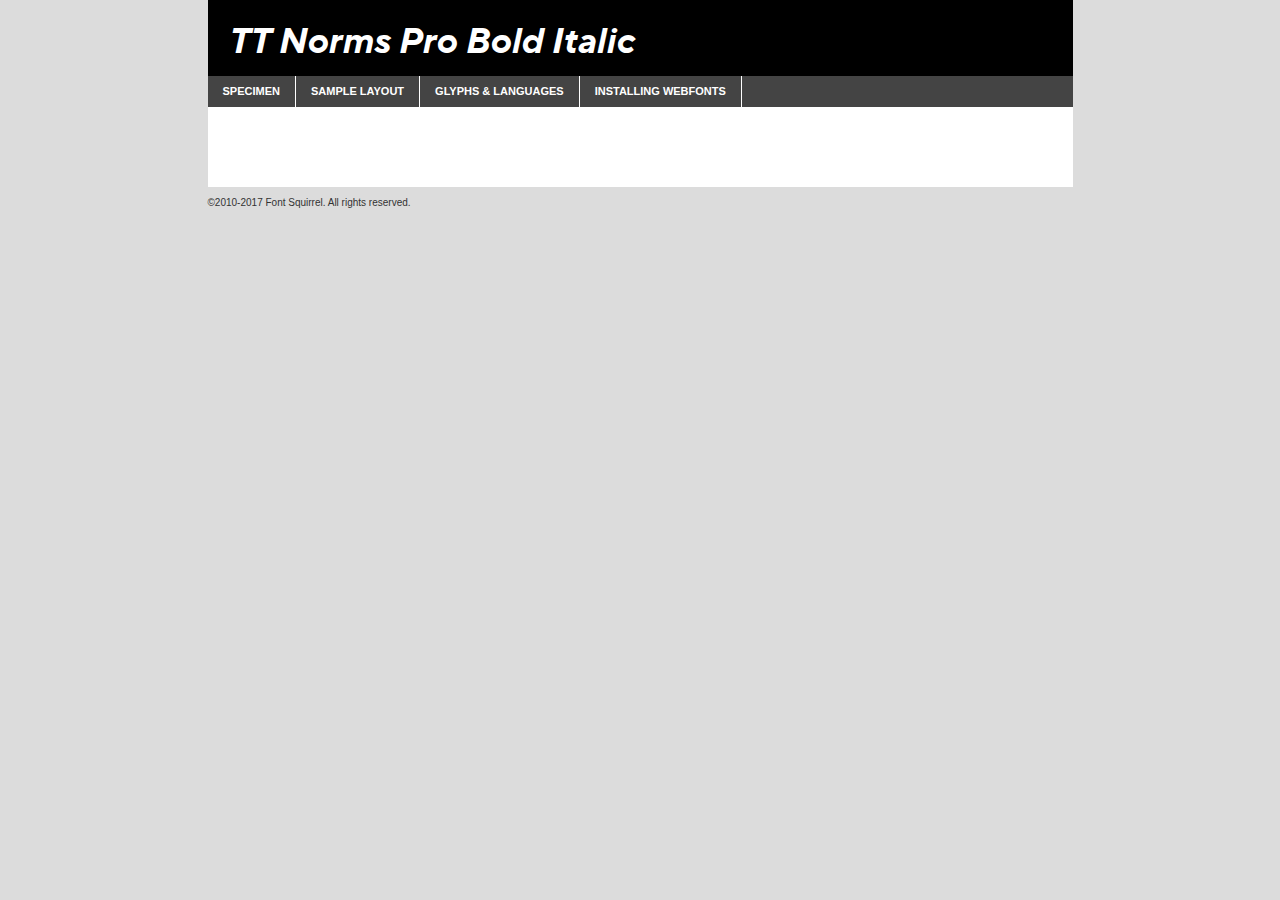
<file: fonts/TTNorms/tt_norms_pro_bold_italic-demo.html>
<!DOCTYPE html PUBLIC "-//W3C//DTD XHTML 1.0 Transitional//EN"
	"http://www.w3.org/TR/xhtml1/DTD/xhtml1-transitional.dtd">

<html xmlns="http://www.w3.org/1999/xhtml" xml:lang="en" lang="en">
<head>
	<meta http-equiv="Content-Type" content="text/html; charset=utf-8" />
	<script src="http://ajax.googleapis.com/ajax/libs/jquery/1.7.2/jquery.min.js" type="text/javascript" charset="utf-8"></script>
	<script type="text/javascript">
	(function($){$.fn.easyTabs=function(option){var param=jQuery.extend({fadeSpeed:"fast",defaultContent:1,activeClass:'active'},option);$(this).each(function(){var thisId="#"+this.id;if(param.defaultContent==''){param.defaultContent=1;}
	if(typeof param.defaultContent=="number")
	{var defaultTab=$(thisId+" .tabs li:eq("+(param.defaultContent-1)+") a").attr('href').substr(1);}else{var defaultTab=param.defaultContent;}
	$(thisId+" .tabs li a").each(function(){var tabToHide=$(this).attr('href').substr(1);$("#"+tabToHide).addClass('easytabs-tab-content');});hideAll();changeContent(defaultTab);function hideAll(){$(thisId+" .easytabs-tab-content").hide();}
	function changeContent(tabId){hideAll();$(thisId+" .tabs li").removeClass(param.activeClass);$(thisId+" .tabs li a[href=#"+tabId+"]").closest('li').addClass(param.activeClass);if(param.fadeSpeed!="none")
	{$(thisId+" #"+tabId).fadeIn(param.fadeSpeed);}else{$(thisId+" #"+tabId).show();}}
	$(thisId+" .tabs li").click(function(){var tabId=$(this).find('a').attr('href').substr(1);changeContent(tabId);return false;});});}})(jQuery);
	</script>
	<link rel="stylesheet" href="specimen_files/specimen_stylesheet.css" type="text/css" charset="utf-8" />
	<link rel="stylesheet" href="stylesheet.css" type="text/css" charset="utf-8" />

	<style type="text/css">
					body{
				font-family: 'tt_norms_probold_italic';
							}
		</style>

	<title>TT Norms Pro Bold Italic Specimen</title>
	
	
	<script type="text/javascript" charset="utf-8">
		$(document).ready(function() {
			$('#container').easyTabs({defaultContent:1});
		});
	</script>
</head>

<body>
<div id="container">
	<div id="header">
		TT Norms Pro Bold Italic	</div>
	<ul class="tabs">
		<li><a href="#specimen">Specimen</a></li>
		<li><a href="#layout">Sample Layout</a></li>
				<li><a href="#glyphs">Glyphs &amp; Languages</a></li>
		<li><a href="#installing">Installing Webfonts</a></li>
		
	</ul>
	
	<div id="main_content">

		
			<div id="specimen">
		
				<div class="section">
					<div class="grid12 firstcol">
						<div class="huge">AaBb</div>
					</div>
				</div>
		
				<div class="section">
					<div class="glyph_range">A&#x200B;B&#x200b;C&#x200b;D&#x200b;E&#x200b;F&#x200b;G&#x200b;H&#x200b;I&#x200b;J&#x200b;K&#x200b;L&#x200b;M&#x200b;N&#x200b;O&#x200b;P&#x200b;Q&#x200b;R&#x200b;S&#x200b;T&#x200b;U&#x200b;V&#x200b;W&#x200b;X&#x200b;Y&#x200b;Z&#x200b;a&#x200b;b&#x200b;c&#x200b;d&#x200b;e&#x200b;f&#x200b;g&#x200b;h&#x200b;i&#x200b;j&#x200b;k&#x200b;l&#x200b;m&#x200b;n&#x200b;o&#x200b;p&#x200b;q&#x200b;r&#x200b;s&#x200b;t&#x200b;u&#x200b;v&#x200b;w&#x200b;x&#x200b;y&#x200b;z&#x200b;1&#x200b;2&#x200b;3&#x200b;4&#x200b;5&#x200b;6&#x200b;7&#x200b;8&#x200b;9&#x200b;0&#x200b;&amp;&#x200b;.&#x200b;,&#x200b;?&#x200b;!&#x200b;&#64;&#x200b;(&#x200b;)&#x200b;#&#x200b;$&#x200b;%&#x200b;*&#x200b;+&#x200b;-&#x200b;=&#x200b;:&#x200b;;</div>
				</div>
				<div class="section">
					<div class="grid12 firstcol">
						<table class="sample_table">
							<tr><td>10</td><td class="size10">abcdefghijklmnopqrstuvwxyzABCDEFGHIJKLMNOPQRSTUVWXYZ0123456789abcdefghijklmnopqrstuvwxyzABCDEFGHIJKLMNOPQRSTUVWXYZ0123456789abcdefghijklmnopqrstuvwxyzABCDEFGHIJKLMNOPQRSTUVWXYZ</td></tr>
							<tr><td>11</td><td class="size11">abcdefghijklmnopqrstuvwxyzABCDEFGHIJKLMNOPQRSTUVWXYZ0123456789abcdefghijklmnopqrstuvwxyzABCDEFGHIJKLMNOPQRSTUVWXYZ0123456789abcdefghijklmnopqrstuvwxyzABCDEFGHIJKLMNOPQRSTUVWXYZ</td></tr>
							<tr><td>12</td><td class="size12">abcdefghijklmnopqrstuvwxyzABCDEFGHIJKLMNOPQRSTUVWXYZ0123456789abcdefghijklmnopqrstuvwxyzABCDEFGHIJKLMNOPQRSTUVWXYZ0123456789abcdefghijklmnopqrstuvwxyzABCDEFGHIJKLMNOPQRSTUVWXYZ</td></tr>
							<tr><td>13</td><td class="size13">abcdefghijklmnopqrstuvwxyzABCDEFGHIJKLMNOPQRSTUVWXYZ0123456789abcdefghijklmnopqrstuvwxyzABCDEFGHIJKLMNOPQRSTUVWXYZ0123456789abcdefghijklmnopqrstuvwxyzABCDEFGHIJKLMNOPQRSTUVWXYZ</td></tr>
							<tr><td>14</td><td class="size14">abcdefghijklmnopqrstuvwxyzABCDEFGHIJKLMNOPQRSTUVWXYZ0123456789abcdefghijklmnopqrstuvwxyzABCDEFGHIJKLMNOPQRSTUVWXYZ0123456789abcdefghijklmnopqrstuvwxyzABCDEFGHIJKLMNOPQRSTUVWXYZ</td></tr>
							<tr><td>16</td><td class="size16">abcdefghijklmnopqrstuvwxyzABCDEFGHIJKLMNOPQRSTUVWXYZ0123456789abcdefghijklmnopqrstuvwxyzABCDEFGHIJKLMNOPQRSTUVWXYZ</td></tr>
							<tr><td>18</td><td class="size18">abcdefghijklmnopqrstuvwxyzABCDEFGHIJKLMNOPQRSTUVWXYZ0123456789abcdefghijklmnopqrstuvwxyzABCDEFGHIJKLMNOPQRSTUVWXYZ</td></tr>
							<tr><td>20</td><td class="size20">abcdefghijklmnopqrstuvwxyzABCDEFGHIJKLMNOPQRSTUVWXYZ0123456789abcdefghijklmnopqrstuvwxyzABCDEFGHIJKLMNOPQRSTUVWXYZ</td></tr>
							<tr><td>24</td><td class="size24">abcdefghijklmnopqrstuvwxyzABCDEFGHIJKLMNOPQRSTUVWXYZ0123456789abcdefghijklmnopqrstuvwxyzABCDEFGHIJKLMNOPQRSTUVWXYZ</td></tr>
							<tr><td>30</td><td class="size30">abcdefghijklmnopqrstuvwxyzABCDEFGHIJKLMNOPQRSTUVWXYZ0123456789abcdefghijklmnopqrstuvwxyzABCDEFGHIJKLMNOPQRSTUVWXYZ</td></tr>
							<tr><td>36</td><td class="size36">abcdefghijklmnopqrstuvwxyzABCDEFGHIJKLMNOPQRSTUVWXYZ0123456789abcdefghijklmnopqrstuvwxyzABCDEFGHIJKLMNOPQRSTUVWXYZ</td></tr>
							<tr><td>48</td><td class="size48">abcdefghijklmnopqrstuvwxyzABCDEFGHIJKLMNOPQRSTUVWXYZ0123456789abcdefghijklmnopqrstuvwxyzABCDEFGHIJKLMNOPQRSTUVWXYZ</td></tr>
							<tr><td>60</td><td class="size60">abcdefghijklmnopqrstuvwxyzABCDEFGHIJKLMNOPQRSTUVWXYZ0123456789abcdefghijklmnopqrstuvwxyzABCDEFGHIJKLMNOPQRSTUVWXYZ</td></tr>
							<tr><td>72</td><td class="size72">abcdefghijklmnopqrstuvwxyzABCDEFGHIJKLMNOPQRSTUVWXYZ0123456789abcdefghijklmnopqrstuvwxyzABCDEFGHIJKLMNOPQRSTUVWXYZ</td></tr>
							<tr><td>90</td><td class="size90">abcdefghijklmnopqrstuvwxyzABCDEFGHIJKLMNOPQRSTUVWXYZ0123456789abcdefghijklmnopqrstuvwxyzABCDEFGHIJKLMNOPQRSTUVWXYZ</td></tr>
						</table>
				
					</div>
			
				</div>
		
		
		
								<div class="section" id="bodycomparison">


										<div id="xheight">
				<div class="fontbody">&#x25FC;&#x25FC;&#x25FC;&#x25FC;&#x25FC;&#x25FC;&#x25FC;&#x25FC;&#x25FC;&#x25FC;&#x25FC;&#x25FC;&#x25FC;&#x25FC;&#x25FC;&#x25FC;&#x25FC;&#x25FC;&#x25FC;&#x25FC;&#x25FC;&#x25FC;&#x25FC;&#x25FC;&#x25FC;&#x25FC;&#x25FC;&#x25FC;&#x25FC;&#x25FC;&#x25FC;&#x25FC;&#x25FC;&#x25FC;&#x25FC;&#x25FC;&#x25FC;&#x25FC;&#x25FC;&#x25FC;&#x25FC;&#x25FC;&#x25FC;&#x25FC;&#x25FC;&#x25FC;&#x25FC;&#x25FC;&#x25FC;&#x25FC;&#x25FC;&#x25FC;&#x25FC;&#x25FC;&#x25FC;&#x25FC;&#x25FC;&#x25FC;&#x25FC;&#x25FC;&#x25FC;&#x25FC;&#x25FC;&#x25FC;&#x25FC;&#x25FC;&#x25FC;&#x25FC;&#x25FC;&#x25FC;&#x25FC;&#x25FC;&#x25FC;&#x25FC;&#x25FC;&#x25FC;&#x25FC;&#x25FC;&#x25FC;&#x25FC;&#x25FC;&#x25FC;&#x25FC;&#x25FC;&#x25FC;&#x25FC;&#x25FC;&#x25FC;&#x25FC;&#x25FC;&#x25FC;&#x25FC;&#x25FC;&#x25FC;&#x25FC;&#x25FC;&#x25FC;&#x25FC;&#x25FC;body</div><div class="arialbody">body</div><div class="verdanabody">body</div><div class="georgiabody">body</div></div>
										<div class="fontbody" style="z-index:1">
											body<span>TT Norms Pro Bold Italic</span>
										</div>
										<div class="arialbody" style="z-index:1">
											body<span>Arial</span>
										</div>
										<div class="verdanabody" style="z-index:1">
											body<span>Verdana</span>
										</div>
										<div class="georgiabody" style="z-index:1">
											body<span>Georgia</span>
										</div>



								</div>
		
		
				<div class="section psample psample_row1" id="">
					
					<div class="grid2 firstcol">
						<p class="size10"><span>10.</span>Aenean lacinia bibendum nulla sed consectetur. Fusce dapibus, tellus ac cursus commodo, tortor mauris condimentum nibh, ut fermentum massa justo sit amet risus. Nullam id dolor id nibh ultricies vehicula ut id elit. Cum sociis natoque penatibus et magnis dis parturient montes, nascetur ridiculus mus. Nulla vitae elit libero, a pharetra augue.</p>
			
					</div>
					<div class="grid3">
						<p class="size11"><span>11.</span>Aenean lacinia bibendum nulla sed consectetur. Fusce dapibus, tellus ac cursus commodo, tortor mauris condimentum nibh, ut fermentum massa justo sit amet risus. Nullam id dolor id nibh ultricies vehicula ut id elit. Cum sociis natoque penatibus et magnis dis parturient montes, nascetur ridiculus mus. Nulla vitae elit libero, a pharetra augue.</p>
			
					</div>
					<div class="grid3">
						<p class="size12"><span>12.</span>Aenean lacinia bibendum nulla sed consectetur. Fusce dapibus, tellus ac cursus commodo, tortor mauris condimentum nibh, ut fermentum massa justo sit amet risus. Nullam id dolor id nibh ultricies vehicula ut id elit. Cum sociis natoque penatibus et magnis dis parturient montes, nascetur ridiculus mus. Nulla vitae elit libero, a pharetra augue.</p>
			
					</div>
					<div class="grid4">
						<p class="size13"><span>13.</span>Aenean lacinia bibendum nulla sed consectetur. Fusce dapibus, tellus ac cursus commodo, tortor mauris condimentum nibh, ut fermentum massa justo sit amet risus. Nullam id dolor id nibh ultricies vehicula ut id elit. Cum sociis natoque penatibus et magnis dis parturient montes, nascetur ridiculus mus. Nulla vitae elit libero, a pharetra augue.</p>
			
					</div>
					<div class="white_blend"></div>
					
				</div>
				<div class="section psample psample_row2" id="">
					<div class="grid3 firstcol">
						<p class="size14"><span>14.</span>Aenean lacinia bibendum nulla sed consectetur. Fusce dapibus, tellus ac cursus commodo, tortor mauris condimentum nibh, ut fermentum massa justo sit amet risus. Nullam id dolor id nibh ultricies vehicula ut id elit. Cum sociis natoque penatibus et magnis dis parturient montes, nascetur ridiculus mus. Nulla vitae elit libero, a pharetra augue.</p>
			
					</div>
					<div class="grid4">
						<p class="size16"><span>16.</span>Aenean lacinia bibendum nulla sed consectetur. Fusce dapibus, tellus ac cursus commodo, tortor mauris condimentum nibh, ut fermentum massa justo sit amet risus. Nullam id dolor id nibh ultricies vehicula ut id elit. Cum sociis natoque penatibus et magnis dis parturient montes, nascetur ridiculus mus. Nulla vitae elit libero, a pharetra augue.</p>
			
					</div>
					<div class="grid5">
						<p class="size18"><span>18.</span>Aenean lacinia bibendum nulla sed consectetur. Fusce dapibus, tellus ac cursus commodo, tortor mauris condimentum nibh, ut fermentum massa justo sit amet risus. Nullam id dolor id nibh ultricies vehicula ut id elit. Cum sociis natoque penatibus et magnis dis parturient montes, nascetur ridiculus mus. Nulla vitae elit libero, a pharetra augue.</p>
			
					</div>

					<div class="white_blend"></div>

				</div>
				
				<div class="section psample psample_row3" id="">
					<div class="grid5 firstcol">
						<p class="size20"><span>20.</span>Aenean lacinia bibendum nulla sed consectetur. Fusce dapibus, tellus ac cursus commodo, tortor mauris condimentum nibh, ut fermentum massa justo sit amet risus. Nullam id dolor id nibh ultricies vehicula ut id elit. Cum sociis natoque penatibus et magnis dis parturient montes, nascetur ridiculus mus. Nulla vitae elit libero, a pharetra augue.</p>
					</div>
					<div class="grid7">
						<p class="size24"><span>24.</span>Aenean lacinia bibendum nulla sed consectetur. Fusce dapibus, tellus ac cursus commodo, tortor mauris condimentum nibh, ut fermentum massa justo sit amet risus. Nullam id dolor id nibh ultricies vehicula ut id elit. Cum sociis natoque penatibus et magnis dis parturient montes, nascetur ridiculus mus. Nulla vitae elit libero, a pharetra augue.</p>
					</div>
					
					<div class="white_blend"></div>
					
				</div>
				
				<div class="section psample psample_row4" id="">
					<div class="grid12 firstcol">
						<p class="size30"><span>30.</span>Aenean lacinia bibendum nulla sed consectetur. Fusce dapibus, tellus ac cursus commodo, tortor mauris condimentum nibh, ut fermentum massa justo sit amet risus. Nullam id dolor id nibh ultricies vehicula ut id elit. Cum sociis natoque penatibus et magnis dis parturient montes, nascetur ridiculus mus. Nulla vitae elit libero, a pharetra augue.</p>
					</div>
					<div class="white_blend"></div>
					
				</div>
				
				
				
				<div class="section psample psample_row1 fullreverse">
					<div class="grid2 firstcol">
						<p class="size10"><span>10.</span>Aenean lacinia bibendum nulla sed consectetur. Fusce dapibus, tellus ac cursus commodo, tortor mauris condimentum nibh, ut fermentum massa justo sit amet risus. Nullam id dolor id nibh ultricies vehicula ut id elit. Cum sociis natoque penatibus et magnis dis parturient montes, nascetur ridiculus mus. Nulla vitae elit libero, a pharetra augue.</p>
			
					</div>
					<div class="grid3">
						<p class="size11"><span>11.</span>Aenean lacinia bibendum nulla sed consectetur. Fusce dapibus, tellus ac cursus commodo, tortor mauris condimentum nibh, ut fermentum massa justo sit amet risus. Nullam id dolor id nibh ultricies vehicula ut id elit. Cum sociis natoque penatibus et magnis dis parturient montes, nascetur ridiculus mus. Nulla vitae elit libero, a pharetra augue.</p>
			
					</div>
					<div class="grid3">
						<p class="size12"><span>12.</span>Aenean lacinia bibendum nulla sed consectetur. Fusce dapibus, tellus ac cursus commodo, tortor mauris condimentum nibh, ut fermentum massa justo sit amet risus. Nullam id dolor id nibh ultricies vehicula ut id elit. Cum sociis natoque penatibus et magnis dis parturient montes, nascetur ridiculus mus. Nulla vitae elit libero, a pharetra augue.</p>
			
					</div>
					<div class="grid4">
						<p class="size13"><span>13.</span>Aenean lacinia bibendum nulla sed consectetur. Fusce dapibus, tellus ac cursus commodo, tortor mauris condimentum nibh, ut fermentum massa justo sit amet risus. Nullam id dolor id nibh ultricies vehicula ut id elit. Cum sociis natoque penatibus et magnis dis parturient montes, nascetur ridiculus mus. Nulla vitae elit libero, a pharetra augue.</p>
			
					</div>
					<div class="black_blend"></div>
					
				</div>
				
				<div class="section psample psample_row2 fullreverse">
					<div class="grid3 firstcol">
						<p class="size14"><span>14.</span>Aenean lacinia bibendum nulla sed consectetur. Fusce dapibus, tellus ac cursus commodo, tortor mauris condimentum nibh, ut fermentum massa justo sit amet risus. Nullam id dolor id nibh ultricies vehicula ut id elit. Cum sociis natoque penatibus et magnis dis parturient montes, nascetur ridiculus mus. Nulla vitae elit libero, a pharetra augue.</p>
			
					</div>
					<div class="grid4">
						<p class="size16"><span>16.</span>Aenean lacinia bibendum nulla sed consectetur. Fusce dapibus, tellus ac cursus commodo, tortor mauris condimentum nibh, ut fermentum massa justo sit amet risus. Nullam id dolor id nibh ultricies vehicula ut id elit. Cum sociis natoque penatibus et magnis dis parturient montes, nascetur ridiculus mus. Nulla vitae elit libero, a pharetra augue.</p>
			
					</div>
					<div class="grid5">
						<p class="size18"><span>18.</span>Aenean lacinia bibendum nulla sed consectetur. Fusce dapibus, tellus ac cursus commodo, tortor mauris condimentum nibh, ut fermentum massa justo sit amet risus. Nullam id dolor id nibh ultricies vehicula ut id elit. Cum sociis natoque penatibus et magnis dis parturient montes, nascetur ridiculus mus. Nulla vitae elit libero, a pharetra augue.</p>
			
					</div>
					<div class="black_blend"></div>

				</div>
				
				<div class="section psample fullreverse psample_row3" id="">
					<div class="grid5 firstcol">
						<p class="size20"><span>20.</span>Aenean lacinia bibendum nulla sed consectetur. Fusce dapibus, tellus ac cursus commodo, tortor mauris condimentum nibh, ut fermentum massa justo sit amet risus. Nullam id dolor id nibh ultricies vehicula ut id elit. Cum sociis natoque penatibus et magnis dis parturient montes, nascetur ridiculus mus. Nulla vitae elit libero, a pharetra augue.</p>
					</div>
					<div class="grid7">
						<p class="size24"><span>24.</span>Aenean lacinia bibendum nulla sed consectetur. Fusce dapibus, tellus ac cursus commodo, tortor mauris condimentum nibh, ut fermentum massa justo sit amet risus. Nullam id dolor id nibh ultricies vehicula ut id elit. Cum sociis natoque penatibus et magnis dis parturient montes, nascetur ridiculus mus. Nulla vitae elit libero, a pharetra augue.</p>
					</div>
					
					<div class="black_blend"></div>
					
				</div>
				
				<div class="section psample fullreverse psample_row4" id="" style="border-bottom: 20px #000 solid;">
					<div class="grid12 firstcol">
						<p class="size30"><span>30.</span>Aenean lacinia bibendum nulla sed consectetur. Fusce dapibus, tellus ac cursus commodo, tortor mauris condimentum nibh, ut fermentum massa justo sit amet risus. Nullam id dolor id nibh ultricies vehicula ut id elit. Cum sociis natoque penatibus et magnis dis parturient montes, nascetur ridiculus mus. Nulla vitae elit libero, a pharetra augue.</p>
					</div>
					<div class="black_blend"></div>
					
				</div>
				
				
				
				
			</div>
			
			<div id="layout">
				
				<div class="section">
					
					<div class="grid12 firstcol">
						<h1>Lorem Ipsum Dolor</h1>
						<h2>Etiam porta sem malesuada magna mollis euismod</h2>
						
						<p class="byline">By <a href="#link">Aenean Lacinia</a></p>
					</div>
				</div>
				<div class="section">
					<div class="grid8 firstcol">
						<p class="large">Donec sed odio dui. Morbi leo risus, porta ac consectetur ac, vestibulum at eros. Fusce dapibus, tellus ac cursus commodo, tortor mauris condimentum nibh, ut fermentum massa justo sit amet risus. </p>

						
						<h3>Pellentesque ornare sem</h3>

						<p>Maecenas sed diam eget risus varius blandit sit amet non magna. Maecenas faucibus mollis interdum. Donec ullamcorper nulla non metus auctor fringilla. Nullam id dolor id nibh ultricies vehicula ut id elit. Nullam id dolor id nibh ultricies vehicula ut id elit. </p>

						<p>Aenean eu leo quam. Pellentesque ornare sem lacinia quam venenatis vestibulum. Lorem ipsum dolor sit amet, consectetur adipiscing elit. Cum sociis natoque penatibus et magnis dis parturient montes, nascetur ridiculus mus. </p>

						<p>Nulla vitae elit libero, a pharetra augue. Praesent commodo cursus magna, vel scelerisque nisl consectetur et. Aenean lacinia bibendum nulla sed consectetur. </p>

						<p>Nullam quis risus eget urna mollis ornare vel eu leo. Nullam quis risus eget urna mollis ornare vel eu leo. Maecenas sed diam eget risus varius blandit sit amet non magna. Donec ullamcorper nulla non metus auctor fringilla. </p>

						<h3>Cras mattis consectetur</h3>

						<p>Aenean eu leo quam. Pellentesque ornare sem lacinia quam venenatis vestibulum. Aenean lacinia bibendum nulla sed consectetur. Integer posuere erat a ante venenatis dapibus posuere velit aliquet. Cras mattis consectetur purus sit amet fermentum. </p>

						<p>Nullam id dolor id nibh ultricies vehicula ut id elit. Nullam quis risus eget urna mollis ornare vel eu leo. Cras mattis consectetur purus sit amet fermentum.</p>
					</div>
					
					<div class="grid4 sidebar">
						
						<div class="box reverse">
							<p class="last">Nullam quis risus eget urna mollis ornare vel eu leo. Donec ullamcorper nulla non metus auctor fringilla. Cras mattis consectetur purus sit amet fermentum. Sed posuere consectetur est at lobortis. Lorem ipsum dolor sit amet, consectetur adipiscing elit. </p>
						</div>
						
						<p class="caption">Maecenas sed diam eget risus varius.</p>

						<p>Vestibulum id ligula porta felis euismod semper. Integer posuere erat a ante venenatis dapibus posuere velit aliquet. Vestibulum id ligula porta felis euismod semper. Sed posuere consectetur est at lobortis. Maecenas sed diam eget risus varius blandit sit amet non magna. Fusce dapibus, tellus ac cursus commodo, tortor mauris condimentum nibh, ut fermentum massa justo sit amet risus. </p>

					

						<p>Duis mollis, est non commodo luctus, nisi erat porttitor ligula, eget lacinia odio sem nec elit. Aenean lacinia bibendum nulla sed consectetur. Vivamus sagittis lacus vel augue laoreet rutrum faucibus dolor auctor. Aenean lacinia bibendum nulla sed consectetur. Nullam quis risus eget urna mollis ornare vel eu leo. </p>

						<p>Praesent commodo cursus magna, vel scelerisque nisl consectetur et. Donec ullamcorper nulla non metus auctor fringilla. Maecenas faucibus mollis interdum. Fusce dapibus, tellus ac cursus commodo, tortor mauris condimentum nibh, ut fermentum massa justo sit amet risus. </p>

					</div>
				</div>
				
			</div>


			



		<div id="glyphs">
			<div class="section">
				<div class="grid12 firstcol">
			
				<h1>Language Support</h1>
				<p>The subset of TT Norms Pro Bold Italic in this kit supports the following languages:<br />
			
					Albanian, Basque, Breton, Chamorro, Danish, Dutch, English, Faroese, Finnish, French, Frisian, Galician, German, Icelandic, Italian, Malagasy, Norwegian, Portuguese, Spanish, Alsatian, Aragonese, Arapaho, Arrernte, Asturian, Aymara, Bislama, Cebuano, Corsican, Fijian, French_creole, Genoese, Gilbertese, Greenlandic, Haitian_creole, Hiligaynon, Hmong, Hopi, Ibanag, Iloko_ilokano, Indonesian, Interglossa_glosa, Interlingua, Irish_gaelic, Jerriais, Lojban, Lombard, Luxembourgeois, Manx, Mohawk, Norfolk_pitcairnese, Occitan, Oromo, Pangasinan, Papiamento, Piedmontese, Potawatomi, Rhaeto-romance, Romansh, Rotokas, Sami_lule, Samoan, Sardinian, Scots_gaelic, Seychelles_creole, Shona, Sicilian, Somali, Southern_ndebele, Swahili, Swati_swazi, Tagalog_filipino_pilipino, Tetum, Tok_pisin, Uyghur_latinized, Volapuk, Walloon, Warlpiri, Xhosa, Yapese, Zulu, Latinbasic, Ubasic, Demo				</p>
				<h1>Glyph Chart</h1>
				<p>The subset of TT Norms Pro Bold Italic in this kit includes all the glyphs listed below. Unicode entities are included above each glyph to help you insert individual characters into your layout.</p>
				<div id="glyph_chart">
			
																														 <div><p>&amp;#13;</p>&#13;</div>
																				 <div><p>&amp;#32;</p>&#32;</div>
																				 <div><p>&amp;#33;</p>&#33;</div>
																				 <div><p>&amp;#34;</p>&#34;</div>
																				 <div><p>&amp;#35;</p>&#35;</div>
																				 <div><p>&amp;#36;</p>&#36;</div>
																				 <div><p>&amp;#37;</p>&#37;</div>
																				 <div><p>&amp;#38;</p>&#38;</div>
																				 <div><p>&amp;#39;</p>&#39;</div>
																				 <div><p>&amp;#40;</p>&#40;</div>
																				 <div><p>&amp;#41;</p>&#41;</div>
																				 <div><p>&amp;#42;</p>&#42;</div>
																				 <div><p>&amp;#43;</p>&#43;</div>
																				 <div><p>&amp;#44;</p>&#44;</div>
																				 <div><p>&amp;#45;</p>&#45;</div>
																				 <div><p>&amp;#46;</p>&#46;</div>
																				 <div><p>&amp;#47;</p>&#47;</div>
																				 <div><p>&amp;#48;</p>&#48;</div>
																				 <div><p>&amp;#49;</p>&#49;</div>
																				 <div><p>&amp;#50;</p>&#50;</div>
																				 <div><p>&amp;#51;</p>&#51;</div>
																				 <div><p>&amp;#52;</p>&#52;</div>
																				 <div><p>&amp;#53;</p>&#53;</div>
																				 <div><p>&amp;#54;</p>&#54;</div>
																				 <div><p>&amp;#55;</p>&#55;</div>
																				 <div><p>&amp;#56;</p>&#56;</div>
																				 <div><p>&amp;#57;</p>&#57;</div>
																				 <div><p>&amp;#58;</p>&#58;</div>
																				 <div><p>&amp;#59;</p>&#59;</div>
																				 <div><p>&amp;#60;</p>&#60;</div>
																				 <div><p>&amp;#61;</p>&#61;</div>
																				 <div><p>&amp;#62;</p>&#62;</div>
																				 <div><p>&amp;#63;</p>&#63;</div>
																				 <div><p>&amp;#64;</p>&#64;</div>
																				 <div><p>&amp;#65;</p>&#65;</div>
																				 <div><p>&amp;#66;</p>&#66;</div>
																				 <div><p>&amp;#67;</p>&#67;</div>
																				 <div><p>&amp;#68;</p>&#68;</div>
																				 <div><p>&amp;#69;</p>&#69;</div>
																				 <div><p>&amp;#70;</p>&#70;</div>
																				 <div><p>&amp;#71;</p>&#71;</div>
																				 <div><p>&amp;#72;</p>&#72;</div>
																				 <div><p>&amp;#73;</p>&#73;</div>
																				 <div><p>&amp;#74;</p>&#74;</div>
																				 <div><p>&amp;#75;</p>&#75;</div>
																				 <div><p>&amp;#76;</p>&#76;</div>
																				 <div><p>&amp;#77;</p>&#77;</div>
																				 <div><p>&amp;#78;</p>&#78;</div>
																				 <div><p>&amp;#79;</p>&#79;</div>
																				 <div><p>&amp;#80;</p>&#80;</div>
																				 <div><p>&amp;#81;</p>&#81;</div>
																				 <div><p>&amp;#82;</p>&#82;</div>
																				 <div><p>&amp;#83;</p>&#83;</div>
																				 <div><p>&amp;#84;</p>&#84;</div>
																				 <div><p>&amp;#85;</p>&#85;</div>
																				 <div><p>&amp;#86;</p>&#86;</div>
																				 <div><p>&amp;#87;</p>&#87;</div>
																				 <div><p>&amp;#88;</p>&#88;</div>
																				 <div><p>&amp;#89;</p>&#89;</div>
																				 <div><p>&amp;#90;</p>&#90;</div>
																				 <div><p>&amp;#91;</p>&#91;</div>
																				 <div><p>&amp;#92;</p>&#92;</div>
																				 <div><p>&amp;#93;</p>&#93;</div>
																				 <div><p>&amp;#94;</p>&#94;</div>
																				 <div><p>&amp;#95;</p>&#95;</div>
																				 <div><p>&amp;#96;</p>&#96;</div>
																				 <div><p>&amp;#97;</p>&#97;</div>
																				 <div><p>&amp;#98;</p>&#98;</div>
																				 <div><p>&amp;#99;</p>&#99;</div>
																				 <div><p>&amp;#100;</p>&#100;</div>
																				 <div><p>&amp;#101;</p>&#101;</div>
																				 <div><p>&amp;#102;</p>&#102;</div>
																				 <div><p>&amp;#103;</p>&#103;</div>
																				 <div><p>&amp;#104;</p>&#104;</div>
																				 <div><p>&amp;#105;</p>&#105;</div>
																				 <div><p>&amp;#106;</p>&#106;</div>
																				 <div><p>&amp;#107;</p>&#107;</div>
																				 <div><p>&amp;#108;</p>&#108;</div>
																				 <div><p>&amp;#109;</p>&#109;</div>
																				 <div><p>&amp;#110;</p>&#110;</div>
																				 <div><p>&amp;#111;</p>&#111;</div>
																				 <div><p>&amp;#112;</p>&#112;</div>
																				 <div><p>&amp;#113;</p>&#113;</div>
																				 <div><p>&amp;#114;</p>&#114;</div>
																				 <div><p>&amp;#115;</p>&#115;</div>
																				 <div><p>&amp;#116;</p>&#116;</div>
																				 <div><p>&amp;#117;</p>&#117;</div>
																				 <div><p>&amp;#118;</p>&#118;</div>
																				 <div><p>&amp;#119;</p>&#119;</div>
																				 <div><p>&amp;#120;</p>&#120;</div>
																				 <div><p>&amp;#121;</p>&#121;</div>
																				 <div><p>&amp;#122;</p>&#122;</div>
																				 <div><p>&amp;#123;</p>&#123;</div>
																				 <div><p>&amp;#124;</p>&#124;</div>
																				 <div><p>&amp;#125;</p>&#125;</div>
																				 <div><p>&amp;#126;</p>&#126;</div>
																				 <div><p>&amp;#160;</p>&#160;</div>
																				 <div><p>&amp;#161;</p>&#161;</div>
																				 <div><p>&amp;#162;</p>&#162;</div>
																				 <div><p>&amp;#163;</p>&#163;</div>
																				 <div><p>&amp;#164;</p>&#164;</div>
																				 <div><p>&amp;#165;</p>&#165;</div>
																				 <div><p>&amp;#166;</p>&#166;</div>
																				 <div><p>&amp;#167;</p>&#167;</div>
																				 <div><p>&amp;#168;</p>&#168;</div>
																				 <div><p>&amp;#169;</p>&#169;</div>
																				 <div><p>&amp;#170;</p>&#170;</div>
																				 <div><p>&amp;#171;</p>&#171;</div>
																				 <div><p>&amp;#172;</p>&#172;</div>
																				 <div><p>&amp;#173;</p>&#173;</div>
																				 <div><p>&amp;#174;</p>&#174;</div>
																				 <div><p>&amp;#175;</p>&#175;</div>
																				 <div><p>&amp;#176;</p>&#176;</div>
																				 <div><p>&amp;#177;</p>&#177;</div>
																				 <div><p>&amp;#178;</p>&#178;</div>
																				 <div><p>&amp;#179;</p>&#179;</div>
																				 <div><p>&amp;#180;</p>&#180;</div>
																				 <div><p>&amp;#181;</p>&#181;</div>
																				 <div><p>&amp;#182;</p>&#182;</div>
																				 <div><p>&amp;#183;</p>&#183;</div>
																				 <div><p>&amp;#184;</p>&#184;</div>
																				 <div><p>&amp;#185;</p>&#185;</div>
																				 <div><p>&amp;#186;</p>&#186;</div>
																				 <div><p>&amp;#187;</p>&#187;</div>
																				 <div><p>&amp;#188;</p>&#188;</div>
																				 <div><p>&amp;#189;</p>&#189;</div>
																				 <div><p>&amp;#190;</p>&#190;</div>
																				 <div><p>&amp;#191;</p>&#191;</div>
																				 <div><p>&amp;#192;</p>&#192;</div>
																				 <div><p>&amp;#193;</p>&#193;</div>
																				 <div><p>&amp;#194;</p>&#194;</div>
																				 <div><p>&amp;#195;</p>&#195;</div>
																				 <div><p>&amp;#196;</p>&#196;</div>
																				 <div><p>&amp;#197;</p>&#197;</div>
																				 <div><p>&amp;#198;</p>&#198;</div>
																				 <div><p>&amp;#199;</p>&#199;</div>
																				 <div><p>&amp;#200;</p>&#200;</div>
																				 <div><p>&amp;#201;</p>&#201;</div>
																				 <div><p>&amp;#202;</p>&#202;</div>
																				 <div><p>&amp;#203;</p>&#203;</div>
																				 <div><p>&amp;#204;</p>&#204;</div>
																				 <div><p>&amp;#205;</p>&#205;</div>
																				 <div><p>&amp;#206;</p>&#206;</div>
																				 <div><p>&amp;#207;</p>&#207;</div>
																				 <div><p>&amp;#208;</p>&#208;</div>
																				 <div><p>&amp;#209;</p>&#209;</div>
																				 <div><p>&amp;#210;</p>&#210;</div>
																				 <div><p>&amp;#211;</p>&#211;</div>
																				 <div><p>&amp;#212;</p>&#212;</div>
																				 <div><p>&amp;#213;</p>&#213;</div>
																				 <div><p>&amp;#214;</p>&#214;</div>
																				 <div><p>&amp;#215;</p>&#215;</div>
																				 <div><p>&amp;#216;</p>&#216;</div>
																				 <div><p>&amp;#217;</p>&#217;</div>
																				 <div><p>&amp;#218;</p>&#218;</div>
																				 <div><p>&amp;#219;</p>&#219;</div>
																				 <div><p>&amp;#220;</p>&#220;</div>
																				 <div><p>&amp;#221;</p>&#221;</div>
																				 <div><p>&amp;#222;</p>&#222;</div>
																				 <div><p>&amp;#223;</p>&#223;</div>
																				 <div><p>&amp;#224;</p>&#224;</div>
																				 <div><p>&amp;#225;</p>&#225;</div>
																				 <div><p>&amp;#226;</p>&#226;</div>
																				 <div><p>&amp;#227;</p>&#227;</div>
																				 <div><p>&amp;#228;</p>&#228;</div>
																				 <div><p>&amp;#229;</p>&#229;</div>
																				 <div><p>&amp;#230;</p>&#230;</div>
																				 <div><p>&amp;#231;</p>&#231;</div>
																				 <div><p>&amp;#232;</p>&#232;</div>
																				 <div><p>&amp;#233;</p>&#233;</div>
																				 <div><p>&amp;#234;</p>&#234;</div>
																				 <div><p>&amp;#235;</p>&#235;</div>
																				 <div><p>&amp;#236;</p>&#236;</div>
																				 <div><p>&amp;#237;</p>&#237;</div>
																				 <div><p>&amp;#238;</p>&#238;</div>
																				 <div><p>&amp;#239;</p>&#239;</div>
																				 <div><p>&amp;#240;</p>&#240;</div>
																				 <div><p>&amp;#241;</p>&#241;</div>
																				 <div><p>&amp;#242;</p>&#242;</div>
																				 <div><p>&amp;#243;</p>&#243;</div>
																				 <div><p>&amp;#244;</p>&#244;</div>
																				 <div><p>&amp;#245;</p>&#245;</div>
																				 <div><p>&amp;#246;</p>&#246;</div>
																				 <div><p>&amp;#247;</p>&#247;</div>
																				 <div><p>&amp;#248;</p>&#248;</div>
																				 <div><p>&amp;#249;</p>&#249;</div>
																				 <div><p>&amp;#250;</p>&#250;</div>
																				 <div><p>&amp;#251;</p>&#251;</div>
																				 <div><p>&amp;#252;</p>&#252;</div>
																				 <div><p>&amp;#253;</p>&#253;</div>
																				 <div><p>&amp;#254;</p>&#254;</div>
																				 <div><p>&amp;#255;</p>&#255;</div>
																				 <div><p>&amp;#338;</p>&#338;</div>
																				 <div><p>&amp;#339;</p>&#339;</div>
																				 <div><p>&amp;#376;</p>&#376;</div>
																				 <div><p>&amp;#710;</p>&#710;</div>
																				 <div><p>&amp;#732;</p>&#732;</div>
																				 <div><p>&amp;#8192;</p>&#8192;</div>
																				 <div><p>&amp;#8193;</p>&#8193;</div>
																				 <div><p>&amp;#8194;</p>&#8194;</div>
																				 <div><p>&amp;#8195;</p>&#8195;</div>
																				 <div><p>&amp;#8196;</p>&#8196;</div>
																				 <div><p>&amp;#8197;</p>&#8197;</div>
																				 <div><p>&amp;#8198;</p>&#8198;</div>
																				 <div><p>&amp;#8199;</p>&#8199;</div>
																				 <div><p>&amp;#8200;</p>&#8200;</div>
																				 <div><p>&amp;#8201;</p>&#8201;</div>
																				 <div><p>&amp;#8202;</p>&#8202;</div>
																				 <div><p>&amp;#8208;</p>&#8208;</div>
																				 <div><p>&amp;#8209;</p>&#8209;</div>
																				 <div><p>&amp;#8210;</p>&#8210;</div>
																				 <div><p>&amp;#8211;</p>&#8211;</div>
																				 <div><p>&amp;#8212;</p>&#8212;</div>
																				 <div><p>&amp;#8216;</p>&#8216;</div>
																				 <div><p>&amp;#8217;</p>&#8217;</div>
																				 <div><p>&amp;#8218;</p>&#8218;</div>
																				 <div><p>&amp;#8220;</p>&#8220;</div>
																				 <div><p>&amp;#8221;</p>&#8221;</div>
																				 <div><p>&amp;#8222;</p>&#8222;</div>
																				 <div><p>&amp;#8226;</p>&#8226;</div>
																				 <div><p>&amp;#8230;</p>&#8230;</div>
																				 <div><p>&amp;#8239;</p>&#8239;</div>
																				 <div><p>&amp;#8249;</p>&#8249;</div>
																				 <div><p>&amp;#8250;</p>&#8250;</div>
																				 <div><p>&amp;#8287;</p>&#8287;</div>
																				 <div><p>&amp;#8364;</p>&#8364;</div>
																				 <div><p>&amp;#8482;</p>&#8482;</div>
																				 <div><p>&amp;#9724;</p>&#9724;</div>
																				 <div><p>&amp;#64257;</p>&#64257;</div>
																				 <div><p>&amp;#64258;</p>&#64258;</div>
																				 <div><p>&amp;#64259;</p>&#64259;</div>
																																						</div>	
				</div>
		
		
			</div>
		</div>
		
		
		<div id="specs">
			
		</div>
	
		<div id="installing">
			<div class="section">
				<div class="grid7 firstcol">
					<h1>Installing Webfonts</h1>
					
					<p>Webfonts are supported by all major browser platforms but not all in the same way. There are currently four different font formats that must be included in order to target all browsers. This includes TTF, WOFF, EOT and SVG.</p>
					
					<h2>1. Upload your webfonts</h2>
					<p>You must upload your webfont kit to your website. They should be in or near the same directory as your CSS files.</p>
					
					<h2>2. Include the webfont stylesheet</h2>
					<p>A special CSS @font-face declaration helps the various browsers select the appropriate font it needs without causing you a bunch of headaches. Learn more about this syntax by reading the <a href="https://www.fontspring.com/blog/further-hardening-of-the-bulletproof-syntax">Fontspring blog post</a> about it. The code for it is as follows:</p>


<code>
@font-face{ 
	font-family: 'MyWebFont';
	src: url('WebFont.eot');
	src: url('WebFont.eot?#iefix') format('embedded-opentype'),
	     url('WebFont.woff') format('woff'),
	     url('WebFont.ttf') format('truetype'),
	     url('WebFont.svg#webfont') format('svg');
}
</code>

	<p>We've already gone ahead and generated the code for you. All you have to do is link to the stylesheet in your HTML, like this:</p>
	<code>&lt;link rel=&quot;stylesheet&quot; href=&quot;stylesheet.css&quot; type=&quot;text/css&quot; charset=&quot;utf-8&quot; /&gt;</code>

					<h2>3. Modify your own stylesheet</h2>
					<p>To take advantage of your new fonts, you must tell your stylesheet to use them. Look at the original @font-face declaration above and find the property called "font-family." The name linked there will be what you use to reference the font. Prepend that webfont name to the font stack in the "font-family" property, inside the selector you want to change. For example:</p>
<code>p { font-family: 'WebFont', Arial, sans-serif; }</code>

<h2>4. Test</h2>
<p>Getting webfonts to work cross-browser <em>can</em> be tricky. Use the information in the sidebar to help you if you find that fonts aren't loading in a particular browser.</p>
				</div>
				
				<div class="grid5 sidebar">
					<div class="box">
						<h2>Troubleshooting<br />Font-Face Problems</h2>
						<p>Having trouble getting your webfonts to load in your new website? Here are some tips to sort out what might be the problem.</p>

						<h3>Fonts not showing in any browser</h3>

						<p>This sounds like you need to work on the plumbing. You either did not upload the fonts to the correct directory, or you did not link the fonts properly in the CSS. If you've confirmed that all this is correct and you still have a problem, take a look at your .htaccess file and see if requests are getting intercepted.</p>

						<h3>Fonts not loading in iPhone or iPad</h3>

						<p>The most common problem here is that you are serving the fonts from an IIS server. IIS refuses to serve files that have unknown MIME types. If that is the case, you must set the MIME type for SVG to "image/svg+xml" in the server settings. Follow these instructions from Microsoft if you need help.</p>

						<h3>Fonts not loading in Firefox</h3>

						<p>The primary reason for this failure? You are still using a version Firefox older than 3.5. So upgrade already! If that isn't it, then you are very likely serving fonts from a different domain. Firefox requires that all font assets be served from the same domain. Lastly it is possible that you need to add WOFF to your list of MIME types (if you are serving via IIS.)</p>

						<h3>Fonts not loading in IE</h3>

						<p>Are you looking at Internet Explorer on an actual Windows machine or are you cheating by using a service like Adobe BrowserLab? Many of these screenshot services do not render @font-face for IE. Best to test it on a real machine.</p>

						<h3>Fonts not loading in IE9</h3>

						<p>IE9, like Firefox, requires that fonts be served from the same domain as the website. Make sure that is the case.</p>
					</div>
				</div>
			</div>
			
		</div>
	
	</div>
	<div id="footer">
		<p>&copy;2010-2017 Font Squirrel. All rights reserved.</p>
	</div>
</div>
</body>
</html>
</file>
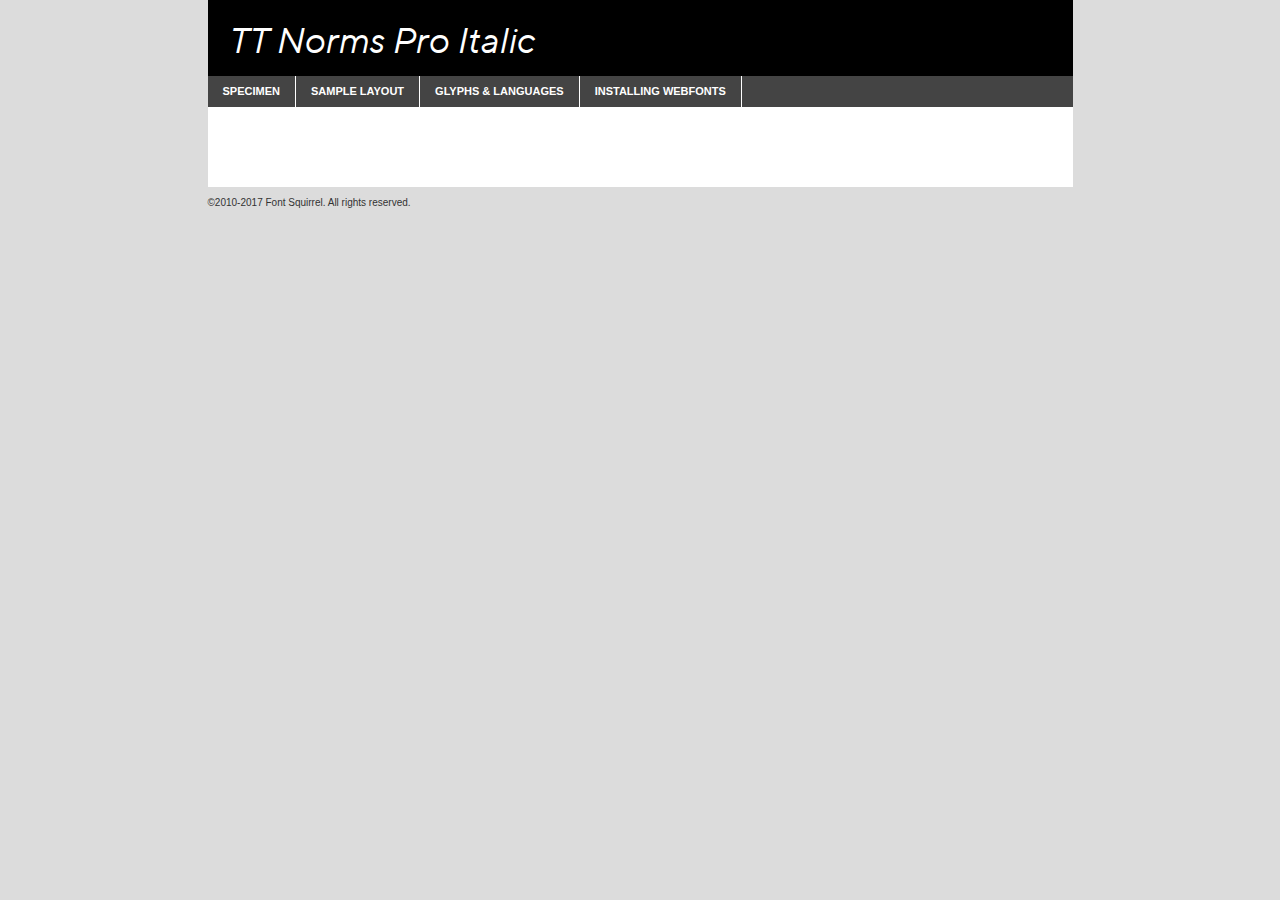
<file: fonts/TTNorms/tt_norms_pro_italic-demo.html>
<!DOCTYPE html PUBLIC "-//W3C//DTD XHTML 1.0 Transitional//EN"
	"http://www.w3.org/TR/xhtml1/DTD/xhtml1-transitional.dtd">

<html xmlns="http://www.w3.org/1999/xhtml" xml:lang="en" lang="en">
<head>
	<meta http-equiv="Content-Type" content="text/html; charset=utf-8" />
	<script src="http://ajax.googleapis.com/ajax/libs/jquery/1.7.2/jquery.min.js" type="text/javascript" charset="utf-8"></script>
	<script type="text/javascript">
	(function($){$.fn.easyTabs=function(option){var param=jQuery.extend({fadeSpeed:"fast",defaultContent:1,activeClass:'active'},option);$(this).each(function(){var thisId="#"+this.id;if(param.defaultContent==''){param.defaultContent=1;}
	if(typeof param.defaultContent=="number")
	{var defaultTab=$(thisId+" .tabs li:eq("+(param.defaultContent-1)+") a").attr('href').substr(1);}else{var defaultTab=param.defaultContent;}
	$(thisId+" .tabs li a").each(function(){var tabToHide=$(this).attr('href').substr(1);$("#"+tabToHide).addClass('easytabs-tab-content');});hideAll();changeContent(defaultTab);function hideAll(){$(thisId+" .easytabs-tab-content").hide();}
	function changeContent(tabId){hideAll();$(thisId+" .tabs li").removeClass(param.activeClass);$(thisId+" .tabs li a[href=#"+tabId+"]").closest('li').addClass(param.activeClass);if(param.fadeSpeed!="none")
	{$(thisId+" #"+tabId).fadeIn(param.fadeSpeed);}else{$(thisId+" #"+tabId).show();}}
	$(thisId+" .tabs li").click(function(){var tabId=$(this).find('a').attr('href').substr(1);changeContent(tabId);return false;});});}})(jQuery);
	</script>
	<link rel="stylesheet" href="specimen_files/specimen_stylesheet.css" type="text/css" charset="utf-8" />
	<link rel="stylesheet" href="stylesheet.css" type="text/css" charset="utf-8" />

	<style type="text/css">
					body{
				font-family: 'tt_norms_proitalic';
							}
		</style>

	<title>TT Norms Pro Italic Specimen</title>
	
	
	<script type="text/javascript" charset="utf-8">
		$(document).ready(function() {
			$('#container').easyTabs({defaultContent:1});
		});
	</script>
</head>

<body>
<div id="container">
	<div id="header">
		TT Norms Pro Italic	</div>
	<ul class="tabs">
		<li><a href="#specimen">Specimen</a></li>
		<li><a href="#layout">Sample Layout</a></li>
				<li><a href="#glyphs">Glyphs &amp; Languages</a></li>
		<li><a href="#installing">Installing Webfonts</a></li>
		
	</ul>
	
	<div id="main_content">

		
			<div id="specimen">
		
				<div class="section">
					<div class="grid12 firstcol">
						<div class="huge">AaBb</div>
					</div>
				</div>
		
				<div class="section">
					<div class="glyph_range">A&#x200B;B&#x200b;C&#x200b;D&#x200b;E&#x200b;F&#x200b;G&#x200b;H&#x200b;I&#x200b;J&#x200b;K&#x200b;L&#x200b;M&#x200b;N&#x200b;O&#x200b;P&#x200b;Q&#x200b;R&#x200b;S&#x200b;T&#x200b;U&#x200b;V&#x200b;W&#x200b;X&#x200b;Y&#x200b;Z&#x200b;a&#x200b;b&#x200b;c&#x200b;d&#x200b;e&#x200b;f&#x200b;g&#x200b;h&#x200b;i&#x200b;j&#x200b;k&#x200b;l&#x200b;m&#x200b;n&#x200b;o&#x200b;p&#x200b;q&#x200b;r&#x200b;s&#x200b;t&#x200b;u&#x200b;v&#x200b;w&#x200b;x&#x200b;y&#x200b;z&#x200b;1&#x200b;2&#x200b;3&#x200b;4&#x200b;5&#x200b;6&#x200b;7&#x200b;8&#x200b;9&#x200b;0&#x200b;&amp;&#x200b;.&#x200b;,&#x200b;?&#x200b;!&#x200b;&#64;&#x200b;(&#x200b;)&#x200b;#&#x200b;$&#x200b;%&#x200b;*&#x200b;+&#x200b;-&#x200b;=&#x200b;:&#x200b;;</div>
				</div>
				<div class="section">
					<div class="grid12 firstcol">
						<table class="sample_table">
							<tr><td>10</td><td class="size10">abcdefghijklmnopqrstuvwxyzABCDEFGHIJKLMNOPQRSTUVWXYZ0123456789abcdefghijklmnopqrstuvwxyzABCDEFGHIJKLMNOPQRSTUVWXYZ0123456789abcdefghijklmnopqrstuvwxyzABCDEFGHIJKLMNOPQRSTUVWXYZ</td></tr>
							<tr><td>11</td><td class="size11">abcdefghijklmnopqrstuvwxyzABCDEFGHIJKLMNOPQRSTUVWXYZ0123456789abcdefghijklmnopqrstuvwxyzABCDEFGHIJKLMNOPQRSTUVWXYZ0123456789abcdefghijklmnopqrstuvwxyzABCDEFGHIJKLMNOPQRSTUVWXYZ</td></tr>
							<tr><td>12</td><td class="size12">abcdefghijklmnopqrstuvwxyzABCDEFGHIJKLMNOPQRSTUVWXYZ0123456789abcdefghijklmnopqrstuvwxyzABCDEFGHIJKLMNOPQRSTUVWXYZ0123456789abcdefghijklmnopqrstuvwxyzABCDEFGHIJKLMNOPQRSTUVWXYZ</td></tr>
							<tr><td>13</td><td class="size13">abcdefghijklmnopqrstuvwxyzABCDEFGHIJKLMNOPQRSTUVWXYZ0123456789abcdefghijklmnopqrstuvwxyzABCDEFGHIJKLMNOPQRSTUVWXYZ0123456789abcdefghijklmnopqrstuvwxyzABCDEFGHIJKLMNOPQRSTUVWXYZ</td></tr>
							<tr><td>14</td><td class="size14">abcdefghijklmnopqrstuvwxyzABCDEFGHIJKLMNOPQRSTUVWXYZ0123456789abcdefghijklmnopqrstuvwxyzABCDEFGHIJKLMNOPQRSTUVWXYZ0123456789abcdefghijklmnopqrstuvwxyzABCDEFGHIJKLMNOPQRSTUVWXYZ</td></tr>
							<tr><td>16</td><td class="size16">abcdefghijklmnopqrstuvwxyzABCDEFGHIJKLMNOPQRSTUVWXYZ0123456789abcdefghijklmnopqrstuvwxyzABCDEFGHIJKLMNOPQRSTUVWXYZ</td></tr>
							<tr><td>18</td><td class="size18">abcdefghijklmnopqrstuvwxyzABCDEFGHIJKLMNOPQRSTUVWXYZ0123456789abcdefghijklmnopqrstuvwxyzABCDEFGHIJKLMNOPQRSTUVWXYZ</td></tr>
							<tr><td>20</td><td class="size20">abcdefghijklmnopqrstuvwxyzABCDEFGHIJKLMNOPQRSTUVWXYZ0123456789abcdefghijklmnopqrstuvwxyzABCDEFGHIJKLMNOPQRSTUVWXYZ</td></tr>
							<tr><td>24</td><td class="size24">abcdefghijklmnopqrstuvwxyzABCDEFGHIJKLMNOPQRSTUVWXYZ0123456789abcdefghijklmnopqrstuvwxyzABCDEFGHIJKLMNOPQRSTUVWXYZ</td></tr>
							<tr><td>30</td><td class="size30">abcdefghijklmnopqrstuvwxyzABCDEFGHIJKLMNOPQRSTUVWXYZ0123456789abcdefghijklmnopqrstuvwxyzABCDEFGHIJKLMNOPQRSTUVWXYZ</td></tr>
							<tr><td>36</td><td class="size36">abcdefghijklmnopqrstuvwxyzABCDEFGHIJKLMNOPQRSTUVWXYZ0123456789abcdefghijklmnopqrstuvwxyzABCDEFGHIJKLMNOPQRSTUVWXYZ</td></tr>
							<tr><td>48</td><td class="size48">abcdefghijklmnopqrstuvwxyzABCDEFGHIJKLMNOPQRSTUVWXYZ0123456789abcdefghijklmnopqrstuvwxyzABCDEFGHIJKLMNOPQRSTUVWXYZ</td></tr>
							<tr><td>60</td><td class="size60">abcdefghijklmnopqrstuvwxyzABCDEFGHIJKLMNOPQRSTUVWXYZ0123456789abcdefghijklmnopqrstuvwxyzABCDEFGHIJKLMNOPQRSTUVWXYZ</td></tr>
							<tr><td>72</td><td class="size72">abcdefghijklmnopqrstuvwxyzABCDEFGHIJKLMNOPQRSTUVWXYZ0123456789abcdefghijklmnopqrstuvwxyzABCDEFGHIJKLMNOPQRSTUVWXYZ</td></tr>
							<tr><td>90</td><td class="size90">abcdefghijklmnopqrstuvwxyzABCDEFGHIJKLMNOPQRSTUVWXYZ0123456789abcdefghijklmnopqrstuvwxyzABCDEFGHIJKLMNOPQRSTUVWXYZ</td></tr>
						</table>
				
					</div>
			
				</div>
		
		
		
								<div class="section" id="bodycomparison">


										<div id="xheight">
				<div class="fontbody">&#x25FC;&#x25FC;&#x25FC;&#x25FC;&#x25FC;&#x25FC;&#x25FC;&#x25FC;&#x25FC;&#x25FC;&#x25FC;&#x25FC;&#x25FC;&#x25FC;&#x25FC;&#x25FC;&#x25FC;&#x25FC;&#x25FC;&#x25FC;&#x25FC;&#x25FC;&#x25FC;&#x25FC;&#x25FC;&#x25FC;&#x25FC;&#x25FC;&#x25FC;&#x25FC;&#x25FC;&#x25FC;&#x25FC;&#x25FC;&#x25FC;&#x25FC;&#x25FC;&#x25FC;&#x25FC;&#x25FC;&#x25FC;&#x25FC;&#x25FC;&#x25FC;&#x25FC;&#x25FC;&#x25FC;&#x25FC;&#x25FC;&#x25FC;&#x25FC;&#x25FC;&#x25FC;&#x25FC;&#x25FC;&#x25FC;&#x25FC;&#x25FC;&#x25FC;&#x25FC;&#x25FC;&#x25FC;&#x25FC;&#x25FC;&#x25FC;&#x25FC;&#x25FC;&#x25FC;&#x25FC;&#x25FC;&#x25FC;&#x25FC;&#x25FC;&#x25FC;&#x25FC;&#x25FC;&#x25FC;&#x25FC;&#x25FC;&#x25FC;&#x25FC;&#x25FC;&#x25FC;&#x25FC;&#x25FC;&#x25FC;&#x25FC;&#x25FC;&#x25FC;&#x25FC;&#x25FC;&#x25FC;&#x25FC;&#x25FC;&#x25FC;&#x25FC;&#x25FC;&#x25FC;&#x25FC;body</div><div class="arialbody">body</div><div class="verdanabody">body</div><div class="georgiabody">body</div></div>
										<div class="fontbody" style="z-index:1">
											body<span>TT Norms Pro Italic</span>
										</div>
										<div class="arialbody" style="z-index:1">
											body<span>Arial</span>
										</div>
										<div class="verdanabody" style="z-index:1">
											body<span>Verdana</span>
										</div>
										<div class="georgiabody" style="z-index:1">
											body<span>Georgia</span>
										</div>



								</div>
		
		
				<div class="section psample psample_row1" id="">
					
					<div class="grid2 firstcol">
						<p class="size10"><span>10.</span>Aenean lacinia bibendum nulla sed consectetur. Fusce dapibus, tellus ac cursus commodo, tortor mauris condimentum nibh, ut fermentum massa justo sit amet risus. Nullam id dolor id nibh ultricies vehicula ut id elit. Cum sociis natoque penatibus et magnis dis parturient montes, nascetur ridiculus mus. Nulla vitae elit libero, a pharetra augue.</p>
			
					</div>
					<div class="grid3">
						<p class="size11"><span>11.</span>Aenean lacinia bibendum nulla sed consectetur. Fusce dapibus, tellus ac cursus commodo, tortor mauris condimentum nibh, ut fermentum massa justo sit amet risus. Nullam id dolor id nibh ultricies vehicula ut id elit. Cum sociis natoque penatibus et magnis dis parturient montes, nascetur ridiculus mus. Nulla vitae elit libero, a pharetra augue.</p>
			
					</div>
					<div class="grid3">
						<p class="size12"><span>12.</span>Aenean lacinia bibendum nulla sed consectetur. Fusce dapibus, tellus ac cursus commodo, tortor mauris condimentum nibh, ut fermentum massa justo sit amet risus. Nullam id dolor id nibh ultricies vehicula ut id elit. Cum sociis natoque penatibus et magnis dis parturient montes, nascetur ridiculus mus. Nulla vitae elit libero, a pharetra augue.</p>
			
					</div>
					<div class="grid4">
						<p class="size13"><span>13.</span>Aenean lacinia bibendum nulla sed consectetur. Fusce dapibus, tellus ac cursus commodo, tortor mauris condimentum nibh, ut fermentum massa justo sit amet risus. Nullam id dolor id nibh ultricies vehicula ut id elit. Cum sociis natoque penatibus et magnis dis parturient montes, nascetur ridiculus mus. Nulla vitae elit libero, a pharetra augue.</p>
			
					</div>
					<div class="white_blend"></div>
					
				</div>
				<div class="section psample psample_row2" id="">
					<div class="grid3 firstcol">
						<p class="size14"><span>14.</span>Aenean lacinia bibendum nulla sed consectetur. Fusce dapibus, tellus ac cursus commodo, tortor mauris condimentum nibh, ut fermentum massa justo sit amet risus. Nullam id dolor id nibh ultricies vehicula ut id elit. Cum sociis natoque penatibus et magnis dis parturient montes, nascetur ridiculus mus. Nulla vitae elit libero, a pharetra augue.</p>
			
					</div>
					<div class="grid4">
						<p class="size16"><span>16.</span>Aenean lacinia bibendum nulla sed consectetur. Fusce dapibus, tellus ac cursus commodo, tortor mauris condimentum nibh, ut fermentum massa justo sit amet risus. Nullam id dolor id nibh ultricies vehicula ut id elit. Cum sociis natoque penatibus et magnis dis parturient montes, nascetur ridiculus mus. Nulla vitae elit libero, a pharetra augue.</p>
			
					</div>
					<div class="grid5">
						<p class="size18"><span>18.</span>Aenean lacinia bibendum nulla sed consectetur. Fusce dapibus, tellus ac cursus commodo, tortor mauris condimentum nibh, ut fermentum massa justo sit amet risus. Nullam id dolor id nibh ultricies vehicula ut id elit. Cum sociis natoque penatibus et magnis dis parturient montes, nascetur ridiculus mus. Nulla vitae elit libero, a pharetra augue.</p>
			
					</div>

					<div class="white_blend"></div>

				</div>
				
				<div class="section psample psample_row3" id="">
					<div class="grid5 firstcol">
						<p class="size20"><span>20.</span>Aenean lacinia bibendum nulla sed consectetur. Fusce dapibus, tellus ac cursus commodo, tortor mauris condimentum nibh, ut fermentum massa justo sit amet risus. Nullam id dolor id nibh ultricies vehicula ut id elit. Cum sociis natoque penatibus et magnis dis parturient montes, nascetur ridiculus mus. Nulla vitae elit libero, a pharetra augue.</p>
					</div>
					<div class="grid7">
						<p class="size24"><span>24.</span>Aenean lacinia bibendum nulla sed consectetur. Fusce dapibus, tellus ac cursus commodo, tortor mauris condimentum nibh, ut fermentum massa justo sit amet risus. Nullam id dolor id nibh ultricies vehicula ut id elit. Cum sociis natoque penatibus et magnis dis parturient montes, nascetur ridiculus mus. Nulla vitae elit libero, a pharetra augue.</p>
					</div>
					
					<div class="white_blend"></div>
					
				</div>
				
				<div class="section psample psample_row4" id="">
					<div class="grid12 firstcol">
						<p class="size30"><span>30.</span>Aenean lacinia bibendum nulla sed consectetur. Fusce dapibus, tellus ac cursus commodo, tortor mauris condimentum nibh, ut fermentum massa justo sit amet risus. Nullam id dolor id nibh ultricies vehicula ut id elit. Cum sociis natoque penatibus et magnis dis parturient montes, nascetur ridiculus mus. Nulla vitae elit libero, a pharetra augue.</p>
					</div>
					<div class="white_blend"></div>
					
				</div>
				
				
				
				<div class="section psample psample_row1 fullreverse">
					<div class="grid2 firstcol">
						<p class="size10"><span>10.</span>Aenean lacinia bibendum nulla sed consectetur. Fusce dapibus, tellus ac cursus commodo, tortor mauris condimentum nibh, ut fermentum massa justo sit amet risus. Nullam id dolor id nibh ultricies vehicula ut id elit. Cum sociis natoque penatibus et magnis dis parturient montes, nascetur ridiculus mus. Nulla vitae elit libero, a pharetra augue.</p>
			
					</div>
					<div class="grid3">
						<p class="size11"><span>11.</span>Aenean lacinia bibendum nulla sed consectetur. Fusce dapibus, tellus ac cursus commodo, tortor mauris condimentum nibh, ut fermentum massa justo sit amet risus. Nullam id dolor id nibh ultricies vehicula ut id elit. Cum sociis natoque penatibus et magnis dis parturient montes, nascetur ridiculus mus. Nulla vitae elit libero, a pharetra augue.</p>
			
					</div>
					<div class="grid3">
						<p class="size12"><span>12.</span>Aenean lacinia bibendum nulla sed consectetur. Fusce dapibus, tellus ac cursus commodo, tortor mauris condimentum nibh, ut fermentum massa justo sit amet risus. Nullam id dolor id nibh ultricies vehicula ut id elit. Cum sociis natoque penatibus et magnis dis parturient montes, nascetur ridiculus mus. Nulla vitae elit libero, a pharetra augue.</p>
			
					</div>
					<div class="grid4">
						<p class="size13"><span>13.</span>Aenean lacinia bibendum nulla sed consectetur. Fusce dapibus, tellus ac cursus commodo, tortor mauris condimentum nibh, ut fermentum massa justo sit amet risus. Nullam id dolor id nibh ultricies vehicula ut id elit. Cum sociis natoque penatibus et magnis dis parturient montes, nascetur ridiculus mus. Nulla vitae elit libero, a pharetra augue.</p>
			
					</div>
					<div class="black_blend"></div>
					
				</div>
				
				<div class="section psample psample_row2 fullreverse">
					<div class="grid3 firstcol">
						<p class="size14"><span>14.</span>Aenean lacinia bibendum nulla sed consectetur. Fusce dapibus, tellus ac cursus commodo, tortor mauris condimentum nibh, ut fermentum massa justo sit amet risus. Nullam id dolor id nibh ultricies vehicula ut id elit. Cum sociis natoque penatibus et magnis dis parturient montes, nascetur ridiculus mus. Nulla vitae elit libero, a pharetra augue.</p>
			
					</div>
					<div class="grid4">
						<p class="size16"><span>16.</span>Aenean lacinia bibendum nulla sed consectetur. Fusce dapibus, tellus ac cursus commodo, tortor mauris condimentum nibh, ut fermentum massa justo sit amet risus. Nullam id dolor id nibh ultricies vehicula ut id elit. Cum sociis natoque penatibus et magnis dis parturient montes, nascetur ridiculus mus. Nulla vitae elit libero, a pharetra augue.</p>
			
					</div>
					<div class="grid5">
						<p class="size18"><span>18.</span>Aenean lacinia bibendum nulla sed consectetur. Fusce dapibus, tellus ac cursus commodo, tortor mauris condimentum nibh, ut fermentum massa justo sit amet risus. Nullam id dolor id nibh ultricies vehicula ut id elit. Cum sociis natoque penatibus et magnis dis parturient montes, nascetur ridiculus mus. Nulla vitae elit libero, a pharetra augue.</p>
			
					</div>
					<div class="black_blend"></div>

				</div>
				
				<div class="section psample fullreverse psample_row3" id="">
					<div class="grid5 firstcol">
						<p class="size20"><span>20.</span>Aenean lacinia bibendum nulla sed consectetur. Fusce dapibus, tellus ac cursus commodo, tortor mauris condimentum nibh, ut fermentum massa justo sit amet risus. Nullam id dolor id nibh ultricies vehicula ut id elit. Cum sociis natoque penatibus et magnis dis parturient montes, nascetur ridiculus mus. Nulla vitae elit libero, a pharetra augue.</p>
					</div>
					<div class="grid7">
						<p class="size24"><span>24.</span>Aenean lacinia bibendum nulla sed consectetur. Fusce dapibus, tellus ac cursus commodo, tortor mauris condimentum nibh, ut fermentum massa justo sit amet risus. Nullam id dolor id nibh ultricies vehicula ut id elit. Cum sociis natoque penatibus et magnis dis parturient montes, nascetur ridiculus mus. Nulla vitae elit libero, a pharetra augue.</p>
					</div>
					
					<div class="black_blend"></div>
					
				</div>
				
				<div class="section psample fullreverse psample_row4" id="" style="border-bottom: 20px #000 solid;">
					<div class="grid12 firstcol">
						<p class="size30"><span>30.</span>Aenean lacinia bibendum nulla sed consectetur. Fusce dapibus, tellus ac cursus commodo, tortor mauris condimentum nibh, ut fermentum massa justo sit amet risus. Nullam id dolor id nibh ultricies vehicula ut id elit. Cum sociis natoque penatibus et magnis dis parturient montes, nascetur ridiculus mus. Nulla vitae elit libero, a pharetra augue.</p>
					</div>
					<div class="black_blend"></div>
					
				</div>
				
				
				
				
			</div>
			
			<div id="layout">
				
				<div class="section">
					
					<div class="grid12 firstcol">
						<h1>Lorem Ipsum Dolor</h1>
						<h2>Etiam porta sem malesuada magna mollis euismod</h2>
						
						<p class="byline">By <a href="#link">Aenean Lacinia</a></p>
					</div>
				</div>
				<div class="section">
					<div class="grid8 firstcol">
						<p class="large">Donec sed odio dui. Morbi leo risus, porta ac consectetur ac, vestibulum at eros. Fusce dapibus, tellus ac cursus commodo, tortor mauris condimentum nibh, ut fermentum massa justo sit amet risus. </p>

						
						<h3>Pellentesque ornare sem</h3>

						<p>Maecenas sed diam eget risus varius blandit sit amet non magna. Maecenas faucibus mollis interdum. Donec ullamcorper nulla non metus auctor fringilla. Nullam id dolor id nibh ultricies vehicula ut id elit. Nullam id dolor id nibh ultricies vehicula ut id elit. </p>

						<p>Aenean eu leo quam. Pellentesque ornare sem lacinia quam venenatis vestibulum. Lorem ipsum dolor sit amet, consectetur adipiscing elit. Cum sociis natoque penatibus et magnis dis parturient montes, nascetur ridiculus mus. </p>

						<p>Nulla vitae elit libero, a pharetra augue. Praesent commodo cursus magna, vel scelerisque nisl consectetur et. Aenean lacinia bibendum nulla sed consectetur. </p>

						<p>Nullam quis risus eget urna mollis ornare vel eu leo. Nullam quis risus eget urna mollis ornare vel eu leo. Maecenas sed diam eget risus varius blandit sit amet non magna. Donec ullamcorper nulla non metus auctor fringilla. </p>

						<h3>Cras mattis consectetur</h3>

						<p>Aenean eu leo quam. Pellentesque ornare sem lacinia quam venenatis vestibulum. Aenean lacinia bibendum nulla sed consectetur. Integer posuere erat a ante venenatis dapibus posuere velit aliquet. Cras mattis consectetur purus sit amet fermentum. </p>

						<p>Nullam id dolor id nibh ultricies vehicula ut id elit. Nullam quis risus eget urna mollis ornare vel eu leo. Cras mattis consectetur purus sit amet fermentum.</p>
					</div>
					
					<div class="grid4 sidebar">
						
						<div class="box reverse">
							<p class="last">Nullam quis risus eget urna mollis ornare vel eu leo. Donec ullamcorper nulla non metus auctor fringilla. Cras mattis consectetur purus sit amet fermentum. Sed posuere consectetur est at lobortis. Lorem ipsum dolor sit amet, consectetur adipiscing elit. </p>
						</div>
						
						<p class="caption">Maecenas sed diam eget risus varius.</p>

						<p>Vestibulum id ligula porta felis euismod semper. Integer posuere erat a ante venenatis dapibus posuere velit aliquet. Vestibulum id ligula porta felis euismod semper. Sed posuere consectetur est at lobortis. Maecenas sed diam eget risus varius blandit sit amet non magna. Fusce dapibus, tellus ac cursus commodo, tortor mauris condimentum nibh, ut fermentum massa justo sit amet risus. </p>

					

						<p>Duis mollis, est non commodo luctus, nisi erat porttitor ligula, eget lacinia odio sem nec elit. Aenean lacinia bibendum nulla sed consectetur. Vivamus sagittis lacus vel augue laoreet rutrum faucibus dolor auctor. Aenean lacinia bibendum nulla sed consectetur. Nullam quis risus eget urna mollis ornare vel eu leo. </p>

						<p>Praesent commodo cursus magna, vel scelerisque nisl consectetur et. Donec ullamcorper nulla non metus auctor fringilla. Maecenas faucibus mollis interdum. Fusce dapibus, tellus ac cursus commodo, tortor mauris condimentum nibh, ut fermentum massa justo sit amet risus. </p>

					</div>
				</div>
				
			</div>


			



		<div id="glyphs">
			<div class="section">
				<div class="grid12 firstcol">
			
				<h1>Language Support</h1>
				<p>The subset of TT Norms Pro Italic in this kit supports the following languages:<br />
			
					Albanian, Basque, Breton, Chamorro, Danish, Dutch, English, Faroese, Finnish, French, Frisian, Galician, German, Icelandic, Italian, Malagasy, Norwegian, Portuguese, Spanish, Alsatian, Aragonese, Arapaho, Arrernte, Asturian, Aymara, Bislama, Cebuano, Corsican, Fijian, French_creole, Genoese, Gilbertese, Greenlandic, Haitian_creole, Hiligaynon, Hmong, Hopi, Ibanag, Iloko_ilokano, Indonesian, Interglossa_glosa, Interlingua, Irish_gaelic, Jerriais, Lojban, Lombard, Luxembourgeois, Manx, Mohawk, Norfolk_pitcairnese, Occitan, Oromo, Pangasinan, Papiamento, Piedmontese, Potawatomi, Rhaeto-romance, Romansh, Rotokas, Sami_lule, Samoan, Sardinian, Scots_gaelic, Seychelles_creole, Shona, Sicilian, Somali, Southern_ndebele, Swahili, Swati_swazi, Tagalog_filipino_pilipino, Tetum, Tok_pisin, Uyghur_latinized, Volapuk, Walloon, Warlpiri, Xhosa, Yapese, Zulu, Latinbasic, Ubasic, Demo				</p>
				<h1>Glyph Chart</h1>
				<p>The subset of TT Norms Pro Italic in this kit includes all the glyphs listed below. Unicode entities are included above each glyph to help you insert individual characters into your layout.</p>
				<div id="glyph_chart">
			
																														 <div><p>&amp;#13;</p>&#13;</div>
																				 <div><p>&amp;#32;</p>&#32;</div>
																				 <div><p>&amp;#33;</p>&#33;</div>
																				 <div><p>&amp;#34;</p>&#34;</div>
																				 <div><p>&amp;#35;</p>&#35;</div>
																				 <div><p>&amp;#36;</p>&#36;</div>
																				 <div><p>&amp;#37;</p>&#37;</div>
																				 <div><p>&amp;#38;</p>&#38;</div>
																				 <div><p>&amp;#39;</p>&#39;</div>
																				 <div><p>&amp;#40;</p>&#40;</div>
																				 <div><p>&amp;#41;</p>&#41;</div>
																				 <div><p>&amp;#42;</p>&#42;</div>
																				 <div><p>&amp;#43;</p>&#43;</div>
																				 <div><p>&amp;#44;</p>&#44;</div>
																				 <div><p>&amp;#45;</p>&#45;</div>
																				 <div><p>&amp;#46;</p>&#46;</div>
																				 <div><p>&amp;#47;</p>&#47;</div>
																				 <div><p>&amp;#48;</p>&#48;</div>
																				 <div><p>&amp;#49;</p>&#49;</div>
																				 <div><p>&amp;#50;</p>&#50;</div>
																				 <div><p>&amp;#51;</p>&#51;</div>
																				 <div><p>&amp;#52;</p>&#52;</div>
																				 <div><p>&amp;#53;</p>&#53;</div>
																				 <div><p>&amp;#54;</p>&#54;</div>
																				 <div><p>&amp;#55;</p>&#55;</div>
																				 <div><p>&amp;#56;</p>&#56;</div>
																				 <div><p>&amp;#57;</p>&#57;</div>
																				 <div><p>&amp;#58;</p>&#58;</div>
																				 <div><p>&amp;#59;</p>&#59;</div>
																				 <div><p>&amp;#60;</p>&#60;</div>
																				 <div><p>&amp;#61;</p>&#61;</div>
																				 <div><p>&amp;#62;</p>&#62;</div>
																				 <div><p>&amp;#63;</p>&#63;</div>
																				 <div><p>&amp;#64;</p>&#64;</div>
																				 <div><p>&amp;#65;</p>&#65;</div>
																				 <div><p>&amp;#66;</p>&#66;</div>
																				 <div><p>&amp;#67;</p>&#67;</div>
																				 <div><p>&amp;#68;</p>&#68;</div>
																				 <div><p>&amp;#69;</p>&#69;</div>
																				 <div><p>&amp;#70;</p>&#70;</div>
																				 <div><p>&amp;#71;</p>&#71;</div>
																				 <div><p>&amp;#72;</p>&#72;</div>
																				 <div><p>&amp;#73;</p>&#73;</div>
																				 <div><p>&amp;#74;</p>&#74;</div>
																				 <div><p>&amp;#75;</p>&#75;</div>
																				 <div><p>&amp;#76;</p>&#76;</div>
																				 <div><p>&amp;#77;</p>&#77;</div>
																				 <div><p>&amp;#78;</p>&#78;</div>
																				 <div><p>&amp;#79;</p>&#79;</div>
																				 <div><p>&amp;#80;</p>&#80;</div>
																				 <div><p>&amp;#81;</p>&#81;</div>
																				 <div><p>&amp;#82;</p>&#82;</div>
																				 <div><p>&amp;#83;</p>&#83;</div>
																				 <div><p>&amp;#84;</p>&#84;</div>
																				 <div><p>&amp;#85;</p>&#85;</div>
																				 <div><p>&amp;#86;</p>&#86;</div>
																				 <div><p>&amp;#87;</p>&#87;</div>
																				 <div><p>&amp;#88;</p>&#88;</div>
																				 <div><p>&amp;#89;</p>&#89;</div>
																				 <div><p>&amp;#90;</p>&#90;</div>
																				 <div><p>&amp;#91;</p>&#91;</div>
																				 <div><p>&amp;#92;</p>&#92;</div>
																				 <div><p>&amp;#93;</p>&#93;</div>
																				 <div><p>&amp;#94;</p>&#94;</div>
																				 <div><p>&amp;#95;</p>&#95;</div>
																				 <div><p>&amp;#96;</p>&#96;</div>
																				 <div><p>&amp;#97;</p>&#97;</div>
																				 <div><p>&amp;#98;</p>&#98;</div>
																				 <div><p>&amp;#99;</p>&#99;</div>
																				 <div><p>&amp;#100;</p>&#100;</div>
																				 <div><p>&amp;#101;</p>&#101;</div>
																				 <div><p>&amp;#102;</p>&#102;</div>
																				 <div><p>&amp;#103;</p>&#103;</div>
																				 <div><p>&amp;#104;</p>&#104;</div>
																				 <div><p>&amp;#105;</p>&#105;</div>
																				 <div><p>&amp;#106;</p>&#106;</div>
																				 <div><p>&amp;#107;</p>&#107;</div>
																				 <div><p>&amp;#108;</p>&#108;</div>
																				 <div><p>&amp;#109;</p>&#109;</div>
																				 <div><p>&amp;#110;</p>&#110;</div>
																				 <div><p>&amp;#111;</p>&#111;</div>
																				 <div><p>&amp;#112;</p>&#112;</div>
																				 <div><p>&amp;#113;</p>&#113;</div>
																				 <div><p>&amp;#114;</p>&#114;</div>
																				 <div><p>&amp;#115;</p>&#115;</div>
																				 <div><p>&amp;#116;</p>&#116;</div>
																				 <div><p>&amp;#117;</p>&#117;</div>
																				 <div><p>&amp;#118;</p>&#118;</div>
																				 <div><p>&amp;#119;</p>&#119;</div>
																				 <div><p>&amp;#120;</p>&#120;</div>
																				 <div><p>&amp;#121;</p>&#121;</div>
																				 <div><p>&amp;#122;</p>&#122;</div>
																				 <div><p>&amp;#123;</p>&#123;</div>
																				 <div><p>&amp;#124;</p>&#124;</div>
																				 <div><p>&amp;#125;</p>&#125;</div>
																				 <div><p>&amp;#126;</p>&#126;</div>
																				 <div><p>&amp;#160;</p>&#160;</div>
																				 <div><p>&amp;#161;</p>&#161;</div>
																				 <div><p>&amp;#162;</p>&#162;</div>
																				 <div><p>&amp;#163;</p>&#163;</div>
																				 <div><p>&amp;#164;</p>&#164;</div>
																				 <div><p>&amp;#165;</p>&#165;</div>
																				 <div><p>&amp;#166;</p>&#166;</div>
																				 <div><p>&amp;#167;</p>&#167;</div>
																				 <div><p>&amp;#168;</p>&#168;</div>
																				 <div><p>&amp;#169;</p>&#169;</div>
																				 <div><p>&amp;#170;</p>&#170;</div>
																				 <div><p>&amp;#171;</p>&#171;</div>
																				 <div><p>&amp;#172;</p>&#172;</div>
																				 <div><p>&amp;#173;</p>&#173;</div>
																				 <div><p>&amp;#174;</p>&#174;</div>
																				 <div><p>&amp;#175;</p>&#175;</div>
																				 <div><p>&amp;#176;</p>&#176;</div>
																				 <div><p>&amp;#177;</p>&#177;</div>
																				 <div><p>&amp;#178;</p>&#178;</div>
																				 <div><p>&amp;#179;</p>&#179;</div>
																				 <div><p>&amp;#180;</p>&#180;</div>
																				 <div><p>&amp;#181;</p>&#181;</div>
																				 <div><p>&amp;#182;</p>&#182;</div>
																				 <div><p>&amp;#183;</p>&#183;</div>
																				 <div><p>&amp;#184;</p>&#184;</div>
																				 <div><p>&amp;#185;</p>&#185;</div>
																				 <div><p>&amp;#186;</p>&#186;</div>
																				 <div><p>&amp;#187;</p>&#187;</div>
																				 <div><p>&amp;#188;</p>&#188;</div>
																				 <div><p>&amp;#189;</p>&#189;</div>
																				 <div><p>&amp;#190;</p>&#190;</div>
																				 <div><p>&amp;#191;</p>&#191;</div>
																				 <div><p>&amp;#192;</p>&#192;</div>
																				 <div><p>&amp;#193;</p>&#193;</div>
																				 <div><p>&amp;#194;</p>&#194;</div>
																				 <div><p>&amp;#195;</p>&#195;</div>
																				 <div><p>&amp;#196;</p>&#196;</div>
																				 <div><p>&amp;#197;</p>&#197;</div>
																				 <div><p>&amp;#198;</p>&#198;</div>
																				 <div><p>&amp;#199;</p>&#199;</div>
																				 <div><p>&amp;#200;</p>&#200;</div>
																				 <div><p>&amp;#201;</p>&#201;</div>
																				 <div><p>&amp;#202;</p>&#202;</div>
																				 <div><p>&amp;#203;</p>&#203;</div>
																				 <div><p>&amp;#204;</p>&#204;</div>
																				 <div><p>&amp;#205;</p>&#205;</div>
																				 <div><p>&amp;#206;</p>&#206;</div>
																				 <div><p>&amp;#207;</p>&#207;</div>
																				 <div><p>&amp;#208;</p>&#208;</div>
																				 <div><p>&amp;#209;</p>&#209;</div>
																				 <div><p>&amp;#210;</p>&#210;</div>
																				 <div><p>&amp;#211;</p>&#211;</div>
																				 <div><p>&amp;#212;</p>&#212;</div>
																				 <div><p>&amp;#213;</p>&#213;</div>
																				 <div><p>&amp;#214;</p>&#214;</div>
																				 <div><p>&amp;#215;</p>&#215;</div>
																				 <div><p>&amp;#216;</p>&#216;</div>
																				 <div><p>&amp;#217;</p>&#217;</div>
																				 <div><p>&amp;#218;</p>&#218;</div>
																				 <div><p>&amp;#219;</p>&#219;</div>
																				 <div><p>&amp;#220;</p>&#220;</div>
																				 <div><p>&amp;#221;</p>&#221;</div>
																				 <div><p>&amp;#222;</p>&#222;</div>
																				 <div><p>&amp;#223;</p>&#223;</div>
																				 <div><p>&amp;#224;</p>&#224;</div>
																				 <div><p>&amp;#225;</p>&#225;</div>
																				 <div><p>&amp;#226;</p>&#226;</div>
																				 <div><p>&amp;#227;</p>&#227;</div>
																				 <div><p>&amp;#228;</p>&#228;</div>
																				 <div><p>&amp;#229;</p>&#229;</div>
																				 <div><p>&amp;#230;</p>&#230;</div>
																				 <div><p>&amp;#231;</p>&#231;</div>
																				 <div><p>&amp;#232;</p>&#232;</div>
																				 <div><p>&amp;#233;</p>&#233;</div>
																				 <div><p>&amp;#234;</p>&#234;</div>
																				 <div><p>&amp;#235;</p>&#235;</div>
																				 <div><p>&amp;#236;</p>&#236;</div>
																				 <div><p>&amp;#237;</p>&#237;</div>
																				 <div><p>&amp;#238;</p>&#238;</div>
																				 <div><p>&amp;#239;</p>&#239;</div>
																				 <div><p>&amp;#240;</p>&#240;</div>
																				 <div><p>&amp;#241;</p>&#241;</div>
																				 <div><p>&amp;#242;</p>&#242;</div>
																				 <div><p>&amp;#243;</p>&#243;</div>
																				 <div><p>&amp;#244;</p>&#244;</div>
																				 <div><p>&amp;#245;</p>&#245;</div>
																				 <div><p>&amp;#246;</p>&#246;</div>
																				 <div><p>&amp;#247;</p>&#247;</div>
																				 <div><p>&amp;#248;</p>&#248;</div>
																				 <div><p>&amp;#249;</p>&#249;</div>
																				 <div><p>&amp;#250;</p>&#250;</div>
																				 <div><p>&amp;#251;</p>&#251;</div>
																				 <div><p>&amp;#252;</p>&#252;</div>
																				 <div><p>&amp;#253;</p>&#253;</div>
																				 <div><p>&amp;#254;</p>&#254;</div>
																				 <div><p>&amp;#255;</p>&#255;</div>
																				 <div><p>&amp;#338;</p>&#338;</div>
																				 <div><p>&amp;#339;</p>&#339;</div>
																				 <div><p>&amp;#376;</p>&#376;</div>
																				 <div><p>&amp;#710;</p>&#710;</div>
																				 <div><p>&amp;#732;</p>&#732;</div>
																				 <div><p>&amp;#8192;</p>&#8192;</div>
																				 <div><p>&amp;#8193;</p>&#8193;</div>
																				 <div><p>&amp;#8194;</p>&#8194;</div>
																				 <div><p>&amp;#8195;</p>&#8195;</div>
																				 <div><p>&amp;#8196;</p>&#8196;</div>
																				 <div><p>&amp;#8197;</p>&#8197;</div>
																				 <div><p>&amp;#8198;</p>&#8198;</div>
																				 <div><p>&amp;#8199;</p>&#8199;</div>
																				 <div><p>&amp;#8200;</p>&#8200;</div>
																				 <div><p>&amp;#8201;</p>&#8201;</div>
																				 <div><p>&amp;#8202;</p>&#8202;</div>
																				 <div><p>&amp;#8208;</p>&#8208;</div>
																				 <div><p>&amp;#8209;</p>&#8209;</div>
																				 <div><p>&amp;#8210;</p>&#8210;</div>
																				 <div><p>&amp;#8211;</p>&#8211;</div>
																				 <div><p>&amp;#8212;</p>&#8212;</div>
																				 <div><p>&amp;#8216;</p>&#8216;</div>
																				 <div><p>&amp;#8217;</p>&#8217;</div>
																				 <div><p>&amp;#8218;</p>&#8218;</div>
																				 <div><p>&amp;#8220;</p>&#8220;</div>
																				 <div><p>&amp;#8221;</p>&#8221;</div>
																				 <div><p>&amp;#8222;</p>&#8222;</div>
																				 <div><p>&amp;#8226;</p>&#8226;</div>
																				 <div><p>&amp;#8230;</p>&#8230;</div>
																				 <div><p>&amp;#8239;</p>&#8239;</div>
																				 <div><p>&amp;#8249;</p>&#8249;</div>
																				 <div><p>&amp;#8250;</p>&#8250;</div>
																				 <div><p>&amp;#8287;</p>&#8287;</div>
																				 <div><p>&amp;#8364;</p>&#8364;</div>
																				 <div><p>&amp;#8482;</p>&#8482;</div>
																				 <div><p>&amp;#9724;</p>&#9724;</div>
																				 <div><p>&amp;#64257;</p>&#64257;</div>
																				 <div><p>&amp;#64258;</p>&#64258;</div>
																				 <div><p>&amp;#64259;</p>&#64259;</div>
																																						</div>	
				</div>
		
		
			</div>
		</div>
		
		
		<div id="specs">
			
		</div>
	
		<div id="installing">
			<div class="section">
				<div class="grid7 firstcol">
					<h1>Installing Webfonts</h1>
					
					<p>Webfonts are supported by all major browser platforms but not all in the same way. There are currently four different font formats that must be included in order to target all browsers. This includes TTF, WOFF, EOT and SVG.</p>
					
					<h2>1. Upload your webfonts</h2>
					<p>You must upload your webfont kit to your website. They should be in or near the same directory as your CSS files.</p>
					
					<h2>2. Include the webfont stylesheet</h2>
					<p>A special CSS @font-face declaration helps the various browsers select the appropriate font it needs without causing you a bunch of headaches. Learn more about this syntax by reading the <a href="https://www.fontspring.com/blog/further-hardening-of-the-bulletproof-syntax">Fontspring blog post</a> about it. The code for it is as follows:</p>


<code>
@font-face{ 
	font-family: 'MyWebFont';
	src: url('WebFont.eot');
	src: url('WebFont.eot?#iefix') format('embedded-opentype'),
	     url('WebFont.woff') format('woff'),
	     url('WebFont.ttf') format('truetype'),
	     url('WebFont.svg#webfont') format('svg');
}
</code>

	<p>We've already gone ahead and generated the code for you. All you have to do is link to the stylesheet in your HTML, like this:</p>
	<code>&lt;link rel=&quot;stylesheet&quot; href=&quot;stylesheet.css&quot; type=&quot;text/css&quot; charset=&quot;utf-8&quot; /&gt;</code>

					<h2>3. Modify your own stylesheet</h2>
					<p>To take advantage of your new fonts, you must tell your stylesheet to use them. Look at the original @font-face declaration above and find the property called "font-family." The name linked there will be what you use to reference the font. Prepend that webfont name to the font stack in the "font-family" property, inside the selector you want to change. For example:</p>
<code>p { font-family: 'WebFont', Arial, sans-serif; }</code>

<h2>4. Test</h2>
<p>Getting webfonts to work cross-browser <em>can</em> be tricky. Use the information in the sidebar to help you if you find that fonts aren't loading in a particular browser.</p>
				</div>
				
				<div class="grid5 sidebar">
					<div class="box">
						<h2>Troubleshooting<br />Font-Face Problems</h2>
						<p>Having trouble getting your webfonts to load in your new website? Here are some tips to sort out what might be the problem.</p>

						<h3>Fonts not showing in any browser</h3>

						<p>This sounds like you need to work on the plumbing. You either did not upload the fonts to the correct directory, or you did not link the fonts properly in the CSS. If you've confirmed that all this is correct and you still have a problem, take a look at your .htaccess file and see if requests are getting intercepted.</p>

						<h3>Fonts not loading in iPhone or iPad</h3>

						<p>The most common problem here is that you are serving the fonts from an IIS server. IIS refuses to serve files that have unknown MIME types. If that is the case, you must set the MIME type for SVG to "image/svg+xml" in the server settings. Follow these instructions from Microsoft if you need help.</p>

						<h3>Fonts not loading in Firefox</h3>

						<p>The primary reason for this failure? You are still using a version Firefox older than 3.5. So upgrade already! If that isn't it, then you are very likely serving fonts from a different domain. Firefox requires that all font assets be served from the same domain. Lastly it is possible that you need to add WOFF to your list of MIME types (if you are serving via IIS.)</p>

						<h3>Fonts not loading in IE</h3>

						<p>Are you looking at Internet Explorer on an actual Windows machine or are you cheating by using a service like Adobe BrowserLab? Many of these screenshot services do not render @font-face for IE. Best to test it on a real machine.</p>

						<h3>Fonts not loading in IE9</h3>

						<p>IE9, like Firefox, requires that fonts be served from the same domain as the website. Make sure that is the case.</p>
					</div>
				</div>
			</div>
			
		</div>
	
	</div>
	<div id="footer">
		<p>&copy;2010-2017 Font Squirrel. All rights reserved.</p>
	</div>
</div>
</body>
</html>
</file>
<file: css/design.css>
* {
    margin: 0;
    padding: 0;
    font-family: inherit;
    font-size: inherit;
    font-weight: inherit;
    font-style: inherit;
    list-style-type: none;
    color: inherit;
    text-decoration: none;
    border: none;
    /* outline: 1px solid red; */
    box-sizing: border-box;

}

/* fonts ---------------------------------------------------------------------------------------------------------------------------------------------*/

/* TTNorms -------------------------------------------------------------------------------------------------------------------------------------------*/
@font-face {
    font-family: 'tt_norms_probold_italic';
    src: url('../fonts/TTNorms/tt_norms_pro_bold_italic-webfont.woff2') format('woff2'),
         url('../fonts/TTNorms/tt_norms_pro_bold_italic-webfont.woff') format('woff');
    font-weight: normal;
    font-style: normal;

}

@font-face {
    font-family: 'tt_norms_probold';
    src: url('../fonts/TTNorms/tt_norms_pro_bold-webfont.woff2') format('woff2'),
         url('../fonts/TTNorms/tt_norms_pro_bold-webfont.woff') format('woff');
    font-weight: normal;
    font-style: normal;

}

@font-face {
    font-family: 'tt_norms_proitalic';
    src: url('../fonts/TTNorms/tt_norms_pro_italic-webfont.woff2') format('woff2'),
         url('../fonts/TTNorms/tt_norms_pro_italic-webfont.woff') format('woff');
    font-weight: normal;
    font-style: normal;

}

@font-face {
    font-family: 'tt_norms_promedium_italic';
    src: url('../fonts/TTNorms/tt_norms_pro_medium_italic-webfont.woff2') format('woff2'),
         url('../fonts/TTNorms/tt_norms_pro_medium_italic-webfont.woff') format('woff');
    font-weight: normal;
    font-style: normal;

}

@font-face {
    font-family: 'tt_norms_promedium';
    src: url('../fonts/TTNorms/tt_norms_pro_medium-webfont.woff2') format('woff2'),
         url('../fonts/TTNorms/tt_norms_pro_medium-webfont.woff') format('woff');
    font-weight: normal;
    font-style: normal;

}

@font-face {
    font-family: 'tt_norms_proregular';
    src: url('../fonts/TTNorms/tt_norms_pro_regular-webfont.woff2') format('woff2'),
         url('../fonts/TTNorms/tt_norms_pro_regular-webfont.woff') format('woff');
    font-weight: normal;
    font-style: normal;

}

/* Sabon --------------------------------------------------------------------------------------------------------------------------------------------*/


/* IBM Plex -----------------------------------------------------------------------------------------------------------------------------------------*/
@font-face {
  font-family: 'ibm_plex_sansbold';
  src: url('../fonts/IBMPlex/ibmplexsans-bold-webfont.woff2') format('woff2'),
       url('../fonts/IBMPlex/ibmplexsans-bold-webfont.woff') format('woff');
  font-weight: normal;
  font-style: normal;

}

@font-face {
  font-family: 'ibm_plex_sansbold_italic';
  src: url('../fonts/IBMPlex/ibmplexsans-bolditalic-webfont.woff2') format('woff2'),
       url('../fonts/IBMPlex/ibmplexsans-bolditalic-webfont.woff') format('woff');
  font-weight: normal;
  font-style: normal;

}

/* Open Sans ---------------------------------------------------------------------------------------------------------------------------------------------*/


@font-face {
  font-family: 'open_sansbold';
  src: url('../fonts/Open Sans/opensans-bold-webfont.woff2') format('woff2'),
       url('../fonts/Open Sans/opensans-bold-webfont.woff') format('woff');
  font-weight: normal;
  font-style: normal;

}




@font-face {
  font-family: 'open_sansbold_italic';
  src: url('../fonts/Open Sans/opensans-bolditalic-webfont.woff2') format('woff2'),
       url('../fonts/Open Sans/opensans-bolditalic-webfont.woff') format('woff');
  font-weight: normal;
  font-style: normal;

}




@font-face {
  font-family: 'open_sansextrabold';
  src: url('../fonts/Open Sans/opensans-extrabold-webfont.woff2') format('woff2'),
       url('../fonts/Open Sans/opensans-extrabold-webfont.woff') format('woff');
  font-weight: normal;
  font-style: normal;

}




@font-face {
  font-family: 'open_sansextrabold_italic';
  src: url('../fonts/Open Sans/opensans-extrabolditalic-webfont.woff2') format('woff2'),
       url('../fonts/Open Sans/opensans-extrabolditalic-webfont.woff') format('woff');
  font-weight: normal;
  font-style: normal;

}




@font-face {
  font-family: 'open_sansitalic';
  src: url('../fonts/Open Sans/opensans-italic-webfont.woff2') format('woff2'),
       url('../fonts/Open Sans/opensans-italic-webfont.woff') format('woff');
  font-weight: normal;
  font-style: normal;

}




@font-face {
  font-family: 'open_sansregular';
  src: url('../fonts/Open Sans/opensans-regular-webfont.woff2') format('woff2'),
       url('../fonts/Open Sans/opensans-regular-webfont.woff') format('woff');
  font-weight: normal;
  font-style: normal;

}

/* Start of styling -------------------------------------------------------------------------------------------------------*/

body{
  overflow-x: hidden;
  font-family: 'open_sansregular', sans-serif;

}
 p{
  /* font-family: 'open_sansregular'; */
  max-width: 62ch;
  min-width: 30ch;
} 

/* Navigation------------------------------------------------------------------------------------------------------------- */

.mainNav {
    margin: 0;
    padding: 0;
    background-color: #fff;
    height: 100%;
    overflow: auto;
    display: flex;
    flex-direction: row-reverse;
    position: fixed;
    left: -412px;
    z-index: 50;
  }
  .mainNav.open{
    z-index: 150;
    animation-name: openNavigation;
    animation-duration: 1s;
    animation-fill-mode: forwards;
  }
  .mainNav.close{
    animation-name: closeNavigation;
    animation-duration: 1s;
    animation-fill-mode: forwards;
  }

  @keyframes openNavigation {
    0% {
        left: -412px;
    }
    100% {
        left: 0px;
    }

  }
  @keyframes closeNavigation {
    0% {
      left: 0px;
      z-index: 150;
    }
    100% {
        left: -412px;
        z-index: 50;
    }

  }
  .navHeadingContainer{
    width: 50px;
    background-color: none;
    
  }
  .navHeading{
    transform: rotate(-90deg);
    position: absolute;
    top: 200px;
    right: -175px;
    width: 400px;
    font-family: 'tt_norms_probold', sans-serif;
    font-size: 44px;
    line-height: 101.3%;

  }
  .hamburgerMenu{
      width: 2vw;
      height: 100vh;
      background-color: #F50C0C;
  }
  .menuIcon{
      margin: 5px;
      fill: #fff;
  }
  .pageLinks{
    margin-top: 30%;
  }
  .mainNav a {
    display: block;
    color: black;
    text-align: right;
    padding: 1em;
    text-decoration: none;
    font-family: ibm_plex_sansbold;
    font-size: 1.5em;
    line-height: 101.3%;
/* or 36px */
  }
   
 a.active {
    background-color: #4CAF50;
    color: white;
  }

  
  .mainNav a:hover:not(.active) {
    color: #F50C0C;
  }
  
 
  .mainContent{
    width: 100vw;
    height: 100vh;

  }



/* About Page------------------------------------------------------------------------ */

  .aboutContent{
    height: 200vh;
    overflow: hidden;
    display: grid;
    grid-template-columns: 1fr 1fr 1fr 1fr 1fr 1fr 1fr;
    grid-template-rows: 30vh 80vh auto auto;
    grid-template-areas: 
      ". . head head head head head"
      ". . . mainpoint mainpoint mainpoint mainpoint"
      ". content content content content content ."
      ". quote quote quote quote quote .";
  }
  .headerContainer{
    grid-area: head;
    height: 100px;
    background-color: #F50C0C;
    color: white;
    
    margin-top: 3%;
    padding-left: 3%;
  }
  .pageHeadingAbout{
    font-family: 'ibm_plex_sansbold', sans-serif;
    font-size: 9.375rem;
    position: relative;
    bottom: 75%;
  }

  .mainPoint{
    grid-area: mainpoint;
    margin-right: 10%;
    font-family: 'tt_norms_probold', sans-serif;
    font-size: 1.6rem;
  }
  .redOutline{
    min-width: 20ch;
    height: 50%;
    padding: 8%;
    margin-left: 20%;
    border: #F50C0C 12px solid;
  }

  .aboutPghs{
    grid-area: content;
    margin-right: 20px;
    font-size: 0.875em;
    line-height: 1.5em;
    margin-top: 5%;
    /* margin-top: 6.5%; */
    display: grid;
    grid-template-columns: auto auto;
    grid-template-rows: 1fr;
    grid-template-areas: 
      "p1 p2";
    position: relative;
    left: -4vw;
    grid-column-gap: 2%;
    line-height: 2em;
  }
  .aboutPghs p{
    margin-bottom: 1em;

  }
  .aboutP1{
    grid-area: p1;
  }
  .aboutP2{
    grid-area: p2;
  }
  

 .aboutQuote{
   grid-area: quote;
   position: relative;
    left: -4vw;
    margin-right: 20px;
    font-size: 1.2rem;
    font-family: 'open_sansextrabold', sans-serif;
  

 }

 .greyText{
    color: #8D8D8D;
   
}
 .janPhotoContainer{
  position: absolute;
  left: 10%;
  height: 120vh;
  width: 72%;
  display: grid;
  grid-template-columns: 1fr;
  grid-template-rows: 1fr 1fr;
  grid-template-areas:
      "image"
      "separator";
  bottom: -25%;
 }


  .janPhoto{
    
    grid-area: image;
    /* height: 90vh; */
    width: 100%;
    z-index: 100;
    top: 5%;
    /* left: 5%; */
  }
  .blkSeparator{
    background-color: #000;
    height: 15%;
    width: 100%;
    top: 97vh;
    margin-top: 3%;
  }

.openItalics{
  font-family: 'open_sansitalic';
}

   /* The New Typography Page----------------------------------------------------------------------- */
  .tntMainContent{

    
    display: grid;
    grid-template-columns: 1fr 1fr 1fr 1fr 1fr 1fr 1fr;
    grid-template-rows: 7vh 23vh 3fr;
    grid-template-areas:
      ". . . . . . ."
        ". head head head head head2 head2"
        ". p p p p head3 head3";
  }

  .tntHeading{
    font-size: 6rem;
    font-family: 'ibm_plex_sansbold';
  }
  .headingPt1{
    grid-area: head;
    text-align: right;
  }
  
  .pghContainerTNT{
    grid-area: p;
    border-top: #000 solid 7px;
    border-bottom: #000 solid 7px;
    padding: 2%;
    margin-right: 2%;
    display: grid;
    grid-template-columns: 1fr 1fr;
    grid-template-rows: 1fr;
    grid-template-areas:
        "p1 p2";
    grid-column-gap: 30px;
    line-height: 1.4em; 
    margin-bottom: 5%;
  }
  .tntP1{
    grid-area: p1;
    /* width: 50ch; */
  }
  .tntP2{
    grid-area: p2;
    /* width: 39ch; */
  }

  .headingPt2{
    grid-area: head2;
    color: #fff;
    background-color: #F50C0C;
  }
  .headingPt3{
    grid-area: head3;
    position: relative;
    bottom: 5%;
  }

  /* Influence Page------------------------------------------------------------------------ */
  .inflmainContent{
    height: 150vh;
    overflow-y: hidden;
    overflow: hidden;
  }
  .influenceContent{
    height: 150vh;
    display: grid;
    grid-template-columns: 1fr 1fr 1fr 1fr 1fr 1fr 1fr 1fr 1fr 1fr;
    grid-template-rows: 160px 3fr;
    grid-template-areas:
        ". . head head head head head head head ."
        ". . redBlock redBlock redBlock redBlock content content content .";
    grid-column-gap: 30px;
    grid-row-gap: 30px;
    position: relative;
    transform: rotate(-10deg);
    top: 6%;
    right: 5%;
    
  }
.influenceHead{
    grid-area: head;
    border: #F50C0C 3px solid;
    font-size: 7.5em;
    letter-spacing: 2.1rem;
    font-family: 'ibm_plex_sansbold', sans-serif;
    margin-top: 5%;
    padding-bottom: 2%;
    display: flex;
    justify-content: center;
    align-items: center;

    
}

.redBlock{
  grid-area: redBlock;
  background-color: #F50C0C;
}
.inflluenceText{
  grid-area: content;
}
.bold{
  font-family: 'open_sansbold', sans-serif;
}
.dropcap{
  float: left;
  line-height: 79%;
  width: .7em;
  font-size: 520%;
}
 /* Sabon Page----------------------------------------------------------------------- */
 .sabonMainContent{
  display: grid;
  grid-template-columns: 1fr 1fr 1fr 1fr 1fr 1fr 1fr;
  grid-template-rows: 1fr;
  grid-template-areas:
      ". left left left right right right";
  grid-column-gap: 30px;
  grid-row-gap: 30px;
  font-family: 'Sabon Next LT W05 Regular', 'Times New Roman', serif;
  
 }
 .leftColumn{
  grid-area: left;
  display: grid;
  grid-template-columns: 1fr;
  grid-template-rows: 1fr 2% 18% 1fr 1fr;
  grid-template-areas:
      "pImage"
      "redBar"
      "heading"
      "p"
      "redbox";
  grid-column-gap: 10px;
  grid-row-gap: 30px;
  margin-top: 10%;
 }
 .pBowl{
   grid-area: pImage;
   width: 50%;
   border-radius: 50%;
   display: flex;
   justify-self: center;
 }
 .redDivider{
  grid-area: redBar;
  background-color: #F50C0C;
  width: 99%;
 }
 .sabonMainContent h1{
  grid-area: heading;
   font-size: 10rem;
   font-family: 'Sabon Next LT W05 Bold', 'Times New Roman', serif;
   letter-spacing: 0.6rem;
   position: relative;
   bottom: 15%;
   display: flex;
   justify-self: center;
 }
 .sabonHist{
  grid-area: p;
  line-height: 1.6em;
   width: 60ch;
 }
 .redBoxSabon{
    grid-area: redbox;
    background-color: #F50C0C;
 }
 .rightColumn{
  grid-area: right;
  display: grid;
  grid-template-columns: 1fr;
  grid-template-rows: auto 38% 2% 1fr;
  grid-template-areas:
      "p"
      "bracketImg"
      "redBar"
      "emphImg";
  grid-column-gap: 10px;
  grid-row-gap: 30px;
  margin-top: 25%;
 }
 .sabonClassFormat{
  grid-area: p;
  display: grid;
  grid-template-columns: 1fr 15fr;
  grid-template-rows: 1fr;
  grid-template-areas:
      "redBar"
      "p";
  grid-column-gap: 10px;
  
 }
 .sabonClassification{
   width: 50ch;
 }
 .sabonBracketsImg{
  grid-area: bracketImg;
    width: 45%;
    display: flex;
    justify-self: center;
    align-self: flex-end;
    border: red 30px solid;
    border-radius: 50%;
    margin-bottom: 16%;
 }
 .rdRc{
  grid-area: redBar;
 }

 .sabonEmph{

  grid-area: emphImg;
  border: red 5px solid;
  border-radius: 50%;
  /* width: 75%;
  height: 68%; */
  /* margin-top: 16%; */
  display: flex;
  justify-self: center;
  align-self: center;
  width: 60%;
  padding: 10%;
  margin-bottom: 5%;


}










 /* Elementaire Typographie Page------------------------------------------------------------------------ */
  .etmainContent{
    height: 190vh;
    overflow-y: hidden;
    overflow: hidden;
  }
 .etContent{
  height: 160vh;
  display: grid;
  grid-template-columns:  1fr 1fr 1fr 1fr 1fr 1fr 1fr 1fr;
  grid-template-rows: 1fr 5%  10% 2fr;
  grid-template-areas:
      ". . head head head head head head"
      ". . linkTitle linkTitle linkTitle linkTitle linkTitle linkTitle"
      ". . links links links links links links"
      ". . p p p p p p";
  grid-column-gap: 10px;
  grid-row-gap: 30px;
  transform: rotate(-10deg);
  position: relative;
  left: -3%;

}
.etheading{
  grid-area: head;
  font-family: 'ibm_plex_sansbold', sans-serif;
  
  display: grid;
  grid-template-columns: 1fr 1fr;
  grid-template-areas: "main sub";
  grid-column-gap: 30px;
  grid-row-gap: 10px;
  margin-top: 3%;
  align-self: flex-end;
}

.etMHeading{
  grid-area: main;
  font-size: 6em;
  line-height: 1em;
}
.etSubheading{
  grid-area: sub;
  font-size: 1.5em;
  align-self: flex-end;
}


.linksHeading{
  grid-area: linkTitle;
  height: 1em;
  width: 100vw;
  font-size: 4.5em;
  font-family: 'open_sansextrabold';
  color: #fff;
  background-color: #F50C0C;
  
}
.linksHeading h2{
  position: relative;
  right: 0.3%;
  font-size: 0.6em;
  top: 2%;
  align-self: center;

}

.links{
  grid-area: links;
}
.links a{
  text-decoration: underline;
}


.etText{
  grid-area: p;
  /* padding: 40px; */
  height: 100%;
  
  border-left: 5vw solid #F50C0C;
}


.etPghs{
  grid-area: left;
  
  display: grid;
  grid-template-columns: 1fr 1fr;
  grid-template-rows: 1fr;
  grid-template-areas: 
  "left right";
  grid-column-gap: 40px;
  grid-row-gap: 10px;
  padding-right: 3%;
  padding-left: 2%;
  line-height: 1.8em;
}
.etp1{
  grid-area: left;
  width: 50ch;
  
}
.etp2{
  grid-area: right;
  width: 49ch;
}

 /* References Page----------------------------------------------------------------------- */

 .refContent{
  height: 170vh;
  display: grid;
  grid-template-columns: 1fr 5fr;
  grid-template-rows: 1fr 30px 3fr 1fr 30px 3fr;
  grid-template-areas: 
  ". head"
  ". redbar"
  ". references"
  ". head2"
  ". redbar2"
  ". references2";
  grid-column-gap: 10px;
  grid-row-gap: 10px;
  
}

.refTitle,
.references,
.refUnderline,
.redBar,
.imgRefTitle,
.photoCredUnderline,
.imgRef{
  margin-right: 30px;
}

.refTitle{
  grid-area: head;
  font-family: 'ibm_plex_sansbold', sans-serif;
  font-size: 4em;
  align-self: flex-end;
  margin-top: 3%;
  
}
.references{
  grid-area: references;
  max-width: 80ch;
}
.references p{
  max-width: 100ch;
}
.refUnderline{
  grid-area: redbar;
}
.redBar{
  background-color: #F50C0C;
}
.imgRefTitle{
  grid-area: head2;
  font-family: 'ibm_plex_sansbold', sans-serif;
  font-size: 4em;
  align-self: flex-end;
  justify-self: flex-end;
}
.photoCredUnderline{
  grid-area: redbar2;
}
.imgRef{
  grid-area: references2;
  margin-bottom: 5%;
}

.boldOpenItalics{
  font-family: 'open_sansbold_italic';
}
.inlineLink{
  text-decoration: underline;
}
/*this piece of code is from:  https://www.thesitewizard.com/css/hanging-indents.shtml */
.hangingindent {
  padding-left: 22px ;
  text-indent: -22px ;
}
/*end of code from:  https://www.thesitewizard.com/css/hanging-indents.shtml */


@media only screen and (max-width: 1218px) {
  .aboutPghs{

    margin-top: 0%;

  }
  .aboutContent{
    height: 250vh;
    overflow: hidden;
    
  }

  .redOutline{
    font-size: 1.3rem;
  }
  

  .influenceHead{

    font-size: 4.5em;

    margin-top: 5%;
    padding-left: 1.5%;

    
}



}

/* 
@media only screen and (max-width: 748px) {
  .tntHeading{
    font-size: 4rem;
  }
  
  
}
*/
@media only screen and (min-width: 1847px) {

  .aboutPghs{

    margin-top: 10%;

  }
  /* .mainPoint{
    font-size: 2rem;
  } */
  .redOutline{
    font-size: 2rem;
    height: auto;
  }

 /* Influence Page------------------------------------------------------------------------ */

 .influenceContent {
  grid-template-rows: 190px 3fr;
 }

  .influenceHead{

    border: #F50C0C 4px solid;
    font-size: 6em;
    letter-spacing: 4.5rem;
    margin-top: 5%;
    padding-left: 1.5%;

    
}


   /* Elementaire Typographie Page------------------------------------------------------------------------ */

 .etContent{

  left: 2%;

}

/* Sabon Page------------------------------------------------------------------------ */

.sabonMainContent h1{

   font-size: 12rem;
   letter-spacing: 0.6rem;

 }
 .sabonHist{
  font-size: 1.2em;
  line-height: 1.6em;
   width: 60ch;
 }
 .sabonClassification{
  font-size: 1.2em;
   width: 50ch;
 }













}
</file>
<file: fonts/Open Sans/stylesheet.css>
/*! Generated by Font Squirrel (https://www.fontsquirrel.com) on April 12, 2021 */



@font-face {
    font-family: 'open_sansbold';
    src: url('opensans-bold-webfont.woff2') format('woff2'),
         url('opensans-bold-webfont.woff') format('woff');
    font-weight: normal;
    font-style: normal;

}




@font-face {
    font-family: 'open_sansbold_italic';
    src: url('opensans-bolditalic-webfont.woff2') format('woff2'),
         url('opensans-bolditalic-webfont.woff') format('woff');
    font-weight: normal;
    font-style: normal;

}




@font-face {
    font-family: 'open_sansextrabold';
    src: url('opensans-extrabold-webfont.woff2') format('woff2'),
         url('opensans-extrabold-webfont.woff') format('woff');
    font-weight: normal;
    font-style: normal;

}




@font-face {
    font-family: 'open_sansextrabold_italic';
    src: url('opensans-extrabolditalic-webfont.woff2') format('woff2'),
         url('opensans-extrabolditalic-webfont.woff') format('woff');
    font-weight: normal;
    font-style: normal;

}




@font-face {
    font-family: 'open_sansitalic';
    src: url('opensans-italic-webfont.woff2') format('woff2'),
         url('opensans-italic-webfont.woff') format('woff');
    font-weight: normal;
    font-style: normal;

}




@font-face {
    font-family: 'open_sansregular';
    src: url('opensans-regular-webfont.woff2') format('woff2'),
         url('opensans-regular-webfont.woff') format('woff');
    font-weight: normal;
    font-style: normal;

}
</file>
<file: fonts/TTNorms/stylesheet.css>
/*! Generated by Font Squirrel (https://www.fontsquirrel.com) on April 10, 2021 */



@font-face {
    font-family: 'tt_norms_probold_italic';
    src: url('tt_norms_pro_bold_italic-webfont.woff2') format('woff2'),
         url('tt_norms_pro_bold_italic-webfont.woff') format('woff');
    font-weight: normal;
    font-style: normal;

}




@font-face {
    font-family: 'tt_norms_probold';
    src: url('tt_norms_pro_bold-webfont.woff2') format('woff2'),
         url('tt_norms_pro_bold-webfont.woff') format('woff');
    font-weight: normal;
    font-style: normal;

}




@font-face {
    font-family: 'tt_norms_proitalic';
    src: url('tt_norms_pro_italic-webfont.woff2') format('woff2'),
         url('tt_norms_pro_italic-webfont.woff') format('woff');
    font-weight: normal;
    font-style: normal;

}




@font-face {
    font-family: 'tt_norms_promedium_italic';
    src: url('tt_norms_pro_medium_italic-webfont.woff2') format('woff2'),
         url('tt_norms_pro_medium_italic-webfont.woff') format('woff');
    font-weight: normal;
    font-style: normal;

}




@font-face {
    font-family: 'tt_norms_promedium';
    src: url('tt_norms_pro_medium-webfont.woff2') format('woff2'),
         url('tt_norms_pro_medium-webfont.woff') format('woff');
    font-weight: normal;
    font-style: normal;

}




@font-face {
    font-family: 'tt_norms_proregular';
    src: url('tt_norms_pro_regular-webfont.woff2') format('woff2'),
         url('tt_norms_pro_regular-webfont.woff') format('woff');
    font-weight: normal;
    font-style: normal;

}
</file>
<file: fonts/Open Sans/specimen_files/specimen_stylesheet.css>
@import url('grid_12-825-55-15.css');

/*  
	CSS Reset by Eric Meyer - Released under Public Domain
    http://meyerweb.com/eric/tools/css/reset/
*/
html, body, div, span, applet, object, iframe,
h1, h2, h3, h4, h5, h6, p, blockquote, pre,
a, abbr, acronym, address, big, cite, code,
del, dfn, em, font, img, ins, kbd, q, s, samp,
small, strike, strong, sub, sup, tt, var,
b, u, i, center, dl, dt, dd, ol, ul, li,
fieldset, form, label, legend, table, 
caption, tbody, tfoot, thead, tr, th, td 
                  {margin: 0;padding: 0;border: 0;outline: 0;
                  font-size: 100%;vertical-align: baseline;
                  background: transparent;}
body              {line-height: 1;}
ol, ul            {list-style: none;}
blockquote, q     {quotes: none;}
blockquote:before, blockquote:after,
q:before, q:after {content: '';	content: none;}
:focus            {outline: 0;}
ins               {text-decoration: none;}
del               {text-decoration: line-through;}
table             {border-collapse: collapse;border-spacing: 0;}




body {
	color: #000;
	background-color: #dcdcdc;
}

a {
	text-decoration: none;
	color: #1883ba;
}

h1{
	font-size: 32px;
	font-weight: normal;
	font-style: normal;
	margin-bottom: 18px;
}

h2{
	font-size: 18px;
}

#container {
	width: 865px;
	margin: 0px auto;
}


#header {
	padding: 20px;
	font-size: 36px;
	background-color: #000;
	color: #fff;
}

#header span {
	color: #666;
}
#main_content {
	background-color: #fff;
	padding: 60px 20px 20px;
}


#footer p {
	margin: 0;
	padding-top: 10px;
	padding-bottom: 50px;
	color: #333;
	font: 10px Arial, sans-serif;
}

.tabs {
	width: 100%;
	height: 31px;
	background-color: #444;
}
.tabs li {
	float:  left;
	margin: 0;
	overflow: hidden;
	background-color: #444;
}
.tabs li a {
	display: block;
	color: #fff;
	text-decoration: none;
	font: bold 11px/11px 'Arial';
	text-transform: uppercase;
	padding: 10px 15px;
	border-right: 1px solid #fff;
}

.tabs li a:hover {
		background-color: #00b3ff;

}

.tabs li.active a {
	color:  #000;
	background-color: #fff;
}



div.huge {
	
	font-size: 300px;
	line-height: 1em;
	padding: 0;
	letter-spacing: -.02em;
	overflow: hidden;
}
div.glyph_range {
	font-size: 72px;
	line-height: 1.1em;
}

.size10{ font-size: 10px; }
.size11{ font-size: 11px; }
.size12{ font-size: 12px; }
.size13{ font-size: 13px; }
.size14{ font-size: 14px; }
.size16{ font-size: 16px; }
.size18{ font-size: 18px; }
.size20{ font-size: 20px; }
.size24{ font-size: 24px; }
.size30{ font-size: 30px; }
.size36{ font-size: 36px; }
.size48{ font-size: 48px; }
.size60{ font-size: 60px; }
.size72{ font-size: 72px; }
.size90{ font-size: 90px; }


.psample_row1 {	height: 120px;}
.psample_row1 {	height: 120px;}
.psample_row2 {	height: 160px;}
.psample_row3 {	height: 160px;}
.psample_row4 {	height: 160px;}

.psample {
	overflow: hidden;
	position: relative;
}
.psample p {
	line-height: 1.3em;
	display: block;
	overflow: hidden;
	margin: 0;
}

.psample span {
	margin-right: .5em;
}

.white_blend {
	width: 100%;
	height: 61px;
	background-image: url([data-uri]);
	position: absolute;
	bottom: 0;
}
.black_blend {
	width: 100%;
	height: 61px;
	background-image: url([data-uri]);
	position: absolute;
	bottom: 0;
}
.fullreverse {
	background:  #000 !important;
	color:  #fff !important;
	margin-left: -20px;
	padding-left: 20px;
	margin-right: -20px;
	padding-right: 20px;
	padding: 20px;
	margin-bottom:0;
}


.sample_table td {
	padding-top: 3px;
	padding-bottom:5px;
	padding-left: 5px;
	vertical-align: middle;
	line-height: 1.2em;
}

.sample_table td:first-child {
	background-color: #eee;
	text-align: right;
	padding-right: 5px;
	padding-left: 0;
	padding: 5px;
	font: 11px/12px "Courier New", Courier, mono;
}

code {
	white-space: pre;
	background-color: #eee;
	display: block;
	padding: 10px;
	margin-bottom: 18px;
	overflow: auto;
}


.bottom,.last 	{margin-bottom:0 !important; padding-bottom:0 !important;}

.box  { 
  padding: 18px; 
  margin-bottom: 18px; 
  background: #eee; 
}

.reverse,.reversed { background:  #000 !important;color:  #fff !important; border: none !important;}

#bodycomparison {
	position: relative;
	overflow: hidden;
	font-size: 72px;
	height: 90px;
	white-space: nowrap;
}

#bodycomparison div{
	font-size: 72px;
	line-height: 90px;
	display: inline;
	margin: 0 15px 0 0;
	padding: 0;
}

#bodycomparison div span{
	font: 10px Arial;
	position: absolute;
	left: 0;
}
#xheight {
	float: none;
	position: absolute;
	color: #d9f3ff;
	font-size: 72px;
	line-height: 90px;
}

.fontbody {
 position: relative;
}
.arialbody{
	font-family: Arial;
	position: relative;
}
.verdanabody{
	font-family: Verdana;
	position: relative;
}
.georgiabody{
	font-family: Georgia;
	position: relative;
}

/* @group Layout page
 */

#layout h1 {
	font-size: 36px;
	line-height: 42px;
	font-weight: normal;
	font-style: normal;
}

#layout h2 {
	font-size: 24px;
	line-height: 23px;
	font-weight: normal;
	font-style: normal;
}

#layout h3 {
	font-size: 22px;
	line-height: 1.4em;
	margin-top: 1em;
	font-weight: normal;
	font-style: normal;
}


#layout p.byline {
	font-size: 12px;
	margin-top: 18px;
	line-height: 12px;
	margin-bottom: 0;
}
#layout p {
	font-size: 14px;
	line-height: 21px;
	margin-bottom: .5em;
}

#layout p.large{
	font-size: 18px;
	line-height: 26px;
}

#layout .sidebar p{
	font-size: 12px;
	line-height: 1.4em;
}

#layout p.caption {
	font-size: 10px;
	margin-top: -16px;
	margin-bottom: 18px;
}

/* @end */

/* @group Glyphs */

#glyph_chart div{
	background-color: #d9f3ff;
	color: black;
	float: left;
	font-size: 36px;
	height: 1.2em;
	line-height: 1.2em;
	margin-bottom: 1px;
	margin-right: 1px;
	text-align: center;
	width: 1.2em;
	position: relative;
	padding: .6em .2em .2em;
}

#glyph_chart div p {
	position: absolute;
	left: 0;
	top: 0;
	display: block;
	text-align: center;
	font: bold 9px Arial, sans-serif;
	background-color: #3a768f;
	width: 100%;
	color: #fff;
	padding: 2px 0;
}


#glyphs h1 {
	font-family: Arial, sans-serif;
}
/* @end */

/* @group Installing */

#installing {
	font: 13px Arial, sans-serif;
}

#installing p,
#glyphs p{
	line-height: 1.2em;
	margin-bottom: 18px;
	font: 13px Arial, sans-serif;
}



#installing h3{
	font-size: 15px;
	margin-top: 18px;
}

/* @end */

#rendering h1 {
	font-family: Arial, sans-serif;
}
.render_table td {
	font: 11px "Courier New", Courier, mono;
	vertical-align: middle;
}
</file>
<file: fonts/TTNorms/specimen_files/specimen_stylesheet.css>
@import url('grid_12-825-55-15.css');

/*  
	CSS Reset by Eric Meyer - Released under Public Domain
    http://meyerweb.com/eric/tools/css/reset/
*/
html, body, div, span, applet, object, iframe,
h1, h2, h3, h4, h5, h6, p, blockquote, pre,
a, abbr, acronym, address, big, cite, code,
del, dfn, em, font, img, ins, kbd, q, s, samp,
small, strike, strong, sub, sup, tt, var,
b, u, i, center, dl, dt, dd, ol, ul, li,
fieldset, form, label, legend, table, 
caption, tbody, tfoot, thead, tr, th, td 
                  {margin: 0;padding: 0;border: 0;outline: 0;
                  font-size: 100%;vertical-align: baseline;
                  background: transparent;}
body              {line-height: 1;}
ol, ul            {list-style: none;}
blockquote, q     {quotes: none;}
blockquote:before, blockquote:after,
q:before, q:after {content: '';	content: none;}
:focus            {outline: 0;}
ins               {text-decoration: none;}
del               {text-decoration: line-through;}
table             {border-collapse: collapse;border-spacing: 0;}




body {
	color: #000;
	background-color: #dcdcdc;
}

a {
	text-decoration: none;
	color: #1883ba;
}

h1{
	font-size: 32px;
	font-weight: normal;
	font-style: normal;
	margin-bottom: 18px;
}

h2{
	font-size: 18px;
}

#container {
	width: 865px;
	margin: 0px auto;
}


#header {
	padding: 20px;
	font-size: 36px;
	background-color: #000;
	color: #fff;
}

#header span {
	color: #666;
}
#main_content {
	background-color: #fff;
	padding: 60px 20px 20px;
}


#footer p {
	margin: 0;
	padding-top: 10px;
	padding-bottom: 50px;
	color: #333;
	font: 10px Arial, sans-serif;
}

.tabs {
	width: 100%;
	height: 31px;
	background-color: #444;
}
.tabs li {
	float:  left;
	margin: 0;
	overflow: hidden;
	background-color: #444;
}
.tabs li a {
	display: block;
	color: #fff;
	text-decoration: none;
	font: bold 11px/11px 'Arial';
	text-transform: uppercase;
	padding: 10px 15px;
	border-right: 1px solid #fff;
}

.tabs li a:hover {
		background-color: #00b3ff;

}

.tabs li.active a {
	color:  #000;
	background-color: #fff;
}



div.huge {
	
	font-size: 300px;
	line-height: 1em;
	padding: 0;
	letter-spacing: -.02em;
	overflow: hidden;
}
div.glyph_range {
	font-size: 72px;
	line-height: 1.1em;
}

.size10{ font-size: 10px; }
.size11{ font-size: 11px; }
.size12{ font-size: 12px; }
.size13{ font-size: 13px; }
.size14{ font-size: 14px; }
.size16{ font-size: 16px; }
.size18{ font-size: 18px; }
.size20{ font-size: 20px; }
.size24{ font-size: 24px; }
.size30{ font-size: 30px; }
.size36{ font-size: 36px; }
.size48{ font-size: 48px; }
.size60{ font-size: 60px; }
.size72{ font-size: 72px; }
.size90{ font-size: 90px; }


.psample_row1 {	height: 120px;}
.psample_row1 {	height: 120px;}
.psample_row2 {	height: 160px;}
.psample_row3 {	height: 160px;}
.psample_row4 {	height: 160px;}

.psample {
	overflow: hidden;
	position: relative;
}
.psample p {
	line-height: 1.3em;
	display: block;
	overflow: hidden;
	margin: 0;
}

.psample span {
	margin-right: .5em;
}

.white_blend {
	width: 100%;
	height: 61px;
	background-image: url([data-uri]);
	position: absolute;
	bottom: 0;
}
.black_blend {
	width: 100%;
	height: 61px;
	background-image: url([data-uri]);
	position: absolute;
	bottom: 0;
}
.fullreverse {
	background:  #000 !important;
	color:  #fff !important;
	margin-left: -20px;
	padding-left: 20px;
	margin-right: -20px;
	padding-right: 20px;
	padding: 20px;
	margin-bottom:0;
}


.sample_table td {
	padding-top: 3px;
	padding-bottom:5px;
	padding-left: 5px;
	vertical-align: middle;
	line-height: 1.2em;
}

.sample_table td:first-child {
	background-color: #eee;
	text-align: right;
	padding-right: 5px;
	padding-left: 0;
	padding: 5px;
	font: 11px/12px "Courier New", Courier, mono;
}

code {
	white-space: pre;
	background-color: #eee;
	display: block;
	padding: 10px;
	margin-bottom: 18px;
	overflow: auto;
}


.bottom,.last 	{margin-bottom:0 !important; padding-bottom:0 !important;}

.box  { 
  padding: 18px; 
  margin-bottom: 18px; 
  background: #eee; 
}

.reverse,.reversed { background:  #000 !important;color:  #fff !important; border: none !important;}

#bodycomparison {
	position: relative;
	overflow: hidden;
	font-size: 72px;
	height: 90px;
	white-space: nowrap;
}

#bodycomparison div{
	font-size: 72px;
	line-height: 90px;
	display: inline;
	margin: 0 15px 0 0;
	padding: 0;
}

#bodycomparison div span{
	font: 10px Arial;
	position: absolute;
	left: 0;
}
#xheight {
	float: none;
	position: absolute;
	color: #d9f3ff;
	font-size: 72px;
	line-height: 90px;
}

.fontbody {
 position: relative;
}
.arialbody{
	font-family: Arial;
	position: relative;
}
.verdanabody{
	font-family: Verdana;
	position: relative;
}
.georgiabody{
	font-family: Georgia;
	position: relative;
}

/* @group Layout page
 */

#layout h1 {
	font-size: 36px;
	line-height: 42px;
	font-weight: normal;
	font-style: normal;
}

#layout h2 {
	font-size: 24px;
	line-height: 23px;
	font-weight: normal;
	font-style: normal;
}

#layout h3 {
	font-size: 22px;
	line-height: 1.4em;
	margin-top: 1em;
	font-weight: normal;
	font-style: normal;
}


#layout p.byline {
	font-size: 12px;
	margin-top: 18px;
	line-height: 12px;
	margin-bottom: 0;
}
#layout p {
	font-size: 14px;
	line-height: 21px;
	margin-bottom: .5em;
}

#layout p.large{
	font-size: 18px;
	line-height: 26px;
}

#layout .sidebar p{
	font-size: 12px;
	line-height: 1.4em;
}

#layout p.caption {
	font-size: 10px;
	margin-top: -16px;
	margin-bottom: 18px;
}

/* @end */

/* @group Glyphs */

#glyph_chart div{
	background-color: #d9f3ff;
	color: black;
	float: left;
	font-size: 36px;
	height: 1.2em;
	line-height: 1.2em;
	margin-bottom: 1px;
	margin-right: 1px;
	text-align: center;
	width: 1.2em;
	position: relative;
	padding: .6em .2em .2em;
}

#glyph_chart div p {
	position: absolute;
	left: 0;
	top: 0;
	display: block;
	text-align: center;
	font: bold 9px Arial, sans-serif;
	background-color: #3a768f;
	width: 100%;
	color: #fff;
	padding: 2px 0;
}


#glyphs h1 {
	font-family: Arial, sans-serif;
}
/* @end */

/* @group Installing */

#installing {
	font: 13px Arial, sans-serif;
}

#installing p,
#glyphs p{
	line-height: 1.2em;
	margin-bottom: 18px;
	font: 13px Arial, sans-serif;
}



#installing h3{
	font-size: 15px;
	margin-top: 18px;
}

/* @end */

#rendering h1 {
	font-family: Arial, sans-serif;
}
.render_table td {
	font: 11px "Courier New", Courier, mono;
	vertical-align: middle;
}
</file>
